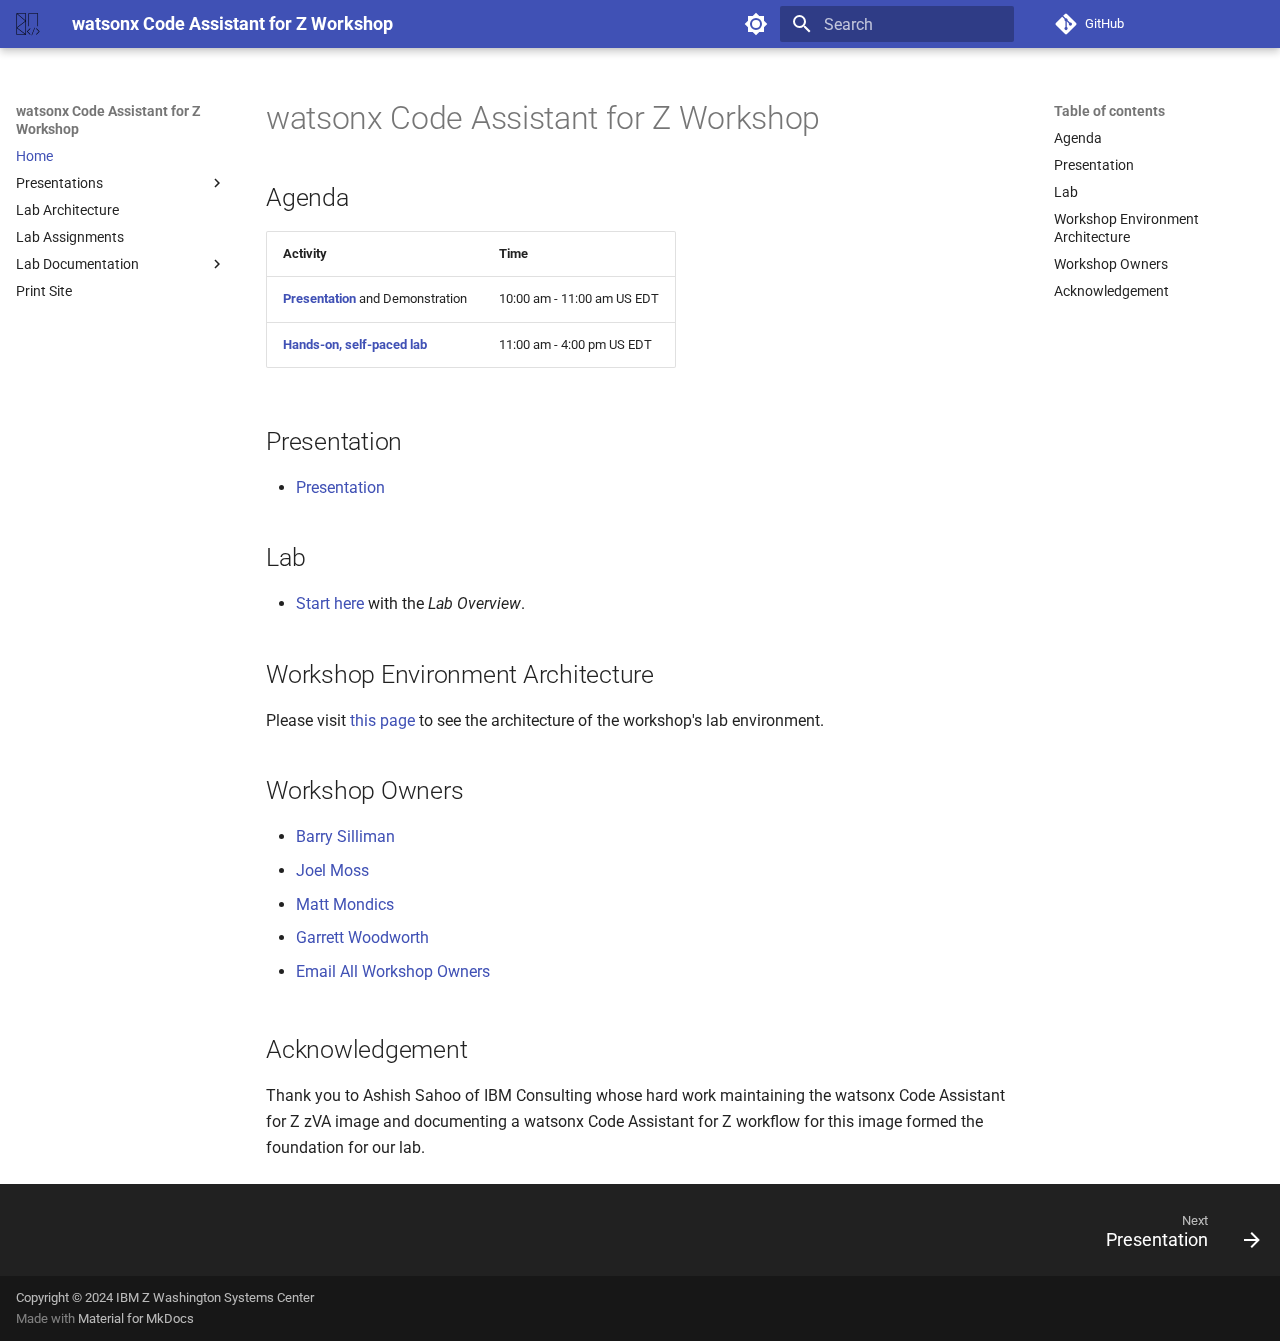
<file: index.html>
<!doctype html>
<html lang="en" class="no-js">
  <head>
    
      <meta charset="utf-8">
      <meta name="viewport" content="width=device-width,initial-scale=1">
      
      
      
        <link rel="canonical" href="https://mmondics.github.io/wsc-wca4z/">
      
      
      
        <link rel="next" href="presentations/watsonx%20Code%20Assistant%20for%20Z%20Overview%20-%20WSC%20Workshop%20July%209%202024.pdf">
      
      
      <link rel="icon" href="images/wca4z-logo.svg">
      <meta name="generator" content="mkdocs-1.5.3, mkdocs-material-9.5.17">
    
    
      
        <title>watsonx Code Assistant for Z Workshop</title>
      
    
    
      <link rel="stylesheet" href="assets/stylesheets/main.bcfcd587.min.css">
      
        
        <link rel="stylesheet" href="assets/stylesheets/palette.06af60db.min.css">
      
      


    
    
      
    
    
      
        
        
        <link rel="preconnect" href="https://fonts.gstatic.com" crossorigin>
        <link rel="stylesheet" href="https://fonts.googleapis.com/css?family=Roboto:300,300i,400,400i,700,700i%7CRoboto+Mono:400,400i,700,700i&display=fallback">
        <style>:root{--md-text-font:"Roboto";--md-code-font:"Roboto Mono"}</style>
      
    
    
      <link rel="stylesheet" href="css/print-site-enum-headings1.css">
    
      <link rel="stylesheet" href="css/print-site-enum-headings2.css">
    
      <link rel="stylesheet" href="css/print-site-enum-headings3.css">
    
      <link rel="stylesheet" href="css/print-site-enum-headings4.css">
    
      <link rel="stylesheet" href="css/print-site-enum-headings5.css">
    
      <link rel="stylesheet" href="css/print-site-enum-headings6.css">
    
      <link rel="stylesheet" href="css/print-site.css">
    
      <link rel="stylesheet" href="css/print-site-material.css">
    
      <link rel="stylesheet" href="stylesheets/extra.css">
    
    <script>__md_scope=new URL(".",location),__md_hash=e=>[...e].reduce((e,_)=>(e<<5)-e+_.charCodeAt(0),0),__md_get=(e,_=localStorage,t=__md_scope)=>JSON.parse(_.getItem(t.pathname+"."+e)),__md_set=(e,_,t=localStorage,a=__md_scope)=>{try{t.setItem(a.pathname+"."+e,JSON.stringify(_))}catch(e){}}</script>
    
      

    
    
    
  </head>
  
  
    
    
      
    
    
    
    
    <body dir="ltr" data-md-color-scheme="default" data-md-color-primary="indigo" data-md-color-accent="indigo">
  
    
    <input class="md-toggle" data-md-toggle="drawer" type="checkbox" id="__drawer" autocomplete="off">
    <input class="md-toggle" data-md-toggle="search" type="checkbox" id="__search" autocomplete="off">
    <label class="md-overlay" for="__drawer"></label>
    <div data-md-component="skip">
      
        
        <a href="#watsonx-code-assistant-for-z-workshop" class="md-skip">
          Skip to content
        </a>
      
    </div>
    <div data-md-component="announce">
      
    </div>
    
    
      

  

<header class="md-header md-header--shadow" data-md-component="header">
  <nav class="md-header__inner md-grid" aria-label="Header">
    <a href="." title="watsonx Code Assistant for Z Workshop" class="md-header__button md-logo" aria-label="watsonx Code Assistant for Z Workshop" data-md-component="logo">
      
  <img src="images/wca4z-logo.svg" alt="logo">

    </a>
    <label class="md-header__button md-icon" for="__drawer">
      
      <svg xmlns="http://www.w3.org/2000/svg" viewBox="0 0 24 24"><path d="M3 6h18v2H3V6m0 5h18v2H3v-2m0 5h18v2H3v-2Z"/></svg>
    </label>
    <div class="md-header__title" data-md-component="header-title">
      <div class="md-header__ellipsis">
        <div class="md-header__topic">
          <span class="md-ellipsis">
            watsonx Code Assistant for Z Workshop
          </span>
        </div>
        <div class="md-header__topic" data-md-component="header-topic">
          <span class="md-ellipsis">
            
              Home
            
          </span>
        </div>
      </div>
    </div>
    
      
        <form class="md-header__option" data-md-component="palette">
  
    
    
    
    <input class="md-option" data-md-color-media="" data-md-color-scheme="default" data-md-color-primary="indigo" data-md-color-accent="indigo"  aria-label="Switch to dark mode"  type="radio" name="__palette" id="__palette_0">
    
      <label class="md-header__button md-icon" title="Switch to dark mode" for="__palette_1" hidden>
        <svg xmlns="http://www.w3.org/2000/svg" viewBox="0 0 24 24"><path d="M12 8a4 4 0 0 0-4 4 4 4 0 0 0 4 4 4 4 0 0 0 4-4 4 4 0 0 0-4-4m0 10a6 6 0 0 1-6-6 6 6 0 0 1 6-6 6 6 0 0 1 6 6 6 6 0 0 1-6 6m8-9.31V4h-4.69L12 .69 8.69 4H4v4.69L.69 12 4 15.31V20h4.69L12 23.31 15.31 20H20v-4.69L23.31 12 20 8.69Z"/></svg>
      </label>
    
  
    
    
    
    <input class="md-option" data-md-color-media="" data-md-color-scheme="slate" data-md-color-primary="indigo" data-md-color-accent="indigo"  aria-label="Switch to light mode"  type="radio" name="__palette" id="__palette_1">
    
      <label class="md-header__button md-icon" title="Switch to light mode" for="__palette_2" hidden>
        <svg xmlns="http://www.w3.org/2000/svg" viewBox="0 0 24 24"><path d="M12 18c-.89 0-1.74-.2-2.5-.55C11.56 16.5 13 14.42 13 12c0-2.42-1.44-4.5-3.5-5.45C10.26 6.2 11.11 6 12 6a6 6 0 0 1 6 6 6 6 0 0 1-6 6m8-9.31V4h-4.69L12 .69 8.69 4H4v4.69L.69 12 4 15.31V20h4.69L12 23.31 15.31 20H20v-4.69L23.31 12 20 8.69Z"/></svg>
      </label>
    
  
    
    
    
    <input class="md-option" data-md-color-media="" data-md-color-scheme="default" data-md-color-primary="indigo" data-md-color-accent="indigo"  aria-hidden="true"  type="radio" name="__palette" id="__palette_2">
    
  
</form>
      
    
    
      <script>var media,input,key,value,palette=__md_get("__palette");if(palette&&palette.color){"(prefers-color-scheme)"===palette.color.media&&(media=matchMedia("(prefers-color-scheme: light)"),input=document.querySelector(media.matches?"[data-md-color-media='(prefers-color-scheme: light)']":"[data-md-color-media='(prefers-color-scheme: dark)']"),palette.color.media=input.getAttribute("data-md-color-media"),palette.color.scheme=input.getAttribute("data-md-color-scheme"),palette.color.primary=input.getAttribute("data-md-color-primary"),palette.color.accent=input.getAttribute("data-md-color-accent"));for([key,value]of Object.entries(palette.color))document.body.setAttribute("data-md-color-"+key,value)}</script>
    
    
    
      <label class="md-header__button md-icon" for="__search">
        
        <svg xmlns="http://www.w3.org/2000/svg" viewBox="0 0 24 24"><path d="M9.5 3A6.5 6.5 0 0 1 16 9.5c0 1.61-.59 3.09-1.56 4.23l.27.27h.79l5 5-1.5 1.5-5-5v-.79l-.27-.27A6.516 6.516 0 0 1 9.5 16 6.5 6.5 0 0 1 3 9.5 6.5 6.5 0 0 1 9.5 3m0 2C7 5 5 7 5 9.5S7 14 9.5 14 14 12 14 9.5 12 5 9.5 5Z"/></svg>
      </label>
      <div class="md-search" data-md-component="search" role="dialog">
  <label class="md-search__overlay" for="__search"></label>
  <div class="md-search__inner" role="search">
    <form class="md-search__form" name="search">
      <input type="text" class="md-search__input" name="query" aria-label="Search" placeholder="Search" autocapitalize="off" autocorrect="off" autocomplete="off" spellcheck="false" data-md-component="search-query" required>
      <label class="md-search__icon md-icon" for="__search">
        
        <svg xmlns="http://www.w3.org/2000/svg" viewBox="0 0 24 24"><path d="M9.5 3A6.5 6.5 0 0 1 16 9.5c0 1.61-.59 3.09-1.56 4.23l.27.27h.79l5 5-1.5 1.5-5-5v-.79l-.27-.27A6.516 6.516 0 0 1 9.5 16 6.5 6.5 0 0 1 3 9.5 6.5 6.5 0 0 1 9.5 3m0 2C7 5 5 7 5 9.5S7 14 9.5 14 14 12 14 9.5 12 5 9.5 5Z"/></svg>
        
        <svg xmlns="http://www.w3.org/2000/svg" viewBox="0 0 24 24"><path d="M20 11v2H8l5.5 5.5-1.42 1.42L4.16 12l7.92-7.92L13.5 5.5 8 11h12Z"/></svg>
      </label>
      <nav class="md-search__options" aria-label="Search">
        
        <button type="reset" class="md-search__icon md-icon" title="Clear" aria-label="Clear" tabindex="-1">
          
          <svg xmlns="http://www.w3.org/2000/svg" viewBox="0 0 24 24"><path d="M19 6.41 17.59 5 12 10.59 6.41 5 5 6.41 10.59 12 5 17.59 6.41 19 12 13.41 17.59 19 19 17.59 13.41 12 19 6.41Z"/></svg>
        </button>
      </nav>
      
        <div class="md-search__suggest" data-md-component="search-suggest"></div>
      
    </form>
    <div class="md-search__output">
      <div class="md-search__scrollwrap" data-md-scrollfix>
        <div class="md-search-result" data-md-component="search-result">
          <div class="md-search-result__meta">
            Initializing search
          </div>
          <ol class="md-search-result__list" role="presentation"></ol>
        </div>
      </div>
    </div>
  </div>
</div>
    
    
      <div class="md-header__source">
        <a href="https://github.com/mmondics/wsc-wca4z/" title="Go to repository" class="md-source" data-md-component="source">
  <div class="md-source__icon md-icon">
    
    <svg xmlns="http://www.w3.org/2000/svg" viewBox="0 0 448 512"><!--! Font Awesome Free 6.5.1 by @fontawesome - https://fontawesome.com License - https://fontawesome.com/license/free (Icons: CC BY 4.0, Fonts: SIL OFL 1.1, Code: MIT License) Copyright 2023 Fonticons, Inc.--><path d="M439.55 236.05 244 40.45a28.87 28.87 0 0 0-40.81 0l-40.66 40.63 51.52 51.52c27.06-9.14 52.68 16.77 43.39 43.68l49.66 49.66c34.23-11.8 61.18 31 35.47 56.69-26.49 26.49-70.21-2.87-56-37.34L240.22 199v121.85c25.3 12.54 22.26 41.85 9.08 55a34.34 34.34 0 0 1-48.55 0c-17.57-17.6-11.07-46.91 11.25-56v-123c-20.8-8.51-24.6-30.74-18.64-45L142.57 101 8.45 235.14a28.86 28.86 0 0 0 0 40.81l195.61 195.6a28.86 28.86 0 0 0 40.8 0l194.69-194.69a28.86 28.86 0 0 0 0-40.81z"/></svg>
  </div>
  <div class="md-source__repository">
    GitHub
  </div>
</a>
      </div>
    
  </nav>
  
</header>
    
    <div class="md-container" data-md-component="container">
      
      
        
          
        
      
      <main class="md-main" data-md-component="main">
        <div class="md-main__inner md-grid">
          
            
              
              <div class="md-sidebar md-sidebar--primary" data-md-component="sidebar" data-md-type="navigation" >
                <div class="md-sidebar__scrollwrap">
                  <div class="md-sidebar__inner">
                    



<nav class="md-nav md-nav--primary" aria-label="Navigation" data-md-level="0">
  <label class="md-nav__title" for="__drawer">
    <a href="." title="watsonx Code Assistant for Z Workshop" class="md-nav__button md-logo" aria-label="watsonx Code Assistant for Z Workshop" data-md-component="logo">
      
  <img src="images/wca4z-logo.svg" alt="logo">

    </a>
    watsonx Code Assistant for Z Workshop
  </label>
  
    <div class="md-nav__source">
      <a href="https://github.com/mmondics/wsc-wca4z/" title="Go to repository" class="md-source" data-md-component="source">
  <div class="md-source__icon md-icon">
    
    <svg xmlns="http://www.w3.org/2000/svg" viewBox="0 0 448 512"><!--! Font Awesome Free 6.5.1 by @fontawesome - https://fontawesome.com License - https://fontawesome.com/license/free (Icons: CC BY 4.0, Fonts: SIL OFL 1.1, Code: MIT License) Copyright 2023 Fonticons, Inc.--><path d="M439.55 236.05 244 40.45a28.87 28.87 0 0 0-40.81 0l-40.66 40.63 51.52 51.52c27.06-9.14 52.68 16.77 43.39 43.68l49.66 49.66c34.23-11.8 61.18 31 35.47 56.69-26.49 26.49-70.21-2.87-56-37.34L240.22 199v121.85c25.3 12.54 22.26 41.85 9.08 55a34.34 34.34 0 0 1-48.55 0c-17.57-17.6-11.07-46.91 11.25-56v-123c-20.8-8.51-24.6-30.74-18.64-45L142.57 101 8.45 235.14a28.86 28.86 0 0 0 0 40.81l195.61 195.6a28.86 28.86 0 0 0 40.8 0l194.69-194.69a28.86 28.86 0 0 0 0-40.81z"/></svg>
  </div>
  <div class="md-source__repository">
    GitHub
  </div>
</a>
    </div>
  
  <ul class="md-nav__list" data-md-scrollfix>
    
      
      
  
  
    
  
  
  
    <li class="md-nav__item md-nav__item--active">
      
      <input class="md-nav__toggle md-toggle" type="checkbox" id="__toc">
      
      
        
      
      
        <label class="md-nav__link md-nav__link--active" for="__toc">
          
  
  <span class="md-ellipsis">
    Home
  </span>
  

          <span class="md-nav__icon md-icon"></span>
        </label>
      
      <a href="." class="md-nav__link md-nav__link--active">
        
  
  <span class="md-ellipsis">
    Home
  </span>
  

      </a>
      
        

<nav class="md-nav md-nav--secondary" aria-label="Table of contents">
  
  
  
    
  
  
    <label class="md-nav__title" for="__toc">
      <span class="md-nav__icon md-icon"></span>
      Table of contents
    </label>
    <ul class="md-nav__list" data-md-component="toc" data-md-scrollfix>
      
        <li class="md-nav__item">
  <a href="#agenda" class="md-nav__link">
    <span class="md-ellipsis">
      Agenda
    </span>
  </a>
  
</li>
      
        <li class="md-nav__item">
  <a href="#presentation" class="md-nav__link">
    <span class="md-ellipsis">
      Presentation
    </span>
  </a>
  
</li>
      
        <li class="md-nav__item">
  <a href="#lab" class="md-nav__link">
    <span class="md-ellipsis">
      Lab
    </span>
  </a>
  
</li>
      
        <li class="md-nav__item">
  <a href="#workshop-environment-architecture" class="md-nav__link">
    <span class="md-ellipsis">
      Workshop Environment Architecture
    </span>
  </a>
  
</li>
      
        <li class="md-nav__item">
  <a href="#workshop-owners" class="md-nav__link">
    <span class="md-ellipsis">
      Workshop Owners
    </span>
  </a>
  
</li>
      
        <li class="md-nav__item">
  <a href="#acknowledgement" class="md-nav__link">
    <span class="md-ellipsis">
      Acknowledgement
    </span>
  </a>
  
</li>
      
    </ul>
  
</nav>
      
    </li>
  

    
      
      
  
  
  
  
    
    
    
    
    <li class="md-nav__item md-nav__item--nested">
      
        
        
        <input class="md-nav__toggle md-toggle " type="checkbox" id="__nav_2" >
        
          
          <label class="md-nav__link" for="__nav_2" id="__nav_2_label" tabindex="0">
            
  
  <span class="md-ellipsis">
    Presentations
  </span>
  

            <span class="md-nav__icon md-icon"></span>
          </label>
        
        <nav class="md-nav" data-md-level="1" aria-labelledby="__nav_2_label" aria-expanded="false">
          <label class="md-nav__title" for="__nav_2">
            <span class="md-nav__icon md-icon"></span>
            Presentations
          </label>
          <ul class="md-nav__list" data-md-scrollfix>
            
              
                
  
  
  
  
    <li class="md-nav__item">
      <a href="presentations/watsonx%20Code%20Assistant%20for%20Z%20Overview%20-%20WSC%20Workshop%20July%209%202024.pdf" class="md-nav__link">
        
  
  <span class="md-ellipsis">
    Presentation
  </span>
  

      </a>
    </li>
  

              
            
          </ul>
        </nav>
      
    </li>
  

    
      
      
  
  
  
  
    <li class="md-nav__item">
      <a href="workshop-architecture/" class="md-nav__link">
        
  
  <span class="md-ellipsis">
    Lab Architecture
  </span>
  

      </a>
    </li>
  

    
      
      
  
  
  
  
    <li class="md-nav__item">
      <a href="lab-assignments/" class="md-nav__link">
        
  
  <span class="md-ellipsis">
    Lab Assignments
  </span>
  

      </a>
    </li>
  

    
      
      
  
  
  
  
    
    
    
    
    <li class="md-nav__item md-nav__item--nested">
      
        
        
        <input class="md-nav__toggle md-toggle " type="checkbox" id="__nav_5" >
        
          
          <label class="md-nav__link" for="__nav_5" id="__nav_5_label" tabindex="0">
            
  
  <span class="md-ellipsis">
    Lab Documentation
  </span>
  

            <span class="md-nav__icon md-icon"></span>
          </label>
        
        <nav class="md-nav" data-md-level="1" aria-labelledby="__nav_5_label" aria-expanded="false">
          <label class="md-nav__title" for="__nav_5">
            <span class="md-nav__icon md-icon"></span>
            Lab Documentation
          </label>
          <ul class="md-nav__list" data-md-scrollfix>
            
              
                
  
  
  
  
    <li class="md-nav__item">
      <a href="labs/overview/" class="md-nav__link">
        
  
  <span class="md-ellipsis">
    Lab Overview
  </span>
  

      </a>
    </li>
  

              
            
              
                
  
  
  
  
    <li class="md-nav__item">
      <a href="labs/understand/" class="md-nav__link">
        
  
  <span class="md-ellipsis">
    Understand Phase
  </span>
  

      </a>
    </li>
  

              
            
              
                
  
  
  
  
    <li class="md-nav__item">
      <a href="labs/refactor/" class="md-nav__link">
        
  
  <span class="md-ellipsis">
    Refactor Phase
  </span>
  

      </a>
    </li>
  

              
            
              
                
  
  
  
  
    <li class="md-nav__item">
      <a href="labs/transform/" class="md-nav__link">
        
  
  <span class="md-ellipsis">
    Transform Phase
  </span>
  

      </a>
    </li>
  

              
            
              
                
  
  
  
  
    <li class="md-nav__item">
      <a href="labs/validate/" class="md-nav__link">
        
  
  <span class="md-ellipsis">
    Validate Phase
  </span>
  

      </a>
    </li>
  

              
            
          </ul>
        </nav>
      
    </li>
  

    
      
      
  
  
  
  
    <li class="md-nav__item">
      <a href="print_page/" class="md-nav__link">
        
  
  <span class="md-ellipsis">
    Print Site
  </span>
  

      </a>
    </li>
  

    
  </ul>
</nav>
                  </div>
                </div>
              </div>
            
            
              
              <div class="md-sidebar md-sidebar--secondary" data-md-component="sidebar" data-md-type="toc" >
                <div class="md-sidebar__scrollwrap">
                  <div class="md-sidebar__inner">
                    

<nav class="md-nav md-nav--secondary" aria-label="Table of contents">
  
  
  
    
  
  
    <label class="md-nav__title" for="__toc">
      <span class="md-nav__icon md-icon"></span>
      Table of contents
    </label>
    <ul class="md-nav__list" data-md-component="toc" data-md-scrollfix>
      
        <li class="md-nav__item">
  <a href="#agenda" class="md-nav__link">
    <span class="md-ellipsis">
      Agenda
    </span>
  </a>
  
</li>
      
        <li class="md-nav__item">
  <a href="#presentation" class="md-nav__link">
    <span class="md-ellipsis">
      Presentation
    </span>
  </a>
  
</li>
      
        <li class="md-nav__item">
  <a href="#lab" class="md-nav__link">
    <span class="md-ellipsis">
      Lab
    </span>
  </a>
  
</li>
      
        <li class="md-nav__item">
  <a href="#workshop-environment-architecture" class="md-nav__link">
    <span class="md-ellipsis">
      Workshop Environment Architecture
    </span>
  </a>
  
</li>
      
        <li class="md-nav__item">
  <a href="#workshop-owners" class="md-nav__link">
    <span class="md-ellipsis">
      Workshop Owners
    </span>
  </a>
  
</li>
      
        <li class="md-nav__item">
  <a href="#acknowledgement" class="md-nav__link">
    <span class="md-ellipsis">
      Acknowledgement
    </span>
  </a>
  
</li>
      
    </ul>
  
</nav>
                  </div>
                </div>
              </div>
            
          
          
            <div class="md-content" data-md-component="content">
              <article class="md-content__inner md-typeset">
                
                  

  
  


<h1 id="watsonx-code-assistant-for-z-workshop">watsonx Code Assistant for Z Workshop<a class="headerlink" href="#watsonx-code-assistant-for-z-workshop" title="Permanent link">&para;</a></h1>
<h2 id="agenda">Agenda<a class="headerlink" href="#agenda" title="Permanent link">&para;</a></h2>
<table>
<thead>
<tr>
<th>Activity</th>
<th>Time</th>
</tr>
</thead>
<tbody>
<tr>
<td><a href="#presentation"><strong>Presentation</strong></a> and Demonstration</td>
<td>10:00 am - 11:00 am US EDT</td>
</tr>
<tr>
<td><a href="#lab"><strong>Hands-on, self-paced lab</strong></a></td>
<td>11:00 am - 4:00 pm US EDT</td>
</tr>
</tbody>
</table>
<h2 id="presentation">Presentation<a class="headerlink" href="#presentation" title="Permanent link">&para;</a></h2>
<ul>
<li><a href="presentations/watsonx%20Code%20Assistant%20for%20Z%20Overview%20-%20WSC%20Workshop%20July%209%202024.pdf">Presentation</a></li>
</ul>
<h2 id="lab">Lab<a class="headerlink" href="#lab" title="Permanent link">&para;</a></h2>
<ul>
<li><a href="labs/overview/">Start here</a> with the <em>Lab Overview</em>.</li>
</ul>
<h2 id="workshop-environment-architecture">Workshop Environment Architecture<a class="headerlink" href="#workshop-environment-architecture" title="Permanent link">&para;</a></h2>
<p>Please visit <a href="workshop-architecture/">this page</a> to see the architecture of the workshop's lab environment.</p>
<h2 id="workshop-owners">Workshop Owners<a class="headerlink" href="#workshop-owners" title="Permanent link">&para;</a></h2>
<ul>
<li><a href="mailto:silliman@us.ibm.com">Barry Silliman</a></li>
<li><a href="mailto:jmoss@us.ibm.com">Joel Moss</a></li>
<li><a href="mailto:matt.mondics@ibm.com">Matt Mondics</a></li>
<li>
<p><a href="mailto:garrett.lee.woodworth@ibm.com">Garrett Woodworth</a></p>
</li>
<li>
<p><a href="mailto:silliman@us.ibm.com,jmoss@us.ibm.com,matt.mondics@ibm.com,garrett.lee.woodworth@ibm.com">Email All Workshop Owners</a></p>
</li>
</ul>
<h2 id="acknowledgement">Acknowledgement<a class="headerlink" href="#acknowledgement" title="Permanent link">&para;</a></h2>
<p>Thank you to Ashish Sahoo of IBM Consulting whose hard work maintaining the watsonx Code Assistant for Z zVA image and documenting a watsonx Code Assistant for Z workflow for this image formed the foundation for our lab.</p>












                
              </article>
            </div>
          
          
<script>var target=document.getElementById(location.hash.slice(1));target&&target.name&&(target.checked=target.name.startsWith("__tabbed_"))</script>
        </div>
        
      </main>
      
        <footer class="md-footer">
  
    
      
      <nav class="md-footer__inner md-grid" aria-label="Footer" >
        
        
          
          <a href="presentations/watsonx%20Code%20Assistant%20for%20Z%20Overview%20-%20WSC%20Workshop%20July%209%202024.pdf" class="md-footer__link md-footer__link--next" aria-label="Next: Presentation">
            <div class="md-footer__title">
              <span class="md-footer__direction">
                Next
              </span>
              <div class="md-ellipsis">
                Presentation
              </div>
            </div>
            <div class="md-footer__button md-icon">
              
              <svg xmlns="http://www.w3.org/2000/svg" viewBox="0 0 24 24"><path d="M4 11v2h12l-5.5 5.5 1.42 1.42L19.84 12l-7.92-7.92L10.5 5.5 16 11H4Z"/></svg>
            </div>
          </a>
        
      </nav>
    
  
  <div class="md-footer-meta md-typeset">
    <div class="md-footer-meta__inner md-grid">
      <div class="md-copyright">
  
    <div class="md-copyright__highlight">
      Copyright © 2024 IBM Z Washington Systems Center
    </div>
  
  
    Made with
    <a href="https://squidfunk.github.io/mkdocs-material/" target="_blank" rel="noopener">
      Material for MkDocs
    </a>
  
</div>
      
    </div>
  </div>
</footer>
      
    </div>
    <div class="md-dialog" data-md-component="dialog">
      <div class="md-dialog__inner md-typeset"></div>
    </div>
    
      <div class="md-progress" data-md-component="progress" role="progressbar"></div>
    
    
    <script id="__config" type="application/json">{"base": ".", "features": ["search.suggest", "search.highlight", "navigation.instant", "navigation.instant.progress", "navigation.footer"], "search": "assets/javascripts/workers/search.b8dbb3d2.min.js", "translations": {"clipboard.copied": "Copied to clipboard", "clipboard.copy": "Copy to clipboard", "search.result.more.one": "1 more on this page", "search.result.more.other": "# more on this page", "search.result.none": "No matching documents", "search.result.one": "1 matching document", "search.result.other": "# matching documents", "search.result.placeholder": "Type to start searching", "search.result.term.missing": "Missing", "select.version": "Select version"}}</script>
    
    
      <script src="assets/javascripts/bundle.1e8ae164.min.js"></script>
      
        <script src="js/print-site.js"></script>
      
    
  </body>
</html>
</file>
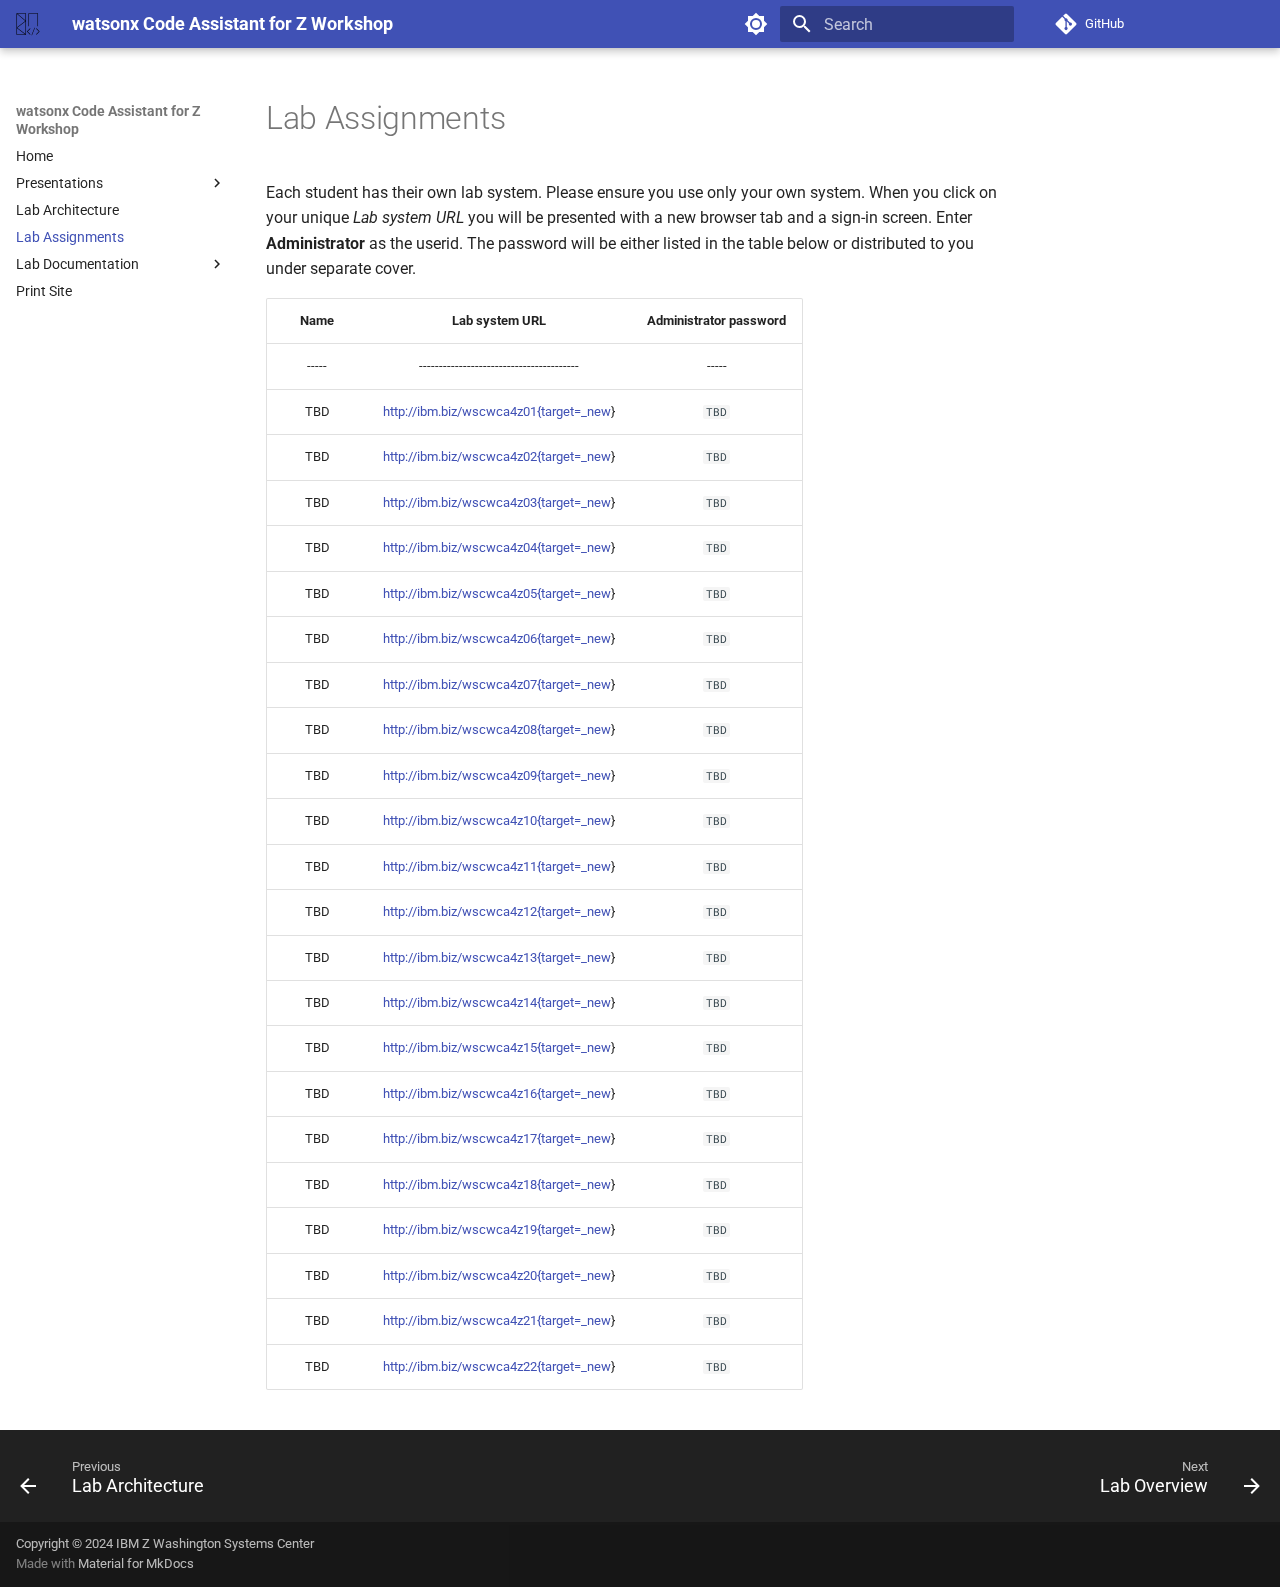
<file: lab-assignments/index.html>
<!doctype html>
<html lang="en" class="no-js">
  <head>
    
      <meta charset="utf-8">
      <meta name="viewport" content="width=device-width,initial-scale=1">
      
      
      
        <link rel="canonical" href="https://mmondics.github.io/wsc-wca4z/lab-assignments/">
      
      
        <link rel="prev" href="../workshop-architecture/">
      
      
        <link rel="next" href="../labs/overview/">
      
      
      <link rel="icon" href="../images/wca4z-logo.svg">
      <meta name="generator" content="mkdocs-1.5.3, mkdocs-material-9.5.17">
    
    
      
        <title>Lab Assignments - watsonx Code Assistant for Z Workshop</title>
      
    
    
      <link rel="stylesheet" href="../assets/stylesheets/main.bcfcd587.min.css">
      
        
        <link rel="stylesheet" href="../assets/stylesheets/palette.06af60db.min.css">
      
      


    
    
      
    
    
      
        
        
        <link rel="preconnect" href="https://fonts.gstatic.com" crossorigin>
        <link rel="stylesheet" href="https://fonts.googleapis.com/css?family=Roboto:300,300i,400,400i,700,700i%7CRoboto+Mono:400,400i,700,700i&display=fallback">
        <style>:root{--md-text-font:"Roboto";--md-code-font:"Roboto Mono"}</style>
      
    
    
      <link rel="stylesheet" href="../css/print-site-enum-headings1.css">
    
      <link rel="stylesheet" href="../css/print-site-enum-headings2.css">
    
      <link rel="stylesheet" href="../css/print-site-enum-headings3.css">
    
      <link rel="stylesheet" href="../css/print-site-enum-headings4.css">
    
      <link rel="stylesheet" href="../css/print-site-enum-headings5.css">
    
      <link rel="stylesheet" href="../css/print-site-enum-headings6.css">
    
      <link rel="stylesheet" href="../css/print-site.css">
    
      <link rel="stylesheet" href="../css/print-site-material.css">
    
      <link rel="stylesheet" href="../stylesheets/extra.css">
    
    <script>__md_scope=new URL("..",location),__md_hash=e=>[...e].reduce((e,_)=>(e<<5)-e+_.charCodeAt(0),0),__md_get=(e,_=localStorage,t=__md_scope)=>JSON.parse(_.getItem(t.pathname+"."+e)),__md_set=(e,_,t=localStorage,a=__md_scope)=>{try{t.setItem(a.pathname+"."+e,JSON.stringify(_))}catch(e){}}</script>
    
      

    
    
    
  </head>
  
  
    
    
      
    
    
    
    
    <body dir="ltr" data-md-color-scheme="default" data-md-color-primary="indigo" data-md-color-accent="indigo">
  
    
    <input class="md-toggle" data-md-toggle="drawer" type="checkbox" id="__drawer" autocomplete="off">
    <input class="md-toggle" data-md-toggle="search" type="checkbox" id="__search" autocomplete="off">
    <label class="md-overlay" for="__drawer"></label>
    <div data-md-component="skip">
      
        
        <a href="#lab-assignments" class="md-skip">
          Skip to content
        </a>
      
    </div>
    <div data-md-component="announce">
      
    </div>
    
    
      

  

<header class="md-header md-header--shadow" data-md-component="header">
  <nav class="md-header__inner md-grid" aria-label="Header">
    <a href=".." title="watsonx Code Assistant for Z Workshop" class="md-header__button md-logo" aria-label="watsonx Code Assistant for Z Workshop" data-md-component="logo">
      
  <img src="../images/wca4z-logo.svg" alt="logo">

    </a>
    <label class="md-header__button md-icon" for="__drawer">
      
      <svg xmlns="http://www.w3.org/2000/svg" viewBox="0 0 24 24"><path d="M3 6h18v2H3V6m0 5h18v2H3v-2m0 5h18v2H3v-2Z"/></svg>
    </label>
    <div class="md-header__title" data-md-component="header-title">
      <div class="md-header__ellipsis">
        <div class="md-header__topic">
          <span class="md-ellipsis">
            watsonx Code Assistant for Z Workshop
          </span>
        </div>
        <div class="md-header__topic" data-md-component="header-topic">
          <span class="md-ellipsis">
            
              Lab Assignments
            
          </span>
        </div>
      </div>
    </div>
    
      
        <form class="md-header__option" data-md-component="palette">
  
    
    
    
    <input class="md-option" data-md-color-media="" data-md-color-scheme="default" data-md-color-primary="indigo" data-md-color-accent="indigo"  aria-label="Switch to dark mode"  type="radio" name="__palette" id="__palette_0">
    
      <label class="md-header__button md-icon" title="Switch to dark mode" for="__palette_1" hidden>
        <svg xmlns="http://www.w3.org/2000/svg" viewBox="0 0 24 24"><path d="M12 8a4 4 0 0 0-4 4 4 4 0 0 0 4 4 4 4 0 0 0 4-4 4 4 0 0 0-4-4m0 10a6 6 0 0 1-6-6 6 6 0 0 1 6-6 6 6 0 0 1 6 6 6 6 0 0 1-6 6m8-9.31V4h-4.69L12 .69 8.69 4H4v4.69L.69 12 4 15.31V20h4.69L12 23.31 15.31 20H20v-4.69L23.31 12 20 8.69Z"/></svg>
      </label>
    
  
    
    
    
    <input class="md-option" data-md-color-media="" data-md-color-scheme="slate" data-md-color-primary="indigo" data-md-color-accent="indigo"  aria-label="Switch to light mode"  type="radio" name="__palette" id="__palette_1">
    
      <label class="md-header__button md-icon" title="Switch to light mode" for="__palette_2" hidden>
        <svg xmlns="http://www.w3.org/2000/svg" viewBox="0 0 24 24"><path d="M12 18c-.89 0-1.74-.2-2.5-.55C11.56 16.5 13 14.42 13 12c0-2.42-1.44-4.5-3.5-5.45C10.26 6.2 11.11 6 12 6a6 6 0 0 1 6 6 6 6 0 0 1-6 6m8-9.31V4h-4.69L12 .69 8.69 4H4v4.69L.69 12 4 15.31V20h4.69L12 23.31 15.31 20H20v-4.69L23.31 12 20 8.69Z"/></svg>
      </label>
    
  
    
    
    
    <input class="md-option" data-md-color-media="" data-md-color-scheme="default" data-md-color-primary="indigo" data-md-color-accent="indigo"  aria-hidden="true"  type="radio" name="__palette" id="__palette_2">
    
  
</form>
      
    
    
      <script>var media,input,key,value,palette=__md_get("__palette");if(palette&&palette.color){"(prefers-color-scheme)"===palette.color.media&&(media=matchMedia("(prefers-color-scheme: light)"),input=document.querySelector(media.matches?"[data-md-color-media='(prefers-color-scheme: light)']":"[data-md-color-media='(prefers-color-scheme: dark)']"),palette.color.media=input.getAttribute("data-md-color-media"),palette.color.scheme=input.getAttribute("data-md-color-scheme"),palette.color.primary=input.getAttribute("data-md-color-primary"),palette.color.accent=input.getAttribute("data-md-color-accent"));for([key,value]of Object.entries(palette.color))document.body.setAttribute("data-md-color-"+key,value)}</script>
    
    
    
      <label class="md-header__button md-icon" for="__search">
        
        <svg xmlns="http://www.w3.org/2000/svg" viewBox="0 0 24 24"><path d="M9.5 3A6.5 6.5 0 0 1 16 9.5c0 1.61-.59 3.09-1.56 4.23l.27.27h.79l5 5-1.5 1.5-5-5v-.79l-.27-.27A6.516 6.516 0 0 1 9.5 16 6.5 6.5 0 0 1 3 9.5 6.5 6.5 0 0 1 9.5 3m0 2C7 5 5 7 5 9.5S7 14 9.5 14 14 12 14 9.5 12 5 9.5 5Z"/></svg>
      </label>
      <div class="md-search" data-md-component="search" role="dialog">
  <label class="md-search__overlay" for="__search"></label>
  <div class="md-search__inner" role="search">
    <form class="md-search__form" name="search">
      <input type="text" class="md-search__input" name="query" aria-label="Search" placeholder="Search" autocapitalize="off" autocorrect="off" autocomplete="off" spellcheck="false" data-md-component="search-query" required>
      <label class="md-search__icon md-icon" for="__search">
        
        <svg xmlns="http://www.w3.org/2000/svg" viewBox="0 0 24 24"><path d="M9.5 3A6.5 6.5 0 0 1 16 9.5c0 1.61-.59 3.09-1.56 4.23l.27.27h.79l5 5-1.5 1.5-5-5v-.79l-.27-.27A6.516 6.516 0 0 1 9.5 16 6.5 6.5 0 0 1 3 9.5 6.5 6.5 0 0 1 9.5 3m0 2C7 5 5 7 5 9.5S7 14 9.5 14 14 12 14 9.5 12 5 9.5 5Z"/></svg>
        
        <svg xmlns="http://www.w3.org/2000/svg" viewBox="0 0 24 24"><path d="M20 11v2H8l5.5 5.5-1.42 1.42L4.16 12l7.92-7.92L13.5 5.5 8 11h12Z"/></svg>
      </label>
      <nav class="md-search__options" aria-label="Search">
        
        <button type="reset" class="md-search__icon md-icon" title="Clear" aria-label="Clear" tabindex="-1">
          
          <svg xmlns="http://www.w3.org/2000/svg" viewBox="0 0 24 24"><path d="M19 6.41 17.59 5 12 10.59 6.41 5 5 6.41 10.59 12 5 17.59 6.41 19 12 13.41 17.59 19 19 17.59 13.41 12 19 6.41Z"/></svg>
        </button>
      </nav>
      
        <div class="md-search__suggest" data-md-component="search-suggest"></div>
      
    </form>
    <div class="md-search__output">
      <div class="md-search__scrollwrap" data-md-scrollfix>
        <div class="md-search-result" data-md-component="search-result">
          <div class="md-search-result__meta">
            Initializing search
          </div>
          <ol class="md-search-result__list" role="presentation"></ol>
        </div>
      </div>
    </div>
  </div>
</div>
    
    
      <div class="md-header__source">
        <a href="https://github.com/mmondics/wsc-wca4z/" title="Go to repository" class="md-source" data-md-component="source">
  <div class="md-source__icon md-icon">
    
    <svg xmlns="http://www.w3.org/2000/svg" viewBox="0 0 448 512"><!--! Font Awesome Free 6.5.1 by @fontawesome - https://fontawesome.com License - https://fontawesome.com/license/free (Icons: CC BY 4.0, Fonts: SIL OFL 1.1, Code: MIT License) Copyright 2023 Fonticons, Inc.--><path d="M439.55 236.05 244 40.45a28.87 28.87 0 0 0-40.81 0l-40.66 40.63 51.52 51.52c27.06-9.14 52.68 16.77 43.39 43.68l49.66 49.66c34.23-11.8 61.18 31 35.47 56.69-26.49 26.49-70.21-2.87-56-37.34L240.22 199v121.85c25.3 12.54 22.26 41.85 9.08 55a34.34 34.34 0 0 1-48.55 0c-17.57-17.6-11.07-46.91 11.25-56v-123c-20.8-8.51-24.6-30.74-18.64-45L142.57 101 8.45 235.14a28.86 28.86 0 0 0 0 40.81l195.61 195.6a28.86 28.86 0 0 0 40.8 0l194.69-194.69a28.86 28.86 0 0 0 0-40.81z"/></svg>
  </div>
  <div class="md-source__repository">
    GitHub
  </div>
</a>
      </div>
    
  </nav>
  
</header>
    
    <div class="md-container" data-md-component="container">
      
      
        
          
        
      
      <main class="md-main" data-md-component="main">
        <div class="md-main__inner md-grid">
          
            
              
              <div class="md-sidebar md-sidebar--primary" data-md-component="sidebar" data-md-type="navigation" >
                <div class="md-sidebar__scrollwrap">
                  <div class="md-sidebar__inner">
                    



<nav class="md-nav md-nav--primary" aria-label="Navigation" data-md-level="0">
  <label class="md-nav__title" for="__drawer">
    <a href=".." title="watsonx Code Assistant for Z Workshop" class="md-nav__button md-logo" aria-label="watsonx Code Assistant for Z Workshop" data-md-component="logo">
      
  <img src="../images/wca4z-logo.svg" alt="logo">

    </a>
    watsonx Code Assistant for Z Workshop
  </label>
  
    <div class="md-nav__source">
      <a href="https://github.com/mmondics/wsc-wca4z/" title="Go to repository" class="md-source" data-md-component="source">
  <div class="md-source__icon md-icon">
    
    <svg xmlns="http://www.w3.org/2000/svg" viewBox="0 0 448 512"><!--! Font Awesome Free 6.5.1 by @fontawesome - https://fontawesome.com License - https://fontawesome.com/license/free (Icons: CC BY 4.0, Fonts: SIL OFL 1.1, Code: MIT License) Copyright 2023 Fonticons, Inc.--><path d="M439.55 236.05 244 40.45a28.87 28.87 0 0 0-40.81 0l-40.66 40.63 51.52 51.52c27.06-9.14 52.68 16.77 43.39 43.68l49.66 49.66c34.23-11.8 61.18 31 35.47 56.69-26.49 26.49-70.21-2.87-56-37.34L240.22 199v121.85c25.3 12.54 22.26 41.85 9.08 55a34.34 34.34 0 0 1-48.55 0c-17.57-17.6-11.07-46.91 11.25-56v-123c-20.8-8.51-24.6-30.74-18.64-45L142.57 101 8.45 235.14a28.86 28.86 0 0 0 0 40.81l195.61 195.6a28.86 28.86 0 0 0 40.8 0l194.69-194.69a28.86 28.86 0 0 0 0-40.81z"/></svg>
  </div>
  <div class="md-source__repository">
    GitHub
  </div>
</a>
    </div>
  
  <ul class="md-nav__list" data-md-scrollfix>
    
      
      
  
  
  
  
    <li class="md-nav__item">
      <a href=".." class="md-nav__link">
        
  
  <span class="md-ellipsis">
    Home
  </span>
  

      </a>
    </li>
  

    
      
      
  
  
  
  
    
    
    
    
    <li class="md-nav__item md-nav__item--nested">
      
        
        
        <input class="md-nav__toggle md-toggle " type="checkbox" id="__nav_2" >
        
          
          <label class="md-nav__link" for="__nav_2" id="__nav_2_label" tabindex="0">
            
  
  <span class="md-ellipsis">
    Presentations
  </span>
  

            <span class="md-nav__icon md-icon"></span>
          </label>
        
        <nav class="md-nav" data-md-level="1" aria-labelledby="__nav_2_label" aria-expanded="false">
          <label class="md-nav__title" for="__nav_2">
            <span class="md-nav__icon md-icon"></span>
            Presentations
          </label>
          <ul class="md-nav__list" data-md-scrollfix>
            
              
                
  
  
  
  
    <li class="md-nav__item">
      <a href="../presentations/watsonx%20Code%20Assistant%20for%20Z%20Overview%20-%20WSC%20Workshop%20July%209%202024.pdf" class="md-nav__link">
        
  
  <span class="md-ellipsis">
    Presentation
  </span>
  

      </a>
    </li>
  

              
            
          </ul>
        </nav>
      
    </li>
  

    
      
      
  
  
  
  
    <li class="md-nav__item">
      <a href="../workshop-architecture/" class="md-nav__link">
        
  
  <span class="md-ellipsis">
    Lab Architecture
  </span>
  

      </a>
    </li>
  

    
      
      
  
  
    
  
  
  
    <li class="md-nav__item md-nav__item--active">
      
      <input class="md-nav__toggle md-toggle" type="checkbox" id="__toc">
      
      
        
      
      
      <a href="./" class="md-nav__link md-nav__link--active">
        
  
  <span class="md-ellipsis">
    Lab Assignments
  </span>
  

      </a>
      
    </li>
  

    
      
      
  
  
  
  
    
    
    
    
    <li class="md-nav__item md-nav__item--nested">
      
        
        
        <input class="md-nav__toggle md-toggle " type="checkbox" id="__nav_5" >
        
          
          <label class="md-nav__link" for="__nav_5" id="__nav_5_label" tabindex="0">
            
  
  <span class="md-ellipsis">
    Lab Documentation
  </span>
  

            <span class="md-nav__icon md-icon"></span>
          </label>
        
        <nav class="md-nav" data-md-level="1" aria-labelledby="__nav_5_label" aria-expanded="false">
          <label class="md-nav__title" for="__nav_5">
            <span class="md-nav__icon md-icon"></span>
            Lab Documentation
          </label>
          <ul class="md-nav__list" data-md-scrollfix>
            
              
                
  
  
  
  
    <li class="md-nav__item">
      <a href="../labs/overview/" class="md-nav__link">
        
  
  <span class="md-ellipsis">
    Lab Overview
  </span>
  

      </a>
    </li>
  

              
            
              
                
  
  
  
  
    <li class="md-nav__item">
      <a href="../labs/understand/" class="md-nav__link">
        
  
  <span class="md-ellipsis">
    Understand Phase
  </span>
  

      </a>
    </li>
  

              
            
              
                
  
  
  
  
    <li class="md-nav__item">
      <a href="../labs/refactor/" class="md-nav__link">
        
  
  <span class="md-ellipsis">
    Refactor Phase
  </span>
  

      </a>
    </li>
  

              
            
              
                
  
  
  
  
    <li class="md-nav__item">
      <a href="../labs/transform/" class="md-nav__link">
        
  
  <span class="md-ellipsis">
    Transform Phase
  </span>
  

      </a>
    </li>
  

              
            
              
                
  
  
  
  
    <li class="md-nav__item">
      <a href="../labs/validate/" class="md-nav__link">
        
  
  <span class="md-ellipsis">
    Validate Phase
  </span>
  

      </a>
    </li>
  

              
            
          </ul>
        </nav>
      
    </li>
  

    
      
      
  
  
  
  
    <li class="md-nav__item">
      <a href="../print_page/" class="md-nav__link">
        
  
  <span class="md-ellipsis">
    Print Site
  </span>
  

      </a>
    </li>
  

    
  </ul>
</nav>
                  </div>
                </div>
              </div>
            
            
              
              <div class="md-sidebar md-sidebar--secondary" data-md-component="sidebar" data-md-type="toc" >
                <div class="md-sidebar__scrollwrap">
                  <div class="md-sidebar__inner">
                    

<nav class="md-nav md-nav--secondary" aria-label="Table of contents">
  
  
  
    
  
  
</nav>
                  </div>
                </div>
              </div>
            
          
          
            <div class="md-content" data-md-component="content">
              <article class="md-content__inner md-typeset">
                
                  

  
  


<h1 id="lab-assignments">Lab Assignments<a class="headerlink" href="#lab-assignments" title="Permanent link">&para;</a></h1>
<p>Each student has their own lab system.   Please ensure you use only your own system.  When you click on your unique <em>Lab system URL</em> you will be presented with a new browser tab and a sign-in screen.   Enter <strong>Administrator</strong> as the userid. The password will be either listed in the table below or distributed to you under separate cover.</p>
<table>
<thead>
<tr>
<th style="text-align: center;">Name</th>
<th style="text-align: center;">Lab system URL</th>
<th style="text-align: center;">Administrator password</th>
</tr>
</thead>
<tbody>
<tr>
<td style="text-align: center;">-----</td>
<td style="text-align: center;">----------------------------------------</td>
<td style="text-align: center;">-----</td>
</tr>
<tr>
<td style="text-align: center;">TBD</td>
<td style="text-align: center;"><a href="http://ibm.biz/wscwca4z01{target=_new">http://ibm.biz/wscwca4z01{target=_new</a>}</td>
<td style="text-align: center;"><code>TBD</code></td>
</tr>
<tr>
<td style="text-align: center;">TBD</td>
<td style="text-align: center;"><a href="http://ibm.biz/wscwca4z02{target=_new">http://ibm.biz/wscwca4z02{target=_new</a>}</td>
<td style="text-align: center;"><code>TBD</code></td>
</tr>
<tr>
<td style="text-align: center;">TBD</td>
<td style="text-align: center;"><a href="http://ibm.biz/wscwca4z03{target=_new">http://ibm.biz/wscwca4z03{target=_new</a>}</td>
<td style="text-align: center;"><code>TBD</code></td>
</tr>
<tr>
<td style="text-align: center;">TBD</td>
<td style="text-align: center;"><a href="http://ibm.biz/wscwca4z04{target=_new">http://ibm.biz/wscwca4z04{target=_new</a>}</td>
<td style="text-align: center;"><code>TBD</code></td>
</tr>
<tr>
<td style="text-align: center;">TBD</td>
<td style="text-align: center;"><a href="http://ibm.biz/wscwca4z05{target=_new">http://ibm.biz/wscwca4z05{target=_new</a>}</td>
<td style="text-align: center;"><code>TBD</code></td>
</tr>
<tr>
<td style="text-align: center;">TBD</td>
<td style="text-align: center;"><a href="http://ibm.biz/wscwca4z06{target=_new">http://ibm.biz/wscwca4z06{target=_new</a>}</td>
<td style="text-align: center;"><code>TBD</code></td>
</tr>
<tr>
<td style="text-align: center;">TBD</td>
<td style="text-align: center;"><a href="http://ibm.biz/wscwca4z07{target=_new">http://ibm.biz/wscwca4z07{target=_new</a>}</td>
<td style="text-align: center;"><code>TBD</code></td>
</tr>
<tr>
<td style="text-align: center;">TBD</td>
<td style="text-align: center;"><a href="http://ibm.biz/wscwca4z08{target=_new">http://ibm.biz/wscwca4z08{target=_new</a>}</td>
<td style="text-align: center;"><code>TBD</code></td>
</tr>
<tr>
<td style="text-align: center;">TBD</td>
<td style="text-align: center;"><a href="http://ibm.biz/wscwca4z09{target=_new">http://ibm.biz/wscwca4z09{target=_new</a>}</td>
<td style="text-align: center;"><code>TBD</code></td>
</tr>
<tr>
<td style="text-align: center;">TBD</td>
<td style="text-align: center;"><a href="http://ibm.biz/wscwca4z10{target=_new">http://ibm.biz/wscwca4z10{target=_new</a>}</td>
<td style="text-align: center;"><code>TBD</code></td>
</tr>
<tr>
<td style="text-align: center;">TBD</td>
<td style="text-align: center;"><a href="http://ibm.biz/wscwca4z11{target=_new">http://ibm.biz/wscwca4z11{target=_new</a>}</td>
<td style="text-align: center;"><code>TBD</code></td>
</tr>
<tr>
<td style="text-align: center;">TBD</td>
<td style="text-align: center;"><a href="http://ibm.biz/wscwca4z12{target=_new">http://ibm.biz/wscwca4z12{target=_new</a>}</td>
<td style="text-align: center;"><code>TBD</code></td>
</tr>
<tr>
<td style="text-align: center;">TBD</td>
<td style="text-align: center;"><a href="http://ibm.biz/wscwca4z13{target=_new">http://ibm.biz/wscwca4z13{target=_new</a>}</td>
<td style="text-align: center;"><code>TBD</code></td>
</tr>
<tr>
<td style="text-align: center;">TBD</td>
<td style="text-align: center;"><a href="http://ibm.biz/wscwca4z14{target=_new">http://ibm.biz/wscwca4z14{target=_new</a>}</td>
<td style="text-align: center;"><code>TBD</code></td>
</tr>
<tr>
<td style="text-align: center;">TBD</td>
<td style="text-align: center;"><a href="http://ibm.biz/wscwca4z15{target=_new">http://ibm.biz/wscwca4z15{target=_new</a>}</td>
<td style="text-align: center;"><code>TBD</code></td>
</tr>
<tr>
<td style="text-align: center;">TBD</td>
<td style="text-align: center;"><a href="http://ibm.biz/wscwca4z16{target=_new">http://ibm.biz/wscwca4z16{target=_new</a>}</td>
<td style="text-align: center;"><code>TBD</code></td>
</tr>
<tr>
<td style="text-align: center;">TBD</td>
<td style="text-align: center;"><a href="http://ibm.biz/wscwca4z17{target=_new">http://ibm.biz/wscwca4z17{target=_new</a>}</td>
<td style="text-align: center;"><code>TBD</code></td>
</tr>
<tr>
<td style="text-align: center;">TBD</td>
<td style="text-align: center;"><a href="http://ibm.biz/wscwca4z18{target=_new">http://ibm.biz/wscwca4z18{target=_new</a>}</td>
<td style="text-align: center;"><code>TBD</code></td>
</tr>
<tr>
<td style="text-align: center;">TBD</td>
<td style="text-align: center;"><a href="http://ibm.biz/wscwca4z19{target=_new">http://ibm.biz/wscwca4z19{target=_new</a>}</td>
<td style="text-align: center;"><code>TBD</code></td>
</tr>
<tr>
<td style="text-align: center;">TBD</td>
<td style="text-align: center;"><a href="http://ibm.biz/wscwca4z20{target=_new">http://ibm.biz/wscwca4z20{target=_new</a>}</td>
<td style="text-align: center;"><code>TBD</code></td>
</tr>
<tr>
<td style="text-align: center;">TBD</td>
<td style="text-align: center;"><a href="http://ibm.biz/wscwca4z21{target=_new">http://ibm.biz/wscwca4z21{target=_new</a>}</td>
<td style="text-align: center;"><code>TBD</code></td>
</tr>
<tr>
<td style="text-align: center;">TBD</td>
<td style="text-align: center;"><a href="http://ibm.biz/wscwca4z22{target=_new">http://ibm.biz/wscwca4z22{target=_new</a>}</td>
<td style="text-align: center;"><code>TBD</code></td>
</tr>
</tbody>
</table>












                
              </article>
            </div>
          
          
<script>var target=document.getElementById(location.hash.slice(1));target&&target.name&&(target.checked=target.name.startsWith("__tabbed_"))</script>
        </div>
        
      </main>
      
        <footer class="md-footer">
  
    
      
      <nav class="md-footer__inner md-grid" aria-label="Footer" >
        
          
          <a href="../workshop-architecture/" class="md-footer__link md-footer__link--prev" aria-label="Previous: Lab Architecture">
            <div class="md-footer__button md-icon">
              
              <svg xmlns="http://www.w3.org/2000/svg" viewBox="0 0 24 24"><path d="M20 11v2H8l5.5 5.5-1.42 1.42L4.16 12l7.92-7.92L13.5 5.5 8 11h12Z"/></svg>
            </div>
            <div class="md-footer__title">
              <span class="md-footer__direction">
                Previous
              </span>
              <div class="md-ellipsis">
                Lab Architecture
              </div>
            </div>
          </a>
        
        
          
          <a href="../labs/overview/" class="md-footer__link md-footer__link--next" aria-label="Next: Lab Overview">
            <div class="md-footer__title">
              <span class="md-footer__direction">
                Next
              </span>
              <div class="md-ellipsis">
                Lab Overview
              </div>
            </div>
            <div class="md-footer__button md-icon">
              
              <svg xmlns="http://www.w3.org/2000/svg" viewBox="0 0 24 24"><path d="M4 11v2h12l-5.5 5.5 1.42 1.42L19.84 12l-7.92-7.92L10.5 5.5 16 11H4Z"/></svg>
            </div>
          </a>
        
      </nav>
    
  
  <div class="md-footer-meta md-typeset">
    <div class="md-footer-meta__inner md-grid">
      <div class="md-copyright">
  
    <div class="md-copyright__highlight">
      Copyright © 2024 IBM Z Washington Systems Center
    </div>
  
  
    Made with
    <a href="https://squidfunk.github.io/mkdocs-material/" target="_blank" rel="noopener">
      Material for MkDocs
    </a>
  
</div>
      
    </div>
  </div>
</footer>
      
    </div>
    <div class="md-dialog" data-md-component="dialog">
      <div class="md-dialog__inner md-typeset"></div>
    </div>
    
      <div class="md-progress" data-md-component="progress" role="progressbar"></div>
    
    
    <script id="__config" type="application/json">{"base": "..", "features": ["search.suggest", "search.highlight", "navigation.instant", "navigation.instant.progress", "navigation.footer"], "search": "../assets/javascripts/workers/search.b8dbb3d2.min.js", "translations": {"clipboard.copied": "Copied to clipboard", "clipboard.copy": "Copy to clipboard", "search.result.more.one": "1 more on this page", "search.result.more.other": "# more on this page", "search.result.none": "No matching documents", "search.result.one": "1 matching document", "search.result.other": "# matching documents", "search.result.placeholder": "Type to start searching", "search.result.term.missing": "Missing", "select.version": "Select version"}}</script>
    
    
      <script src="../assets/javascripts/bundle.1e8ae164.min.js"></script>
      
        <script src="../js/print-site.js"></script>
      
    
  </body>
</html>
</file>
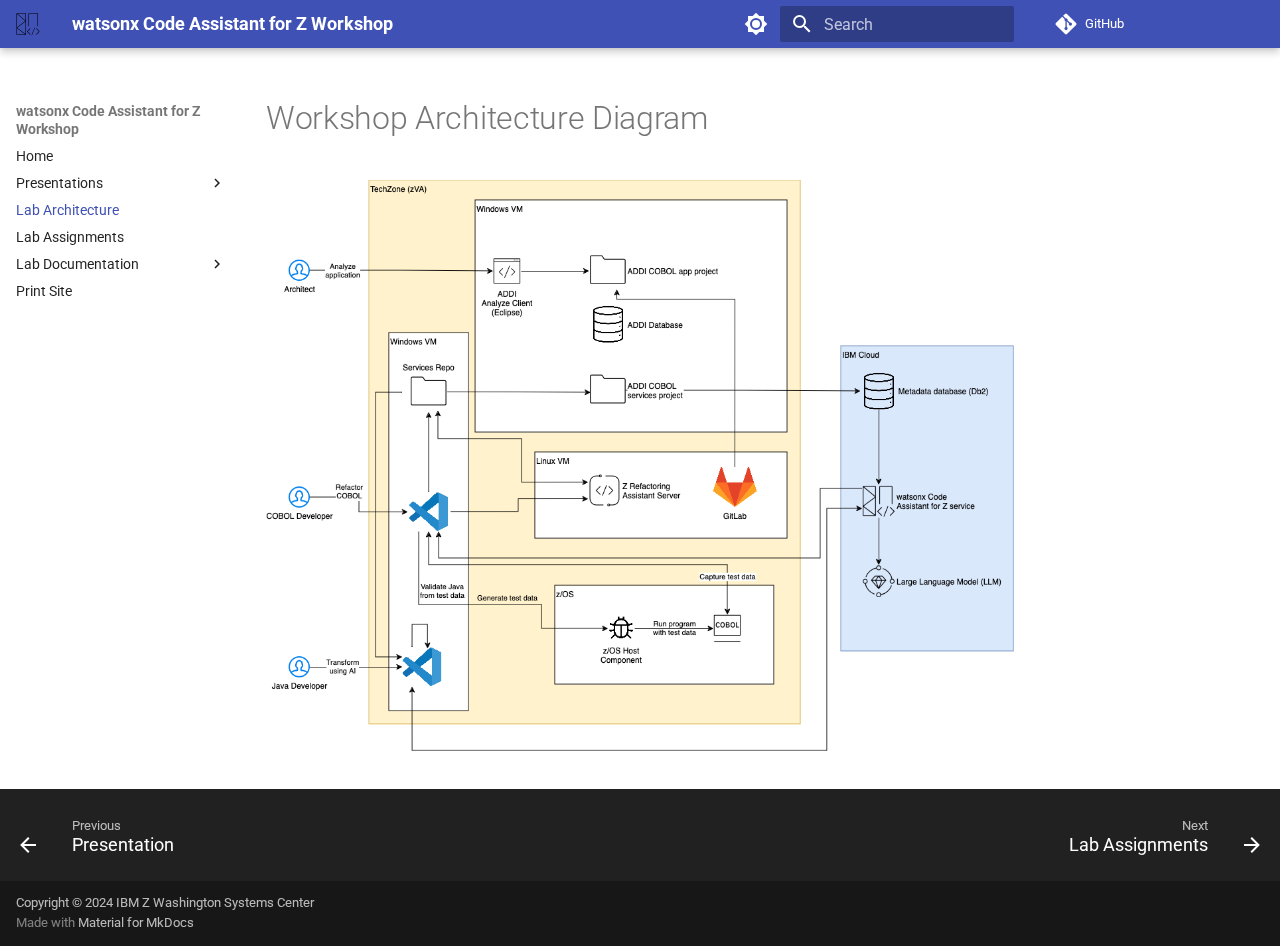
<file: workshop-architecture/index.html>
<!doctype html>
<html lang="en" class="no-js">
  <head>
    
      <meta charset="utf-8">
      <meta name="viewport" content="width=device-width,initial-scale=1">
      
      
      
        <link rel="canonical" href="https://mmondics.github.io/wsc-wca4z/workshop-architecture/">
      
      
        <link rel="prev" href="../presentations/watsonx%20Code%20Assistant%20for%20Z%20Overview%20-%20WSC%20Workshop%20July%209%202024.pdf">
      
      
        <link rel="next" href="../lab-assignments/">
      
      
      <link rel="icon" href="../images/wca4z-logo.svg">
      <meta name="generator" content="mkdocs-1.5.3, mkdocs-material-9.5.17">
    
    
      
        <title>Lab Architecture - watsonx Code Assistant for Z Workshop</title>
      
    
    
      <link rel="stylesheet" href="../assets/stylesheets/main.bcfcd587.min.css">
      
        
        <link rel="stylesheet" href="../assets/stylesheets/palette.06af60db.min.css">
      
      


    
    
      
    
    
      
        
        
        <link rel="preconnect" href="https://fonts.gstatic.com" crossorigin>
        <link rel="stylesheet" href="https://fonts.googleapis.com/css?family=Roboto:300,300i,400,400i,700,700i%7CRoboto+Mono:400,400i,700,700i&display=fallback">
        <style>:root{--md-text-font:"Roboto";--md-code-font:"Roboto Mono"}</style>
      
    
    
      <link rel="stylesheet" href="../css/print-site-enum-headings1.css">
    
      <link rel="stylesheet" href="../css/print-site-enum-headings2.css">
    
      <link rel="stylesheet" href="../css/print-site-enum-headings3.css">
    
      <link rel="stylesheet" href="../css/print-site-enum-headings4.css">
    
      <link rel="stylesheet" href="../css/print-site-enum-headings5.css">
    
      <link rel="stylesheet" href="../css/print-site-enum-headings6.css">
    
      <link rel="stylesheet" href="../css/print-site.css">
    
      <link rel="stylesheet" href="../css/print-site-material.css">
    
      <link rel="stylesheet" href="../stylesheets/extra.css">
    
    <script>__md_scope=new URL("..",location),__md_hash=e=>[...e].reduce((e,_)=>(e<<5)-e+_.charCodeAt(0),0),__md_get=(e,_=localStorage,t=__md_scope)=>JSON.parse(_.getItem(t.pathname+"."+e)),__md_set=(e,_,t=localStorage,a=__md_scope)=>{try{t.setItem(a.pathname+"."+e,JSON.stringify(_))}catch(e){}}</script>
    
      

    
    
    
  </head>
  
  
    
    
      
    
    
    
    
    <body dir="ltr" data-md-color-scheme="default" data-md-color-primary="indigo" data-md-color-accent="indigo">
  
    
    <input class="md-toggle" data-md-toggle="drawer" type="checkbox" id="__drawer" autocomplete="off">
    <input class="md-toggle" data-md-toggle="search" type="checkbox" id="__search" autocomplete="off">
    <label class="md-overlay" for="__drawer"></label>
    <div data-md-component="skip">
      
        
        <a href="#workshop-architecture-diagram" class="md-skip">
          Skip to content
        </a>
      
    </div>
    <div data-md-component="announce">
      
    </div>
    
    
      

  

<header class="md-header md-header--shadow" data-md-component="header">
  <nav class="md-header__inner md-grid" aria-label="Header">
    <a href=".." title="watsonx Code Assistant for Z Workshop" class="md-header__button md-logo" aria-label="watsonx Code Assistant for Z Workshop" data-md-component="logo">
      
  <img src="../images/wca4z-logo.svg" alt="logo">

    </a>
    <label class="md-header__button md-icon" for="__drawer">
      
      <svg xmlns="http://www.w3.org/2000/svg" viewBox="0 0 24 24"><path d="M3 6h18v2H3V6m0 5h18v2H3v-2m0 5h18v2H3v-2Z"/></svg>
    </label>
    <div class="md-header__title" data-md-component="header-title">
      <div class="md-header__ellipsis">
        <div class="md-header__topic">
          <span class="md-ellipsis">
            watsonx Code Assistant for Z Workshop
          </span>
        </div>
        <div class="md-header__topic" data-md-component="header-topic">
          <span class="md-ellipsis">
            
              Lab Architecture
            
          </span>
        </div>
      </div>
    </div>
    
      
        <form class="md-header__option" data-md-component="palette">
  
    
    
    
    <input class="md-option" data-md-color-media="" data-md-color-scheme="default" data-md-color-primary="indigo" data-md-color-accent="indigo"  aria-label="Switch to dark mode"  type="radio" name="__palette" id="__palette_0">
    
      <label class="md-header__button md-icon" title="Switch to dark mode" for="__palette_1" hidden>
        <svg xmlns="http://www.w3.org/2000/svg" viewBox="0 0 24 24"><path d="M12 8a4 4 0 0 0-4 4 4 4 0 0 0 4 4 4 4 0 0 0 4-4 4 4 0 0 0-4-4m0 10a6 6 0 0 1-6-6 6 6 0 0 1 6-6 6 6 0 0 1 6 6 6 6 0 0 1-6 6m8-9.31V4h-4.69L12 .69 8.69 4H4v4.69L.69 12 4 15.31V20h4.69L12 23.31 15.31 20H20v-4.69L23.31 12 20 8.69Z"/></svg>
      </label>
    
  
    
    
    
    <input class="md-option" data-md-color-media="" data-md-color-scheme="slate" data-md-color-primary="indigo" data-md-color-accent="indigo"  aria-label="Switch to light mode"  type="radio" name="__palette" id="__palette_1">
    
      <label class="md-header__button md-icon" title="Switch to light mode" for="__palette_2" hidden>
        <svg xmlns="http://www.w3.org/2000/svg" viewBox="0 0 24 24"><path d="M12 18c-.89 0-1.74-.2-2.5-.55C11.56 16.5 13 14.42 13 12c0-2.42-1.44-4.5-3.5-5.45C10.26 6.2 11.11 6 12 6a6 6 0 0 1 6 6 6 6 0 0 1-6 6m8-9.31V4h-4.69L12 .69 8.69 4H4v4.69L.69 12 4 15.31V20h4.69L12 23.31 15.31 20H20v-4.69L23.31 12 20 8.69Z"/></svg>
      </label>
    
  
    
    
    
    <input class="md-option" data-md-color-media="" data-md-color-scheme="default" data-md-color-primary="indigo" data-md-color-accent="indigo"  aria-hidden="true"  type="radio" name="__palette" id="__palette_2">
    
  
</form>
      
    
    
      <script>var media,input,key,value,palette=__md_get("__palette");if(palette&&palette.color){"(prefers-color-scheme)"===palette.color.media&&(media=matchMedia("(prefers-color-scheme: light)"),input=document.querySelector(media.matches?"[data-md-color-media='(prefers-color-scheme: light)']":"[data-md-color-media='(prefers-color-scheme: dark)']"),palette.color.media=input.getAttribute("data-md-color-media"),palette.color.scheme=input.getAttribute("data-md-color-scheme"),palette.color.primary=input.getAttribute("data-md-color-primary"),palette.color.accent=input.getAttribute("data-md-color-accent"));for([key,value]of Object.entries(palette.color))document.body.setAttribute("data-md-color-"+key,value)}</script>
    
    
    
      <label class="md-header__button md-icon" for="__search">
        
        <svg xmlns="http://www.w3.org/2000/svg" viewBox="0 0 24 24"><path d="M9.5 3A6.5 6.5 0 0 1 16 9.5c0 1.61-.59 3.09-1.56 4.23l.27.27h.79l5 5-1.5 1.5-5-5v-.79l-.27-.27A6.516 6.516 0 0 1 9.5 16 6.5 6.5 0 0 1 3 9.5 6.5 6.5 0 0 1 9.5 3m0 2C7 5 5 7 5 9.5S7 14 9.5 14 14 12 14 9.5 12 5 9.5 5Z"/></svg>
      </label>
      <div class="md-search" data-md-component="search" role="dialog">
  <label class="md-search__overlay" for="__search"></label>
  <div class="md-search__inner" role="search">
    <form class="md-search__form" name="search">
      <input type="text" class="md-search__input" name="query" aria-label="Search" placeholder="Search" autocapitalize="off" autocorrect="off" autocomplete="off" spellcheck="false" data-md-component="search-query" required>
      <label class="md-search__icon md-icon" for="__search">
        
        <svg xmlns="http://www.w3.org/2000/svg" viewBox="0 0 24 24"><path d="M9.5 3A6.5 6.5 0 0 1 16 9.5c0 1.61-.59 3.09-1.56 4.23l.27.27h.79l5 5-1.5 1.5-5-5v-.79l-.27-.27A6.516 6.516 0 0 1 9.5 16 6.5 6.5 0 0 1 3 9.5 6.5 6.5 0 0 1 9.5 3m0 2C7 5 5 7 5 9.5S7 14 9.5 14 14 12 14 9.5 12 5 9.5 5Z"/></svg>
        
        <svg xmlns="http://www.w3.org/2000/svg" viewBox="0 0 24 24"><path d="M20 11v2H8l5.5 5.5-1.42 1.42L4.16 12l7.92-7.92L13.5 5.5 8 11h12Z"/></svg>
      </label>
      <nav class="md-search__options" aria-label="Search">
        
        <button type="reset" class="md-search__icon md-icon" title="Clear" aria-label="Clear" tabindex="-1">
          
          <svg xmlns="http://www.w3.org/2000/svg" viewBox="0 0 24 24"><path d="M19 6.41 17.59 5 12 10.59 6.41 5 5 6.41 10.59 12 5 17.59 6.41 19 12 13.41 17.59 19 19 17.59 13.41 12 19 6.41Z"/></svg>
        </button>
      </nav>
      
        <div class="md-search__suggest" data-md-component="search-suggest"></div>
      
    </form>
    <div class="md-search__output">
      <div class="md-search__scrollwrap" data-md-scrollfix>
        <div class="md-search-result" data-md-component="search-result">
          <div class="md-search-result__meta">
            Initializing search
          </div>
          <ol class="md-search-result__list" role="presentation"></ol>
        </div>
      </div>
    </div>
  </div>
</div>
    
    
      <div class="md-header__source">
        <a href="https://github.com/mmondics/wsc-wca4z/" title="Go to repository" class="md-source" data-md-component="source">
  <div class="md-source__icon md-icon">
    
    <svg xmlns="http://www.w3.org/2000/svg" viewBox="0 0 448 512"><!--! Font Awesome Free 6.5.1 by @fontawesome - https://fontawesome.com License - https://fontawesome.com/license/free (Icons: CC BY 4.0, Fonts: SIL OFL 1.1, Code: MIT License) Copyright 2023 Fonticons, Inc.--><path d="M439.55 236.05 244 40.45a28.87 28.87 0 0 0-40.81 0l-40.66 40.63 51.52 51.52c27.06-9.14 52.68 16.77 43.39 43.68l49.66 49.66c34.23-11.8 61.18 31 35.47 56.69-26.49 26.49-70.21-2.87-56-37.34L240.22 199v121.85c25.3 12.54 22.26 41.85 9.08 55a34.34 34.34 0 0 1-48.55 0c-17.57-17.6-11.07-46.91 11.25-56v-123c-20.8-8.51-24.6-30.74-18.64-45L142.57 101 8.45 235.14a28.86 28.86 0 0 0 0 40.81l195.61 195.6a28.86 28.86 0 0 0 40.8 0l194.69-194.69a28.86 28.86 0 0 0 0-40.81z"/></svg>
  </div>
  <div class="md-source__repository">
    GitHub
  </div>
</a>
      </div>
    
  </nav>
  
</header>
    
    <div class="md-container" data-md-component="container">
      
      
        
          
        
      
      <main class="md-main" data-md-component="main">
        <div class="md-main__inner md-grid">
          
            
              
              <div class="md-sidebar md-sidebar--primary" data-md-component="sidebar" data-md-type="navigation" >
                <div class="md-sidebar__scrollwrap">
                  <div class="md-sidebar__inner">
                    



<nav class="md-nav md-nav--primary" aria-label="Navigation" data-md-level="0">
  <label class="md-nav__title" for="__drawer">
    <a href=".." title="watsonx Code Assistant for Z Workshop" class="md-nav__button md-logo" aria-label="watsonx Code Assistant for Z Workshop" data-md-component="logo">
      
  <img src="../images/wca4z-logo.svg" alt="logo">

    </a>
    watsonx Code Assistant for Z Workshop
  </label>
  
    <div class="md-nav__source">
      <a href="https://github.com/mmondics/wsc-wca4z/" title="Go to repository" class="md-source" data-md-component="source">
  <div class="md-source__icon md-icon">
    
    <svg xmlns="http://www.w3.org/2000/svg" viewBox="0 0 448 512"><!--! Font Awesome Free 6.5.1 by @fontawesome - https://fontawesome.com License - https://fontawesome.com/license/free (Icons: CC BY 4.0, Fonts: SIL OFL 1.1, Code: MIT License) Copyright 2023 Fonticons, Inc.--><path d="M439.55 236.05 244 40.45a28.87 28.87 0 0 0-40.81 0l-40.66 40.63 51.52 51.52c27.06-9.14 52.68 16.77 43.39 43.68l49.66 49.66c34.23-11.8 61.18 31 35.47 56.69-26.49 26.49-70.21-2.87-56-37.34L240.22 199v121.85c25.3 12.54 22.26 41.85 9.08 55a34.34 34.34 0 0 1-48.55 0c-17.57-17.6-11.07-46.91 11.25-56v-123c-20.8-8.51-24.6-30.74-18.64-45L142.57 101 8.45 235.14a28.86 28.86 0 0 0 0 40.81l195.61 195.6a28.86 28.86 0 0 0 40.8 0l194.69-194.69a28.86 28.86 0 0 0 0-40.81z"/></svg>
  </div>
  <div class="md-source__repository">
    GitHub
  </div>
</a>
    </div>
  
  <ul class="md-nav__list" data-md-scrollfix>
    
      
      
  
  
  
  
    <li class="md-nav__item">
      <a href=".." class="md-nav__link">
        
  
  <span class="md-ellipsis">
    Home
  </span>
  

      </a>
    </li>
  

    
      
      
  
  
  
  
    
    
    
    
    <li class="md-nav__item md-nav__item--nested">
      
        
        
        <input class="md-nav__toggle md-toggle " type="checkbox" id="__nav_2" >
        
          
          <label class="md-nav__link" for="__nav_2" id="__nav_2_label" tabindex="0">
            
  
  <span class="md-ellipsis">
    Presentations
  </span>
  

            <span class="md-nav__icon md-icon"></span>
          </label>
        
        <nav class="md-nav" data-md-level="1" aria-labelledby="__nav_2_label" aria-expanded="false">
          <label class="md-nav__title" for="__nav_2">
            <span class="md-nav__icon md-icon"></span>
            Presentations
          </label>
          <ul class="md-nav__list" data-md-scrollfix>
            
              
                
  
  
  
  
    <li class="md-nav__item">
      <a href="../presentations/watsonx%20Code%20Assistant%20for%20Z%20Overview%20-%20WSC%20Workshop%20July%209%202024.pdf" class="md-nav__link">
        
  
  <span class="md-ellipsis">
    Presentation
  </span>
  

      </a>
    </li>
  

              
            
          </ul>
        </nav>
      
    </li>
  

    
      
      
  
  
    
  
  
  
    <li class="md-nav__item md-nav__item--active">
      
      <input class="md-nav__toggle md-toggle" type="checkbox" id="__toc">
      
      
        
      
      
      <a href="./" class="md-nav__link md-nav__link--active">
        
  
  <span class="md-ellipsis">
    Lab Architecture
  </span>
  

      </a>
      
    </li>
  

    
      
      
  
  
  
  
    <li class="md-nav__item">
      <a href="../lab-assignments/" class="md-nav__link">
        
  
  <span class="md-ellipsis">
    Lab Assignments
  </span>
  

      </a>
    </li>
  

    
      
      
  
  
  
  
    
    
    
    
    <li class="md-nav__item md-nav__item--nested">
      
        
        
        <input class="md-nav__toggle md-toggle " type="checkbox" id="__nav_5" >
        
          
          <label class="md-nav__link" for="__nav_5" id="__nav_5_label" tabindex="0">
            
  
  <span class="md-ellipsis">
    Lab Documentation
  </span>
  

            <span class="md-nav__icon md-icon"></span>
          </label>
        
        <nav class="md-nav" data-md-level="1" aria-labelledby="__nav_5_label" aria-expanded="false">
          <label class="md-nav__title" for="__nav_5">
            <span class="md-nav__icon md-icon"></span>
            Lab Documentation
          </label>
          <ul class="md-nav__list" data-md-scrollfix>
            
              
                
  
  
  
  
    <li class="md-nav__item">
      <a href="../labs/overview/" class="md-nav__link">
        
  
  <span class="md-ellipsis">
    Lab Overview
  </span>
  

      </a>
    </li>
  

              
            
              
                
  
  
  
  
    <li class="md-nav__item">
      <a href="../labs/understand/" class="md-nav__link">
        
  
  <span class="md-ellipsis">
    Understand Phase
  </span>
  

      </a>
    </li>
  

              
            
              
                
  
  
  
  
    <li class="md-nav__item">
      <a href="../labs/refactor/" class="md-nav__link">
        
  
  <span class="md-ellipsis">
    Refactor Phase
  </span>
  

      </a>
    </li>
  

              
            
              
                
  
  
  
  
    <li class="md-nav__item">
      <a href="../labs/transform/" class="md-nav__link">
        
  
  <span class="md-ellipsis">
    Transform Phase
  </span>
  

      </a>
    </li>
  

              
            
              
                
  
  
  
  
    <li class="md-nav__item">
      <a href="../labs/validate/" class="md-nav__link">
        
  
  <span class="md-ellipsis">
    Validate Phase
  </span>
  

      </a>
    </li>
  

              
            
          </ul>
        </nav>
      
    </li>
  

    
      
      
  
  
  
  
    <li class="md-nav__item">
      <a href="../print_page/" class="md-nav__link">
        
  
  <span class="md-ellipsis">
    Print Site
  </span>
  

      </a>
    </li>
  

    
  </ul>
</nav>
                  </div>
                </div>
              </div>
            
            
              
              <div class="md-sidebar md-sidebar--secondary" data-md-component="sidebar" data-md-type="toc" >
                <div class="md-sidebar__scrollwrap">
                  <div class="md-sidebar__inner">
                    

<nav class="md-nav md-nav--secondary" aria-label="Table of contents">
  
  
  
    
  
  
</nav>
                  </div>
                </div>
              </div>
            
          
          
            <div class="md-content" data-md-component="content">
              <article class="md-content__inner md-typeset">
                
                  

  
  


<h1 id="workshop-architecture-diagram">Workshop Architecture Diagram<a class="headerlink" href="#workshop-architecture-diagram" title="Permanent link">&para;</a></h1>
<p><img alt="workshop-arch" src="../images/wca4z.drawio.png" /></p>












                
              </article>
            </div>
          
          
<script>var target=document.getElementById(location.hash.slice(1));target&&target.name&&(target.checked=target.name.startsWith("__tabbed_"))</script>
        </div>
        
      </main>
      
        <footer class="md-footer">
  
    
      
      <nav class="md-footer__inner md-grid" aria-label="Footer" >
        
          
          <a href="../presentations/watsonx%20Code%20Assistant%20for%20Z%20Overview%20-%20WSC%20Workshop%20July%209%202024.pdf" class="md-footer__link md-footer__link--prev" aria-label="Previous: Presentation">
            <div class="md-footer__button md-icon">
              
              <svg xmlns="http://www.w3.org/2000/svg" viewBox="0 0 24 24"><path d="M20 11v2H8l5.5 5.5-1.42 1.42L4.16 12l7.92-7.92L13.5 5.5 8 11h12Z"/></svg>
            </div>
            <div class="md-footer__title">
              <span class="md-footer__direction">
                Previous
              </span>
              <div class="md-ellipsis">
                Presentation
              </div>
            </div>
          </a>
        
        
          
          <a href="../lab-assignments/" class="md-footer__link md-footer__link--next" aria-label="Next: Lab Assignments">
            <div class="md-footer__title">
              <span class="md-footer__direction">
                Next
              </span>
              <div class="md-ellipsis">
                Lab Assignments
              </div>
            </div>
            <div class="md-footer__button md-icon">
              
              <svg xmlns="http://www.w3.org/2000/svg" viewBox="0 0 24 24"><path d="M4 11v2h12l-5.5 5.5 1.42 1.42L19.84 12l-7.92-7.92L10.5 5.5 16 11H4Z"/></svg>
            </div>
          </a>
        
      </nav>
    
  
  <div class="md-footer-meta md-typeset">
    <div class="md-footer-meta__inner md-grid">
      <div class="md-copyright">
  
    <div class="md-copyright__highlight">
      Copyright © 2024 IBM Z Washington Systems Center
    </div>
  
  
    Made with
    <a href="https://squidfunk.github.io/mkdocs-material/" target="_blank" rel="noopener">
      Material for MkDocs
    </a>
  
</div>
      
    </div>
  </div>
</footer>
      
    </div>
    <div class="md-dialog" data-md-component="dialog">
      <div class="md-dialog__inner md-typeset"></div>
    </div>
    
      <div class="md-progress" data-md-component="progress" role="progressbar"></div>
    
    
    <script id="__config" type="application/json">{"base": "..", "features": ["search.suggest", "search.highlight", "navigation.instant", "navigation.instant.progress", "navigation.footer"], "search": "../assets/javascripts/workers/search.b8dbb3d2.min.js", "translations": {"clipboard.copied": "Copied to clipboard", "clipboard.copy": "Copy to clipboard", "search.result.more.one": "1 more on this page", "search.result.more.other": "# more on this page", "search.result.none": "No matching documents", "search.result.one": "1 matching document", "search.result.other": "# matching documents", "search.result.placeholder": "Type to start searching", "search.result.term.missing": "Missing", "select.version": "Select version"}}</script>
    
    
      <script src="../assets/javascripts/bundle.1e8ae164.min.js"></script>
      
        <script src="../js/print-site.js"></script>
      
    
  </body>
</html>
</file>
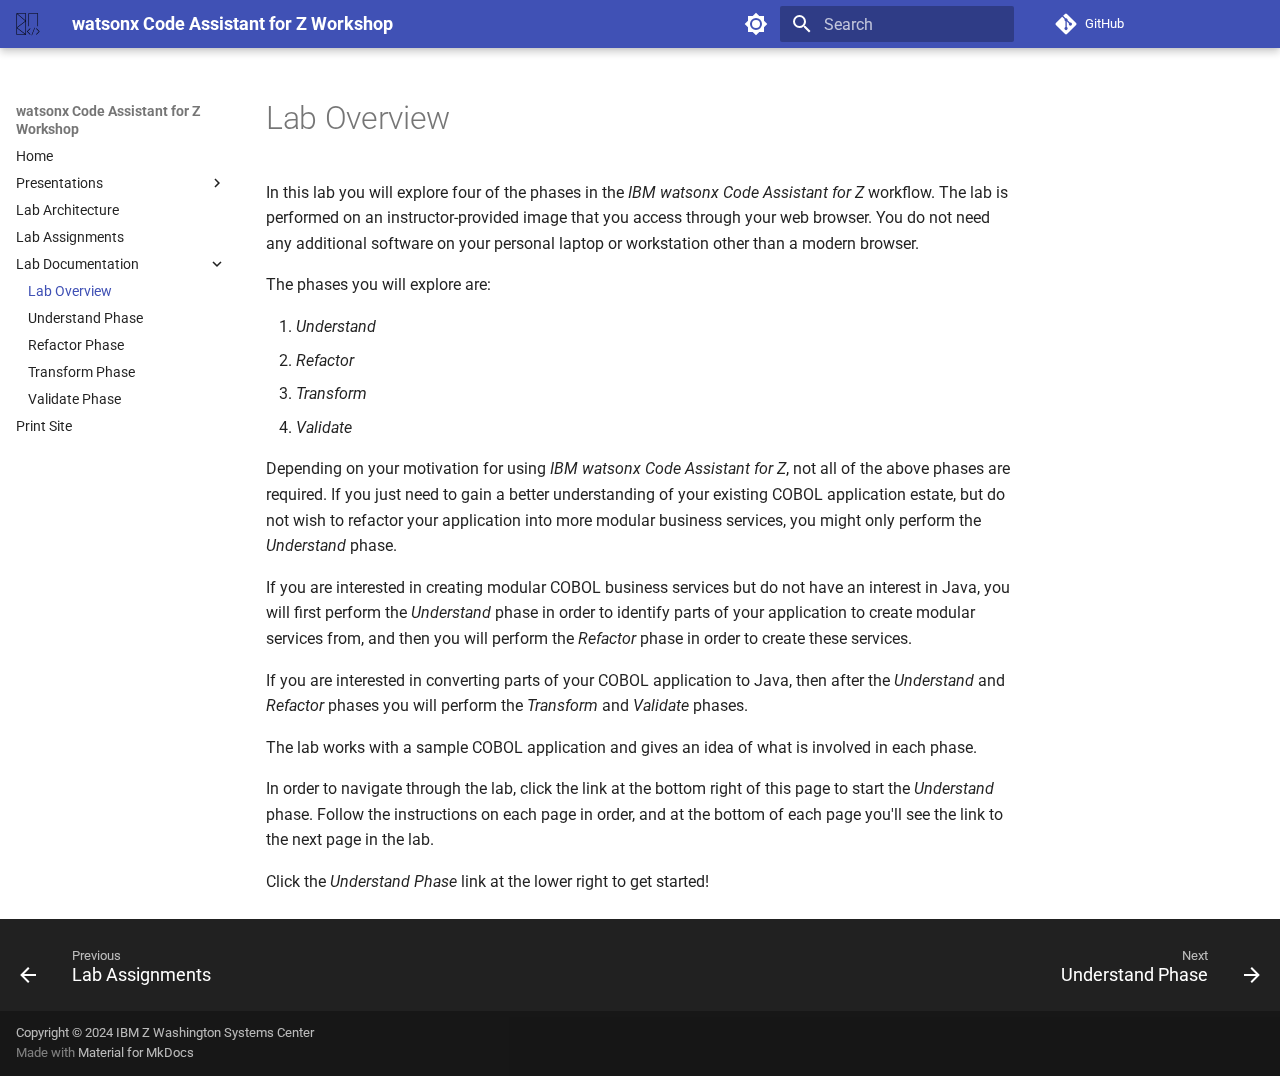
<file: labs/overview/index.html>
<!doctype html>
<html lang="en" class="no-js">
  <head>
    
      <meta charset="utf-8">
      <meta name="viewport" content="width=device-width,initial-scale=1">
      
      
      
        <link rel="canonical" href="https://mmondics.github.io/wsc-wca4z/labs/overview/">
      
      
        <link rel="prev" href="../../lab-assignments/">
      
      
        <link rel="next" href="../understand/">
      
      
      <link rel="icon" href="../../images/wca4z-logo.svg">
      <meta name="generator" content="mkdocs-1.5.3, mkdocs-material-9.5.17">
    
    
      
        <title>Lab Overview - watsonx Code Assistant for Z Workshop</title>
      
    
    
      <link rel="stylesheet" href="../../assets/stylesheets/main.bcfcd587.min.css">
      
        
        <link rel="stylesheet" href="../../assets/stylesheets/palette.06af60db.min.css">
      
      


    
    
      
    
    
      
        
        
        <link rel="preconnect" href="https://fonts.gstatic.com" crossorigin>
        <link rel="stylesheet" href="https://fonts.googleapis.com/css?family=Roboto:300,300i,400,400i,700,700i%7CRoboto+Mono:400,400i,700,700i&display=fallback">
        <style>:root{--md-text-font:"Roboto";--md-code-font:"Roboto Mono"}</style>
      
    
    
      <link rel="stylesheet" href="../../css/print-site-enum-headings1.css">
    
      <link rel="stylesheet" href="../../css/print-site-enum-headings2.css">
    
      <link rel="stylesheet" href="../../css/print-site-enum-headings3.css">
    
      <link rel="stylesheet" href="../../css/print-site-enum-headings4.css">
    
      <link rel="stylesheet" href="../../css/print-site-enum-headings5.css">
    
      <link rel="stylesheet" href="../../css/print-site-enum-headings6.css">
    
      <link rel="stylesheet" href="../../css/print-site.css">
    
      <link rel="stylesheet" href="../../css/print-site-material.css">
    
      <link rel="stylesheet" href="../../stylesheets/extra.css">
    
    <script>__md_scope=new URL("../..",location),__md_hash=e=>[...e].reduce((e,_)=>(e<<5)-e+_.charCodeAt(0),0),__md_get=(e,_=localStorage,t=__md_scope)=>JSON.parse(_.getItem(t.pathname+"."+e)),__md_set=(e,_,t=localStorage,a=__md_scope)=>{try{t.setItem(a.pathname+"."+e,JSON.stringify(_))}catch(e){}}</script>
    
      

    
    
    
  </head>
  
  
    
    
      
    
    
    
    
    <body dir="ltr" data-md-color-scheme="default" data-md-color-primary="indigo" data-md-color-accent="indigo">
  
    
    <input class="md-toggle" data-md-toggle="drawer" type="checkbox" id="__drawer" autocomplete="off">
    <input class="md-toggle" data-md-toggle="search" type="checkbox" id="__search" autocomplete="off">
    <label class="md-overlay" for="__drawer"></label>
    <div data-md-component="skip">
      
        
        <a href="#lab-overview" class="md-skip">
          Skip to content
        </a>
      
    </div>
    <div data-md-component="announce">
      
    </div>
    
    
      

  

<header class="md-header md-header--shadow" data-md-component="header">
  <nav class="md-header__inner md-grid" aria-label="Header">
    <a href="../.." title="watsonx Code Assistant for Z Workshop" class="md-header__button md-logo" aria-label="watsonx Code Assistant for Z Workshop" data-md-component="logo">
      
  <img src="../../images/wca4z-logo.svg" alt="logo">

    </a>
    <label class="md-header__button md-icon" for="__drawer">
      
      <svg xmlns="http://www.w3.org/2000/svg" viewBox="0 0 24 24"><path d="M3 6h18v2H3V6m0 5h18v2H3v-2m0 5h18v2H3v-2Z"/></svg>
    </label>
    <div class="md-header__title" data-md-component="header-title">
      <div class="md-header__ellipsis">
        <div class="md-header__topic">
          <span class="md-ellipsis">
            watsonx Code Assistant for Z Workshop
          </span>
        </div>
        <div class="md-header__topic" data-md-component="header-topic">
          <span class="md-ellipsis">
            
              Lab Overview
            
          </span>
        </div>
      </div>
    </div>
    
      
        <form class="md-header__option" data-md-component="palette">
  
    
    
    
    <input class="md-option" data-md-color-media="" data-md-color-scheme="default" data-md-color-primary="indigo" data-md-color-accent="indigo"  aria-label="Switch to dark mode"  type="radio" name="__palette" id="__palette_0">
    
      <label class="md-header__button md-icon" title="Switch to dark mode" for="__palette_1" hidden>
        <svg xmlns="http://www.w3.org/2000/svg" viewBox="0 0 24 24"><path d="M12 8a4 4 0 0 0-4 4 4 4 0 0 0 4 4 4 4 0 0 0 4-4 4 4 0 0 0-4-4m0 10a6 6 0 0 1-6-6 6 6 0 0 1 6-6 6 6 0 0 1 6 6 6 6 0 0 1-6 6m8-9.31V4h-4.69L12 .69 8.69 4H4v4.69L.69 12 4 15.31V20h4.69L12 23.31 15.31 20H20v-4.69L23.31 12 20 8.69Z"/></svg>
      </label>
    
  
    
    
    
    <input class="md-option" data-md-color-media="" data-md-color-scheme="slate" data-md-color-primary="indigo" data-md-color-accent="indigo"  aria-label="Switch to light mode"  type="radio" name="__palette" id="__palette_1">
    
      <label class="md-header__button md-icon" title="Switch to light mode" for="__palette_2" hidden>
        <svg xmlns="http://www.w3.org/2000/svg" viewBox="0 0 24 24"><path d="M12 18c-.89 0-1.74-.2-2.5-.55C11.56 16.5 13 14.42 13 12c0-2.42-1.44-4.5-3.5-5.45C10.26 6.2 11.11 6 12 6a6 6 0 0 1 6 6 6 6 0 0 1-6 6m8-9.31V4h-4.69L12 .69 8.69 4H4v4.69L.69 12 4 15.31V20h4.69L12 23.31 15.31 20H20v-4.69L23.31 12 20 8.69Z"/></svg>
      </label>
    
  
    
    
    
    <input class="md-option" data-md-color-media="" data-md-color-scheme="default" data-md-color-primary="indigo" data-md-color-accent="indigo"  aria-hidden="true"  type="radio" name="__palette" id="__palette_2">
    
  
</form>
      
    
    
      <script>var media,input,key,value,palette=__md_get("__palette");if(palette&&palette.color){"(prefers-color-scheme)"===palette.color.media&&(media=matchMedia("(prefers-color-scheme: light)"),input=document.querySelector(media.matches?"[data-md-color-media='(prefers-color-scheme: light)']":"[data-md-color-media='(prefers-color-scheme: dark)']"),palette.color.media=input.getAttribute("data-md-color-media"),palette.color.scheme=input.getAttribute("data-md-color-scheme"),palette.color.primary=input.getAttribute("data-md-color-primary"),palette.color.accent=input.getAttribute("data-md-color-accent"));for([key,value]of Object.entries(palette.color))document.body.setAttribute("data-md-color-"+key,value)}</script>
    
    
    
      <label class="md-header__button md-icon" for="__search">
        
        <svg xmlns="http://www.w3.org/2000/svg" viewBox="0 0 24 24"><path d="M9.5 3A6.5 6.5 0 0 1 16 9.5c0 1.61-.59 3.09-1.56 4.23l.27.27h.79l5 5-1.5 1.5-5-5v-.79l-.27-.27A6.516 6.516 0 0 1 9.5 16 6.5 6.5 0 0 1 3 9.5 6.5 6.5 0 0 1 9.5 3m0 2C7 5 5 7 5 9.5S7 14 9.5 14 14 12 14 9.5 12 5 9.5 5Z"/></svg>
      </label>
      <div class="md-search" data-md-component="search" role="dialog">
  <label class="md-search__overlay" for="__search"></label>
  <div class="md-search__inner" role="search">
    <form class="md-search__form" name="search">
      <input type="text" class="md-search__input" name="query" aria-label="Search" placeholder="Search" autocapitalize="off" autocorrect="off" autocomplete="off" spellcheck="false" data-md-component="search-query" required>
      <label class="md-search__icon md-icon" for="__search">
        
        <svg xmlns="http://www.w3.org/2000/svg" viewBox="0 0 24 24"><path d="M9.5 3A6.5 6.5 0 0 1 16 9.5c0 1.61-.59 3.09-1.56 4.23l.27.27h.79l5 5-1.5 1.5-5-5v-.79l-.27-.27A6.516 6.516 0 0 1 9.5 16 6.5 6.5 0 0 1 3 9.5 6.5 6.5 0 0 1 9.5 3m0 2C7 5 5 7 5 9.5S7 14 9.5 14 14 12 14 9.5 12 5 9.5 5Z"/></svg>
        
        <svg xmlns="http://www.w3.org/2000/svg" viewBox="0 0 24 24"><path d="M20 11v2H8l5.5 5.5-1.42 1.42L4.16 12l7.92-7.92L13.5 5.5 8 11h12Z"/></svg>
      </label>
      <nav class="md-search__options" aria-label="Search">
        
        <button type="reset" class="md-search__icon md-icon" title="Clear" aria-label="Clear" tabindex="-1">
          
          <svg xmlns="http://www.w3.org/2000/svg" viewBox="0 0 24 24"><path d="M19 6.41 17.59 5 12 10.59 6.41 5 5 6.41 10.59 12 5 17.59 6.41 19 12 13.41 17.59 19 19 17.59 13.41 12 19 6.41Z"/></svg>
        </button>
      </nav>
      
        <div class="md-search__suggest" data-md-component="search-suggest"></div>
      
    </form>
    <div class="md-search__output">
      <div class="md-search__scrollwrap" data-md-scrollfix>
        <div class="md-search-result" data-md-component="search-result">
          <div class="md-search-result__meta">
            Initializing search
          </div>
          <ol class="md-search-result__list" role="presentation"></ol>
        </div>
      </div>
    </div>
  </div>
</div>
    
    
      <div class="md-header__source">
        <a href="https://github.com/mmondics/wsc-wca4z/" title="Go to repository" class="md-source" data-md-component="source">
  <div class="md-source__icon md-icon">
    
    <svg xmlns="http://www.w3.org/2000/svg" viewBox="0 0 448 512"><!--! Font Awesome Free 6.5.1 by @fontawesome - https://fontawesome.com License - https://fontawesome.com/license/free (Icons: CC BY 4.0, Fonts: SIL OFL 1.1, Code: MIT License) Copyright 2023 Fonticons, Inc.--><path d="M439.55 236.05 244 40.45a28.87 28.87 0 0 0-40.81 0l-40.66 40.63 51.52 51.52c27.06-9.14 52.68 16.77 43.39 43.68l49.66 49.66c34.23-11.8 61.18 31 35.47 56.69-26.49 26.49-70.21-2.87-56-37.34L240.22 199v121.85c25.3 12.54 22.26 41.85 9.08 55a34.34 34.34 0 0 1-48.55 0c-17.57-17.6-11.07-46.91 11.25-56v-123c-20.8-8.51-24.6-30.74-18.64-45L142.57 101 8.45 235.14a28.86 28.86 0 0 0 0 40.81l195.61 195.6a28.86 28.86 0 0 0 40.8 0l194.69-194.69a28.86 28.86 0 0 0 0-40.81z"/></svg>
  </div>
  <div class="md-source__repository">
    GitHub
  </div>
</a>
      </div>
    
  </nav>
  
</header>
    
    <div class="md-container" data-md-component="container">
      
      
        
          
        
      
      <main class="md-main" data-md-component="main">
        <div class="md-main__inner md-grid">
          
            
              
              <div class="md-sidebar md-sidebar--primary" data-md-component="sidebar" data-md-type="navigation" >
                <div class="md-sidebar__scrollwrap">
                  <div class="md-sidebar__inner">
                    



<nav class="md-nav md-nav--primary" aria-label="Navigation" data-md-level="0">
  <label class="md-nav__title" for="__drawer">
    <a href="../.." title="watsonx Code Assistant for Z Workshop" class="md-nav__button md-logo" aria-label="watsonx Code Assistant for Z Workshop" data-md-component="logo">
      
  <img src="../../images/wca4z-logo.svg" alt="logo">

    </a>
    watsonx Code Assistant for Z Workshop
  </label>
  
    <div class="md-nav__source">
      <a href="https://github.com/mmondics/wsc-wca4z/" title="Go to repository" class="md-source" data-md-component="source">
  <div class="md-source__icon md-icon">
    
    <svg xmlns="http://www.w3.org/2000/svg" viewBox="0 0 448 512"><!--! Font Awesome Free 6.5.1 by @fontawesome - https://fontawesome.com License - https://fontawesome.com/license/free (Icons: CC BY 4.0, Fonts: SIL OFL 1.1, Code: MIT License) Copyright 2023 Fonticons, Inc.--><path d="M439.55 236.05 244 40.45a28.87 28.87 0 0 0-40.81 0l-40.66 40.63 51.52 51.52c27.06-9.14 52.68 16.77 43.39 43.68l49.66 49.66c34.23-11.8 61.18 31 35.47 56.69-26.49 26.49-70.21-2.87-56-37.34L240.22 199v121.85c25.3 12.54 22.26 41.85 9.08 55a34.34 34.34 0 0 1-48.55 0c-17.57-17.6-11.07-46.91 11.25-56v-123c-20.8-8.51-24.6-30.74-18.64-45L142.57 101 8.45 235.14a28.86 28.86 0 0 0 0 40.81l195.61 195.6a28.86 28.86 0 0 0 40.8 0l194.69-194.69a28.86 28.86 0 0 0 0-40.81z"/></svg>
  </div>
  <div class="md-source__repository">
    GitHub
  </div>
</a>
    </div>
  
  <ul class="md-nav__list" data-md-scrollfix>
    
      
      
  
  
  
  
    <li class="md-nav__item">
      <a href="../.." class="md-nav__link">
        
  
  <span class="md-ellipsis">
    Home
  </span>
  

      </a>
    </li>
  

    
      
      
  
  
  
  
    
    
    
    
    <li class="md-nav__item md-nav__item--nested">
      
        
        
        <input class="md-nav__toggle md-toggle " type="checkbox" id="__nav_2" >
        
          
          <label class="md-nav__link" for="__nav_2" id="__nav_2_label" tabindex="0">
            
  
  <span class="md-ellipsis">
    Presentations
  </span>
  

            <span class="md-nav__icon md-icon"></span>
          </label>
        
        <nav class="md-nav" data-md-level="1" aria-labelledby="__nav_2_label" aria-expanded="false">
          <label class="md-nav__title" for="__nav_2">
            <span class="md-nav__icon md-icon"></span>
            Presentations
          </label>
          <ul class="md-nav__list" data-md-scrollfix>
            
              
                
  
  
  
  
    <li class="md-nav__item">
      <a href="../../presentations/watsonx%20Code%20Assistant%20for%20Z%20Overview%20-%20WSC%20Workshop%20July%209%202024.pdf" class="md-nav__link">
        
  
  <span class="md-ellipsis">
    Presentation
  </span>
  

      </a>
    </li>
  

              
            
          </ul>
        </nav>
      
    </li>
  

    
      
      
  
  
  
  
    <li class="md-nav__item">
      <a href="../../workshop-architecture/" class="md-nav__link">
        
  
  <span class="md-ellipsis">
    Lab Architecture
  </span>
  

      </a>
    </li>
  

    
      
      
  
  
  
  
    <li class="md-nav__item">
      <a href="../../lab-assignments/" class="md-nav__link">
        
  
  <span class="md-ellipsis">
    Lab Assignments
  </span>
  

      </a>
    </li>
  

    
      
      
  
  
    
  
  
  
    
    
    
    
    <li class="md-nav__item md-nav__item--active md-nav__item--nested">
      
        
        
        <input class="md-nav__toggle md-toggle " type="checkbox" id="__nav_5" checked>
        
          
          <label class="md-nav__link" for="__nav_5" id="__nav_5_label" tabindex="0">
            
  
  <span class="md-ellipsis">
    Lab Documentation
  </span>
  

            <span class="md-nav__icon md-icon"></span>
          </label>
        
        <nav class="md-nav" data-md-level="1" aria-labelledby="__nav_5_label" aria-expanded="true">
          <label class="md-nav__title" for="__nav_5">
            <span class="md-nav__icon md-icon"></span>
            Lab Documentation
          </label>
          <ul class="md-nav__list" data-md-scrollfix>
            
              
                
  
  
    
  
  
  
    <li class="md-nav__item md-nav__item--active">
      
      <input class="md-nav__toggle md-toggle" type="checkbox" id="__toc">
      
      
        
      
      
      <a href="./" class="md-nav__link md-nav__link--active">
        
  
  <span class="md-ellipsis">
    Lab Overview
  </span>
  

      </a>
      
    </li>
  

              
            
              
                
  
  
  
  
    <li class="md-nav__item">
      <a href="../understand/" class="md-nav__link">
        
  
  <span class="md-ellipsis">
    Understand Phase
  </span>
  

      </a>
    </li>
  

              
            
              
                
  
  
  
  
    <li class="md-nav__item">
      <a href="../refactor/" class="md-nav__link">
        
  
  <span class="md-ellipsis">
    Refactor Phase
  </span>
  

      </a>
    </li>
  

              
            
              
                
  
  
  
  
    <li class="md-nav__item">
      <a href="../transform/" class="md-nav__link">
        
  
  <span class="md-ellipsis">
    Transform Phase
  </span>
  

      </a>
    </li>
  

              
            
              
                
  
  
  
  
    <li class="md-nav__item">
      <a href="../validate/" class="md-nav__link">
        
  
  <span class="md-ellipsis">
    Validate Phase
  </span>
  

      </a>
    </li>
  

              
            
          </ul>
        </nav>
      
    </li>
  

    
      
      
  
  
  
  
    <li class="md-nav__item">
      <a href="../../print_page/" class="md-nav__link">
        
  
  <span class="md-ellipsis">
    Print Site
  </span>
  

      </a>
    </li>
  

    
  </ul>
</nav>
                  </div>
                </div>
              </div>
            
            
              
              <div class="md-sidebar md-sidebar--secondary" data-md-component="sidebar" data-md-type="toc" >
                <div class="md-sidebar__scrollwrap">
                  <div class="md-sidebar__inner">
                    

<nav class="md-nav md-nav--secondary" aria-label="Table of contents">
  
  
  
    
  
  
</nav>
                  </div>
                </div>
              </div>
            
          
          
            <div class="md-content" data-md-component="content">
              <article class="md-content__inner md-typeset">
                
                  

  
  


<h1 id="lab-overview">Lab Overview<a class="headerlink" href="#lab-overview" title="Permanent link">&para;</a></h1>
<p>In this lab you will explore four of the phases in the <em>IBM watsonx Code Assistant for Z</em> workflow.  The lab is performed on an instructor-provided image that you access through your web browser.  You do not need any additional software on your personal laptop or workstation other than a modern browser.</p>
<p>The phases you will explore are:</p>
<ol>
<li><em>Understand</em></li>
<li><em>Refactor</em></li>
<li><em>Transform</em></li>
<li><em>Validate</em></li>
</ol>
<p>Depending on your motivation for using <em>IBM watsonx Code Assistant for Z</em>, not all of the above phases are required. If you just need to gain a better understanding of your existing COBOL application estate, but do not wish to refactor your application into more modular business services, you might only perform the <em>Understand</em> phase.</p>
<p>If you are interested in creating modular COBOL business services but do not have an interest in Java, you will first perform the <em>Understand</em> phase in order to identify parts of your application to create modular services from, and then you will perform the <em>Refactor</em> phase in order to create these services.</p>
<p>If you are interested in converting parts of your COBOL application to Java, then after the <em>Understand</em> and <em>Refactor</em> phases you will perform the <em>Transform</em> and <em>Validate</em> phases.</p>
<p>The lab works with a sample COBOL application and gives an idea of what is involved in each phase.  </p>
<p>In order to navigate through the lab, click the link at the bottom right of this page to start the <em>Understand</em> phase.  Follow the instructions on each page in order, and at the bottom of each page you'll see the link to the next page in the lab.</p>
<p>Click the <em>Understand Phase</em> link at the lower right to get started!</p>












                
              </article>
            </div>
          
          
<script>var target=document.getElementById(location.hash.slice(1));target&&target.name&&(target.checked=target.name.startsWith("__tabbed_"))</script>
        </div>
        
      </main>
      
        <footer class="md-footer">
  
    
      
      <nav class="md-footer__inner md-grid" aria-label="Footer" >
        
          
          <a href="../../lab-assignments/" class="md-footer__link md-footer__link--prev" aria-label="Previous: Lab Assignments">
            <div class="md-footer__button md-icon">
              
              <svg xmlns="http://www.w3.org/2000/svg" viewBox="0 0 24 24"><path d="M20 11v2H8l5.5 5.5-1.42 1.42L4.16 12l7.92-7.92L13.5 5.5 8 11h12Z"/></svg>
            </div>
            <div class="md-footer__title">
              <span class="md-footer__direction">
                Previous
              </span>
              <div class="md-ellipsis">
                Lab Assignments
              </div>
            </div>
          </a>
        
        
          
          <a href="../understand/" class="md-footer__link md-footer__link--next" aria-label="Next: Understand Phase">
            <div class="md-footer__title">
              <span class="md-footer__direction">
                Next
              </span>
              <div class="md-ellipsis">
                Understand Phase
              </div>
            </div>
            <div class="md-footer__button md-icon">
              
              <svg xmlns="http://www.w3.org/2000/svg" viewBox="0 0 24 24"><path d="M4 11v2h12l-5.5 5.5 1.42 1.42L19.84 12l-7.92-7.92L10.5 5.5 16 11H4Z"/></svg>
            </div>
          </a>
        
      </nav>
    
  
  <div class="md-footer-meta md-typeset">
    <div class="md-footer-meta__inner md-grid">
      <div class="md-copyright">
  
    <div class="md-copyright__highlight">
      Copyright © 2024 IBM Z Washington Systems Center
    </div>
  
  
    Made with
    <a href="https://squidfunk.github.io/mkdocs-material/" target="_blank" rel="noopener">
      Material for MkDocs
    </a>
  
</div>
      
    </div>
  </div>
</footer>
      
    </div>
    <div class="md-dialog" data-md-component="dialog">
      <div class="md-dialog__inner md-typeset"></div>
    </div>
    
      <div class="md-progress" data-md-component="progress" role="progressbar"></div>
    
    
    <script id="__config" type="application/json">{"base": "../..", "features": ["search.suggest", "search.highlight", "navigation.instant", "navigation.instant.progress", "navigation.footer"], "search": "../../assets/javascripts/workers/search.b8dbb3d2.min.js", "translations": {"clipboard.copied": "Copied to clipboard", "clipboard.copy": "Copy to clipboard", "search.result.more.one": "1 more on this page", "search.result.more.other": "# more on this page", "search.result.none": "No matching documents", "search.result.one": "1 matching document", "search.result.other": "# matching documents", "search.result.placeholder": "Type to start searching", "search.result.term.missing": "Missing", "select.version": "Select version"}}</script>
    
    
      <script src="../../assets/javascripts/bundle.1e8ae164.min.js"></script>
      
        <script src="../../js/print-site.js"></script>
      
    
  </body>
</html>
</file>
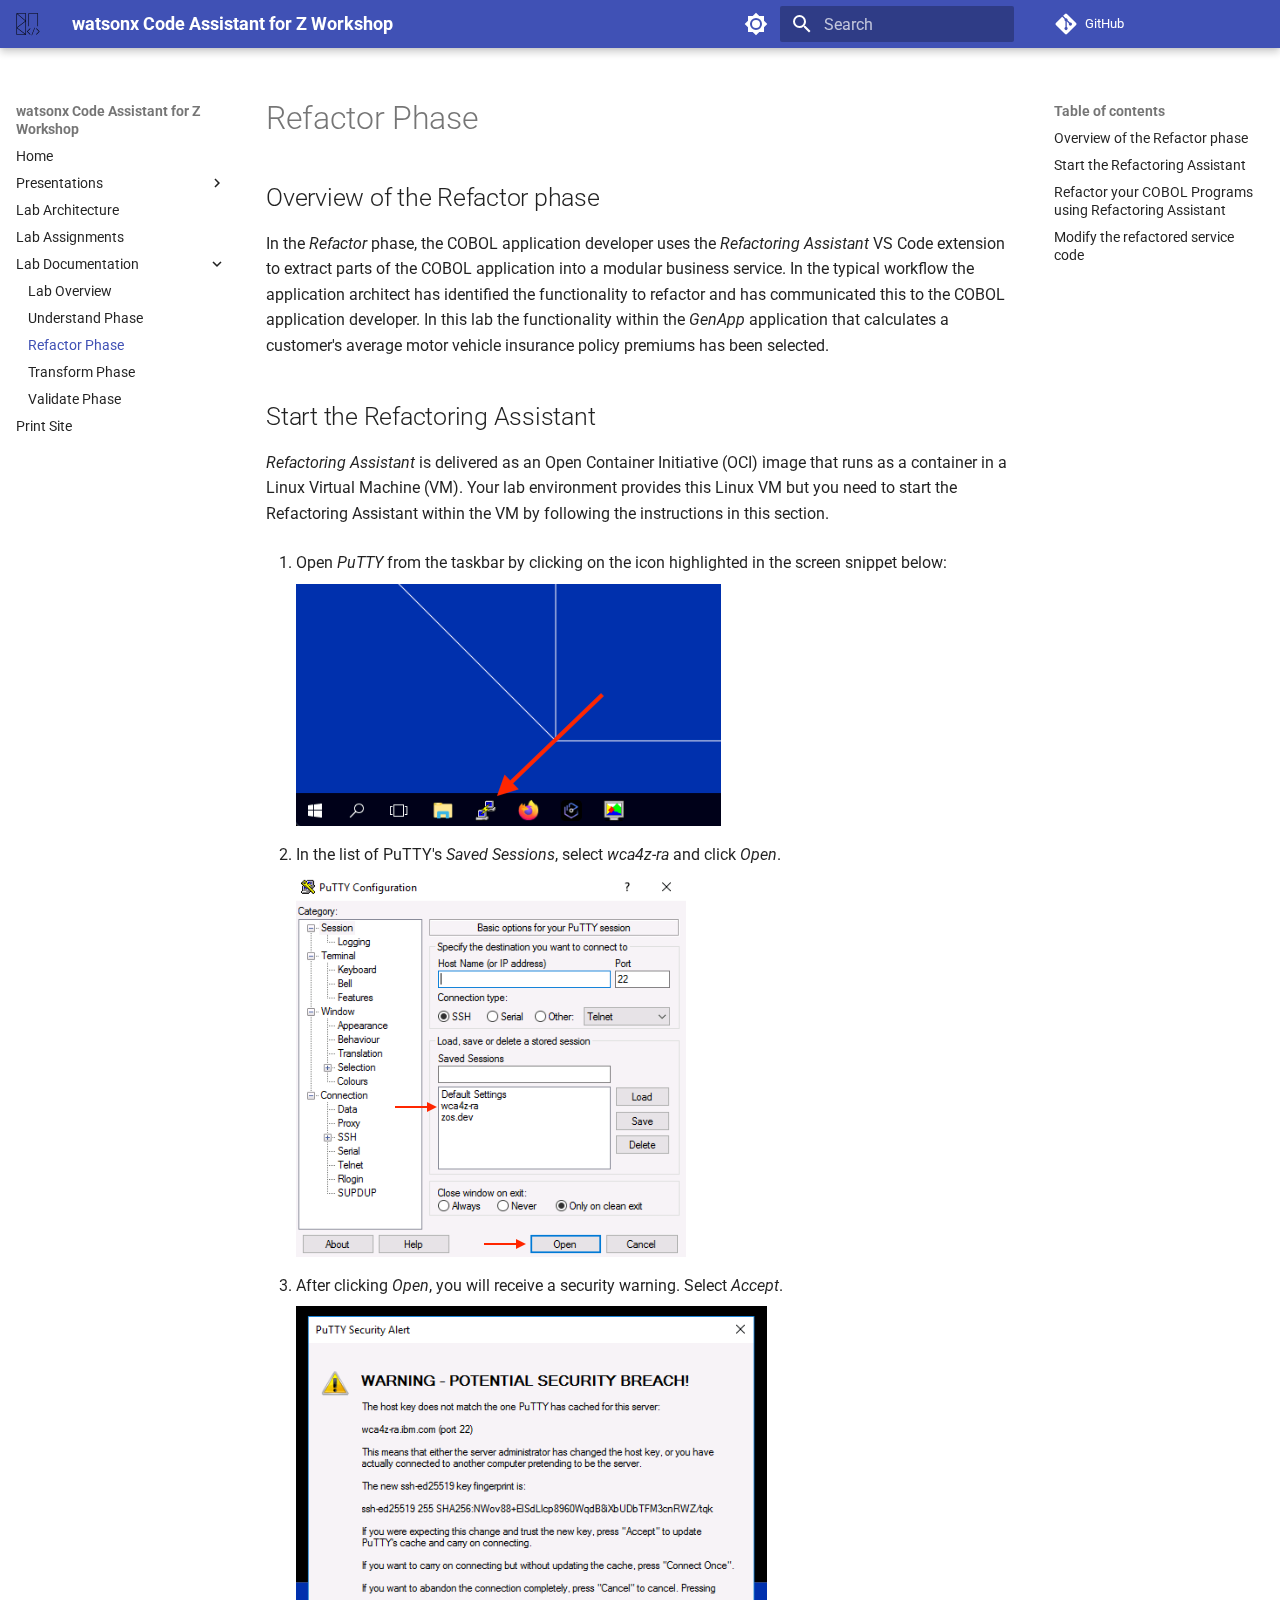
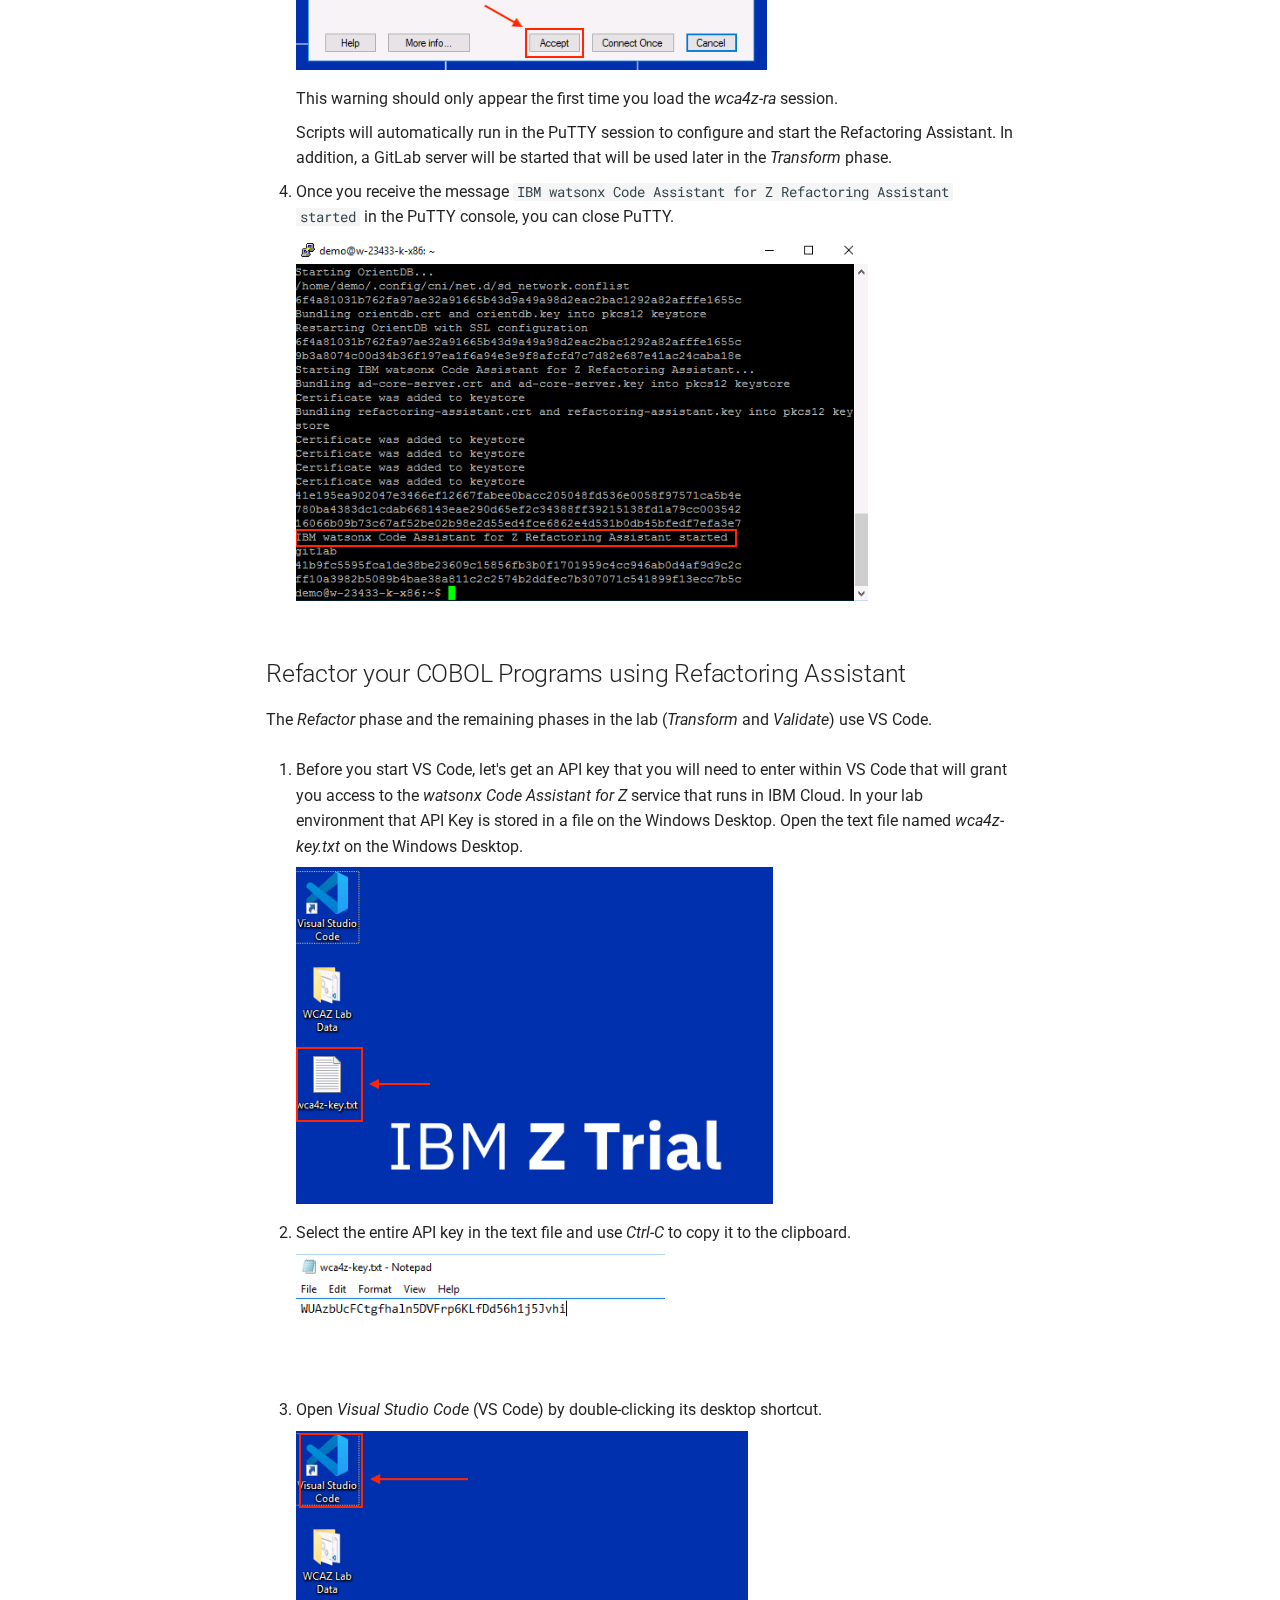
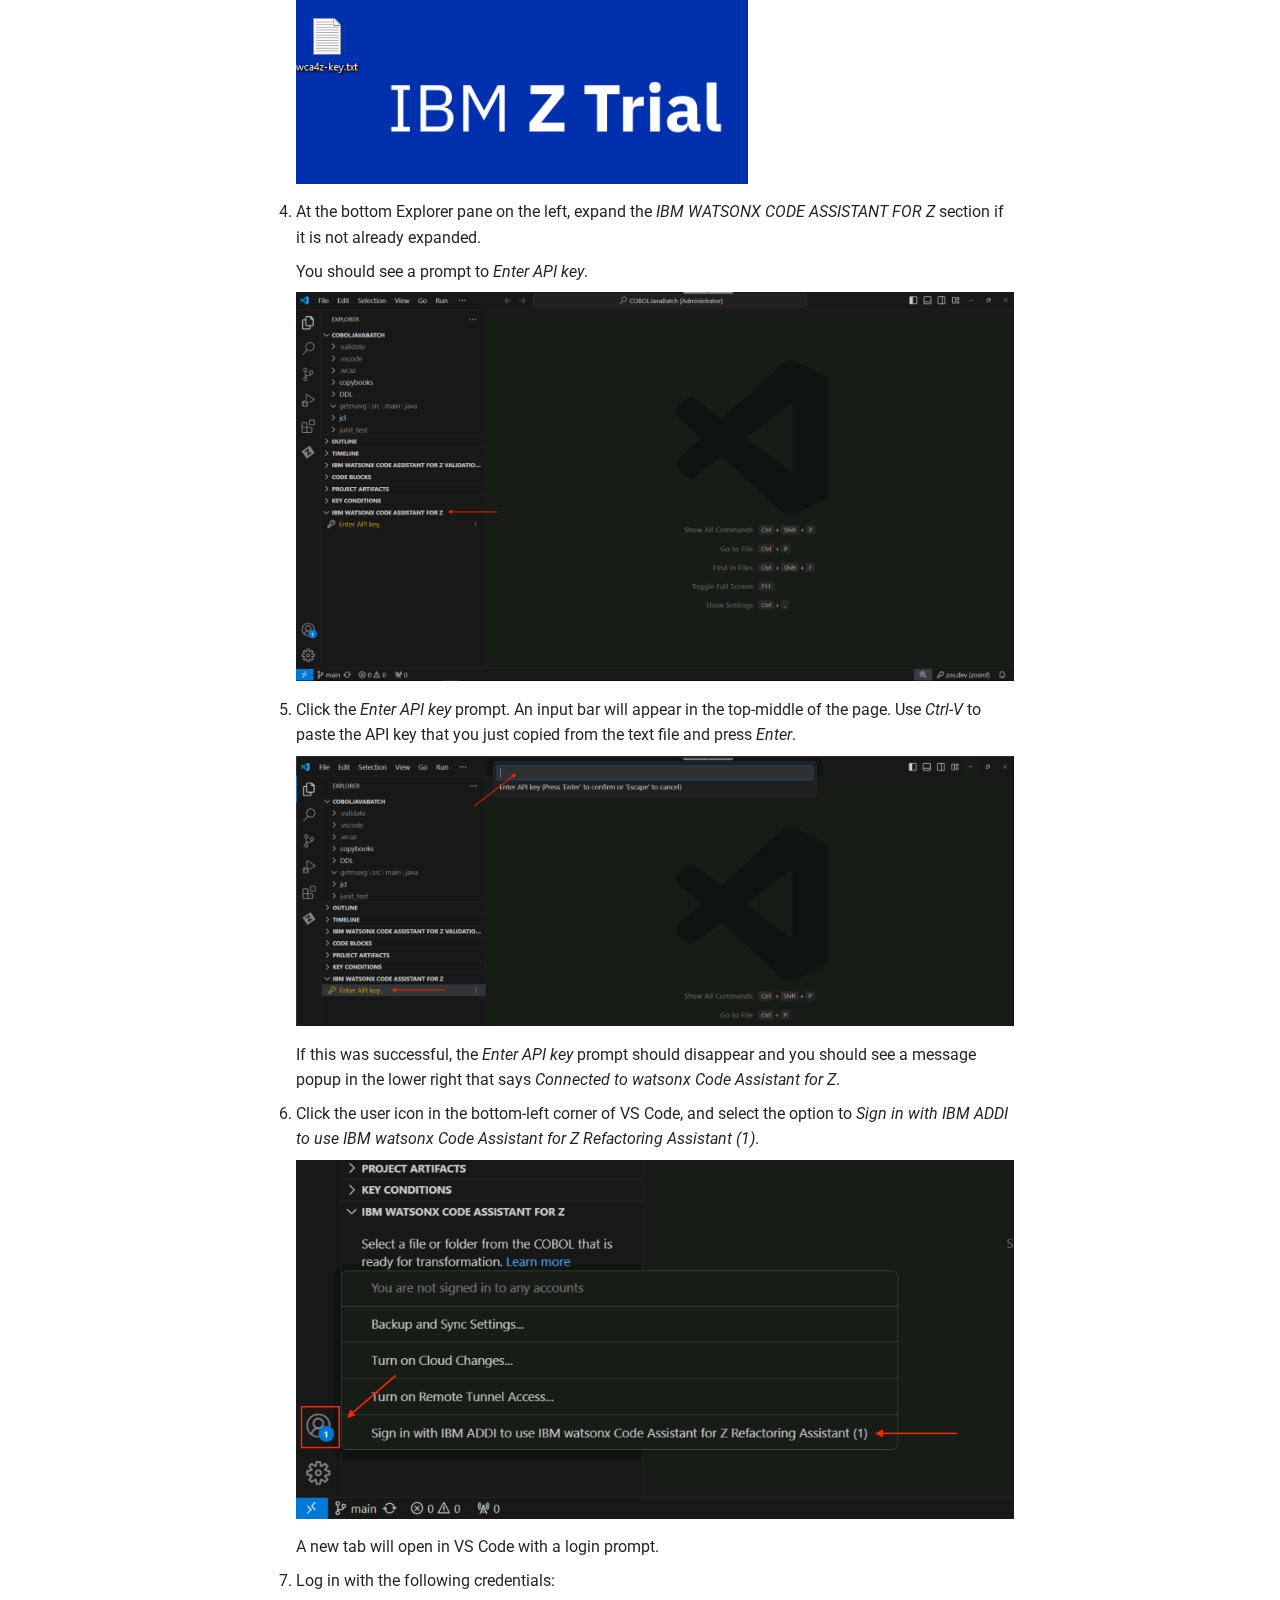
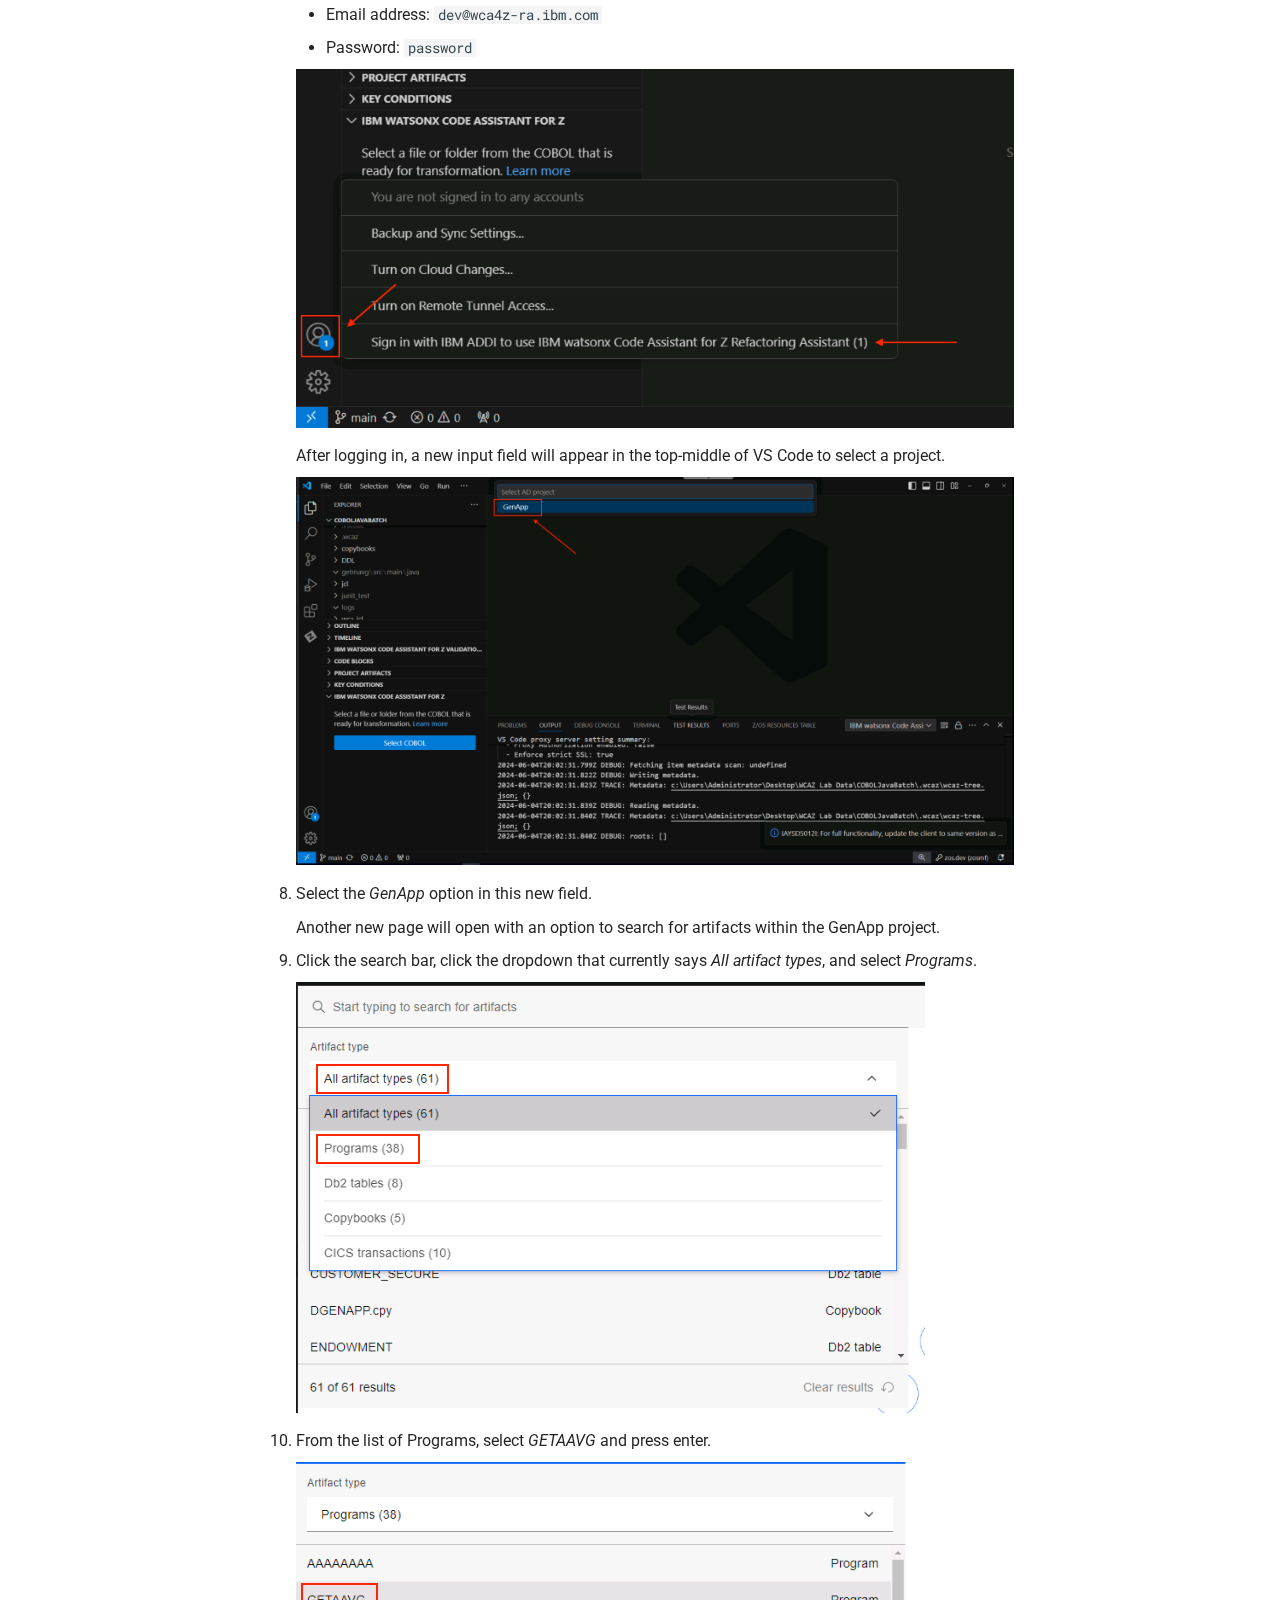
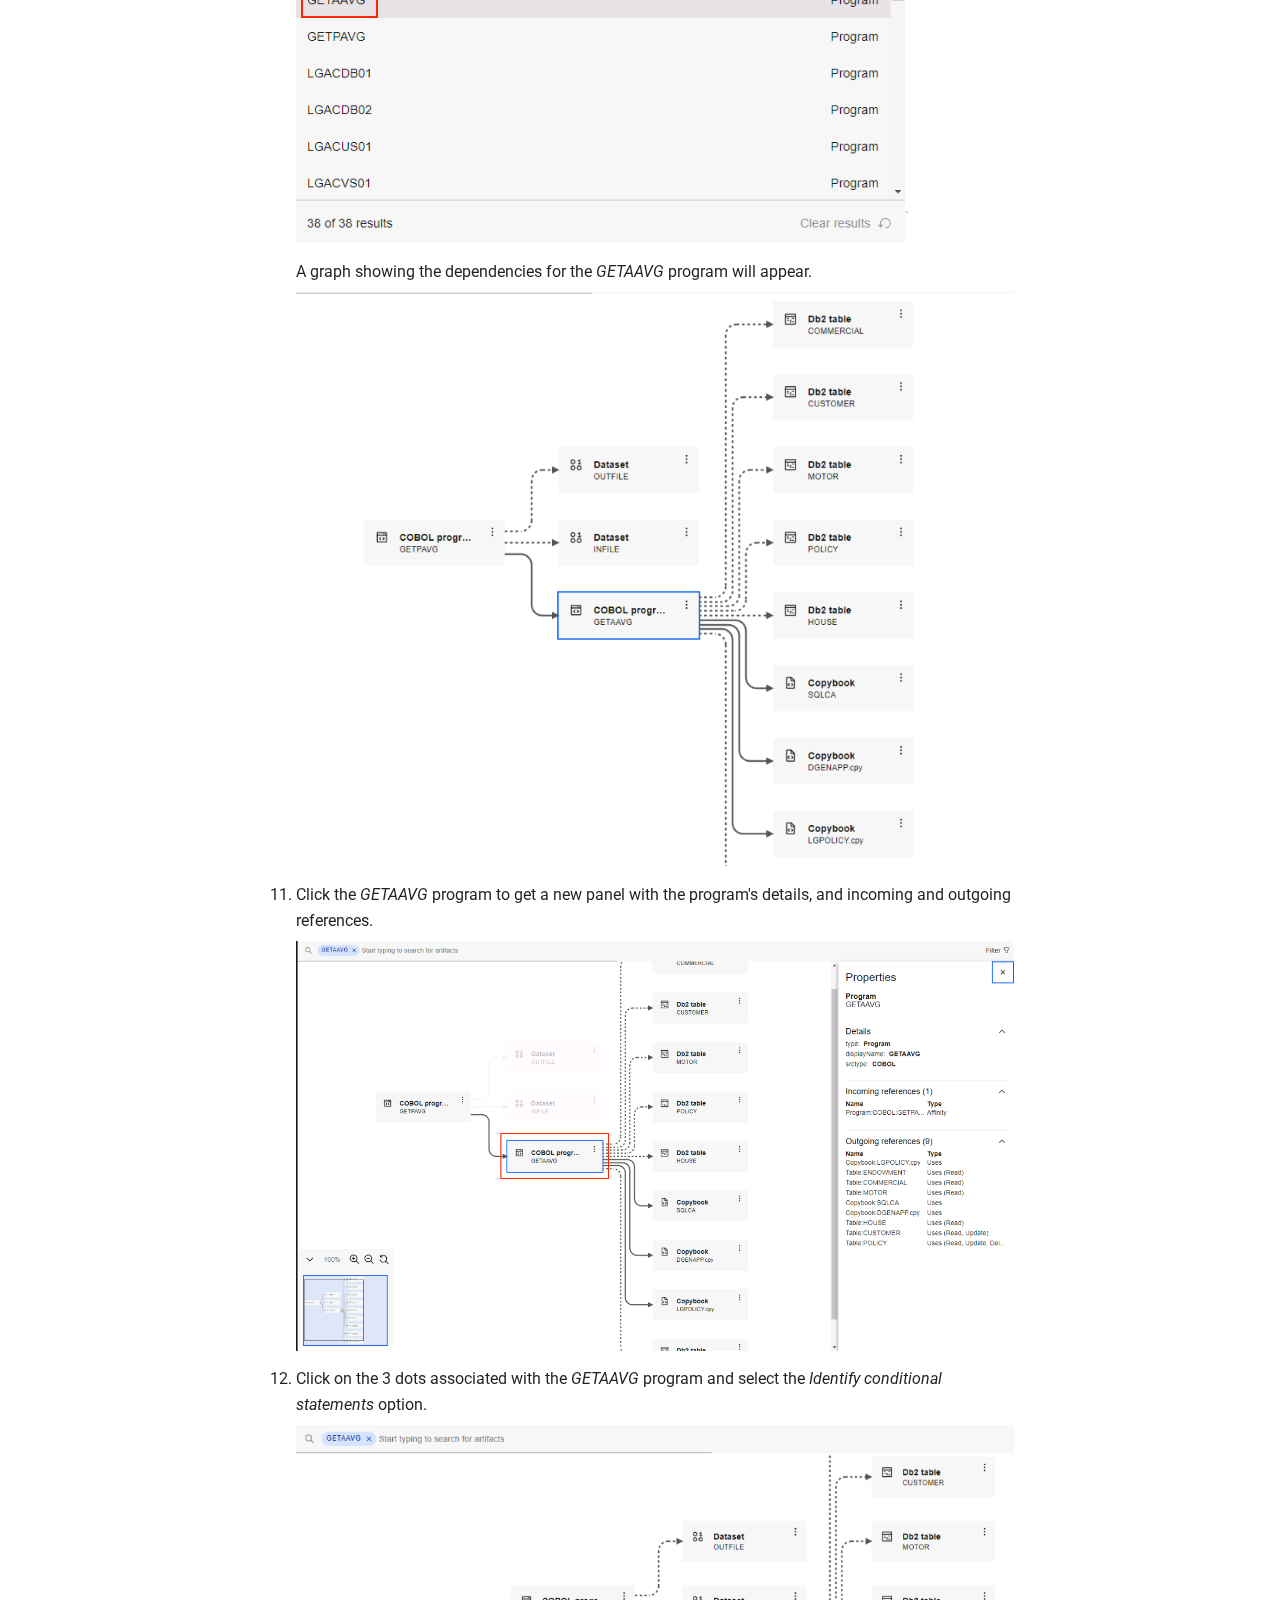
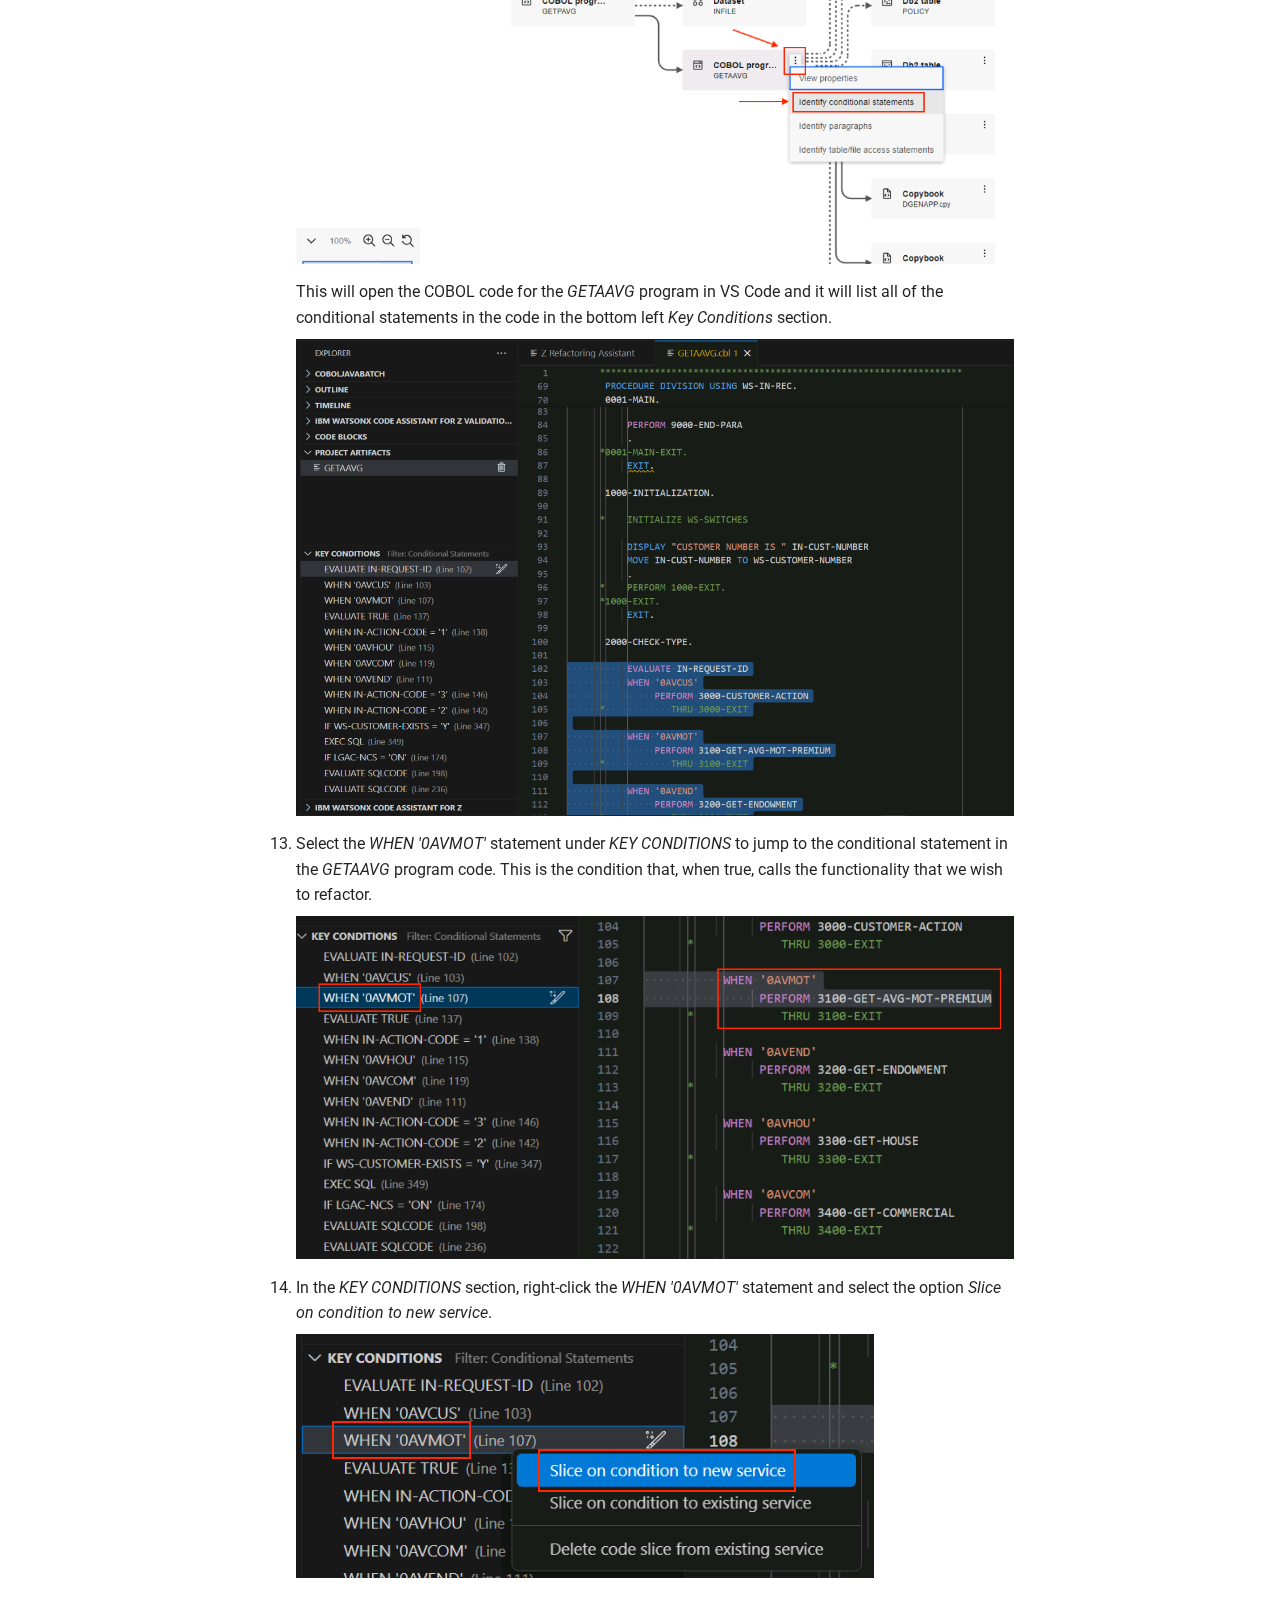
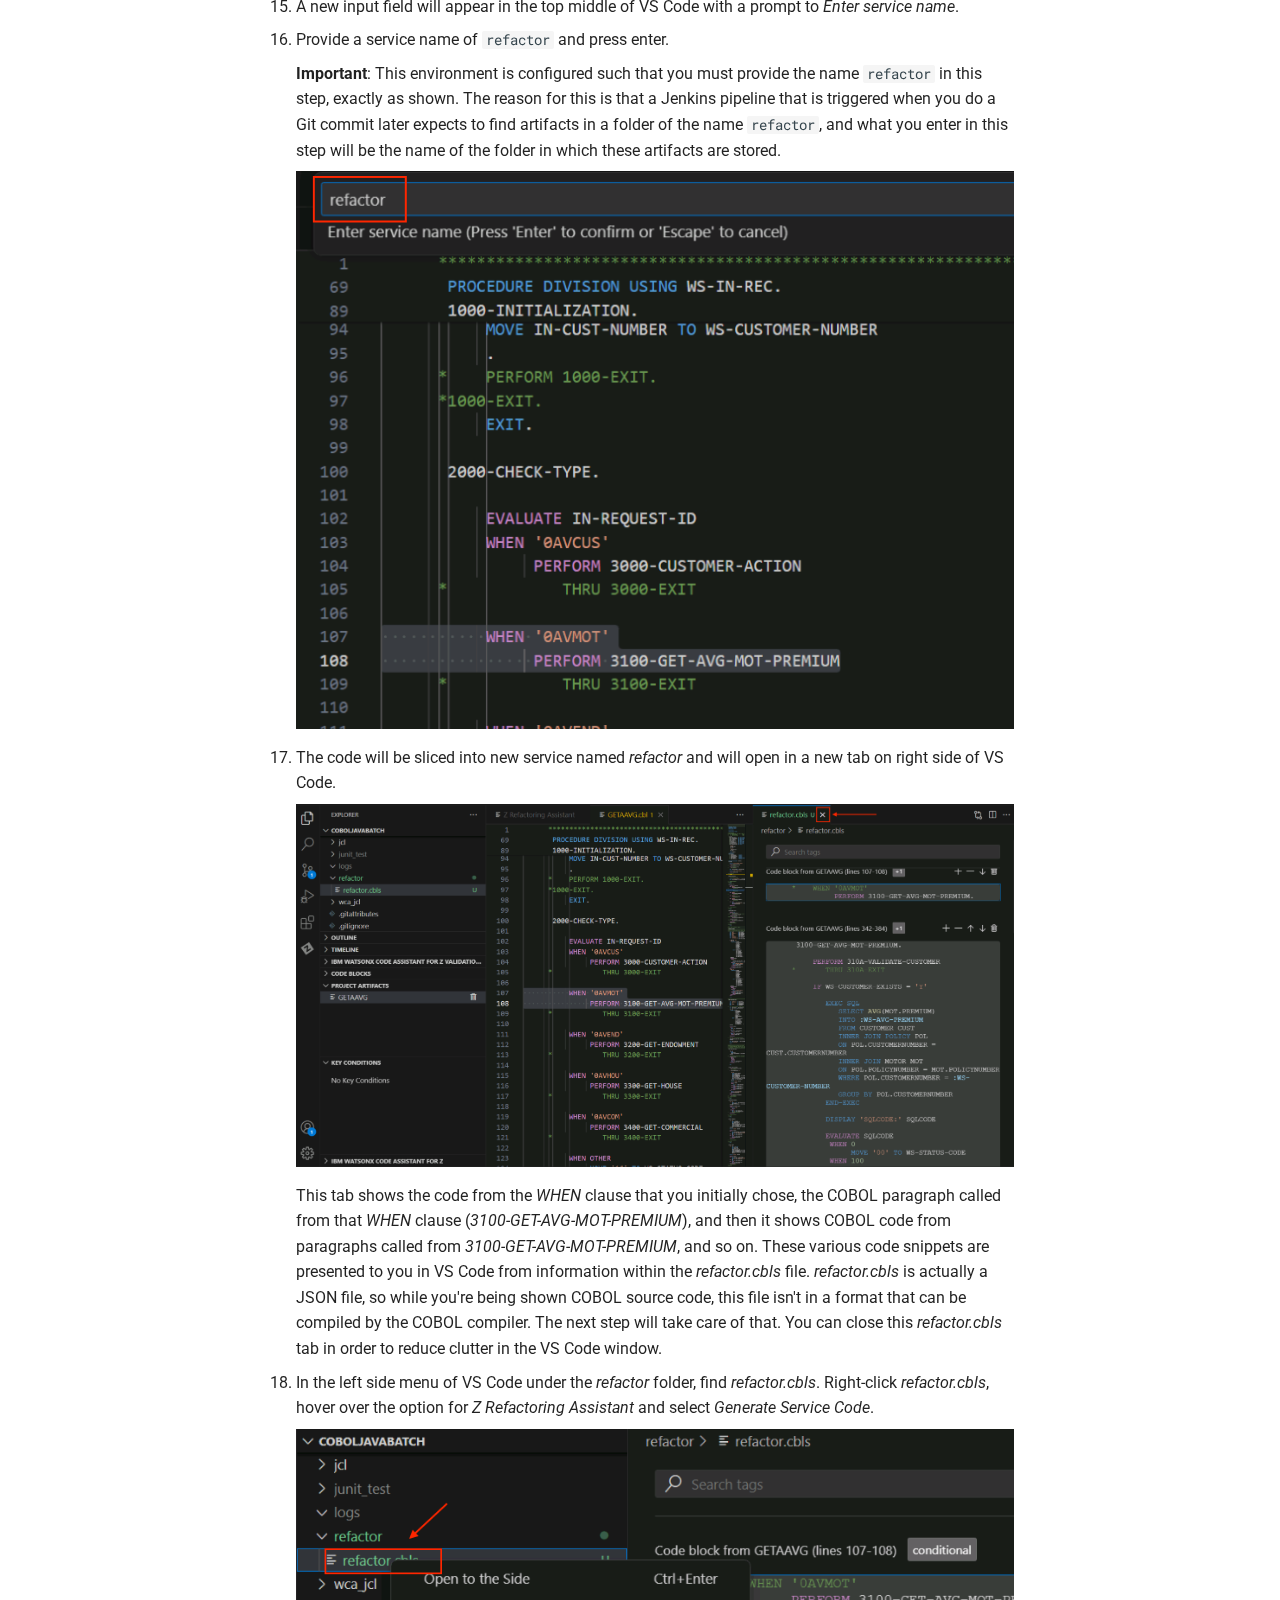
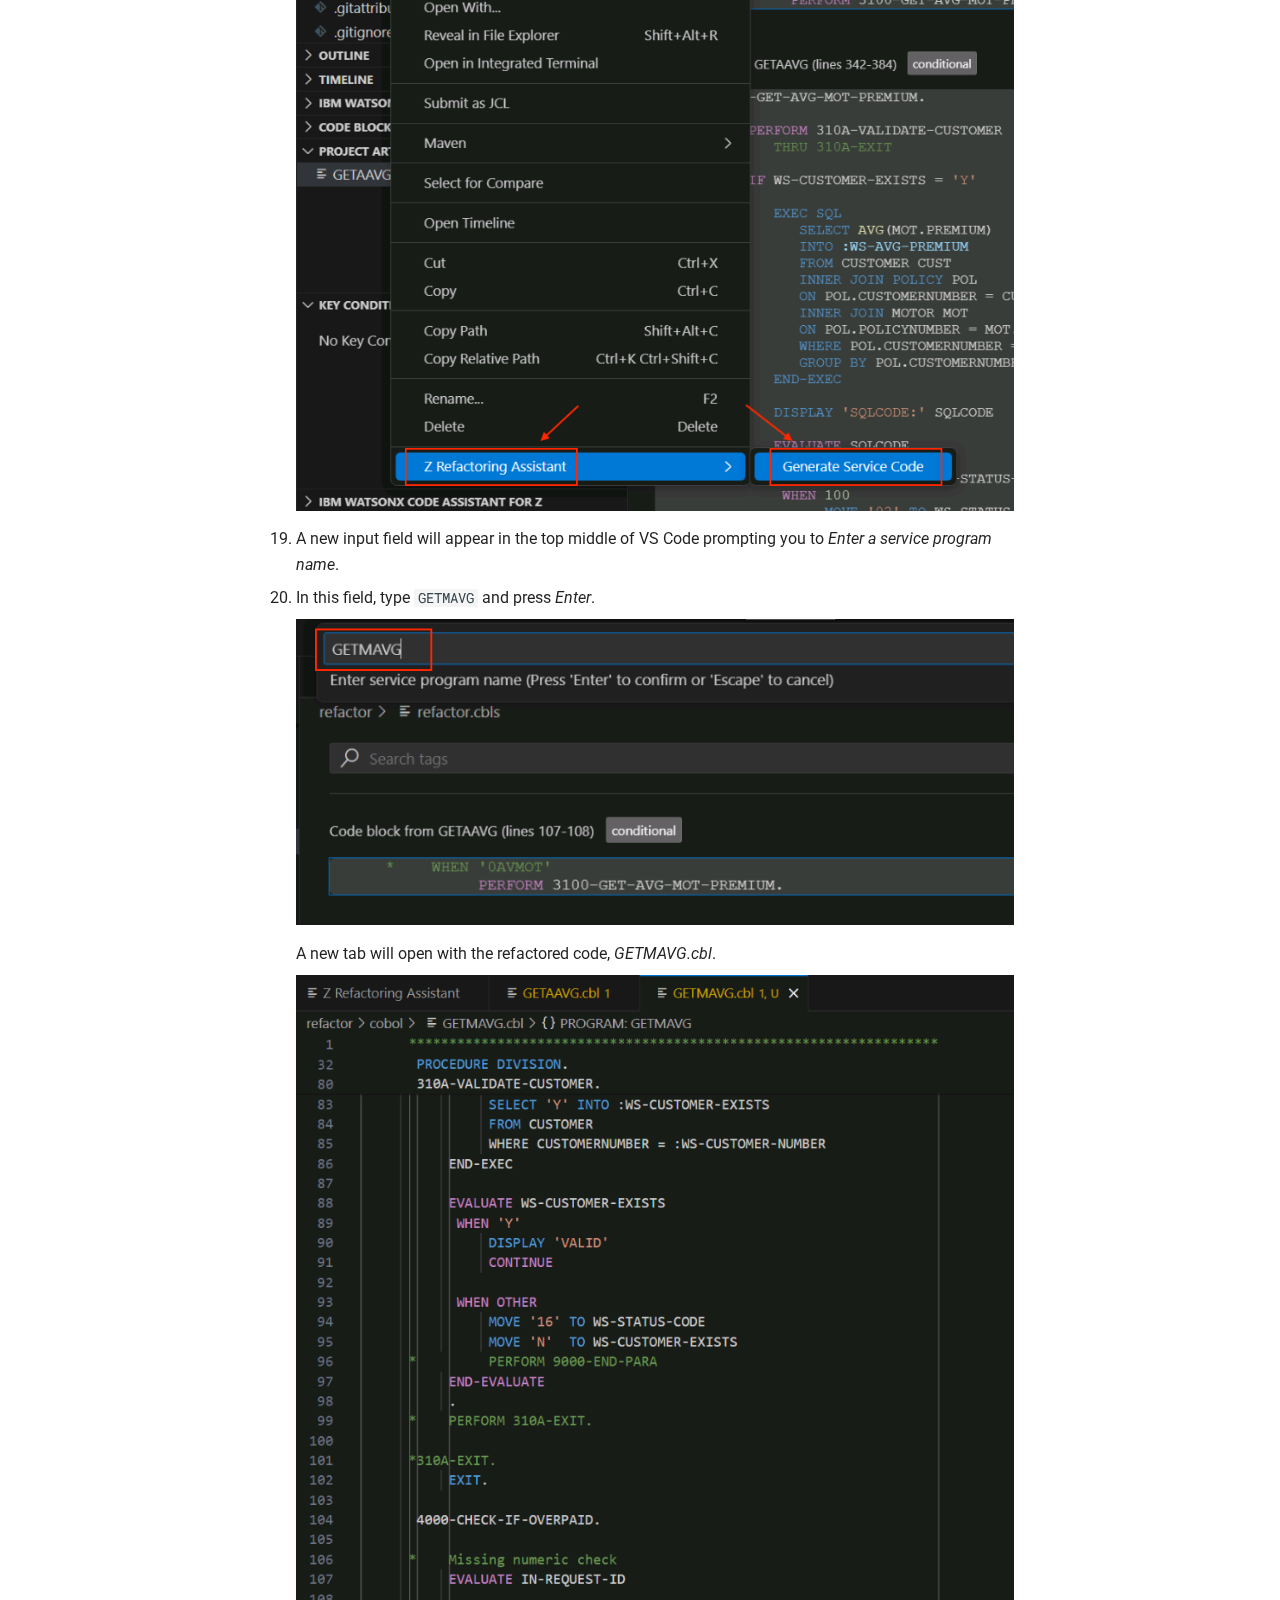
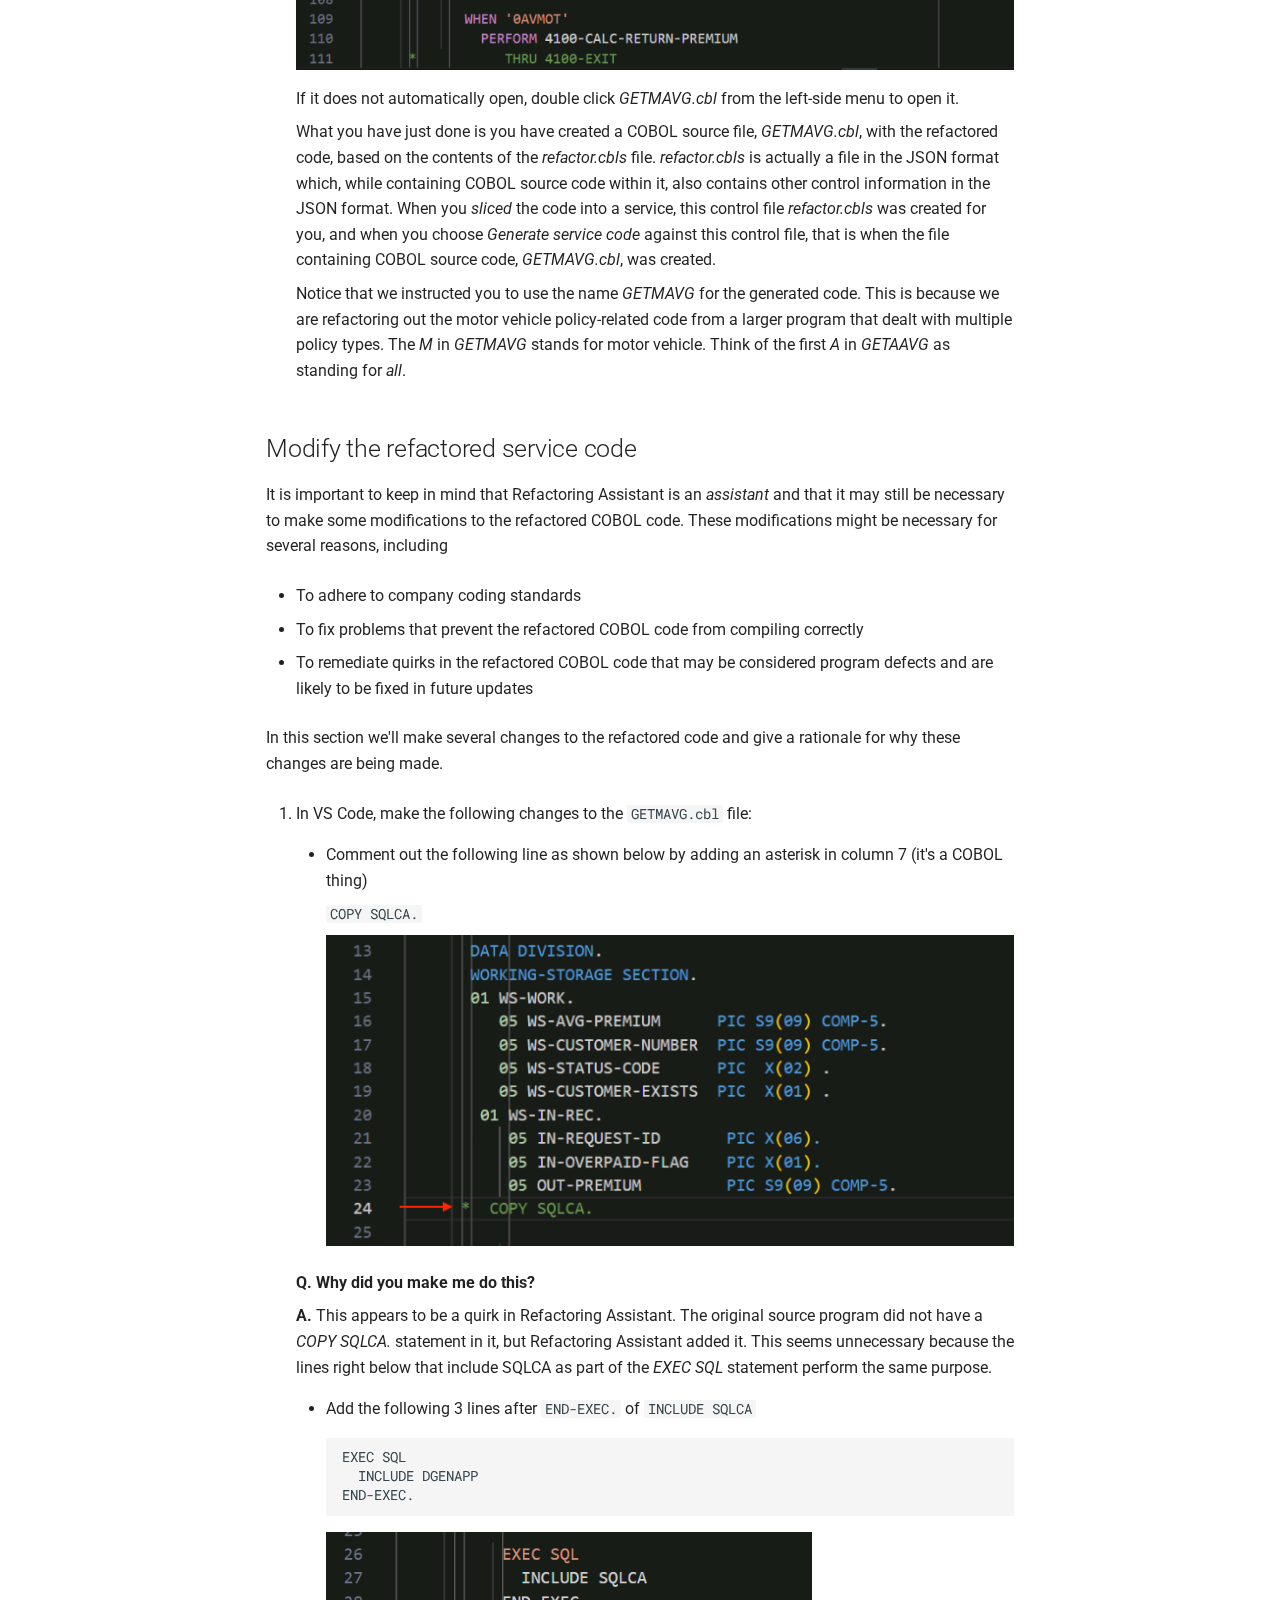
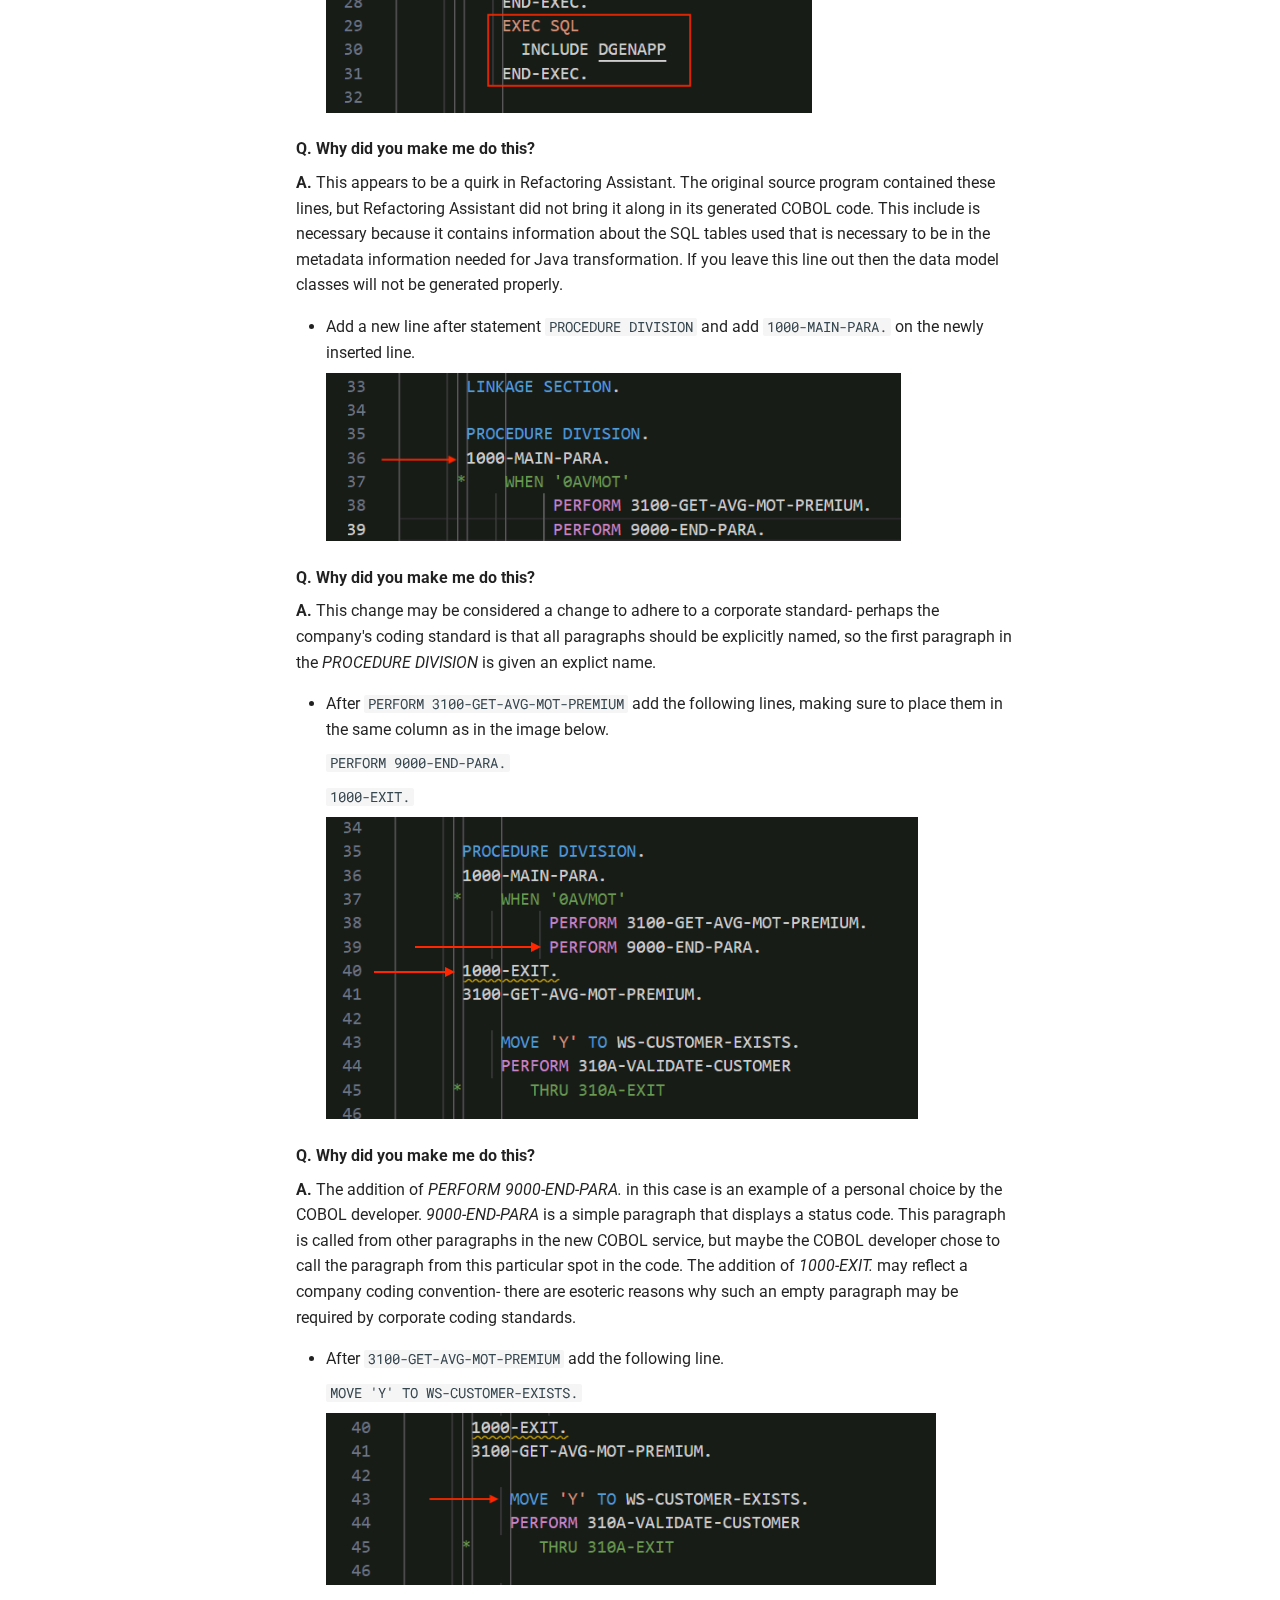
<file: labs/refactor/index.html>
<!doctype html>
<html lang="en" class="no-js">
  <head>
    
      <meta charset="utf-8">
      <meta name="viewport" content="width=device-width,initial-scale=1">
      
      
      
        <link rel="canonical" href="https://mmondics.github.io/wsc-wca4z/labs/refactor/">
      
      
        <link rel="prev" href="../understand/">
      
      
        <link rel="next" href="../transform/">
      
      
      <link rel="icon" href="../../images/wca4z-logo.svg">
      <meta name="generator" content="mkdocs-1.5.3, mkdocs-material-9.5.17">
    
    
      
        <title>Refactor Phase - watsonx Code Assistant for Z Workshop</title>
      
    
    
      <link rel="stylesheet" href="../../assets/stylesheets/main.bcfcd587.min.css">
      
        
        <link rel="stylesheet" href="../../assets/stylesheets/palette.06af60db.min.css">
      
      


    
    
      
    
    
      
        
        
        <link rel="preconnect" href="https://fonts.gstatic.com" crossorigin>
        <link rel="stylesheet" href="https://fonts.googleapis.com/css?family=Roboto:300,300i,400,400i,700,700i%7CRoboto+Mono:400,400i,700,700i&display=fallback">
        <style>:root{--md-text-font:"Roboto";--md-code-font:"Roboto Mono"}</style>
      
    
    
      <link rel="stylesheet" href="../../css/print-site-enum-headings1.css">
    
      <link rel="stylesheet" href="../../css/print-site-enum-headings2.css">
    
      <link rel="stylesheet" href="../../css/print-site-enum-headings3.css">
    
      <link rel="stylesheet" href="../../css/print-site-enum-headings4.css">
    
      <link rel="stylesheet" href="../../css/print-site-enum-headings5.css">
    
      <link rel="stylesheet" href="../../css/print-site-enum-headings6.css">
    
      <link rel="stylesheet" href="../../css/print-site.css">
    
      <link rel="stylesheet" href="../../css/print-site-material.css">
    
      <link rel="stylesheet" href="../../stylesheets/extra.css">
    
    <script>__md_scope=new URL("../..",location),__md_hash=e=>[...e].reduce((e,_)=>(e<<5)-e+_.charCodeAt(0),0),__md_get=(e,_=localStorage,t=__md_scope)=>JSON.parse(_.getItem(t.pathname+"."+e)),__md_set=(e,_,t=localStorage,a=__md_scope)=>{try{t.setItem(a.pathname+"."+e,JSON.stringify(_))}catch(e){}}</script>
    
      

    
    
    
  </head>
  
  
    
    
      
    
    
    
    
    <body dir="ltr" data-md-color-scheme="default" data-md-color-primary="indigo" data-md-color-accent="indigo">
  
    
    <input class="md-toggle" data-md-toggle="drawer" type="checkbox" id="__drawer" autocomplete="off">
    <input class="md-toggle" data-md-toggle="search" type="checkbox" id="__search" autocomplete="off">
    <label class="md-overlay" for="__drawer"></label>
    <div data-md-component="skip">
      
        
        <a href="#refactor-phase" class="md-skip">
          Skip to content
        </a>
      
    </div>
    <div data-md-component="announce">
      
    </div>
    
    
      

  

<header class="md-header md-header--shadow" data-md-component="header">
  <nav class="md-header__inner md-grid" aria-label="Header">
    <a href="../.." title="watsonx Code Assistant for Z Workshop" class="md-header__button md-logo" aria-label="watsonx Code Assistant for Z Workshop" data-md-component="logo">
      
  <img src="../../images/wca4z-logo.svg" alt="logo">

    </a>
    <label class="md-header__button md-icon" for="__drawer">
      
      <svg xmlns="http://www.w3.org/2000/svg" viewBox="0 0 24 24"><path d="M3 6h18v2H3V6m0 5h18v2H3v-2m0 5h18v2H3v-2Z"/></svg>
    </label>
    <div class="md-header__title" data-md-component="header-title">
      <div class="md-header__ellipsis">
        <div class="md-header__topic">
          <span class="md-ellipsis">
            watsonx Code Assistant for Z Workshop
          </span>
        </div>
        <div class="md-header__topic" data-md-component="header-topic">
          <span class="md-ellipsis">
            
              Refactor Phase
            
          </span>
        </div>
      </div>
    </div>
    
      
        <form class="md-header__option" data-md-component="palette">
  
    
    
    
    <input class="md-option" data-md-color-media="" data-md-color-scheme="default" data-md-color-primary="indigo" data-md-color-accent="indigo"  aria-label="Switch to dark mode"  type="radio" name="__palette" id="__palette_0">
    
      <label class="md-header__button md-icon" title="Switch to dark mode" for="__palette_1" hidden>
        <svg xmlns="http://www.w3.org/2000/svg" viewBox="0 0 24 24"><path d="M12 8a4 4 0 0 0-4 4 4 4 0 0 0 4 4 4 4 0 0 0 4-4 4 4 0 0 0-4-4m0 10a6 6 0 0 1-6-6 6 6 0 0 1 6-6 6 6 0 0 1 6 6 6 6 0 0 1-6 6m8-9.31V4h-4.69L12 .69 8.69 4H4v4.69L.69 12 4 15.31V20h4.69L12 23.31 15.31 20H20v-4.69L23.31 12 20 8.69Z"/></svg>
      </label>
    
  
    
    
    
    <input class="md-option" data-md-color-media="" data-md-color-scheme="slate" data-md-color-primary="indigo" data-md-color-accent="indigo"  aria-label="Switch to light mode"  type="radio" name="__palette" id="__palette_1">
    
      <label class="md-header__button md-icon" title="Switch to light mode" for="__palette_2" hidden>
        <svg xmlns="http://www.w3.org/2000/svg" viewBox="0 0 24 24"><path d="M12 18c-.89 0-1.74-.2-2.5-.55C11.56 16.5 13 14.42 13 12c0-2.42-1.44-4.5-3.5-5.45C10.26 6.2 11.11 6 12 6a6 6 0 0 1 6 6 6 6 0 0 1-6 6m8-9.31V4h-4.69L12 .69 8.69 4H4v4.69L.69 12 4 15.31V20h4.69L12 23.31 15.31 20H20v-4.69L23.31 12 20 8.69Z"/></svg>
      </label>
    
  
    
    
    
    <input class="md-option" data-md-color-media="" data-md-color-scheme="default" data-md-color-primary="indigo" data-md-color-accent="indigo"  aria-hidden="true"  type="radio" name="__palette" id="__palette_2">
    
  
</form>
      
    
    
      <script>var media,input,key,value,palette=__md_get("__palette");if(palette&&palette.color){"(prefers-color-scheme)"===palette.color.media&&(media=matchMedia("(prefers-color-scheme: light)"),input=document.querySelector(media.matches?"[data-md-color-media='(prefers-color-scheme: light)']":"[data-md-color-media='(prefers-color-scheme: dark)']"),palette.color.media=input.getAttribute("data-md-color-media"),palette.color.scheme=input.getAttribute("data-md-color-scheme"),palette.color.primary=input.getAttribute("data-md-color-primary"),palette.color.accent=input.getAttribute("data-md-color-accent"));for([key,value]of Object.entries(palette.color))document.body.setAttribute("data-md-color-"+key,value)}</script>
    
    
    
      <label class="md-header__button md-icon" for="__search">
        
        <svg xmlns="http://www.w3.org/2000/svg" viewBox="0 0 24 24"><path d="M9.5 3A6.5 6.5 0 0 1 16 9.5c0 1.61-.59 3.09-1.56 4.23l.27.27h.79l5 5-1.5 1.5-5-5v-.79l-.27-.27A6.516 6.516 0 0 1 9.5 16 6.5 6.5 0 0 1 3 9.5 6.5 6.5 0 0 1 9.5 3m0 2C7 5 5 7 5 9.5S7 14 9.5 14 14 12 14 9.5 12 5 9.5 5Z"/></svg>
      </label>
      <div class="md-search" data-md-component="search" role="dialog">
  <label class="md-search__overlay" for="__search"></label>
  <div class="md-search__inner" role="search">
    <form class="md-search__form" name="search">
      <input type="text" class="md-search__input" name="query" aria-label="Search" placeholder="Search" autocapitalize="off" autocorrect="off" autocomplete="off" spellcheck="false" data-md-component="search-query" required>
      <label class="md-search__icon md-icon" for="__search">
        
        <svg xmlns="http://www.w3.org/2000/svg" viewBox="0 0 24 24"><path d="M9.5 3A6.5 6.5 0 0 1 16 9.5c0 1.61-.59 3.09-1.56 4.23l.27.27h.79l5 5-1.5 1.5-5-5v-.79l-.27-.27A6.516 6.516 0 0 1 9.5 16 6.5 6.5 0 0 1 3 9.5 6.5 6.5 0 0 1 9.5 3m0 2C7 5 5 7 5 9.5S7 14 9.5 14 14 12 14 9.5 12 5 9.5 5Z"/></svg>
        
        <svg xmlns="http://www.w3.org/2000/svg" viewBox="0 0 24 24"><path d="M20 11v2H8l5.5 5.5-1.42 1.42L4.16 12l7.92-7.92L13.5 5.5 8 11h12Z"/></svg>
      </label>
      <nav class="md-search__options" aria-label="Search">
        
        <button type="reset" class="md-search__icon md-icon" title="Clear" aria-label="Clear" tabindex="-1">
          
          <svg xmlns="http://www.w3.org/2000/svg" viewBox="0 0 24 24"><path d="M19 6.41 17.59 5 12 10.59 6.41 5 5 6.41 10.59 12 5 17.59 6.41 19 12 13.41 17.59 19 19 17.59 13.41 12 19 6.41Z"/></svg>
        </button>
      </nav>
      
        <div class="md-search__suggest" data-md-component="search-suggest"></div>
      
    </form>
    <div class="md-search__output">
      <div class="md-search__scrollwrap" data-md-scrollfix>
        <div class="md-search-result" data-md-component="search-result">
          <div class="md-search-result__meta">
            Initializing search
          </div>
          <ol class="md-search-result__list" role="presentation"></ol>
        </div>
      </div>
    </div>
  </div>
</div>
    
    
      <div class="md-header__source">
        <a href="https://github.com/mmondics/wsc-wca4z/" title="Go to repository" class="md-source" data-md-component="source">
  <div class="md-source__icon md-icon">
    
    <svg xmlns="http://www.w3.org/2000/svg" viewBox="0 0 448 512"><!--! Font Awesome Free 6.5.1 by @fontawesome - https://fontawesome.com License - https://fontawesome.com/license/free (Icons: CC BY 4.0, Fonts: SIL OFL 1.1, Code: MIT License) Copyright 2023 Fonticons, Inc.--><path d="M439.55 236.05 244 40.45a28.87 28.87 0 0 0-40.81 0l-40.66 40.63 51.52 51.52c27.06-9.14 52.68 16.77 43.39 43.68l49.66 49.66c34.23-11.8 61.18 31 35.47 56.69-26.49 26.49-70.21-2.87-56-37.34L240.22 199v121.85c25.3 12.54 22.26 41.85 9.08 55a34.34 34.34 0 0 1-48.55 0c-17.57-17.6-11.07-46.91 11.25-56v-123c-20.8-8.51-24.6-30.74-18.64-45L142.57 101 8.45 235.14a28.86 28.86 0 0 0 0 40.81l195.61 195.6a28.86 28.86 0 0 0 40.8 0l194.69-194.69a28.86 28.86 0 0 0 0-40.81z"/></svg>
  </div>
  <div class="md-source__repository">
    GitHub
  </div>
</a>
      </div>
    
  </nav>
  
</header>
    
    <div class="md-container" data-md-component="container">
      
      
        
          
        
      
      <main class="md-main" data-md-component="main">
        <div class="md-main__inner md-grid">
          
            
              
              <div class="md-sidebar md-sidebar--primary" data-md-component="sidebar" data-md-type="navigation" >
                <div class="md-sidebar__scrollwrap">
                  <div class="md-sidebar__inner">
                    



<nav class="md-nav md-nav--primary" aria-label="Navigation" data-md-level="0">
  <label class="md-nav__title" for="__drawer">
    <a href="../.." title="watsonx Code Assistant for Z Workshop" class="md-nav__button md-logo" aria-label="watsonx Code Assistant for Z Workshop" data-md-component="logo">
      
  <img src="../../images/wca4z-logo.svg" alt="logo">

    </a>
    watsonx Code Assistant for Z Workshop
  </label>
  
    <div class="md-nav__source">
      <a href="https://github.com/mmondics/wsc-wca4z/" title="Go to repository" class="md-source" data-md-component="source">
  <div class="md-source__icon md-icon">
    
    <svg xmlns="http://www.w3.org/2000/svg" viewBox="0 0 448 512"><!--! Font Awesome Free 6.5.1 by @fontawesome - https://fontawesome.com License - https://fontawesome.com/license/free (Icons: CC BY 4.0, Fonts: SIL OFL 1.1, Code: MIT License) Copyright 2023 Fonticons, Inc.--><path d="M439.55 236.05 244 40.45a28.87 28.87 0 0 0-40.81 0l-40.66 40.63 51.52 51.52c27.06-9.14 52.68 16.77 43.39 43.68l49.66 49.66c34.23-11.8 61.18 31 35.47 56.69-26.49 26.49-70.21-2.87-56-37.34L240.22 199v121.85c25.3 12.54 22.26 41.85 9.08 55a34.34 34.34 0 0 1-48.55 0c-17.57-17.6-11.07-46.91 11.25-56v-123c-20.8-8.51-24.6-30.74-18.64-45L142.57 101 8.45 235.14a28.86 28.86 0 0 0 0 40.81l195.61 195.6a28.86 28.86 0 0 0 40.8 0l194.69-194.69a28.86 28.86 0 0 0 0-40.81z"/></svg>
  </div>
  <div class="md-source__repository">
    GitHub
  </div>
</a>
    </div>
  
  <ul class="md-nav__list" data-md-scrollfix>
    
      
      
  
  
  
  
    <li class="md-nav__item">
      <a href="../.." class="md-nav__link">
        
  
  <span class="md-ellipsis">
    Home
  </span>
  

      </a>
    </li>
  

    
      
      
  
  
  
  
    
    
    
    
    <li class="md-nav__item md-nav__item--nested">
      
        
        
        <input class="md-nav__toggle md-toggle " type="checkbox" id="__nav_2" >
        
          
          <label class="md-nav__link" for="__nav_2" id="__nav_2_label" tabindex="0">
            
  
  <span class="md-ellipsis">
    Presentations
  </span>
  

            <span class="md-nav__icon md-icon"></span>
          </label>
        
        <nav class="md-nav" data-md-level="1" aria-labelledby="__nav_2_label" aria-expanded="false">
          <label class="md-nav__title" for="__nav_2">
            <span class="md-nav__icon md-icon"></span>
            Presentations
          </label>
          <ul class="md-nav__list" data-md-scrollfix>
            
              
                
  
  
  
  
    <li class="md-nav__item">
      <a href="../../presentations/watsonx%20Code%20Assistant%20for%20Z%20Overview%20-%20WSC%20Workshop%20July%209%202024.pdf" class="md-nav__link">
        
  
  <span class="md-ellipsis">
    Presentation
  </span>
  

      </a>
    </li>
  

              
            
          </ul>
        </nav>
      
    </li>
  

    
      
      
  
  
  
  
    <li class="md-nav__item">
      <a href="../../workshop-architecture/" class="md-nav__link">
        
  
  <span class="md-ellipsis">
    Lab Architecture
  </span>
  

      </a>
    </li>
  

    
      
      
  
  
  
  
    <li class="md-nav__item">
      <a href="../../lab-assignments/" class="md-nav__link">
        
  
  <span class="md-ellipsis">
    Lab Assignments
  </span>
  

      </a>
    </li>
  

    
      
      
  
  
    
  
  
  
    
    
    
    
    <li class="md-nav__item md-nav__item--active md-nav__item--nested">
      
        
        
        <input class="md-nav__toggle md-toggle " type="checkbox" id="__nav_5" checked>
        
          
          <label class="md-nav__link" for="__nav_5" id="__nav_5_label" tabindex="0">
            
  
  <span class="md-ellipsis">
    Lab Documentation
  </span>
  

            <span class="md-nav__icon md-icon"></span>
          </label>
        
        <nav class="md-nav" data-md-level="1" aria-labelledby="__nav_5_label" aria-expanded="true">
          <label class="md-nav__title" for="__nav_5">
            <span class="md-nav__icon md-icon"></span>
            Lab Documentation
          </label>
          <ul class="md-nav__list" data-md-scrollfix>
            
              
                
  
  
  
  
    <li class="md-nav__item">
      <a href="../overview/" class="md-nav__link">
        
  
  <span class="md-ellipsis">
    Lab Overview
  </span>
  

      </a>
    </li>
  

              
            
              
                
  
  
  
  
    <li class="md-nav__item">
      <a href="../understand/" class="md-nav__link">
        
  
  <span class="md-ellipsis">
    Understand Phase
  </span>
  

      </a>
    </li>
  

              
            
              
                
  
  
    
  
  
  
    <li class="md-nav__item md-nav__item--active">
      
      <input class="md-nav__toggle md-toggle" type="checkbox" id="__toc">
      
      
        
      
      
        <label class="md-nav__link md-nav__link--active" for="__toc">
          
  
  <span class="md-ellipsis">
    Refactor Phase
  </span>
  

          <span class="md-nav__icon md-icon"></span>
        </label>
      
      <a href="./" class="md-nav__link md-nav__link--active">
        
  
  <span class="md-ellipsis">
    Refactor Phase
  </span>
  

      </a>
      
        

<nav class="md-nav md-nav--secondary" aria-label="Table of contents">
  
  
  
    
  
  
    <label class="md-nav__title" for="__toc">
      <span class="md-nav__icon md-icon"></span>
      Table of contents
    </label>
    <ul class="md-nav__list" data-md-component="toc" data-md-scrollfix>
      
        <li class="md-nav__item">
  <a href="#overview-of-the-refactor-phase" class="md-nav__link">
    <span class="md-ellipsis">
      Overview of the Refactor phase
    </span>
  </a>
  
</li>
      
        <li class="md-nav__item">
  <a href="#start-the-refactoring-assistant" class="md-nav__link">
    <span class="md-ellipsis">
      Start the Refactoring Assistant
    </span>
  </a>
  
</li>
      
        <li class="md-nav__item">
  <a href="#refactor-your-cobol-programs-using-refactoring-assistant" class="md-nav__link">
    <span class="md-ellipsis">
      Refactor your COBOL Programs using Refactoring Assistant
    </span>
  </a>
  
</li>
      
        <li class="md-nav__item">
  <a href="#modify-the-refactored-service-code" class="md-nav__link">
    <span class="md-ellipsis">
      Modify the refactored service code
    </span>
  </a>
  
</li>
      
    </ul>
  
</nav>
      
    </li>
  

              
            
              
                
  
  
  
  
    <li class="md-nav__item">
      <a href="../transform/" class="md-nav__link">
        
  
  <span class="md-ellipsis">
    Transform Phase
  </span>
  

      </a>
    </li>
  

              
            
              
                
  
  
  
  
    <li class="md-nav__item">
      <a href="../validate/" class="md-nav__link">
        
  
  <span class="md-ellipsis">
    Validate Phase
  </span>
  

      </a>
    </li>
  

              
            
          </ul>
        </nav>
      
    </li>
  

    
      
      
  
  
  
  
    <li class="md-nav__item">
      <a href="../../print_page/" class="md-nav__link">
        
  
  <span class="md-ellipsis">
    Print Site
  </span>
  

      </a>
    </li>
  

    
  </ul>
</nav>
                  </div>
                </div>
              </div>
            
            
              
              <div class="md-sidebar md-sidebar--secondary" data-md-component="sidebar" data-md-type="toc" >
                <div class="md-sidebar__scrollwrap">
                  <div class="md-sidebar__inner">
                    

<nav class="md-nav md-nav--secondary" aria-label="Table of contents">
  
  
  
    
  
  
    <label class="md-nav__title" for="__toc">
      <span class="md-nav__icon md-icon"></span>
      Table of contents
    </label>
    <ul class="md-nav__list" data-md-component="toc" data-md-scrollfix>
      
        <li class="md-nav__item">
  <a href="#overview-of-the-refactor-phase" class="md-nav__link">
    <span class="md-ellipsis">
      Overview of the Refactor phase
    </span>
  </a>
  
</li>
      
        <li class="md-nav__item">
  <a href="#start-the-refactoring-assistant" class="md-nav__link">
    <span class="md-ellipsis">
      Start the Refactoring Assistant
    </span>
  </a>
  
</li>
      
        <li class="md-nav__item">
  <a href="#refactor-your-cobol-programs-using-refactoring-assistant" class="md-nav__link">
    <span class="md-ellipsis">
      Refactor your COBOL Programs using Refactoring Assistant
    </span>
  </a>
  
</li>
      
        <li class="md-nav__item">
  <a href="#modify-the-refactored-service-code" class="md-nav__link">
    <span class="md-ellipsis">
      Modify the refactored service code
    </span>
  </a>
  
</li>
      
    </ul>
  
</nav>
                  </div>
                </div>
              </div>
            
          
          
            <div class="md-content" data-md-component="content">
              <article class="md-content__inner md-typeset">
                
                  

  
  


<h1 id="refactor-phase">Refactor Phase<a class="headerlink" href="#refactor-phase" title="Permanent link">&para;</a></h1>
<h2 id="overview-of-the-refactor-phase">Overview of the Refactor phase<a class="headerlink" href="#overview-of-the-refactor-phase" title="Permanent link">&para;</a></h2>
<p>In the <em>Refactor</em> phase, the COBOL application developer uses the <em>Refactoring Assistant</em> VS Code extension to extract parts of the COBOL application into a modular business service.  In the typical workflow the application architect has identified the functionality to refactor and has communicated this to the COBOL application developer.   In this lab the functionality within the <em>GenApp</em> application that calculates a customer's average motor vehicle insurance policy premiums has been selected.</p>
<h2 id="start-the-refactoring-assistant">Start the Refactoring Assistant<a class="headerlink" href="#start-the-refactoring-assistant" title="Permanent link">&para;</a></h2>
<p><em>Refactoring Assistant</em> is delivered as an Open Container Initiative (OCI) image that runs as a container in a Linux Virtual Machine (VM).  Your lab environment provides this Linux VM but you need to start the Refactoring Assistant within the VM by following the instructions in this section.</p>
<ol>
<li>
<p>Open <em>PuTTY</em> from the taskbar by clicking on the icon highlighted in the screen snippet below:</p>
<p><img alt="zva-desktop-putty" src="../../images/zva-desktop-putty.png" /></p>
</li>
<li>
<p>In the list of PuTTY's <em>Saved Sessions</em>, select <em>wca4z-ra</em> and click <em>Open</em>.</p>
<p><img alt="putty-open" src="../../images/putty-open.png" /></p>
</li>
<li>
<p>After clicking <em>Open</em>, you will receive a security warning. Select <em>Accept</em>.</p>
<p><img alt="putty-security" src="../../images/putty-security.png" /></p>
<p>This warning should only appear the first time you load the <em>wca4z-ra</em> session.</p>
<p>Scripts will automatically run in the PuTTY session to configure and start the Refactoring Assistant.  In addition, a GitLab server will be started that will be used later in the <em>Transform</em> phase.  </p>
</li>
<li>
<p>Once you receive the message <code>IBM watsonx Code Assistant for Z Refactoring Assistant started</code> in the PuTTY console, you can close PuTTY.</p>
<p><img alt="putty-ra-started" src="../../images/putty-ra-started.png" /></p>
</li>
</ol>
<h2 id="refactor-your-cobol-programs-using-refactoring-assistant">Refactor your COBOL Programs using Refactoring Assistant<a class="headerlink" href="#refactor-your-cobol-programs-using-refactoring-assistant" title="Permanent link">&para;</a></h2>
<p>The <em>Refactor</em> phase and the remaining phases in the lab (<em>Transform</em> and <em>Validate</em>) use VS Code.</p>
<ol>
<li>
<p>Before you start VS Code, let's get an API key that you will need to enter within VS Code that will grant you access to the <em>watsonx Code Assistant for Z</em> service that runs in IBM Cloud. In your lab environment that API Key is stored in a file on the Windows Desktop.  Open the text file named <em>wca4z-key.txt</em> on the Windows Desktop. </p>
<p><img alt="zva-desktop-apikey" src="../../images/zva-desktop-apikey.png" /></p>
</li>
<li>
<p>Select the entire API key in the text file and use <em>Ctrl-C</em> to copy it to the clipboard.</p>
<p><img alt="notepad-apikey" src="../../images/notepad-apikey.png" /></p>
</li>
<li>
<p>Open <em>Visual Studio Code</em> (VS Code) by double-clicking its desktop shortcut.</p>
<p><img alt="zva-desktop-vscode" src="../../images/zva-desktop-vscode.png" /></p>
</li>
<li>
<p>At the bottom Explorer pane on the left, expand the <em>IBM WATSONX CODE ASSISTANT FOR Z</em> section if it is not already expanded.</p>
<p>You should see a prompt to <em>Enter API key</em>.</p>
<p><img alt="vscode-apikey" src="../../images/vscode-apikey.png" /></p>
</li>
<li>
<p>Click the <em>Enter API key</em> prompt. An input bar will appear in the top-middle of the page. Use <em>Ctrl-V</em> to paste the API key that you just copied from the text file and press <em>Enter</em>.</p>
<p><img alt="vscode-apikey-prompt" src="../../images/vscode-apikey-prompt.png" /></p>
<p>If this was successful, the <em>Enter API key</em> prompt should disappear and you should see a message popup in the lower right that says <em>Connected to watsonx Code Assistant for Z</em>.</p>
</li>
<li>
<p>Click the user icon in the bottom-left corner of VS Code, and select the option to <em>Sign in with IBM ADDI to use IBM watsonx Code Assistant for Z Refactoring Assistant (1)</em>.</p>
<p><img alt="vscode-addi-login" src="../../images/vscode-addi-login.png" /></p>
<p>A new tab will open in VS Code with a login prompt.</p>
</li>
<li>
<p>Log in with the following credentials:</p>
<ul>
<li>Email address: <code>dev@wca4z-ra.ibm.com</code></li>
<li>Password: <code>password</code></li>
</ul>
<p><img alt="vscode-addi-login" src="../../images/vscode-addi-login.png" /></p>
<p>After logging in, a new input field will appear in the top-middle of VS Code to select a project.</p>
<p><img alt="vscode-genapp-project" src="../../images/vscode-genapp-project.png" /></p>
</li>
<li>
<p>Select the <em>GenApp</em> option in this new field.</p>
<p>Another new page will open with an option to search for artifacts within the GenApp project. </p>
</li>
<li>
<p>Click the search bar, click the dropdown that currently says <em>All artifact types</em>, and select <em>Programs</em>.</p>
<p><img alt="vscode-ra-artifact-types" src="../../images/vscode-ra-artifact-types.png" /></p>
</li>
<li>
<p>From the list of Programs, select <em>GETAAVG</em> and press enter.</p>
<p><img alt="vscode-ra-getaavg" src="../../images/vscode-ra-getaavg.png" /></p>
<p>A graph showing the dependencies for the <em>GETAAVG</em> program will appear.</p>
<p><img alt="vscode-ra-getaavg-graph" src="../../images/vscode-ra-getaavg-graph.png" /></p>
</li>
<li>
<p>Click the <em>GETAAVG</em> program to get a new panel with the program's details, and incoming and outgoing references.</p>
<p><img alt="vscode-ra-graph-getaavg" src="../../images/vscode-ra-graph-getaavg.png" /></p>
</li>
<li>
<p>Click on the 3 dots associated with the <em>GETAAVG</em> program and select the <em>Identify conditional statements</em> option.</p>
<p><img alt="vscode-ra-identify-conditional-statements" src="../../images/vscode-ra-identify-conditional-statements.png" /></p>
<p>This will open the COBOL code for the <em>GETAAVG</em> program in VS Code and it will list all of the conditional statements in the code in the bottom left <em>Key Conditions</em> section.</p>
<p><img alt="vscode-getaavg" src="../../images/vscode-getaavg.png" /></p>
</li>
<li>
<p>Select the <em>WHEN '0AVMOT'</em> statement under <em>KEY CONDITIONS</em> to jump to the conditional statement in the <em>GETAAVG</em> program code. This is the condition that, when true, calls the functionality that we wish to refactor.</p>
<p><img alt="vscode-getaavg-0AVMOT" src="../../images/vscode-getaavg-0AVMOT.png" /></p>
</li>
<li>
<p>In the <em>KEY CONDITIONS</em> section, right-click the <em>WHEN '0AVMOT'</em> statement and select the option <em>Slice on condition to new service</em>.</p>
<p><img alt="vscode-getaavg-0AVMOT-slice" src="../../images/vscode-getaavg-0AVMOT-slice.png" /></p>
</li>
<li>
<p>A new input field will appear in the top middle of VS Code with a prompt to <em>Enter service name</em>.</p>
</li>
<li>
<p>Provide a service name of <code>refactor</code> and press enter.</p>
<p><strong>Important</strong>: This environment is configured such that you must provide the name <code>refactor</code> in this step, exactly as shown.  The reason for this is that a Jenkins pipeline that is triggered when you do a Git commit later expects to find artifacts in a folder of the name <code>refactor</code>, and what you enter in this step will be the name of the folder in which these artifacts are stored.</p>
<p><img alt="vscode-getaavg-0AVMOT-slice-refactor" src="../../images/vscode-getaavg-0AVMOT-slice-refactor.png" /></p>
</li>
<li>
<p>The code will be sliced into new service named <em>refactor</em> and will open in a new tab on right side of VS Code.</p>
<p><img alt="vscode-getaavg-0AVMOT-slice-refactor-tab" src="../../images/vscode-getaavg-0AVMOT-slice-refactor-tab.png" /></p>
<p>This tab shows the code from the <em>WHEN</em> clause that you initially chose, the COBOL paragraph called from that <em>WHEN</em> clause (<em>3100-GET-AVG-MOT-PREMIUM</em>),  and then it shows COBOL code from paragraphs called from <em>3100-GET-AVG-MOT-PREMIUM</em>, and so on.  These various code snippets are presented to you in VS Code from information within the <em>refactor.cbls</em> file.  <em>refactor.cbls</em> is actually a JSON file, so while you're being shown COBOL source code, this file isn't in a format that can be compiled by the COBOL compiler.  The next step will take care of that.   You can close this <em>refactor.cbls</em> tab in order to reduce clutter in the VS Code window.</p>
</li>
<li>
<p>In the left side menu of VS Code under the <em>refactor</em> folder, find <em>refactor.cbls</em>. Right-click <em>refactor.cbls</em>, hover over the option for <em>Z Refactoring Assistant</em> and select <em>Generate Service Code</em>.</p>
<p><img alt="vscode-refactorcbl-generate" src="../../images/vscode-refactorcbl-generate.png" /></p>
</li>
<li>
<p>A new input field will appear in the top middle of VS Code prompting you to <em>Enter a service program name</em>. </p>
</li>
<li>
<p>In this field, type <code>GETMAVG</code> and press <em>Enter</em>. </p>
<p><img alt="vscode-getmavg" src="../../images/vscode-getmavg.png" /></p>
<p>A new tab will open with the refactored code, <em>GETMAVG.cbl</em>.</p>
<p><img alt="vscode-GETMAVG-2" src="../../images/vscode-GETMAVG-2.png" /></p>
<p>If it does not automatically open, double click <em>GETMAVG.cbl</em> from the left-side menu to open it.</p>
<p>What you have just done is you have created a COBOL source file, <em>GETMAVG.cbl</em>, with the refactored code, based on the contents of the <em>refactor.cbls</em> file.  <em>refactor.cbls</em> is actually a file in the JSON format which, while containing COBOL source code within it, also contains other control information in the JSON format.  When you <em>sliced</em> the code into a service, this control file <em>refactor.cbls</em> was created for you, and when you choose <em>Generate service code</em> against this control file, that is when the file containing COBOL source code, <em>GETMAVG.cbl</em>, was created.</p>
<p>Notice that we instructed you to use the name <em>GETMAVG</em> for the generated code.  This is because we are refactoring out the motor vehicle policy-related code from a larger program that dealt with multiple policy types.   The <em>M</em> in <em>GETMAVG</em> stands for motor vehicle.  Think of the first <em>A</em> in <em>GETAAVG</em> as standing for <em>all</em>.  </p>
</li>
</ol>
<h2 id="modify-the-refactored-service-code">Modify the refactored service code<a class="headerlink" href="#modify-the-refactored-service-code" title="Permanent link">&para;</a></h2>
<p>It is important to keep in mind that Refactoring Assistant is an <em>assistant</em> and that it may still be necessary to make some modifications to the refactored COBOL code.  These modifications might be necessary for several reasons, including</p>
<ul>
<li>
<p>To adhere to company coding standards</p>
</li>
<li>
<p>To fix problems that prevent the refactored COBOL code from compiling correctly</p>
</li>
<li>
<p>To remediate quirks in the refactored COBOL code that may be considered program defects and are likely to be fixed in future updates</p>
</li>
</ul>
<p>In this section we'll make several changes to the refactored code and give a rationale for why these changes are being made.</p>
<ol>
<li>
<p>In VS Code, make the following changes to the <code>GETMAVG.cbl</code> file:</p>
<ul>
<li>
<p>Comment out the following line as shown below by adding an asterisk in column 7 (it's a COBOL thing)</p>
<p><code>COPY SQLCA.</code></p>
<p><img alt="vscode-GETMAVG-edits-1" src="../../images/vscode-GETMAVG-edits-1.png" /></p>
</li>
</ul>
<p><strong>Q. Why did you make me do this?</strong> </p>
<p><strong>A.</strong> This appears to be a quirk in Refactoring Assistant.  The original source program did not have a <em>COPY SQLCA.</em> statement in it, but Refactoring Assistant added it.   This seems unnecessary because the lines right below that include SQLCA as part of the <em>EXEC SQL</em> statement perform the same purpose.</p>
<ul>
<li>
<p>Add the following 3 lines after <code>END-EXEC.</code> of <code>INCLUDE SQLCA</code></p>
<div class="highlight"><pre><span></span><code>EXEC SQL
  INCLUDE DGENAPP
END-EXEC.
</code></pre></div>
<p><img alt="vscode-GETMAVG-edits-2" src="../../images/vscode-GETMAVG-edits-2.png" /></p>
</li>
</ul>
<p><strong>Q. Why did you make me do this?</strong> </p>
<p><strong>A.</strong> This appears to be a quirk in Refactoring Assistant.  The original source program contained these lines, but Refactoring Assistant did not bring it along in its generated COBOL code. This include is necessary because it contains information about the SQL tables used that is necessary to be in the metadata information needed for Java transformation.  If you leave this line out then the data model classes will not be generated properly.</p>
<ul>
<li>
<p>Add a new line after statement <code>PROCEDURE DIVISION</code> and add <code>1000-MAIN-PARA.</code> on the newly inserted line.</p>
<p><img alt="vscode-GETMAVG-edits-3" src="../../images/vscode-GETMAVG-edits-3.png" /></p>
</li>
</ul>
<p><strong>Q. Why did you make me do this?</strong> </p>
<p><strong>A.</strong> This change may be considered a change to adhere to a corporate standard- perhaps the company's coding standard is that all paragraphs should be explicitly named, so the first paragraph in the <em>PROCEDURE DIVISION</em> is given an explict name.</p>
<ul>
<li>
<p>After <code>PERFORM 3100-GET-AVG-MOT-PREMIUM</code> add the following lines, making sure to place them in the same column as in the image below.</p>
<p><code>PERFORM 9000-END-PARA.</code></p>
<p><code>1000-EXIT.</code></p>
<p><img alt="vscode-GETMAVG-edits-4" src="../../images/vscode-GETMAVG-edits-4.png" /></p>
</li>
</ul>
<p><strong>Q. Why did you make me do this?</strong> </p>
<p><strong>A.</strong> The addition of <em>PERFORM 9000-END-PARA.</em> in this case is an example of a personal choice by the COBOL developer.   <em>9000-END-PARA</em> is a simple paragraph that displays a status code. This paragraph is called from other paragraphs in the new COBOL service, but maybe the COBOL developer chose to call the paragraph from this particular spot in the code.  The addition of <em>1000-EXIT.</em> may reflect a company coding convention- there are esoteric reasons why such an empty paragraph may be required by corporate coding standards. </p>
<ul>
<li>
<p>After <code>3100-GET-AVG-MOT-PREMIUM</code> add the following line.</p>
<p><code>MOVE 'Y' TO WS-CUSTOMER-EXISTS.</code></p>
<p><img alt="vscode-GETMAVG-edits-5" src="../../images/vscode-GETMAVG-edits-5.png" /></p>
</li>
</ul>
<p><strong>Q. Why did you make me do this?</strong> </p>
<p><strong>A.</strong> The developer may have preferred to initialize this variable prior to calling the subroutine.</p>
<ul>
<li>Comment out the <code>GOBACK.</code> statement at the end of the code.</li>
</ul>
<p><img alt="vscode-GETMAVG-edits-6" src="../../images/vscode-GETMAVG-edits-6.png" /></p>
<p><strong>Q. Why did you make me do this?</strong> </p>
<p><strong>A.</strong> Refactoring Assistant added an <em>EXIT PROGRAM</em> statement to the end of the generated service code, so the <em>GOBACK</em> statement is no longer necessary and can be removed.</p>
</li>
</ol>
<p>In the <em>Refactor</em> phase, </p>
<ol>
<li>We used knowledge about our sample application, GenApp, from the <em>Understand</em> phase to select the <em>GETAAVG</em> COBOL program.</li>
<li>We used IBM watsonx Code Assistant for Z Refactoring Assistant to refactor the <em>0AVMOT</em> conditional statement by slicing the conditional statement into service code.</li>
<li>We made some minor modifications to the COBOL service code that was generated to help make the point that the Refactoring Assistant is just that, an <em>assistant</em>, and that it is expected that the COBOL developer may have the need or desire to make modifications.</li>
<li>This service code will be used in the following <em>Transform</em> phase.</li>
</ol>












                
              </article>
            </div>
          
          
<script>var target=document.getElementById(location.hash.slice(1));target&&target.name&&(target.checked=target.name.startsWith("__tabbed_"))</script>
        </div>
        
      </main>
      
        <footer class="md-footer">
  
    
      
      <nav class="md-footer__inner md-grid" aria-label="Footer" >
        
          
          <a href="../understand/" class="md-footer__link md-footer__link--prev" aria-label="Previous: Understand Phase">
            <div class="md-footer__button md-icon">
              
              <svg xmlns="http://www.w3.org/2000/svg" viewBox="0 0 24 24"><path d="M20 11v2H8l5.5 5.5-1.42 1.42L4.16 12l7.92-7.92L13.5 5.5 8 11h12Z"/></svg>
            </div>
            <div class="md-footer__title">
              <span class="md-footer__direction">
                Previous
              </span>
              <div class="md-ellipsis">
                Understand Phase
              </div>
            </div>
          </a>
        
        
          
          <a href="../transform/" class="md-footer__link md-footer__link--next" aria-label="Next: Transform Phase">
            <div class="md-footer__title">
              <span class="md-footer__direction">
                Next
              </span>
              <div class="md-ellipsis">
                Transform Phase
              </div>
            </div>
            <div class="md-footer__button md-icon">
              
              <svg xmlns="http://www.w3.org/2000/svg" viewBox="0 0 24 24"><path d="M4 11v2h12l-5.5 5.5 1.42 1.42L19.84 12l-7.92-7.92L10.5 5.5 16 11H4Z"/></svg>
            </div>
          </a>
        
      </nav>
    
  
  <div class="md-footer-meta md-typeset">
    <div class="md-footer-meta__inner md-grid">
      <div class="md-copyright">
  
    <div class="md-copyright__highlight">
      Copyright © 2024 IBM Z Washington Systems Center
    </div>
  
  
    Made with
    <a href="https://squidfunk.github.io/mkdocs-material/" target="_blank" rel="noopener">
      Material for MkDocs
    </a>
  
</div>
      
    </div>
  </div>
</footer>
      
    </div>
    <div class="md-dialog" data-md-component="dialog">
      <div class="md-dialog__inner md-typeset"></div>
    </div>
    
      <div class="md-progress" data-md-component="progress" role="progressbar"></div>
    
    
    <script id="__config" type="application/json">{"base": "../..", "features": ["search.suggest", "search.highlight", "navigation.instant", "navigation.instant.progress", "navigation.footer"], "search": "../../assets/javascripts/workers/search.b8dbb3d2.min.js", "translations": {"clipboard.copied": "Copied to clipboard", "clipboard.copy": "Copy to clipboard", "search.result.more.one": "1 more on this page", "search.result.more.other": "# more on this page", "search.result.none": "No matching documents", "search.result.one": "1 matching document", "search.result.other": "# matching documents", "search.result.placeholder": "Type to start searching", "search.result.term.missing": "Missing", "select.version": "Select version"}}</script>
    
    
      <script src="../../assets/javascripts/bundle.1e8ae164.min.js"></script>
      
        <script src="../../js/print-site.js"></script>
      
    
  </body>
</html>
</file>
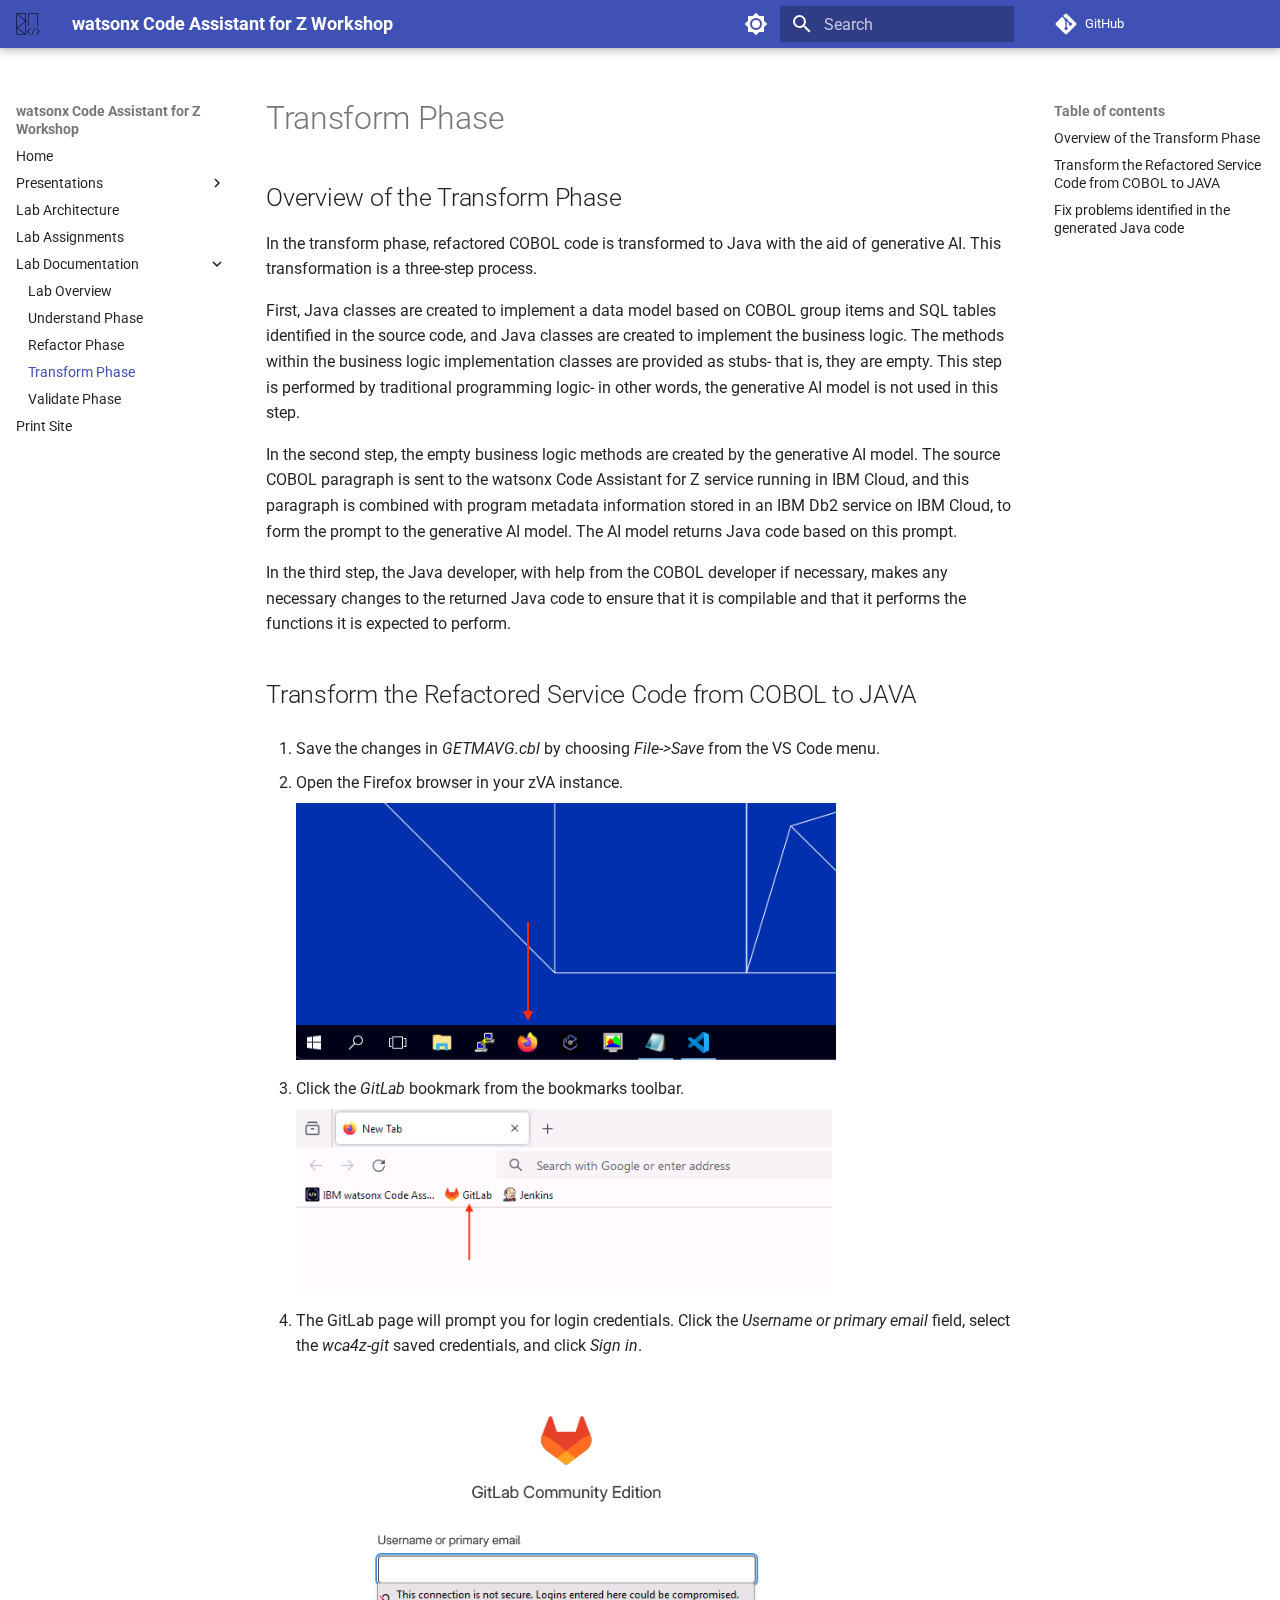
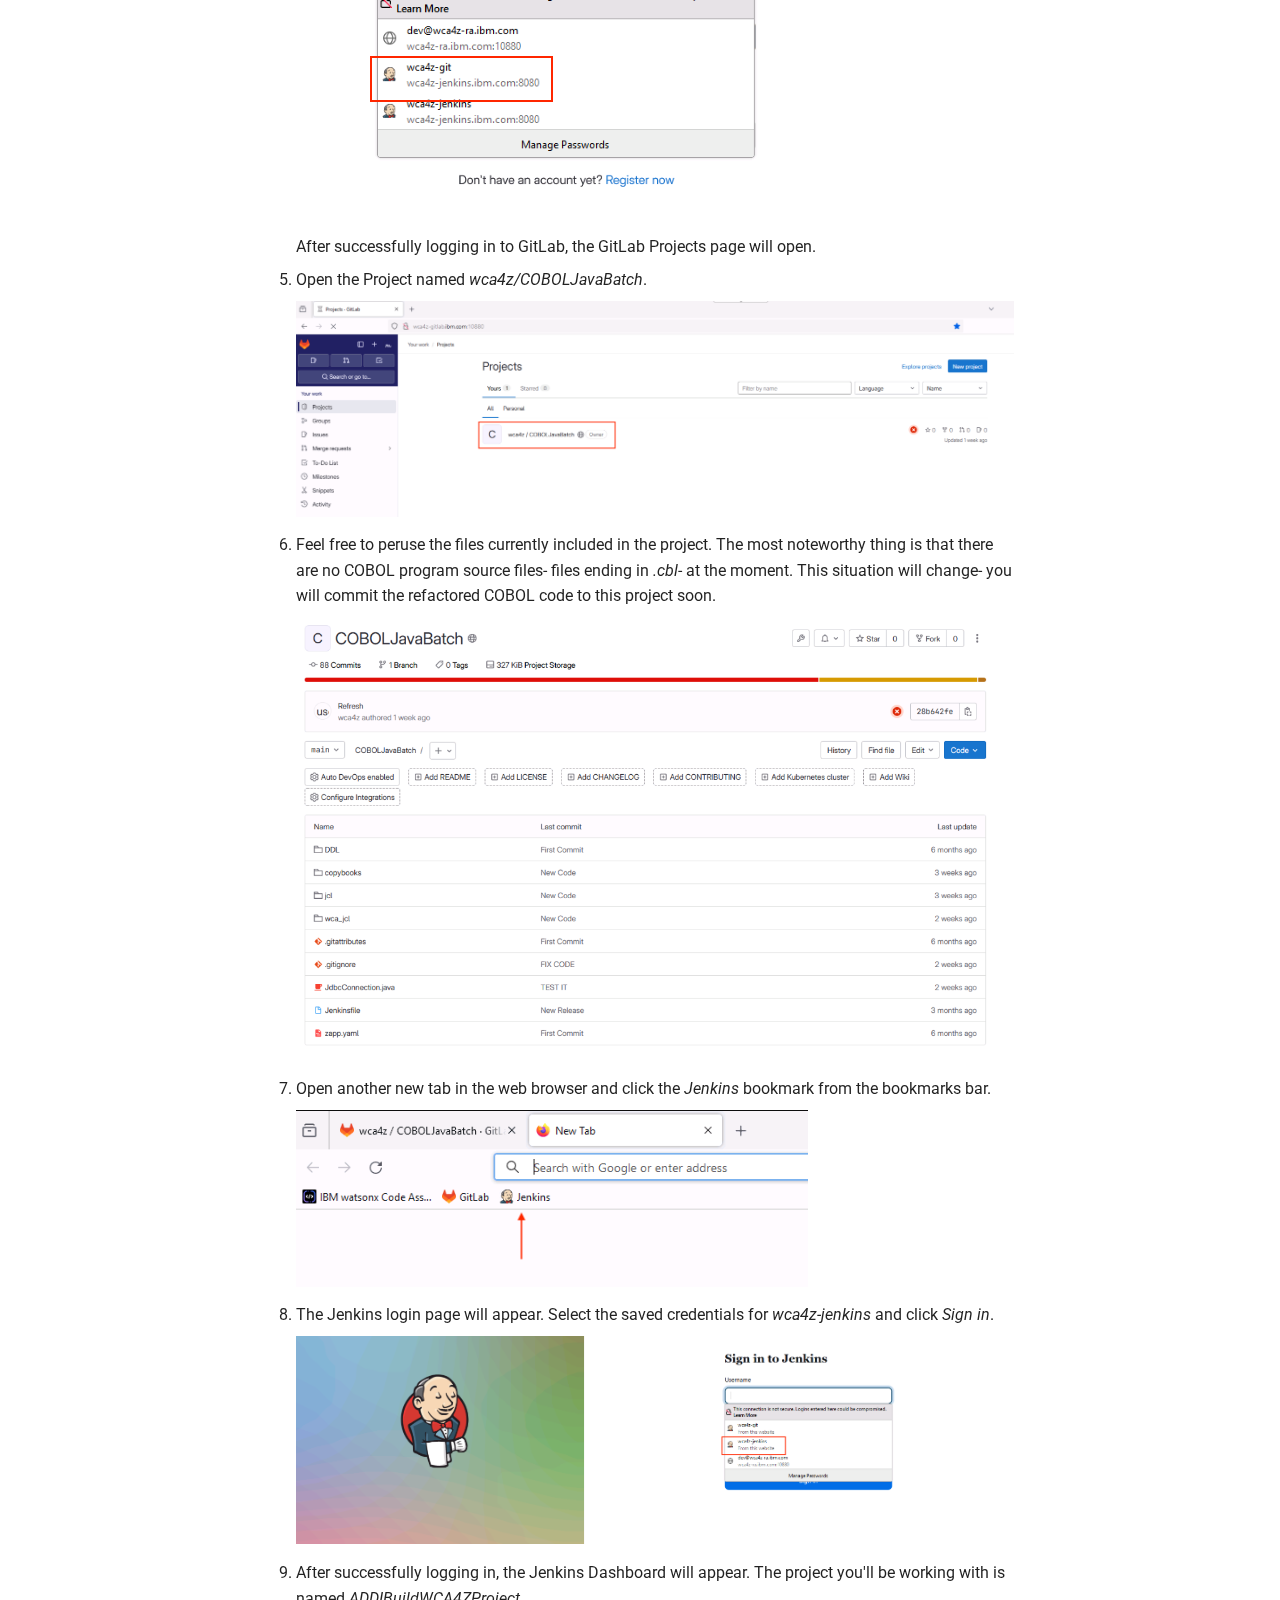
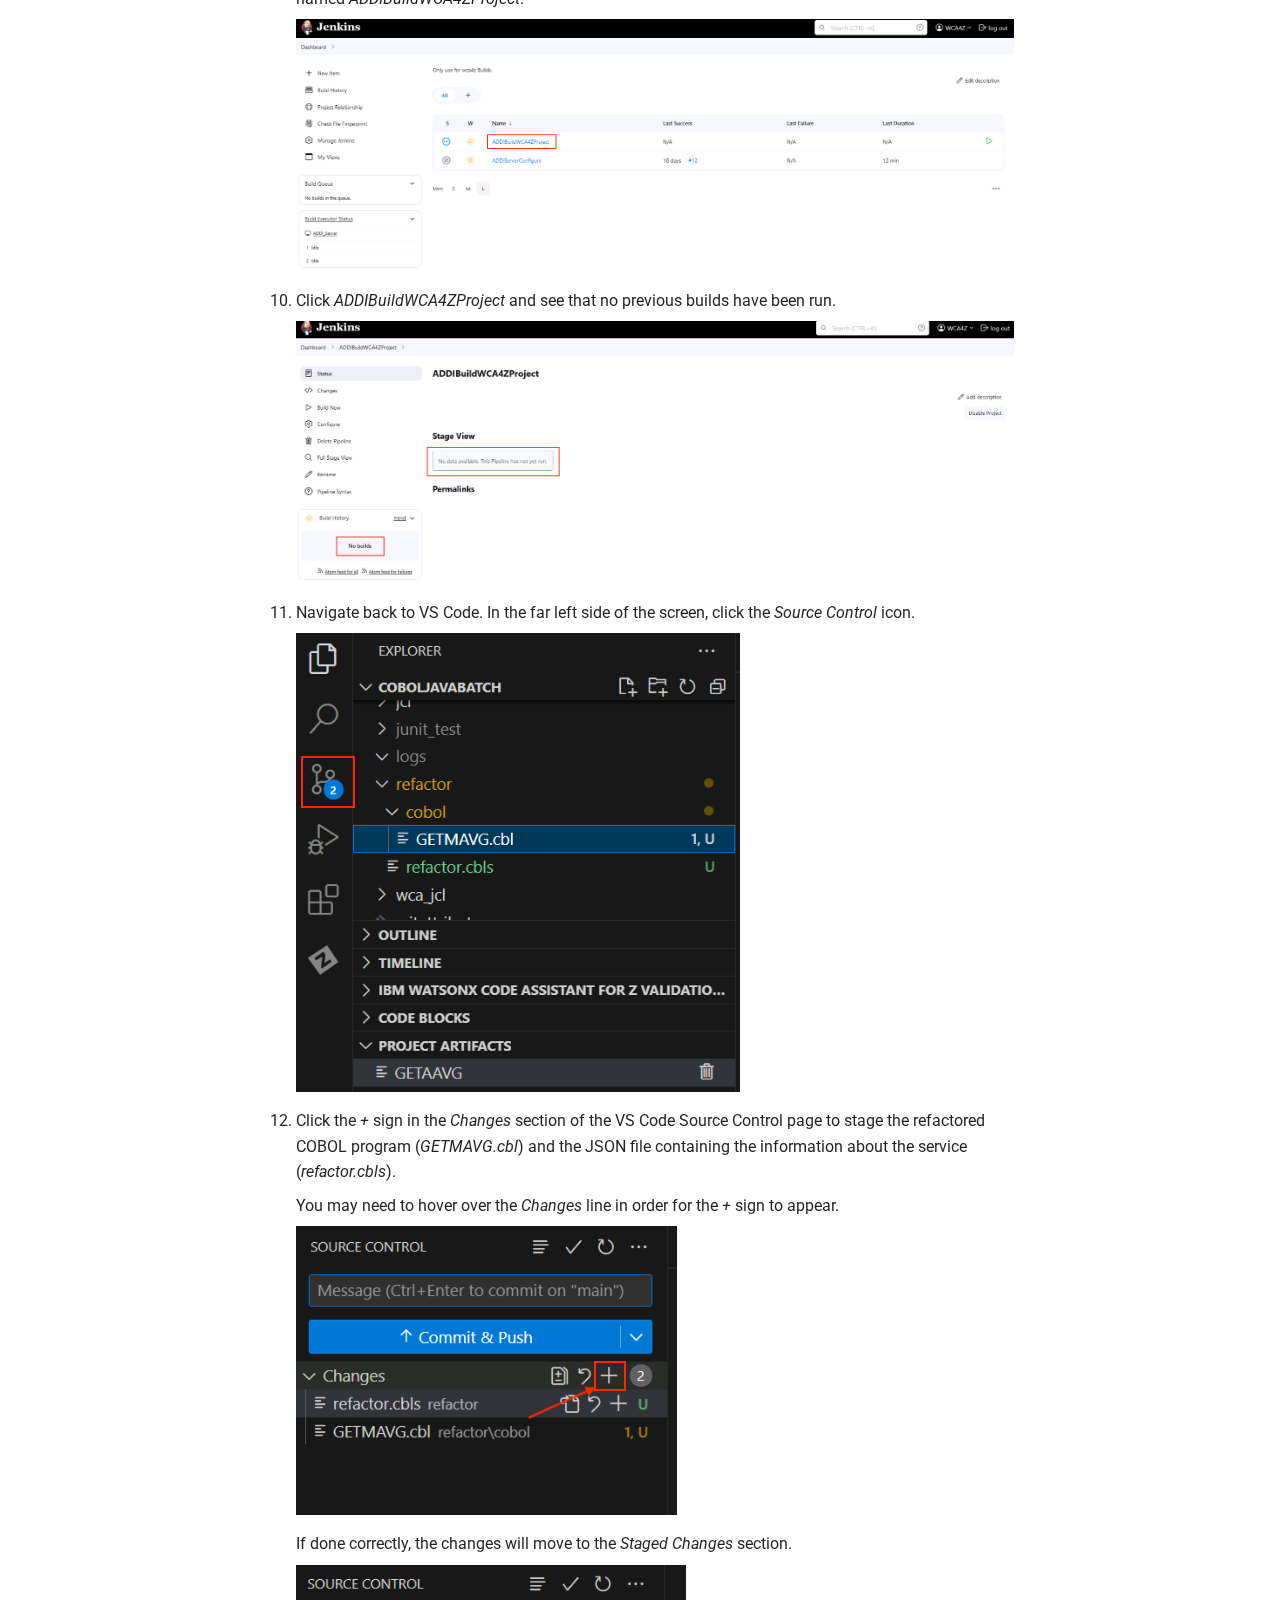
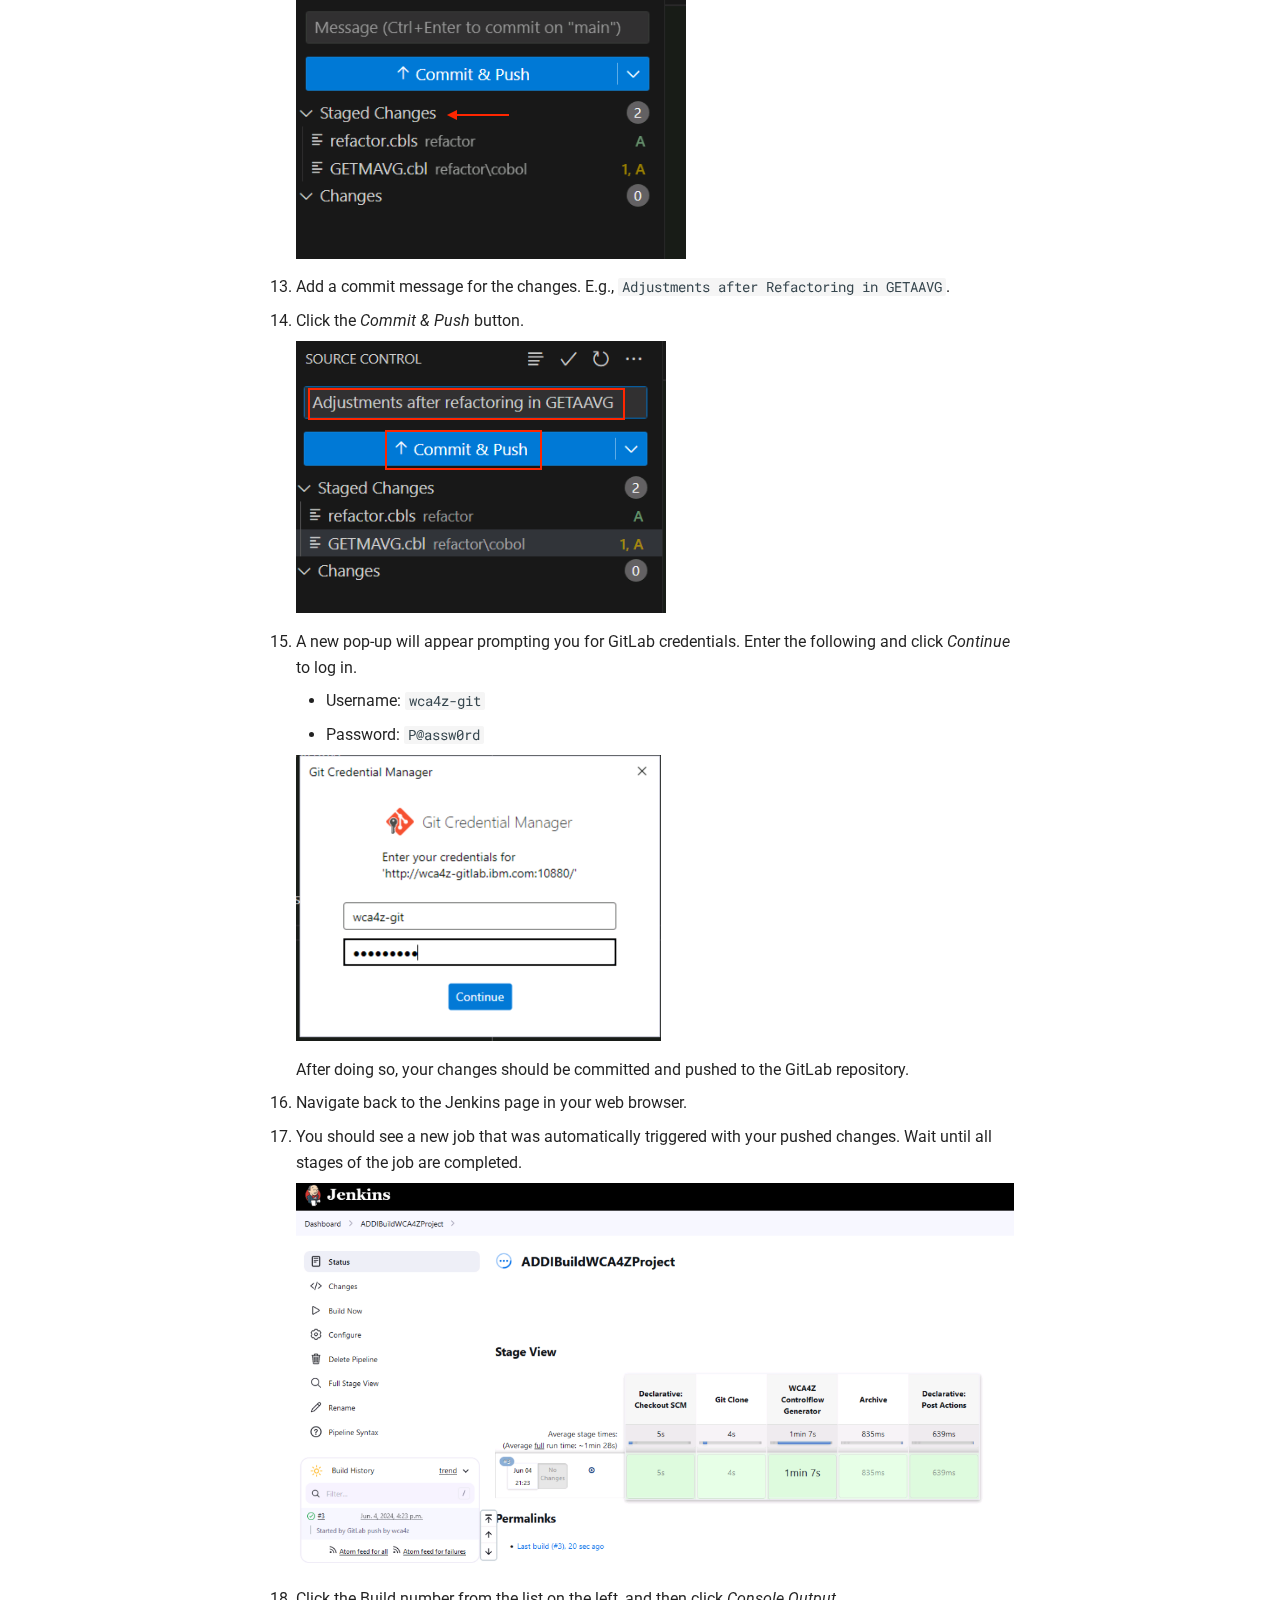
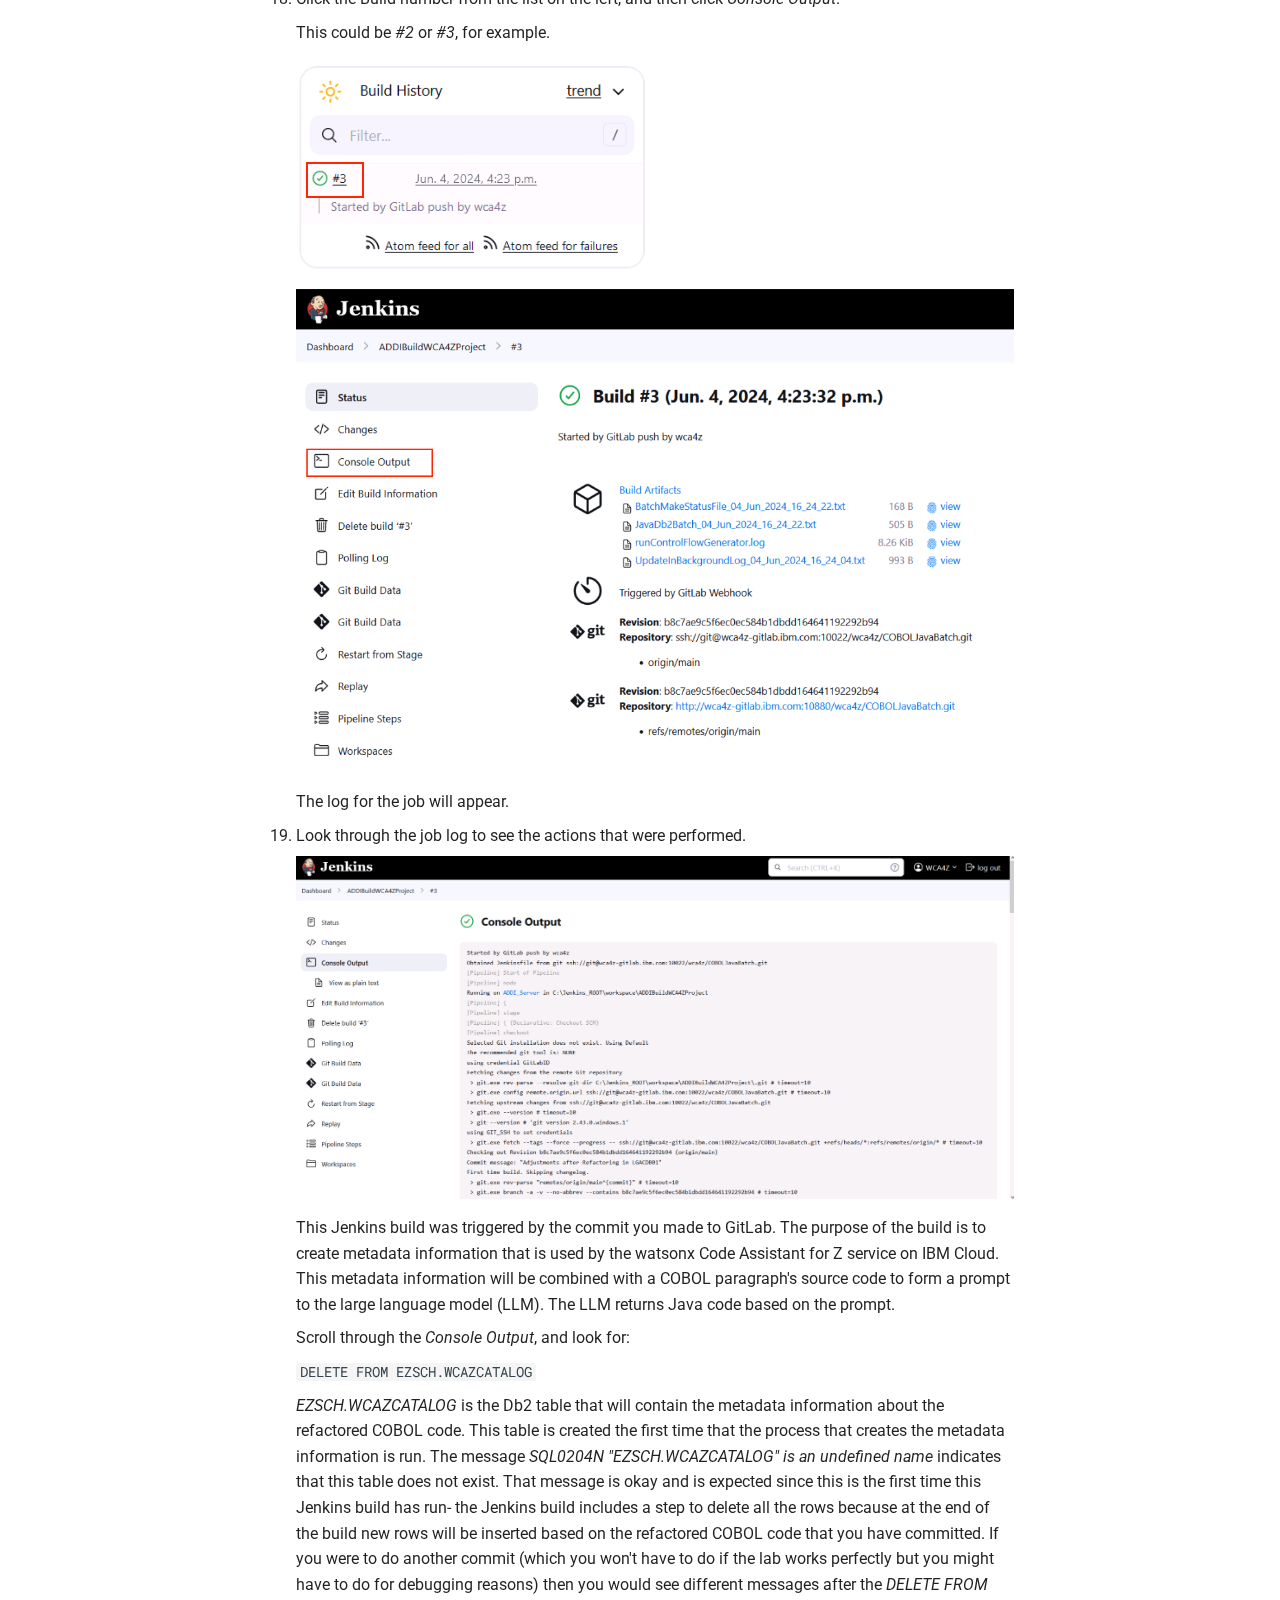
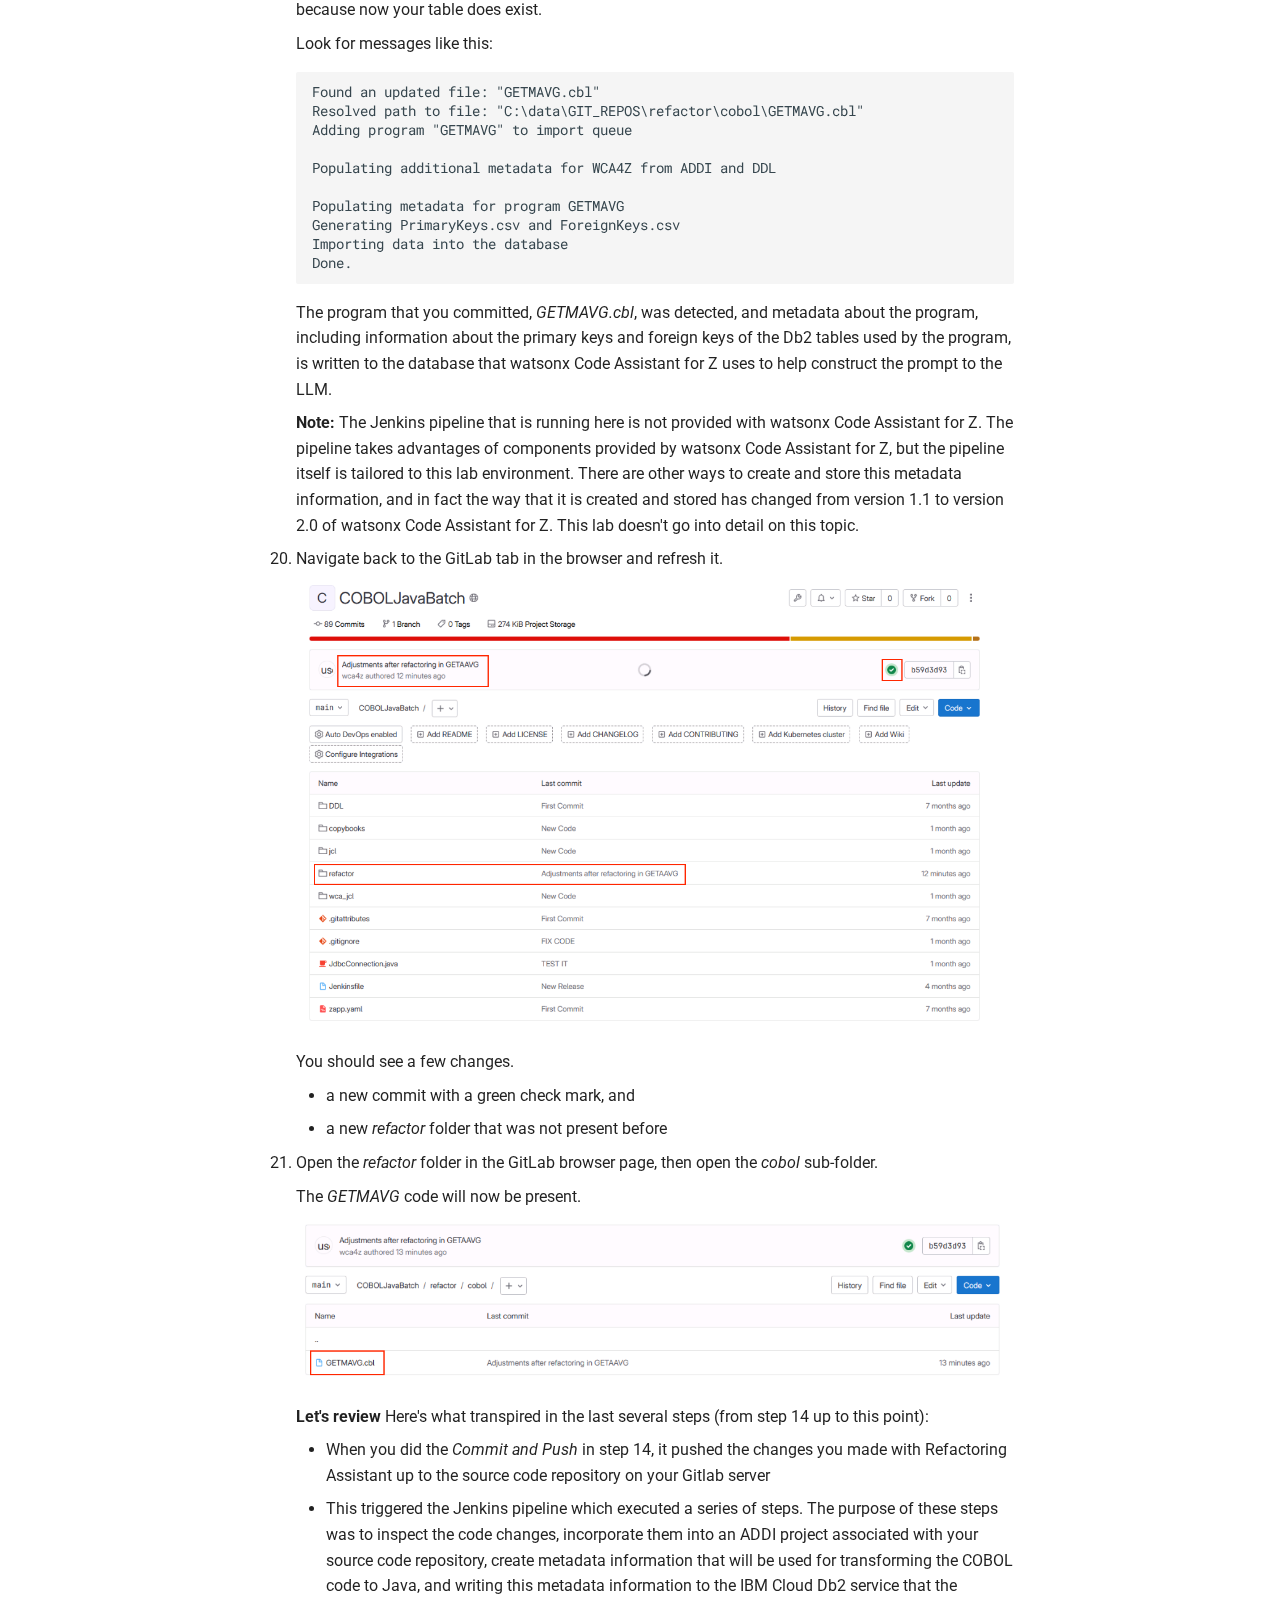
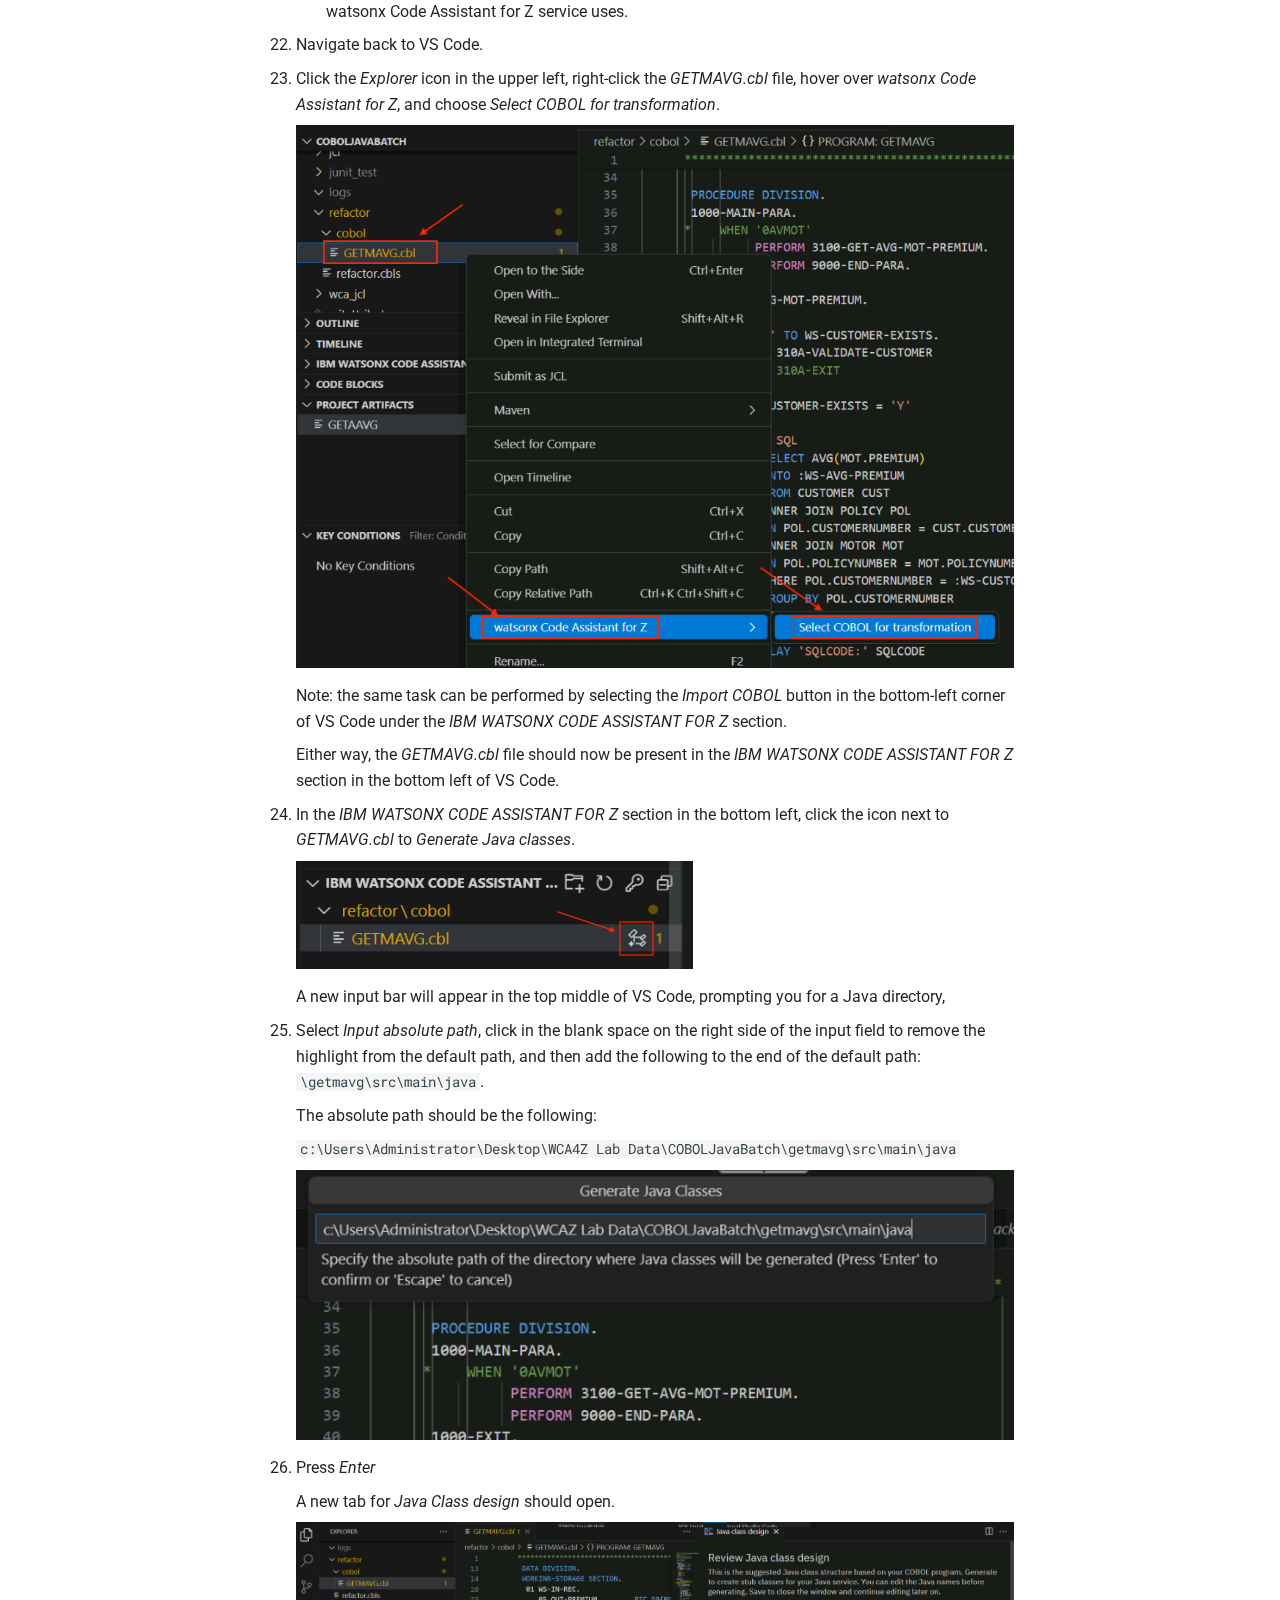
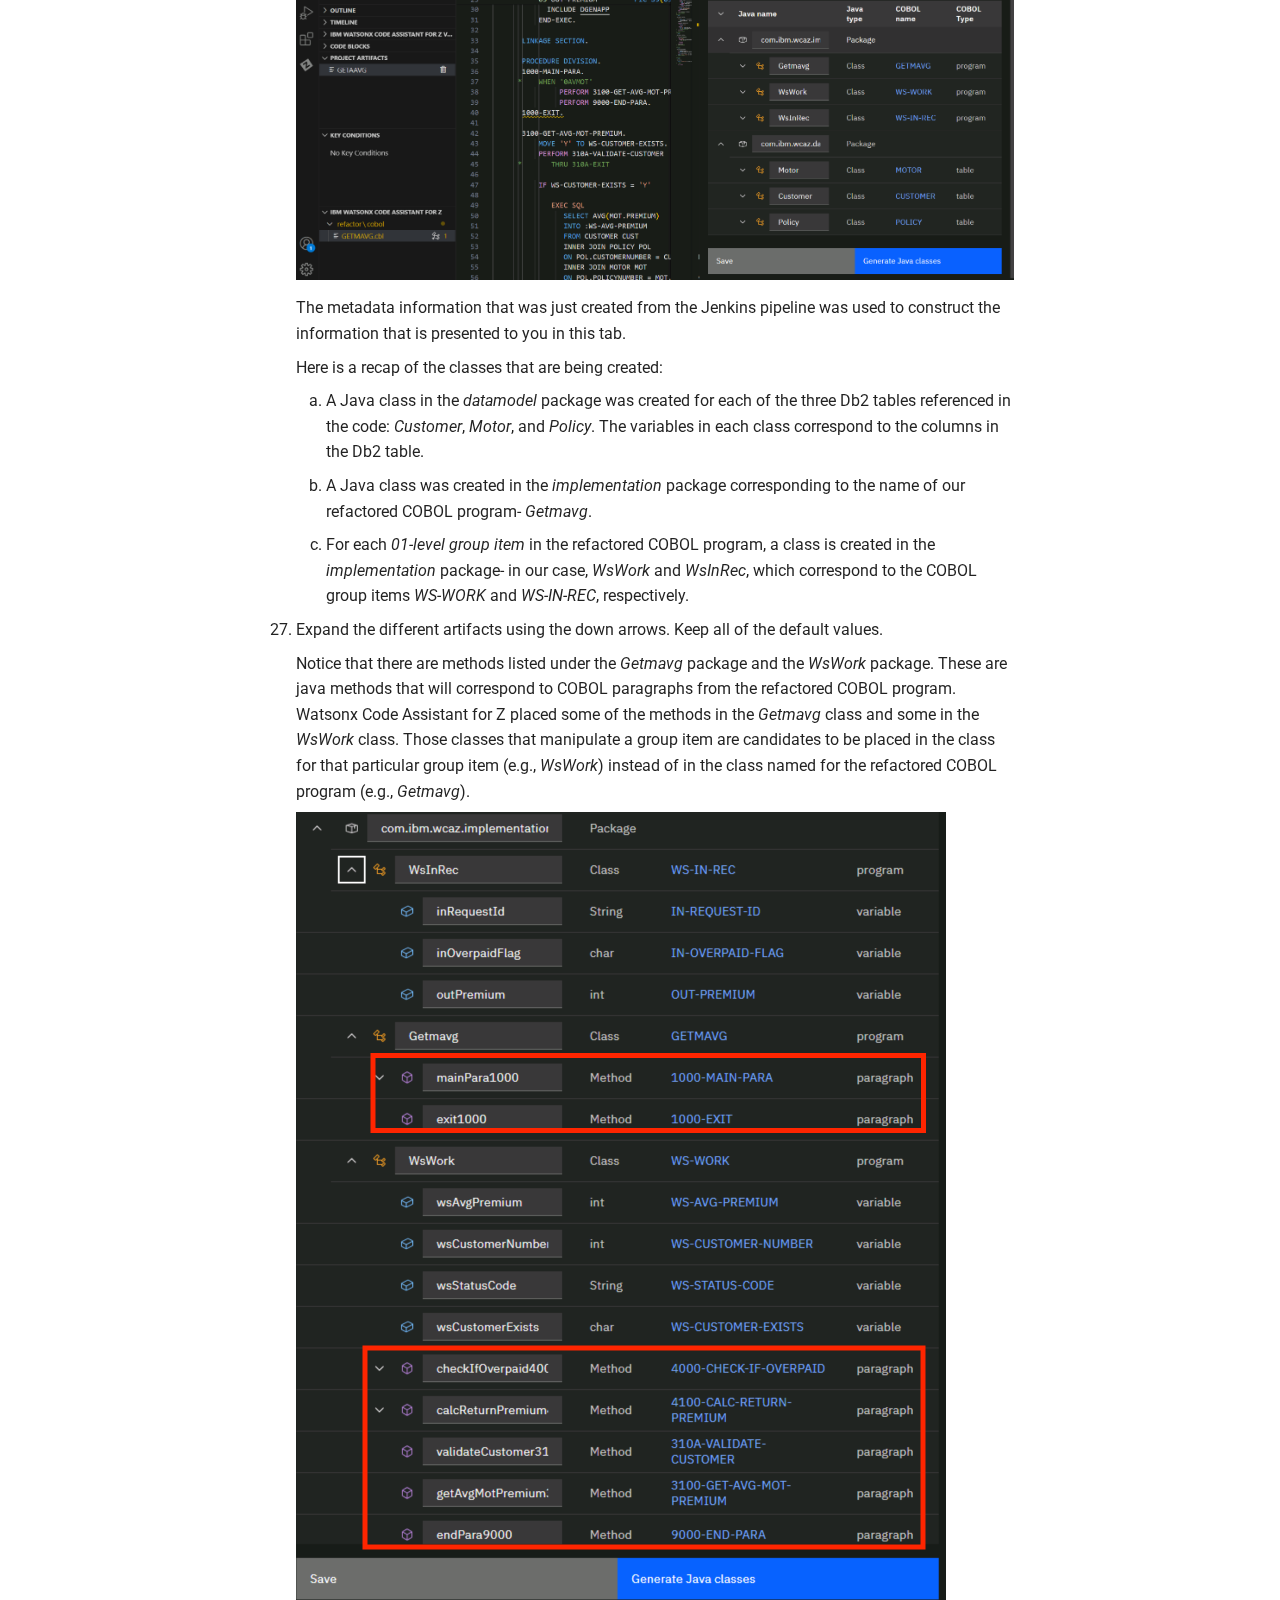
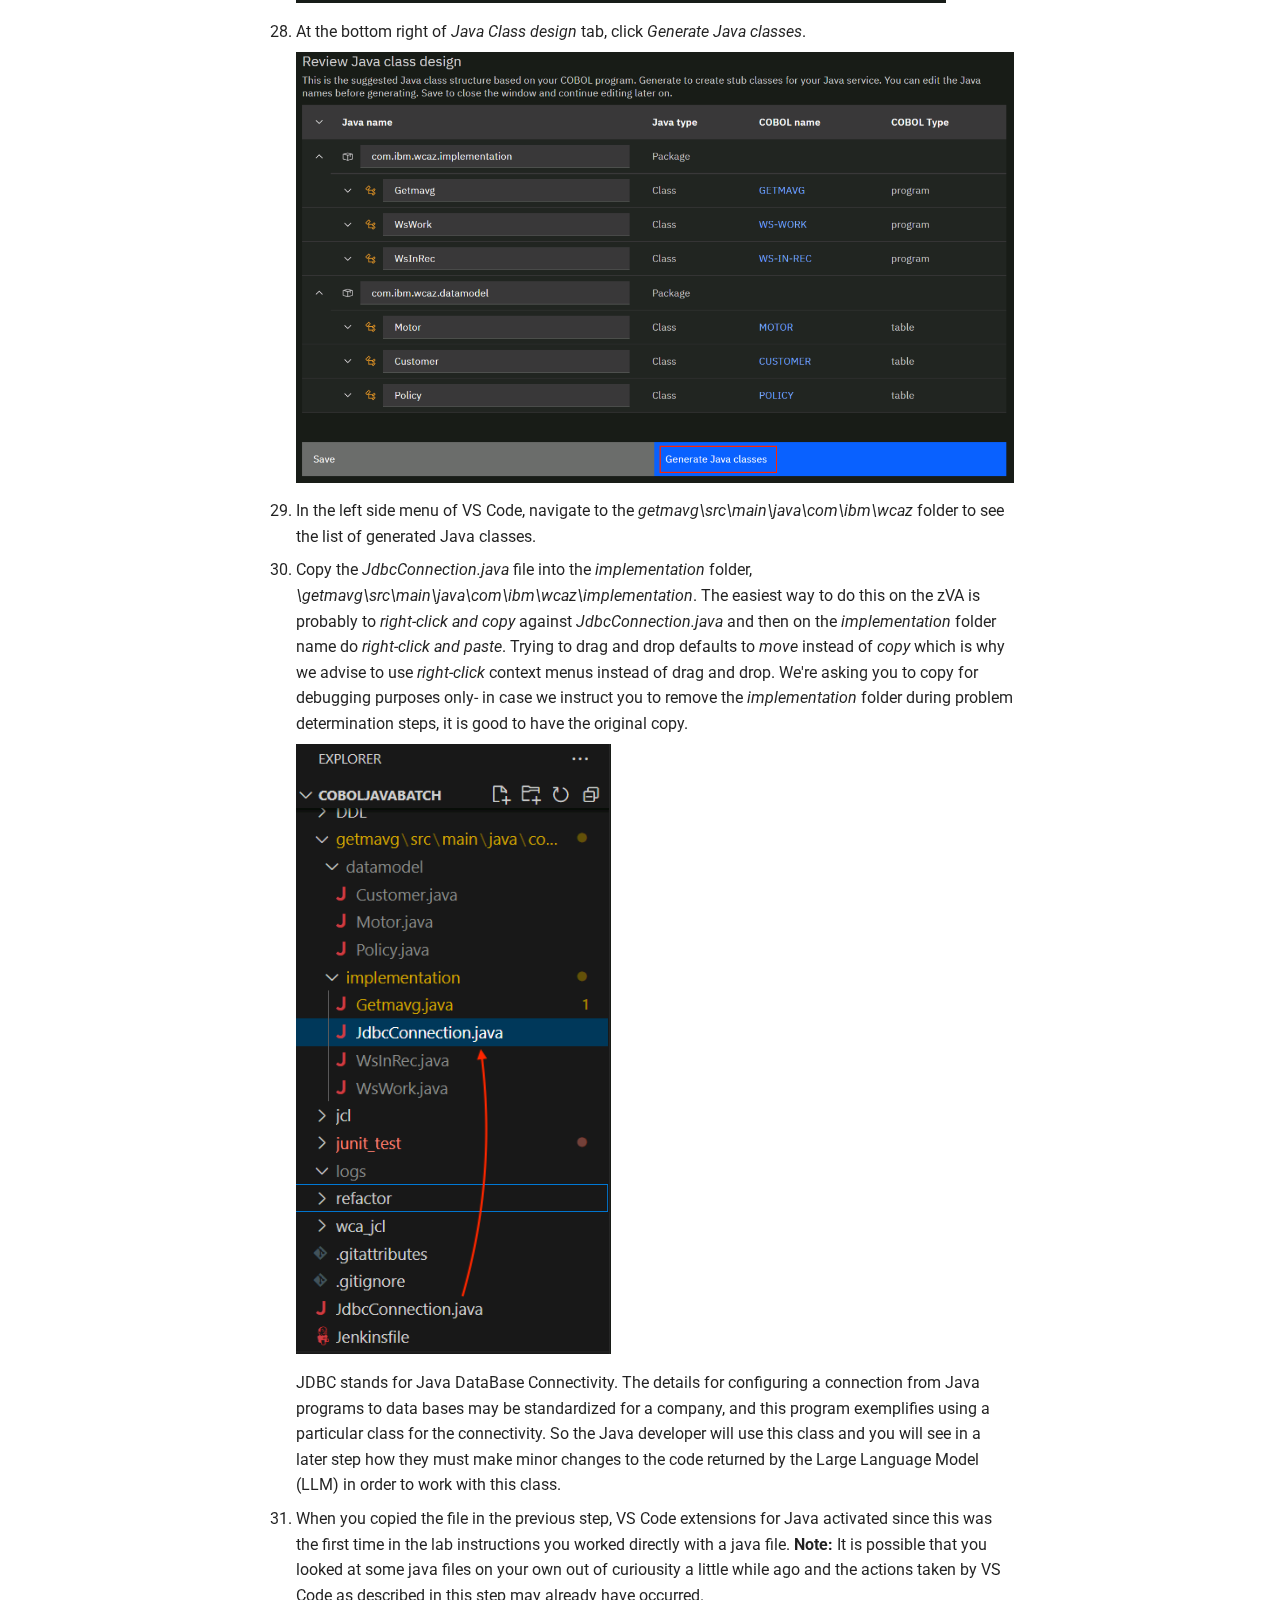
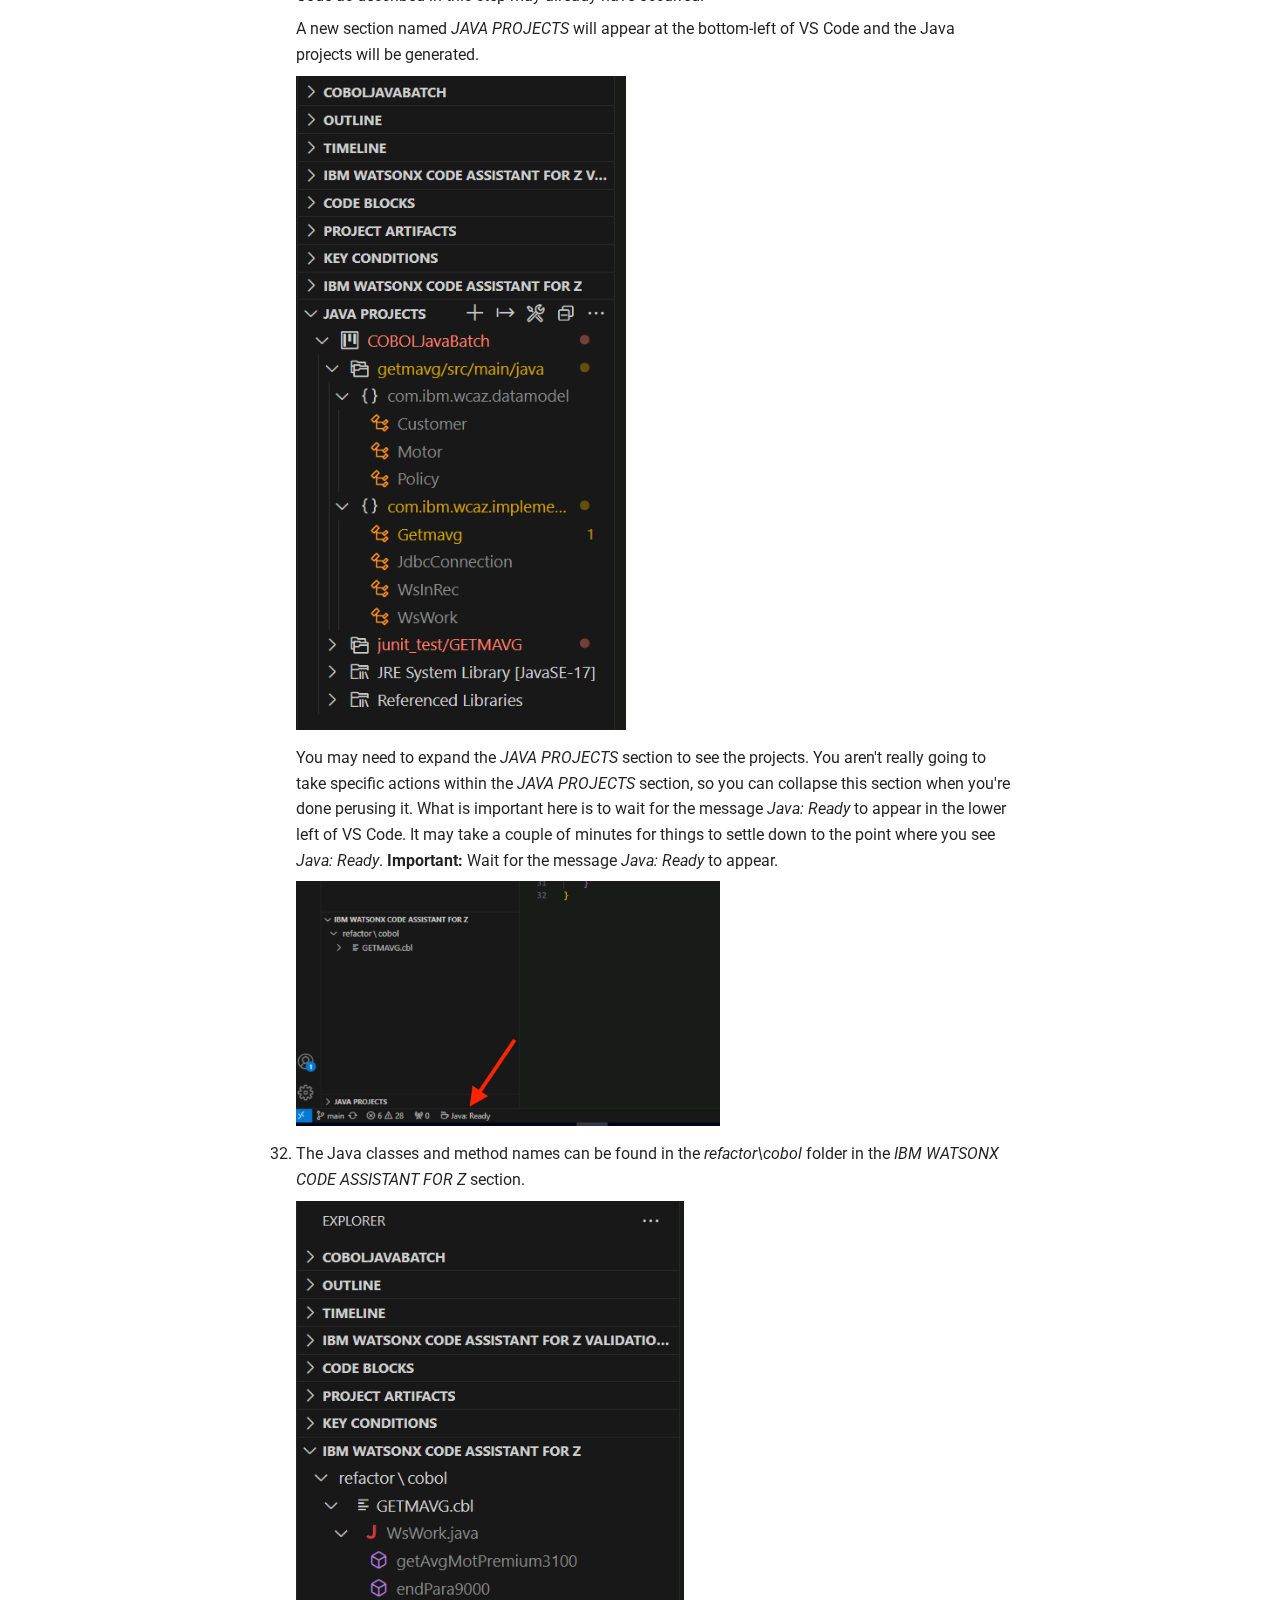
<file: labs/transform/index.html>
<!doctype html>
<html lang="en" class="no-js">
  <head>
    
      <meta charset="utf-8">
      <meta name="viewport" content="width=device-width,initial-scale=1">
      
      
      
        <link rel="canonical" href="https://mmondics.github.io/wsc-wca4z/labs/transform/">
      
      
        <link rel="prev" href="../refactor/">
      
      
        <link rel="next" href="../validate/">
      
      
      <link rel="icon" href="../../images/wca4z-logo.svg">
      <meta name="generator" content="mkdocs-1.5.3, mkdocs-material-9.5.17">
    
    
      
        <title>Transform Phase - watsonx Code Assistant for Z Workshop</title>
      
    
    
      <link rel="stylesheet" href="../../assets/stylesheets/main.bcfcd587.min.css">
      
        
        <link rel="stylesheet" href="../../assets/stylesheets/palette.06af60db.min.css">
      
      


    
    
      
    
    
      
        
        
        <link rel="preconnect" href="https://fonts.gstatic.com" crossorigin>
        <link rel="stylesheet" href="https://fonts.googleapis.com/css?family=Roboto:300,300i,400,400i,700,700i%7CRoboto+Mono:400,400i,700,700i&display=fallback">
        <style>:root{--md-text-font:"Roboto";--md-code-font:"Roboto Mono"}</style>
      
    
    
      <link rel="stylesheet" href="../../css/print-site-enum-headings1.css">
    
      <link rel="stylesheet" href="../../css/print-site-enum-headings2.css">
    
      <link rel="stylesheet" href="../../css/print-site-enum-headings3.css">
    
      <link rel="stylesheet" href="../../css/print-site-enum-headings4.css">
    
      <link rel="stylesheet" href="../../css/print-site-enum-headings5.css">
    
      <link rel="stylesheet" href="../../css/print-site-enum-headings6.css">
    
      <link rel="stylesheet" href="../../css/print-site.css">
    
      <link rel="stylesheet" href="../../css/print-site-material.css">
    
      <link rel="stylesheet" href="../../stylesheets/extra.css">
    
    <script>__md_scope=new URL("../..",location),__md_hash=e=>[...e].reduce((e,_)=>(e<<5)-e+_.charCodeAt(0),0),__md_get=(e,_=localStorage,t=__md_scope)=>JSON.parse(_.getItem(t.pathname+"."+e)),__md_set=(e,_,t=localStorage,a=__md_scope)=>{try{t.setItem(a.pathname+"."+e,JSON.stringify(_))}catch(e){}}</script>
    
      

    
    
    
  </head>
  
  
    
    
      
    
    
    
    
    <body dir="ltr" data-md-color-scheme="default" data-md-color-primary="indigo" data-md-color-accent="indigo">
  
    
    <input class="md-toggle" data-md-toggle="drawer" type="checkbox" id="__drawer" autocomplete="off">
    <input class="md-toggle" data-md-toggle="search" type="checkbox" id="__search" autocomplete="off">
    <label class="md-overlay" for="__drawer"></label>
    <div data-md-component="skip">
      
        
        <a href="#transform-phase" class="md-skip">
          Skip to content
        </a>
      
    </div>
    <div data-md-component="announce">
      
    </div>
    
    
      

  

<header class="md-header md-header--shadow" data-md-component="header">
  <nav class="md-header__inner md-grid" aria-label="Header">
    <a href="../.." title="watsonx Code Assistant for Z Workshop" class="md-header__button md-logo" aria-label="watsonx Code Assistant for Z Workshop" data-md-component="logo">
      
  <img src="../../images/wca4z-logo.svg" alt="logo">

    </a>
    <label class="md-header__button md-icon" for="__drawer">
      
      <svg xmlns="http://www.w3.org/2000/svg" viewBox="0 0 24 24"><path d="M3 6h18v2H3V6m0 5h18v2H3v-2m0 5h18v2H3v-2Z"/></svg>
    </label>
    <div class="md-header__title" data-md-component="header-title">
      <div class="md-header__ellipsis">
        <div class="md-header__topic">
          <span class="md-ellipsis">
            watsonx Code Assistant for Z Workshop
          </span>
        </div>
        <div class="md-header__topic" data-md-component="header-topic">
          <span class="md-ellipsis">
            
              Transform Phase
            
          </span>
        </div>
      </div>
    </div>
    
      
        <form class="md-header__option" data-md-component="palette">
  
    
    
    
    <input class="md-option" data-md-color-media="" data-md-color-scheme="default" data-md-color-primary="indigo" data-md-color-accent="indigo"  aria-label="Switch to dark mode"  type="radio" name="__palette" id="__palette_0">
    
      <label class="md-header__button md-icon" title="Switch to dark mode" for="__palette_1" hidden>
        <svg xmlns="http://www.w3.org/2000/svg" viewBox="0 0 24 24"><path d="M12 8a4 4 0 0 0-4 4 4 4 0 0 0 4 4 4 4 0 0 0 4-4 4 4 0 0 0-4-4m0 10a6 6 0 0 1-6-6 6 6 0 0 1 6-6 6 6 0 0 1 6 6 6 6 0 0 1-6 6m8-9.31V4h-4.69L12 .69 8.69 4H4v4.69L.69 12 4 15.31V20h4.69L12 23.31 15.31 20H20v-4.69L23.31 12 20 8.69Z"/></svg>
      </label>
    
  
    
    
    
    <input class="md-option" data-md-color-media="" data-md-color-scheme="slate" data-md-color-primary="indigo" data-md-color-accent="indigo"  aria-label="Switch to light mode"  type="radio" name="__palette" id="__palette_1">
    
      <label class="md-header__button md-icon" title="Switch to light mode" for="__palette_2" hidden>
        <svg xmlns="http://www.w3.org/2000/svg" viewBox="0 0 24 24"><path d="M12 18c-.89 0-1.74-.2-2.5-.55C11.56 16.5 13 14.42 13 12c0-2.42-1.44-4.5-3.5-5.45C10.26 6.2 11.11 6 12 6a6 6 0 0 1 6 6 6 6 0 0 1-6 6m8-9.31V4h-4.69L12 .69 8.69 4H4v4.69L.69 12 4 15.31V20h4.69L12 23.31 15.31 20H20v-4.69L23.31 12 20 8.69Z"/></svg>
      </label>
    
  
    
    
    
    <input class="md-option" data-md-color-media="" data-md-color-scheme="default" data-md-color-primary="indigo" data-md-color-accent="indigo"  aria-hidden="true"  type="radio" name="__palette" id="__palette_2">
    
  
</form>
      
    
    
      <script>var media,input,key,value,palette=__md_get("__palette");if(palette&&palette.color){"(prefers-color-scheme)"===palette.color.media&&(media=matchMedia("(prefers-color-scheme: light)"),input=document.querySelector(media.matches?"[data-md-color-media='(prefers-color-scheme: light)']":"[data-md-color-media='(prefers-color-scheme: dark)']"),palette.color.media=input.getAttribute("data-md-color-media"),palette.color.scheme=input.getAttribute("data-md-color-scheme"),palette.color.primary=input.getAttribute("data-md-color-primary"),palette.color.accent=input.getAttribute("data-md-color-accent"));for([key,value]of Object.entries(palette.color))document.body.setAttribute("data-md-color-"+key,value)}</script>
    
    
    
      <label class="md-header__button md-icon" for="__search">
        
        <svg xmlns="http://www.w3.org/2000/svg" viewBox="0 0 24 24"><path d="M9.5 3A6.5 6.5 0 0 1 16 9.5c0 1.61-.59 3.09-1.56 4.23l.27.27h.79l5 5-1.5 1.5-5-5v-.79l-.27-.27A6.516 6.516 0 0 1 9.5 16 6.5 6.5 0 0 1 3 9.5 6.5 6.5 0 0 1 9.5 3m0 2C7 5 5 7 5 9.5S7 14 9.5 14 14 12 14 9.5 12 5 9.5 5Z"/></svg>
      </label>
      <div class="md-search" data-md-component="search" role="dialog">
  <label class="md-search__overlay" for="__search"></label>
  <div class="md-search__inner" role="search">
    <form class="md-search__form" name="search">
      <input type="text" class="md-search__input" name="query" aria-label="Search" placeholder="Search" autocapitalize="off" autocorrect="off" autocomplete="off" spellcheck="false" data-md-component="search-query" required>
      <label class="md-search__icon md-icon" for="__search">
        
        <svg xmlns="http://www.w3.org/2000/svg" viewBox="0 0 24 24"><path d="M9.5 3A6.5 6.5 0 0 1 16 9.5c0 1.61-.59 3.09-1.56 4.23l.27.27h.79l5 5-1.5 1.5-5-5v-.79l-.27-.27A6.516 6.516 0 0 1 9.5 16 6.5 6.5 0 0 1 3 9.5 6.5 6.5 0 0 1 9.5 3m0 2C7 5 5 7 5 9.5S7 14 9.5 14 14 12 14 9.5 12 5 9.5 5Z"/></svg>
        
        <svg xmlns="http://www.w3.org/2000/svg" viewBox="0 0 24 24"><path d="M20 11v2H8l5.5 5.5-1.42 1.42L4.16 12l7.92-7.92L13.5 5.5 8 11h12Z"/></svg>
      </label>
      <nav class="md-search__options" aria-label="Search">
        
        <button type="reset" class="md-search__icon md-icon" title="Clear" aria-label="Clear" tabindex="-1">
          
          <svg xmlns="http://www.w3.org/2000/svg" viewBox="0 0 24 24"><path d="M19 6.41 17.59 5 12 10.59 6.41 5 5 6.41 10.59 12 5 17.59 6.41 19 12 13.41 17.59 19 19 17.59 13.41 12 19 6.41Z"/></svg>
        </button>
      </nav>
      
        <div class="md-search__suggest" data-md-component="search-suggest"></div>
      
    </form>
    <div class="md-search__output">
      <div class="md-search__scrollwrap" data-md-scrollfix>
        <div class="md-search-result" data-md-component="search-result">
          <div class="md-search-result__meta">
            Initializing search
          </div>
          <ol class="md-search-result__list" role="presentation"></ol>
        </div>
      </div>
    </div>
  </div>
</div>
    
    
      <div class="md-header__source">
        <a href="https://github.com/mmondics/wsc-wca4z/" title="Go to repository" class="md-source" data-md-component="source">
  <div class="md-source__icon md-icon">
    
    <svg xmlns="http://www.w3.org/2000/svg" viewBox="0 0 448 512"><!--! Font Awesome Free 6.5.1 by @fontawesome - https://fontawesome.com License - https://fontawesome.com/license/free (Icons: CC BY 4.0, Fonts: SIL OFL 1.1, Code: MIT License) Copyright 2023 Fonticons, Inc.--><path d="M439.55 236.05 244 40.45a28.87 28.87 0 0 0-40.81 0l-40.66 40.63 51.52 51.52c27.06-9.14 52.68 16.77 43.39 43.68l49.66 49.66c34.23-11.8 61.18 31 35.47 56.69-26.49 26.49-70.21-2.87-56-37.34L240.22 199v121.85c25.3 12.54 22.26 41.85 9.08 55a34.34 34.34 0 0 1-48.55 0c-17.57-17.6-11.07-46.91 11.25-56v-123c-20.8-8.51-24.6-30.74-18.64-45L142.57 101 8.45 235.14a28.86 28.86 0 0 0 0 40.81l195.61 195.6a28.86 28.86 0 0 0 40.8 0l194.69-194.69a28.86 28.86 0 0 0 0-40.81z"/></svg>
  </div>
  <div class="md-source__repository">
    GitHub
  </div>
</a>
      </div>
    
  </nav>
  
</header>
    
    <div class="md-container" data-md-component="container">
      
      
        
          
        
      
      <main class="md-main" data-md-component="main">
        <div class="md-main__inner md-grid">
          
            
              
              <div class="md-sidebar md-sidebar--primary" data-md-component="sidebar" data-md-type="navigation" >
                <div class="md-sidebar__scrollwrap">
                  <div class="md-sidebar__inner">
                    



<nav class="md-nav md-nav--primary" aria-label="Navigation" data-md-level="0">
  <label class="md-nav__title" for="__drawer">
    <a href="../.." title="watsonx Code Assistant for Z Workshop" class="md-nav__button md-logo" aria-label="watsonx Code Assistant for Z Workshop" data-md-component="logo">
      
  <img src="../../images/wca4z-logo.svg" alt="logo">

    </a>
    watsonx Code Assistant for Z Workshop
  </label>
  
    <div class="md-nav__source">
      <a href="https://github.com/mmondics/wsc-wca4z/" title="Go to repository" class="md-source" data-md-component="source">
  <div class="md-source__icon md-icon">
    
    <svg xmlns="http://www.w3.org/2000/svg" viewBox="0 0 448 512"><!--! Font Awesome Free 6.5.1 by @fontawesome - https://fontawesome.com License - https://fontawesome.com/license/free (Icons: CC BY 4.0, Fonts: SIL OFL 1.1, Code: MIT License) Copyright 2023 Fonticons, Inc.--><path d="M439.55 236.05 244 40.45a28.87 28.87 0 0 0-40.81 0l-40.66 40.63 51.52 51.52c27.06-9.14 52.68 16.77 43.39 43.68l49.66 49.66c34.23-11.8 61.18 31 35.47 56.69-26.49 26.49-70.21-2.87-56-37.34L240.22 199v121.85c25.3 12.54 22.26 41.85 9.08 55a34.34 34.34 0 0 1-48.55 0c-17.57-17.6-11.07-46.91 11.25-56v-123c-20.8-8.51-24.6-30.74-18.64-45L142.57 101 8.45 235.14a28.86 28.86 0 0 0 0 40.81l195.61 195.6a28.86 28.86 0 0 0 40.8 0l194.69-194.69a28.86 28.86 0 0 0 0-40.81z"/></svg>
  </div>
  <div class="md-source__repository">
    GitHub
  </div>
</a>
    </div>
  
  <ul class="md-nav__list" data-md-scrollfix>
    
      
      
  
  
  
  
    <li class="md-nav__item">
      <a href="../.." class="md-nav__link">
        
  
  <span class="md-ellipsis">
    Home
  </span>
  

      </a>
    </li>
  

    
      
      
  
  
  
  
    
    
    
    
    <li class="md-nav__item md-nav__item--nested">
      
        
        
        <input class="md-nav__toggle md-toggle " type="checkbox" id="__nav_2" >
        
          
          <label class="md-nav__link" for="__nav_2" id="__nav_2_label" tabindex="0">
            
  
  <span class="md-ellipsis">
    Presentations
  </span>
  

            <span class="md-nav__icon md-icon"></span>
          </label>
        
        <nav class="md-nav" data-md-level="1" aria-labelledby="__nav_2_label" aria-expanded="false">
          <label class="md-nav__title" for="__nav_2">
            <span class="md-nav__icon md-icon"></span>
            Presentations
          </label>
          <ul class="md-nav__list" data-md-scrollfix>
            
              
                
  
  
  
  
    <li class="md-nav__item">
      <a href="../../presentations/watsonx%20Code%20Assistant%20for%20Z%20Overview%20-%20WSC%20Workshop%20July%209%202024.pdf" class="md-nav__link">
        
  
  <span class="md-ellipsis">
    Presentation
  </span>
  

      </a>
    </li>
  

              
            
          </ul>
        </nav>
      
    </li>
  

    
      
      
  
  
  
  
    <li class="md-nav__item">
      <a href="../../workshop-architecture/" class="md-nav__link">
        
  
  <span class="md-ellipsis">
    Lab Architecture
  </span>
  

      </a>
    </li>
  

    
      
      
  
  
  
  
    <li class="md-nav__item">
      <a href="../../lab-assignments/" class="md-nav__link">
        
  
  <span class="md-ellipsis">
    Lab Assignments
  </span>
  

      </a>
    </li>
  

    
      
      
  
  
    
  
  
  
    
    
    
    
    <li class="md-nav__item md-nav__item--active md-nav__item--nested">
      
        
        
        <input class="md-nav__toggle md-toggle " type="checkbox" id="__nav_5" checked>
        
          
          <label class="md-nav__link" for="__nav_5" id="__nav_5_label" tabindex="0">
            
  
  <span class="md-ellipsis">
    Lab Documentation
  </span>
  

            <span class="md-nav__icon md-icon"></span>
          </label>
        
        <nav class="md-nav" data-md-level="1" aria-labelledby="__nav_5_label" aria-expanded="true">
          <label class="md-nav__title" for="__nav_5">
            <span class="md-nav__icon md-icon"></span>
            Lab Documentation
          </label>
          <ul class="md-nav__list" data-md-scrollfix>
            
              
                
  
  
  
  
    <li class="md-nav__item">
      <a href="../overview/" class="md-nav__link">
        
  
  <span class="md-ellipsis">
    Lab Overview
  </span>
  

      </a>
    </li>
  

              
            
              
                
  
  
  
  
    <li class="md-nav__item">
      <a href="../understand/" class="md-nav__link">
        
  
  <span class="md-ellipsis">
    Understand Phase
  </span>
  

      </a>
    </li>
  

              
            
              
                
  
  
  
  
    <li class="md-nav__item">
      <a href="../refactor/" class="md-nav__link">
        
  
  <span class="md-ellipsis">
    Refactor Phase
  </span>
  

      </a>
    </li>
  

              
            
              
                
  
  
    
  
  
  
    <li class="md-nav__item md-nav__item--active">
      
      <input class="md-nav__toggle md-toggle" type="checkbox" id="__toc">
      
      
        
      
      
        <label class="md-nav__link md-nav__link--active" for="__toc">
          
  
  <span class="md-ellipsis">
    Transform Phase
  </span>
  

          <span class="md-nav__icon md-icon"></span>
        </label>
      
      <a href="./" class="md-nav__link md-nav__link--active">
        
  
  <span class="md-ellipsis">
    Transform Phase
  </span>
  

      </a>
      
        

<nav class="md-nav md-nav--secondary" aria-label="Table of contents">
  
  
  
    
  
  
    <label class="md-nav__title" for="__toc">
      <span class="md-nav__icon md-icon"></span>
      Table of contents
    </label>
    <ul class="md-nav__list" data-md-component="toc" data-md-scrollfix>
      
        <li class="md-nav__item">
  <a href="#overview-of-the-transform-phase" class="md-nav__link">
    <span class="md-ellipsis">
      Overview of the Transform Phase
    </span>
  </a>
  
</li>
      
        <li class="md-nav__item">
  <a href="#transform-the-refactored-service-code-from-cobol-to-java" class="md-nav__link">
    <span class="md-ellipsis">
      Transform the Refactored Service Code from COBOL to JAVA
    </span>
  </a>
  
</li>
      
        <li class="md-nav__item">
  <a href="#fix-problems-identified-in-the-generated-java-code" class="md-nav__link">
    <span class="md-ellipsis">
      Fix problems identified in the generated Java code
    </span>
  </a>
  
</li>
      
    </ul>
  
</nav>
      
    </li>
  

              
            
              
                
  
  
  
  
    <li class="md-nav__item">
      <a href="../validate/" class="md-nav__link">
        
  
  <span class="md-ellipsis">
    Validate Phase
  </span>
  

      </a>
    </li>
  

              
            
          </ul>
        </nav>
      
    </li>
  

    
      
      
  
  
  
  
    <li class="md-nav__item">
      <a href="../../print_page/" class="md-nav__link">
        
  
  <span class="md-ellipsis">
    Print Site
  </span>
  

      </a>
    </li>
  

    
  </ul>
</nav>
                  </div>
                </div>
              </div>
            
            
              
              <div class="md-sidebar md-sidebar--secondary" data-md-component="sidebar" data-md-type="toc" >
                <div class="md-sidebar__scrollwrap">
                  <div class="md-sidebar__inner">
                    

<nav class="md-nav md-nav--secondary" aria-label="Table of contents">
  
  
  
    
  
  
    <label class="md-nav__title" for="__toc">
      <span class="md-nav__icon md-icon"></span>
      Table of contents
    </label>
    <ul class="md-nav__list" data-md-component="toc" data-md-scrollfix>
      
        <li class="md-nav__item">
  <a href="#overview-of-the-transform-phase" class="md-nav__link">
    <span class="md-ellipsis">
      Overview of the Transform Phase
    </span>
  </a>
  
</li>
      
        <li class="md-nav__item">
  <a href="#transform-the-refactored-service-code-from-cobol-to-java" class="md-nav__link">
    <span class="md-ellipsis">
      Transform the Refactored Service Code from COBOL to JAVA
    </span>
  </a>
  
</li>
      
        <li class="md-nav__item">
  <a href="#fix-problems-identified-in-the-generated-java-code" class="md-nav__link">
    <span class="md-ellipsis">
      Fix problems identified in the generated Java code
    </span>
  </a>
  
</li>
      
    </ul>
  
</nav>
                  </div>
                </div>
              </div>
            
          
          
            <div class="md-content" data-md-component="content">
              <article class="md-content__inner md-typeset">
                
                  

  
  


<h1 id="transform-phase">Transform Phase<a class="headerlink" href="#transform-phase" title="Permanent link">&para;</a></h1>
<h2 id="overview-of-the-transform-phase">Overview of the Transform Phase<a class="headerlink" href="#overview-of-the-transform-phase" title="Permanent link">&para;</a></h2>
<p>In the transform phase, refactored COBOL code is transformed to Java with the aid of generative AI.
This transformation is a three-step process.</p>
<p>First, Java classes are created to implement a data model based on COBOL group items and SQL tables identified in the source code, and Java classes are created to implement the business logic.  The methods within the business logic implementation classes are provided as stubs- that is, they are empty. This step is performed by traditional programming logic- in other words, the generative AI model is not used in this step.</p>
<p>In the second step, the empty business logic methods are created by the generative AI model.  The source COBOL paragraph is sent to the watsonx Code Assistant for Z service running in IBM Cloud, and this paragraph is combined with program metadata information stored in an IBM Db2 service on IBM Cloud, to form the prompt to the generative AI model.   The AI model returns Java code based on this prompt.</p>
<p>In the third step, the Java developer, with help from the COBOL developer if necessary, makes any necessary changes to the returned Java code to ensure that it is compilable and that it performs the functions it is expected to perform. </p>
<h2 id="transform-the-refactored-service-code-from-cobol-to-java">Transform the Refactored Service Code from COBOL to JAVA<a class="headerlink" href="#transform-the-refactored-service-code-from-cobol-to-java" title="Permanent link">&para;</a></h2>
<ol>
<li>
<p>Save the changes in <em>GETMAVG.cbl</em> by choosing <em>File-&gt;Save</em> from the VS Code menu.</p>
</li>
<li>
<p>Open the Firefox browser in your zVA instance.</p>
<p><img alt="zva-desktop-firefox" src="../../images/zva-desktop-firefox.png" /></p>
</li>
<li>
<p>Click the <em>GitLab</em> bookmark from the bookmarks toolbar.</p>
<p><img alt="gitlab-bookmark" src="../../images/gitlab-bookmark.png" /></p>
</li>
<li>
<p>The GitLab page will prompt you for login credentials. Click the <em>Username or primary email</em> field, select the <em>wca4z-git</em> saved credentials, and click <em>Sign in</em>.</p>
<p><img alt="gitlab-login" src="../../images/gitlab-login.png" /></p>
<p>After successfully logging in to GitLab, the GitLab Projects page will open. </p>
</li>
<li>
<p>Open the Project named <em>wca4z/COBOLJavaBatch</em>.</p>
<p><img alt="gitlab-projects" src="../../images/gitlab-projects.png" /></p>
</li>
<li>
<p>Feel free to peruse the files currently included in the project.  The most noteworthy thing is that there are no COBOL program source files- files ending in <em>.cbl</em>- at the moment.  This situation will change- you will commit the refactored COBOL code to this project soon.</p>
<p><img alt="gitlab-contents" src="../../images/gitlab-contents.png" /></p>
</li>
<li>
<p>Open another new tab in the web browser and click the <em>Jenkins</em> bookmark from the bookmarks bar.</p>
<p><img alt="jenkins-bookmark" src="../../images/jenkins-bookmark.png" /></p>
</li>
<li>
<p>The Jenkins login page will appear. Select the saved credentials for <em>wca4z-jenkins</em> and click <em>Sign in</em>.</p>
<p><img alt="jenkins-login" src="../../images/jenkins-login.png" /></p>
</li>
<li>
<p>After successfully logging in, the Jenkins Dashboard will appear. The project you'll be working with is named <em>ADDIBuildWCA4ZProject</em>. </p>
<p><img alt="jenkins-ADDIBuildWCA4ZProject" src="../../images/jenkins-ADDIBuildWCA4ZProject.png" /></p>
</li>
<li>
<p>Click <em>ADDIBuildWCA4ZProject</em> and see that no previous builds have been run.</p>
<p><img alt="jenkins-ADDIBuildWCA4ZProject-2" src="../../images/jenkins-ADDIBuildWCA4ZProject-2.png" /></p>
</li>
<li>
<p>Navigate back to VS Code. In the far left side of the screen, click the <em>Source Control</em> icon.</p>
<p><img alt="vscode-source-control" src="../../images/vscode-source-control.png" /></p>
</li>
<li>
<p>Click the <em>+</em> sign in the <em>Changes</em> section of the VS Code Source Control page to stage the refactored COBOL program (<em>GETMAVG.cbl</em>) and the JSON file containing the information about the service (<em>refactor.cbls</em>).</p>
<p>You may need to hover over the <em>Changes</em> line in order for the <em>+</em> sign to appear.</p>
<p><img alt="vscode-stage-changes" src="../../images/vscode-stage-changes.png" /></p>
<p>If done correctly, the changes will move to the <em>Staged Changes</em> section.</p>
<p><img alt="vscode-stage-changes-2" src="../../images/vscode-stage-changes-2.png" /></p>
</li>
<li>
<p>Add a commit message for the changes. E.g., <code>Adjustments after Refactoring in GETAAVG</code>. </p>
</li>
<li>
<p>Click the <em>Commit &amp; Push</em> button.</p>
<p><img alt="vscode-commit-push" src="../../images/vscode-commit-push.png" /></p>
</li>
<li>
<p>A new pop-up will appear prompting you for GitLab credentials. Enter the following and click <em>Continue</em> to log in.</p>
<ul>
<li>Username: <code>wca4z-git</code></li>
<li>Password: <code>P@assw0rd</code></li>
</ul>
<p><img alt="vscode-gitlab-login" height="286" src="../../images/vscode-gitlab-login.png" width="365" /></p>
<p>After doing so, your changes should be committed and pushed to the GitLab repository.</p>
</li>
<li>
<p>Navigate back to the Jenkins page in your web browser.</p>
</li>
<li>
<p>You should see a new job that was automatically triggered with your pushed changes. Wait until all stages of the job are completed.</p>
<p><img alt="jenkins-completed" src="../../images/jenkins-completed.png" /></p>
</li>
<li>
<p>Click the Build number from the list on the left, and then click <em>Console Output</em>.</p>
<p>This could be <em>#2</em> or <em>#3</em>, for example. </p>
<p><img alt="jenkins-job" src="../../images/jenkins-job.png" />
<img alt="jenkins-console-output" src="../../images/jenkins-console-output.png" /></p>
<p>The log for the job will appear.</p>
</li>
<li>
<p>Look through the job log to see the actions that were performed.</p>
<p><img alt="jenkins-console-output-2" src="../../images/jenkins-console-output-2.png" /> </p>
<p>This Jenkins build was triggered by the commit you made to GitLab.  The purpose of the build is to create metadata information that is used by the watsonx Code Assistant for Z service on IBM Cloud.  This metadata information will be combined with a COBOL paragraph's source code to form a prompt to the large language model (LLM). The LLM returns Java code based on the prompt.  </p>
<p>Scroll through the <em>Console Output</em>, and look for: </p>
<p><code>DELETE FROM EZSCH.WCAZCATALOG</code></p>
<p><em>EZSCH.WCAZCATALOG</em> is the Db2 table that will contain the metadata information about the refactored COBOL code.  This table is created the first time that the process that creates the metadata information is run.   The message <em>SQL0204N  "EZSCH.WCAZCATALOG" is an undefined name</em> indicates that this table does not exist.  That message is okay and is expected since this is the first time this Jenkins build has run- the Jenkins build includes a step to delete all the rows because at the end of the build new rows will be inserted based on the refactored COBOL code that you have committed.  If you were to do another commit (which you won't have to do if the lab works perfectly but you might have to do for debugging reasons) then you would see different messages after the <em>DELETE FROM</em> because now your table does exist.</p>
<p>Look for messages like this:</p>
<div class="highlight"><pre><span></span><code>Found an updated file: &quot;GETMAVG.cbl&quot;
Resolved path to file: &quot;C:\data\GIT_REPOS\refactor\cobol\GETMAVG.cbl&quot;
Adding program &quot;GETMAVG&quot; to import queue

Populating additional metadata for WCA4Z from ADDI and DDL

Populating metadata for program GETMAVG
Generating PrimaryKeys.csv and ForeignKeys.csv
Importing data into the database
Done.
</code></pre></div>
<p>The program that you committed, <em>GETMAVG.cbl</em>, was detected, and metadata about the program, including information about the primary keys and foreign keys of the Db2 tables used by the program, is written to the database that watsonx Code Assistant for Z uses to help construct the prompt to the LLM.</p>
<p><strong>Note:</strong> The Jenkins pipeline that is running here is not provided with watsonx Code Assistant for Z.  The pipeline takes advantages of components provided by watsonx Code Assistant for Z, but the pipeline itself is tailored to this lab environment.  There are other ways to create and store this metadata information, and in fact the way that it is created and stored has changed from version 1.1 to version 2.0 of watsonx Code Assistant for Z. This lab doesn't go into detail on this topic.</p>
</li>
<li>
<p>Navigate back to the GitLab tab in the browser and refresh it.</p>
<p><img alt="gitlab-contents-2" src="../../images/gitlab-contents-2.png" /> </p>
<p>You should see a few changes.</p>
<ul>
<li>a new commit with a green check mark, and</li>
<li>a new <em>refactor</em> folder that was not present before</li>
</ul>
</li>
<li>
<p>Open the <em>refactor</em> folder in the GitLab browser page, then open the <em>cobol</em> sub-folder.</p>
<p>The <em>GETMAVG</em> code will now be present.</p>
<p><img alt="gitlab-getmavg" src="../../images/gitlab-getmavg.png" /> </p>
<p><strong>Let's review</strong> Here's what transpired in the last several steps (from step 14 up to this point):</p>
<ul>
<li>When you did the <em>Commit and Push</em> in step 14, it pushed the changes you made with Refactoring Assistant up to the source code repository on your Gitlab server</li>
<li>This triggered the Jenkins pipeline which executed a series of steps.  The purpose of these steps was to inspect the code changes, incorporate them into an ADDI project associated with your source code repository, create metadata information that will be used for transforming the COBOL code to Java, and writing this metadata information to the IBM Cloud Db2 service that the watsonx Code Assistant for Z service uses.</li>
</ul>
</li>
<li>
<p>Navigate back to VS Code.</p>
</li>
<li>
<p>Click the <em>Explorer</em> icon in the upper left, right-click the <em>GETMAVG.cbl</em> file, hover over <em>watsonx Code Assistant for Z</em>, and choose <em>Select COBOL for transformation</em>. </p>
<p><img alt="vscode-getmavg-refactor" src="../../images/vscode-getmavg-refactor.png" /> </p>
<p>Note: the same task can be performed by selecting the <em>Import COBOL</em> button in the bottom-left corner of VS Code under the <em>IBM WATSONX CODE ASSISTANT FOR Z</em> section.</p>
<p>Either way, the <em>GETMAVG.cbl</em> file should now be present in the <em>IBM WATSONX CODE ASSISTANT FOR Z</em> section in the bottom left of VS Code.</p>
</li>
<li>
<p>In the <em>IBM WATSONX CODE ASSISTANT FOR Z</em> section in the bottom left, click the icon next to <em>GETMAVG.cbl</em> to <em>Generate Java classes</em>.</p>
<p><img alt="vscode-generate-java-classes" src="../../images/vscode-generate-java-classes.png" /> </p>
<p>A new input bar will appear in the top middle of VS Code, prompting you for a Java directory,</p>
</li>
<li>
<p>Select <em>Input absolute path</em>, click in the blank space on the right side of the input field to remove the highlight from the default path, and then add the following to the end of the default path: <code>\getmavg\src\main\java</code>.</p>
<p>The absolute path should be the following:</p>
<p><code>c:\Users\Administrator\Desktop\WCA4Z Lab Data\COBOLJavaBatch\getmavg\src\main\java</code></p>
<p><img alt="vscode-generate-java-classes-2" src="../../images/vscode-generate-java-classes-2.png" /> </p>
</li>
<li>
<p>Press <em>Enter</em></p>
<p>A new tab for <em>Java Class design</em> should open.</p>
<p><img alt="vscode-java-class-design" src="../../images/vscode-java-class-design.png" /> </p>
<p>The metadata information that was just created from the Jenkins pipeline was used to construct the information that is presented to you in this tab.</p>
<p>Here is a recap of the classes that are being created:</p>
<ol>
<li>A Java class in the <em>datamodel</em> package was created for each of the three Db2 tables referenced in the code: <em>Customer</em>, <em>Motor</em>, and <em>Policy</em>. The variables in each class correspond to the columns in the Db2 table.</li>
<li>A Java class was created in the <em>implementation</em> package corresponding to the name of our refactored COBOL program- <em>Getmavg</em>.</li>
<li>For each <em>01-level group item</em> in the refactored COBOL program, a class is created in the <em>implementation</em> package- in our case, <em>WsWork</em> and <em>WsInRec</em>, which correspond to the COBOL group items <em>WS-WORK</em> and <em>WS-IN-REC</em>, respectively.</li>
</ol>
</li>
<li>
<p>Expand the different artifacts using the down arrows. Keep all of the default values.</p>
<p>Notice that there are methods listed under the <em>Getmavg</em> package and the <em>WsWork</em> package. These are java methods that will correspond to COBOL paragraphs from the refactored COBOL program.  Watsonx Code Assistant for Z placed some of the methods in the <em>Getmavg</em> class and some in the <em>WsWork</em> class. Those classes that manipulate a group item are candidates to be placed in the class for that particular group item (e.g., <em>WsWork</em>) instead of in the class named for the refactored COBOL program (e.g., <em>Getmavg</em>).</p>
<p><img alt="vscode-methods-inside-classes" height="791" src="../../images/vscode-methods-inside-classes.png" width="650" /></p>
</li>
<li>
<p>At the bottom right of <em>Java Class design</em> tab, click <em>Generate Java classes</em>.</p>
<p><img alt="vscode-java-class-design-2" src="../../images/vscode-java-class-design-2.png" /> </p>
</li>
<li>
<p>In the left side menu of VS Code, navigate to the <em>getmavg\src\main\java\com\ibm\wcaz</em> folder to see the list of generated Java classes.</p>
</li>
<li>
<p>Copy the <em>JdbcConnection.java</em> file into the <em>implementation</em> folder, <em>\getmavg\src\main\java\com\ibm\wcaz\implementation</em>.  The easiest way to do this on the zVA is probably to <em>right-click and copy</em> against <em>JdbcConnection.java</em> and then on the <em>implementation</em> folder name do <em>right-click and paste</em>.  Trying to drag and drop defaults to <em>move</em> instead of <em>copy</em> which is why we advise to use <em>right-click</em> context menus instead of drag and drop. We're asking you to copy for debugging purposes only- in case we instruct you to remove the <em>implementation</em> folder during problem determination steps, it is good to have the original copy.</p>
<p><img alt="vscode-jdbcconnection" src="../../images/vscode-jdbcconnection.png" /></p>
<p>JDBC stands for Java DataBase Connectivity.  The details for configuring a connection from Java programs to data bases may be standardized for a company, and this program exemplifies using a particular class for the connectivity.  So the Java developer will use this class and you will see in a later step how they must make minor changes to the code returned by the Large Language Model (LLM) in order to work with this class.</p>
</li>
<li>
<p>When you copied the file in the previous step, VS Code extensions for Java activated since this was the first time in the lab instructions you worked directly with a java file.  <strong>Note:</strong> It is possible that you looked at some java files on your own out of curiousity a little while ago and the actions taken by VS Code as described in this step may already have occurred.</p>
<!--- <img alt="vscode-customer-java" src="../images/vscode-customer-java.png" /> --->
<p>A new section named <em>JAVA PROJECTS</em> will appear at the bottom-left of VS Code and the Java projects will be generated.</p>
<p><img alt="vscode-java-projects" src="../../images/vscode-java-projects.png" /> </p>
<p>You may need to expand the <em>JAVA PROJECTS</em> section to see the projects. You aren't really going to take specific actions within the <em>JAVA PROJECTS</em> section, so you can collapse this section when you're done perusing it. What is important here is to wait for the message <em>Java: Ready</em> to appear in the lower left of VS Code.  It may take a couple of minutes for things to settle down to the point where you see <em>Java: Ready</em>. 
<strong>Important:</strong> Wait for the message <em>Java: Ready</em> to appear. </p>
<p><img alt="vscode-java-ready" height="244" src="../../images/vscode-java-ready.png" width="424" /></p>
</li>
<li>
<p>The Java classes and method names can be found in the <em>refactor\cobol</em> folder in the <em>IBM WATSONX CODE ASSISTANT FOR Z</em> section. </p>
<p><img alt="vscode-class-method" src="../../images/vscode-class-method.png" /> </p>
<p>You may need to expand the <em>IBM WATSONX CODE ASSISTANT FOR Z</em> section to see the classes and methods. </p>
</li>
<li>
<p>In the <em>refactor\cobol</em> folder, click on the method named <em>getAvgMotPremium3100</em>.</p>
<p><img alt="vscode-getAvgMotPremium3100" src="../../images/vscode-getAvgMotPremium3100.png" /> </p>
<p>The source code for <em>WsWork.java</em> is displayed and the <em>getAvgMotPremium3100</em> method is highlighted.  Notice that the body of this method is empty- there is nothing betwen the curly brackets <em>{}</em>.  This empty method was set up during the <em>Generate Java classes</em> action you took moments ago with the expectation that the contents of the method will be generated by the LLM.  This is what happens during the <em>Generate Java method</em> action that you will be performing on each empty method.</p>
</li>
<li>
<p>In the <em>refactor\cobol</em> folder, click the icon next to the <em>getAvgMotPremium3100</em> filename to generate the Java method.</p>
<p><img alt="vscode-getAvgMotPremium3100-generate-method" src="../../images/vscode-getAvgMotPremium3100-generate-method.png" /> </p>
<!--- Note: if this returns an error, try to close out of the java files in the editor. --->
<p>The large language model (LLM) will begin to generate Java code for the <em>getAvgMotPremium</em> Java method which matches the functionality of the <em>3100-GET-AVG-MOT-PREMIUM</em> COBOL paragraph.</p>
</li>
<li>
<p>After the Java method gets generated in the right-side panel, click the <em>Insert</em> button. </p>
<p><img alt="vscode-getAvgMotPremium3100-method" src="../../images/vscode-getAvgMotPremium3100-method.png" /> </p>
<p>The generated Java code <em>getAvgMotPremium3100</em> will be inserted into the body of the method.</p>
<p><img alt="vscode-getAvgMotPremium3100-method-2" src="../../images/vscode-getAvgMotPremium3100-method-2.png" /> </p>
<p>In the left side menu, you can see that <em>getAvgMotPremium3100</em> now has a check mark next to its icon. This indicates that the method has been generated.
Now that you've inserted the Java code into the method, you can close the <em>Java method generation</em> tab to reduce clutter in the VS Code window.</p>
<p><img alt="vscode-checked" src="../../images/vscode-checked.png" /> </p>
</li>
<li>
<p>Repeat this process (steps 33-35) for the remaining methods, one method at a time, until they are all checked off.</p>
<p><img alt="vscode-checked-2" src="../../images/vscode-checked-2.png" /> </p>
</li>
</ol>
<h2 id="fix-problems-identified-in-the-generated-java-code">Fix problems identified in the generated Java code<a class="headerlink" href="#fix-problems-identified-in-the-generated-java-code" title="Permanent link">&para;</a></h2>
<p>It is anticipated that the code returned from the LLM will not be perfect and ready to be run without change.  There will very likely be problems in the Java code that will be identified in VS Code.  The problems will typically fall into one of these categories:</p>
<ul>
<li>problems that are trivial to fix, and often can be fixed by a <em>Quick fix</em> offered by VS Code, such as missing imports</li>
<li>problems that require a little bit of investigation by the Java developer but are within the knowledge domain of the Java developer</li>
<li>problems that may require some knowledge of the original application and thus may require some collaboration with the COBOL application developer</li>
</ul>
<p><strong>Note:</strong> The LLM used by watsonx Code Assistant for Z is constantly improved and is updated frequently.  It is expected that the number of problems to resolve will decrease over time as the LLM improves- in fact, <strong>there is always the chance that recent model updates might cause the results that are returned during the lab to differ from what is documented here, in which case the instructions as shown here may not work correctly!  If this occurs, the instructors will tell the students during the lab what alterations to the lab instructions are necessary in order to resolve the problems. (Or they'll tell you to go home early if they can't figure it out.)</strong>.  The remainder of this section lists the problems that we expect you to have to contend with, subject to the previous disclaimer.</p>
<ol>
<li>
<p>Select <em>View-&gt;Problems</em> from the VS Code menu to see a list of problems in the bottom portion of VS Code.    </p>
<p><img alt="vscode-view-problems" src="../../images/vscode-view-problems.png" /></p>
<p>You do not need to worry about every problem identified, just the ones in <em>WsWork.java</em> and <em>Getmavg.java</em> which are the two Java classes that contain methods that were generated by the LLM.</p>
</li>
<li>
<p>Fix any errors in <em>WsWork.java</em>. To get rid of many trivial errors, hover over red-underlined text such as <em>PreparedStatement</em> in the screenshot below, click <em>Quick Fix</em>, and select <em>Add all missing imports</em>. </p>
<p><img alt="vscode-missing-imports" src="../../images/vscode-missing-imports.png" /></p>
<p>Select the option that starts with <em>java.sql</em> for each import when they appear in the top bar.</p>
</li>
<li>
<p>In the <em>WsWork.java</em> file, in the <em>getAvgMotPremium3100</em> method, change <code>connection</code> to <code>connection()</code>.  This is needed because the <em>JDBCConnection.java</em> class we are using does not provide a <em>connection</em> object, but rather a <em>connection</em> method.  This is an example of how a company-specific detail (e.g., using a company-mandated JDBC Connection class) might require a modification to the generated code.</p>
<p><img alt="vscode-connection" src="../../images/vscode-connection.png" /></p>
<p>The red underline indicating an error should disappear.</p>
</li>
<li>
<p>You may see a problem stating <em>The method validateCustomer310a() in the type WsWork is not applicable for the arguments (char)</em> in the list of problems for <em>WsWork.java</em>.  The instructors have received this problem sometimes but not always.  If you don't have this problem proceed to the next step, step 5.</p>
<p><img alt="vscode-validatecustomer" src="../../images/vscode-validateCustomer310a-problem.png" /></p>
<p>The problem here is that when the LLM generated a method for <em>validateCustomer310a</em>, it gave it no arguments, but when it generated the method for <em>getAvgMotPremium3100</em>, it put an argument in the call to <em>validateCustomer310a</em>.   This is an example of a situation where the Java developer would have to decide what the proper course of action is to remediate this. Depending on the nature of the problem, the Java developer may be able to resolve the issue on their own without requiring knowledge of the original COBOL source from which the Java method is derived; on the other hand, they may need some help from the COBOL developer with application knowledge.</p>
<p>For the purposes of this lab, choose the simplest action and remove the argument from the method call.  That is, change <em>validateCustomer310a(wsCustomerExists)</em> to <em>validateCustomer310a()</em> by choosing the "quick fix" <em>Remove argument to match 'validateCustomer310a()'</em>.</p>
<p><img alt="vscode-fix-validatecustomer" src="../../images/vscode-remove-arg-to-validateCustomer310a.png" /></p>
</li>
<li>
<p>After you fix the previous problem, a new problem may appear in the <em>getAvgMotPremium3100</em> method- to fix this, hover the cursor to <em>JdbcConnection.connection()</em> underlined with red. Select <em>Quick fix</em> and then select <em>Add exception to existing catch clause</em>. </p>
<p><img alt="vscode-connection-2" src="../../images/vscode-connection-2.png" /></p>
</li>
<li>
<p>The problems identified in <em>Getmavg.java</em> should be trivial- you may see one for an import that is never used.  You may delete the unused import using a quick fix.  Our empty COBOL paragraph <em>1000-EXIT</em> was turned into an empty method except for a <em>TODO comment</em>, so you can remove the <em>TODO comment</em> from the code as well to remove this from the problem list.</p>
</li>
</ol>
<p>You should no longer have problems in the <em>WsWork.java</em> or <em>Getmavg.java</em> files indicated by red numbers next to the filenames. You may have some <em>issues</em> or <em>warnings</em>, but these can be ignored. All problems with the transformed Java code should be fixed, and it should be compilable now, which is a preqrequisite for the next phase, which is the <em>Validate</em> phase.</p>
<p>In this <em>Transform</em> phase,</p>
<ol>
<li>We used the refactored service code <em>GETMAVG</em> from the <em>Refactor</em> phase.</li>
<li>We generated Java classes and Java methods for the <em>GETMAVG</em> service.</li>
<li>We made necessary fixes to the LLM-generated Java code.</li>
</ol>
<!--- TODO: improve this summary --->

<p>In the next phase, you will use <strong>IBM watsonx Code Assistant for Z Validation Assistant</strong> to validate that the original COBOL and transformed Java produce the same results.</p>












                
              </article>
            </div>
          
          
<script>var target=document.getElementById(location.hash.slice(1));target&&target.name&&(target.checked=target.name.startsWith("__tabbed_"))</script>
        </div>
        
      </main>
      
        <footer class="md-footer">
  
    
      
      <nav class="md-footer__inner md-grid" aria-label="Footer" >
        
          
          <a href="../refactor/" class="md-footer__link md-footer__link--prev" aria-label="Previous: Refactor Phase">
            <div class="md-footer__button md-icon">
              
              <svg xmlns="http://www.w3.org/2000/svg" viewBox="0 0 24 24"><path d="M20 11v2H8l5.5 5.5-1.42 1.42L4.16 12l7.92-7.92L13.5 5.5 8 11h12Z"/></svg>
            </div>
            <div class="md-footer__title">
              <span class="md-footer__direction">
                Previous
              </span>
              <div class="md-ellipsis">
                Refactor Phase
              </div>
            </div>
          </a>
        
        
          
          <a href="../validate/" class="md-footer__link md-footer__link--next" aria-label="Next: Validate Phase">
            <div class="md-footer__title">
              <span class="md-footer__direction">
                Next
              </span>
              <div class="md-ellipsis">
                Validate Phase
              </div>
            </div>
            <div class="md-footer__button md-icon">
              
              <svg xmlns="http://www.w3.org/2000/svg" viewBox="0 0 24 24"><path d="M4 11v2h12l-5.5 5.5 1.42 1.42L19.84 12l-7.92-7.92L10.5 5.5 16 11H4Z"/></svg>
            </div>
          </a>
        
      </nav>
    
  
  <div class="md-footer-meta md-typeset">
    <div class="md-footer-meta__inner md-grid">
      <div class="md-copyright">
  
    <div class="md-copyright__highlight">
      Copyright © 2024 IBM Z Washington Systems Center
    </div>
  
  
    Made with
    <a href="https://squidfunk.github.io/mkdocs-material/" target="_blank" rel="noopener">
      Material for MkDocs
    </a>
  
</div>
      
    </div>
  </div>
</footer>
      
    </div>
    <div class="md-dialog" data-md-component="dialog">
      <div class="md-dialog__inner md-typeset"></div>
    </div>
    
      <div class="md-progress" data-md-component="progress" role="progressbar"></div>
    
    
    <script id="__config" type="application/json">{"base": "../..", "features": ["search.suggest", "search.highlight", "navigation.instant", "navigation.instant.progress", "navigation.footer"], "search": "../../assets/javascripts/workers/search.b8dbb3d2.min.js", "translations": {"clipboard.copied": "Copied to clipboard", "clipboard.copy": "Copy to clipboard", "search.result.more.one": "1 more on this page", "search.result.more.other": "# more on this page", "search.result.none": "No matching documents", "search.result.one": "1 matching document", "search.result.other": "# matching documents", "search.result.placeholder": "Type to start searching", "search.result.term.missing": "Missing", "select.version": "Select version"}}</script>
    
    
      <script src="../../assets/javascripts/bundle.1e8ae164.min.js"></script>
      
        <script src="../../js/print-site.js"></script>
      
    
  </body>
</html>
</file>
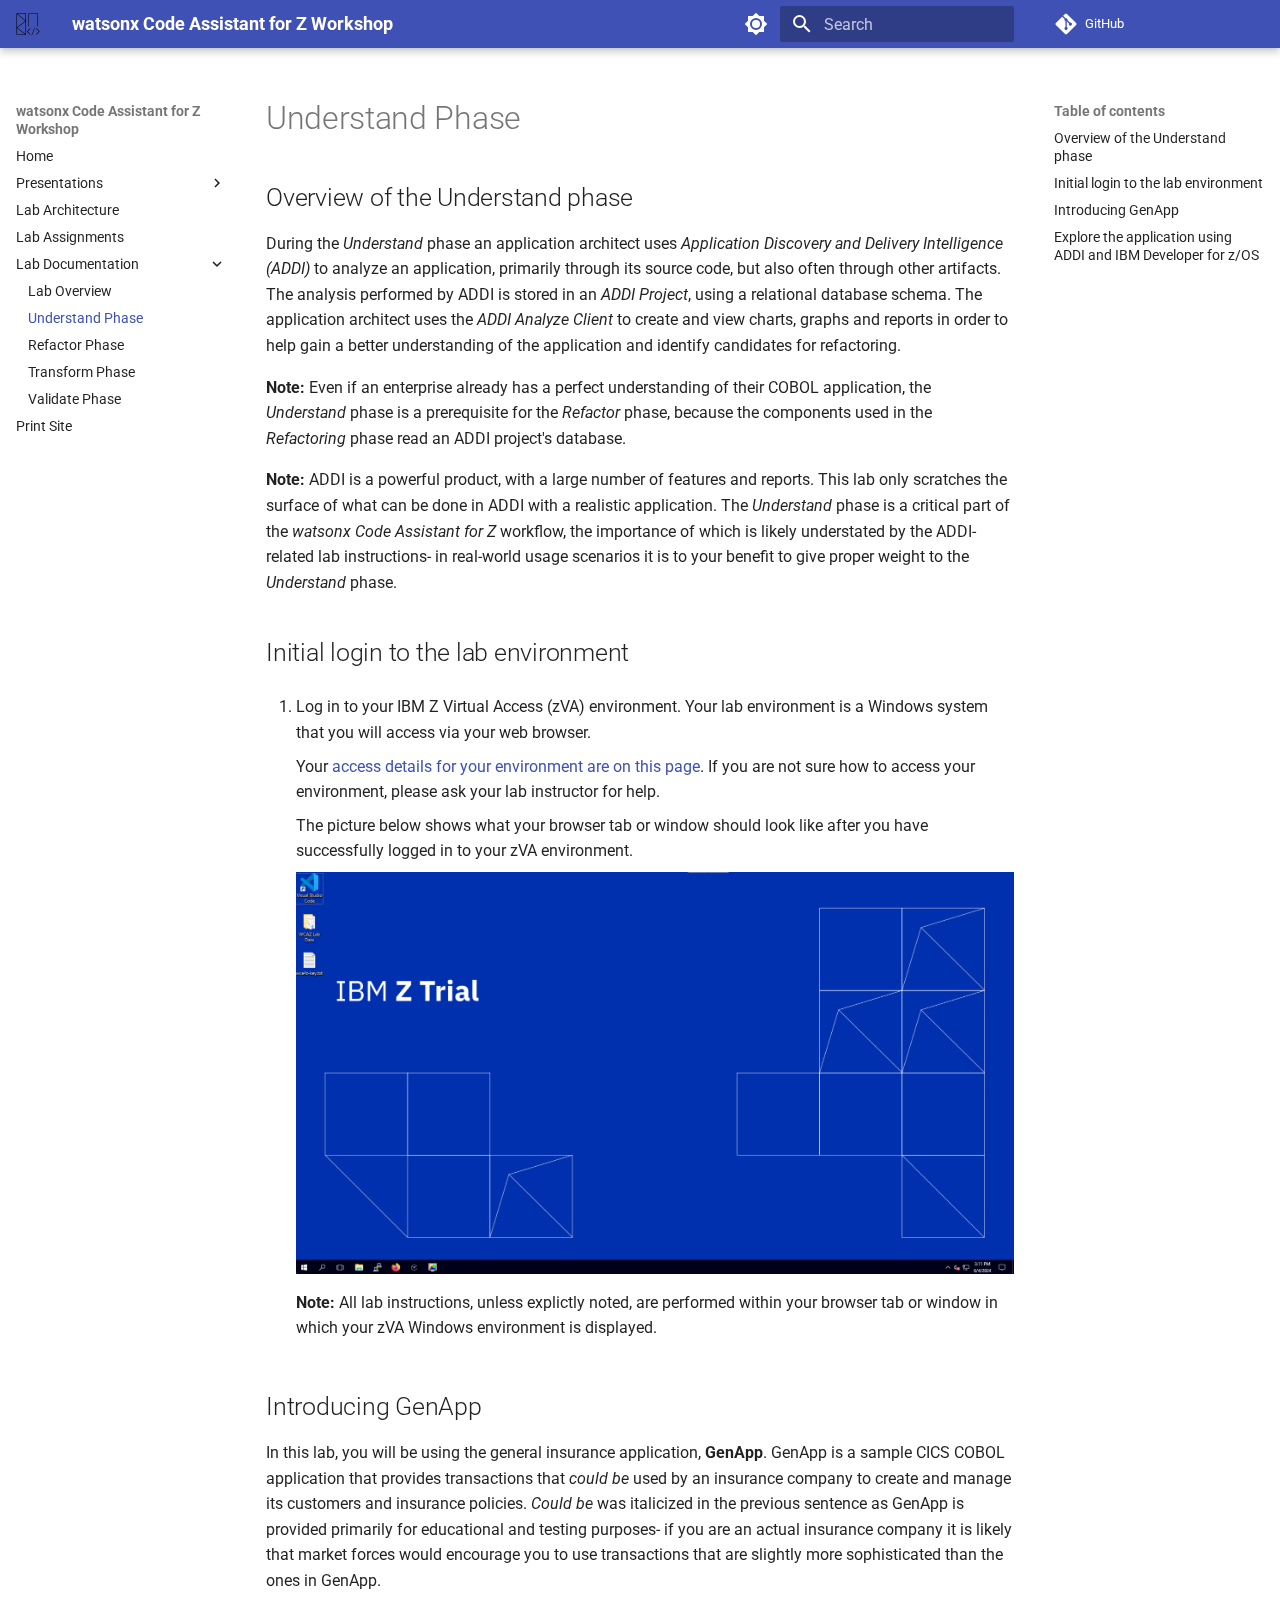
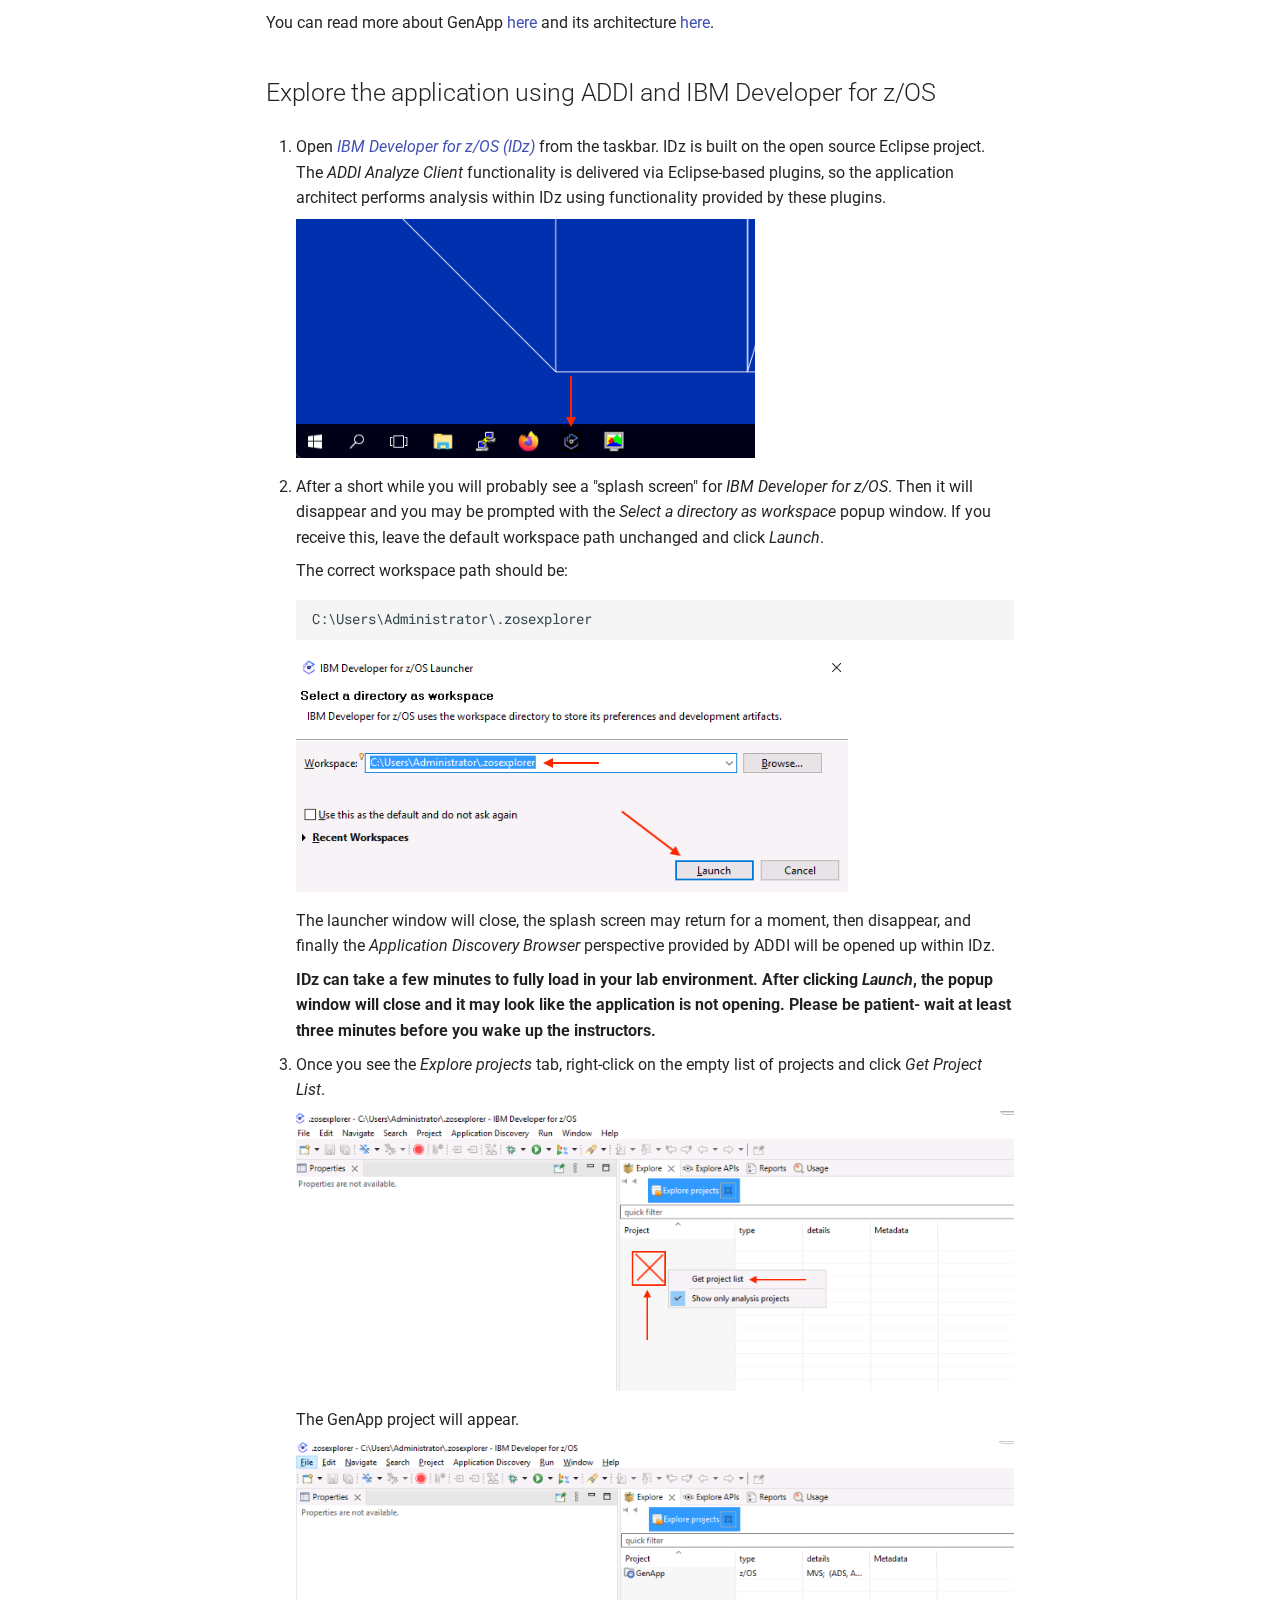
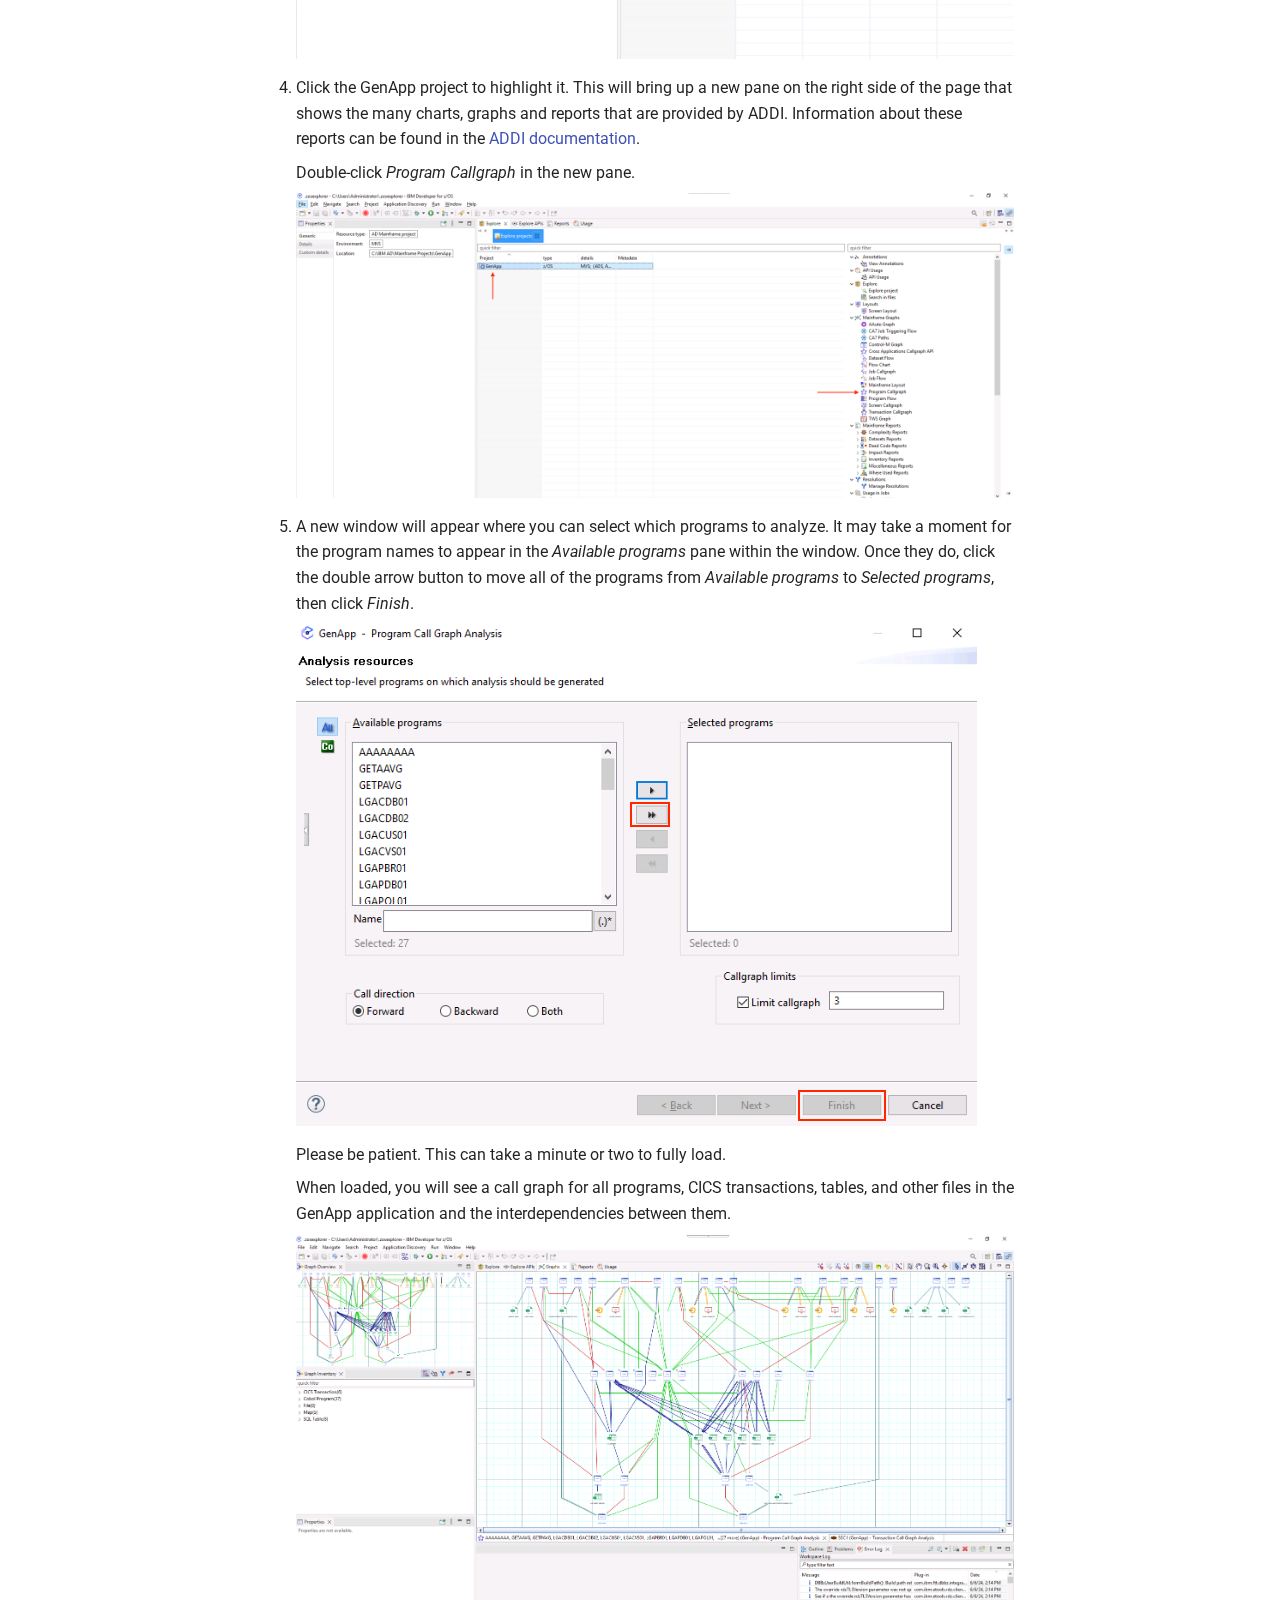
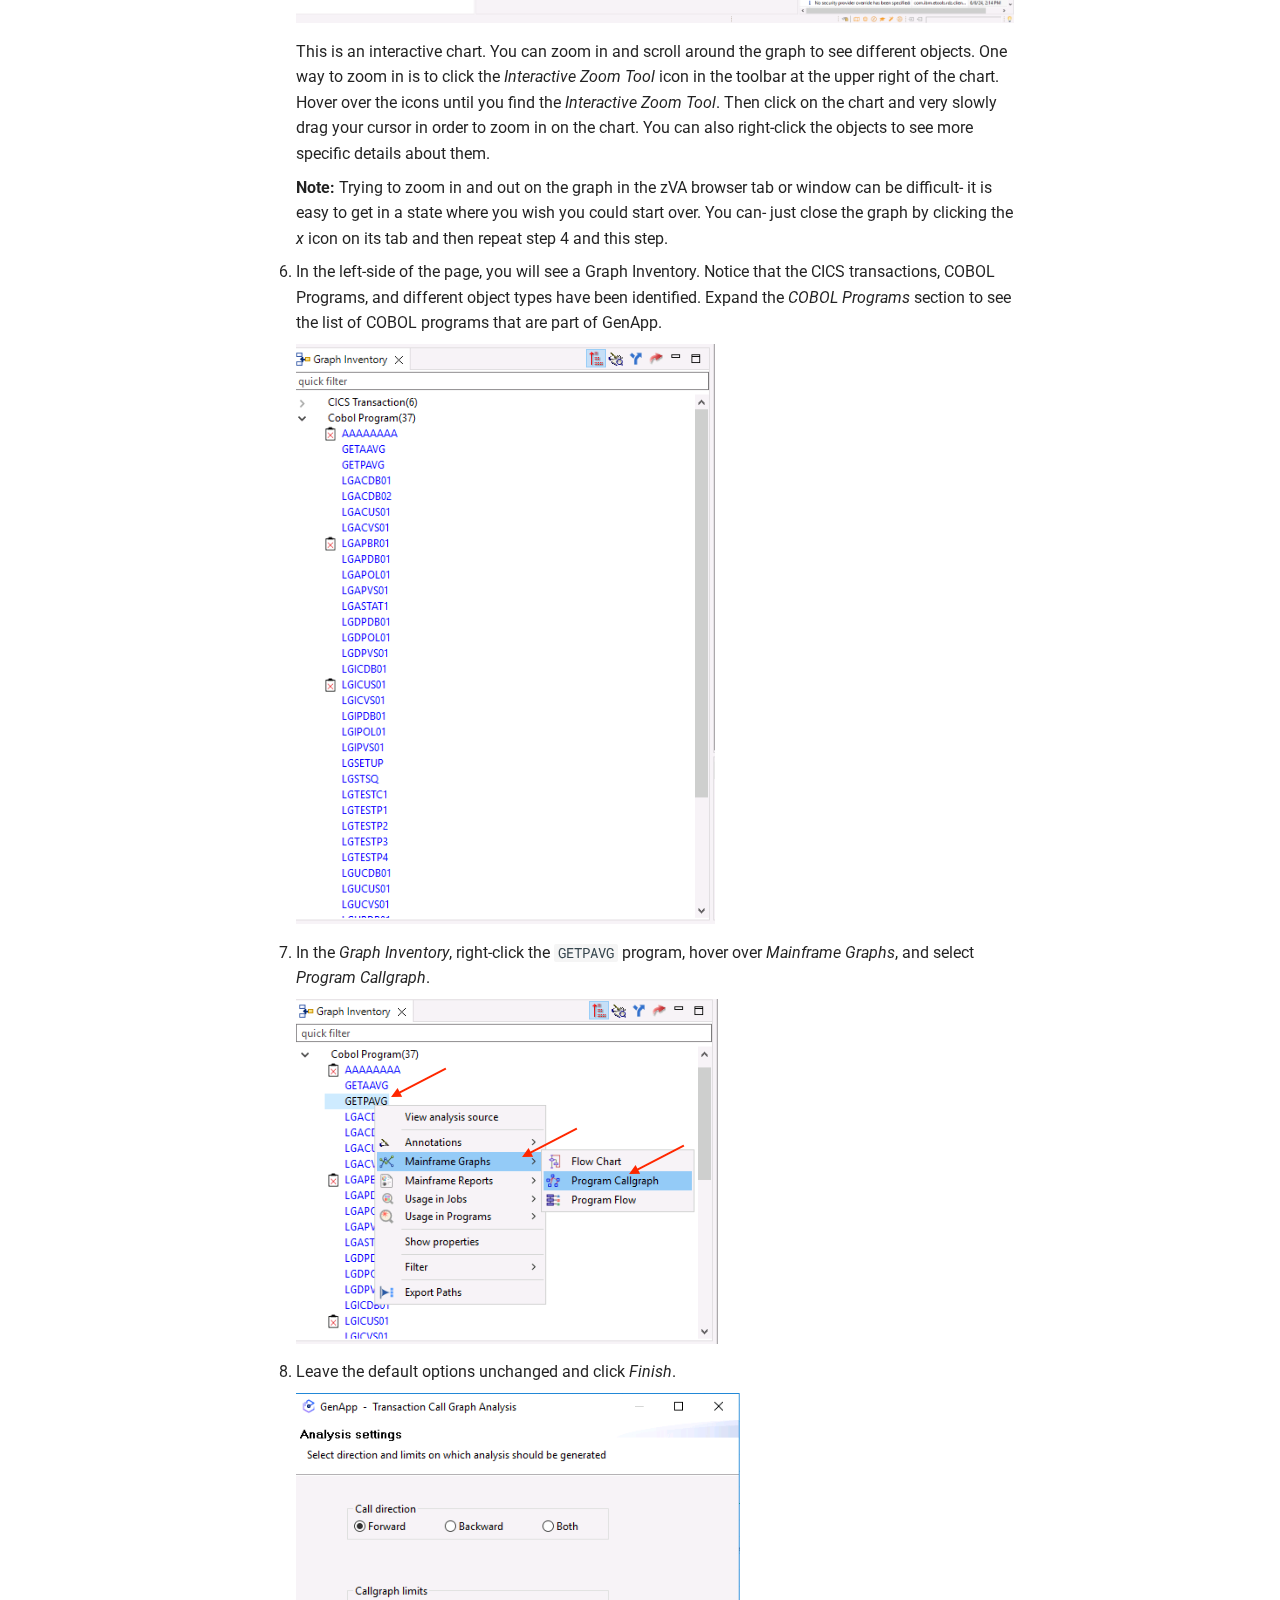
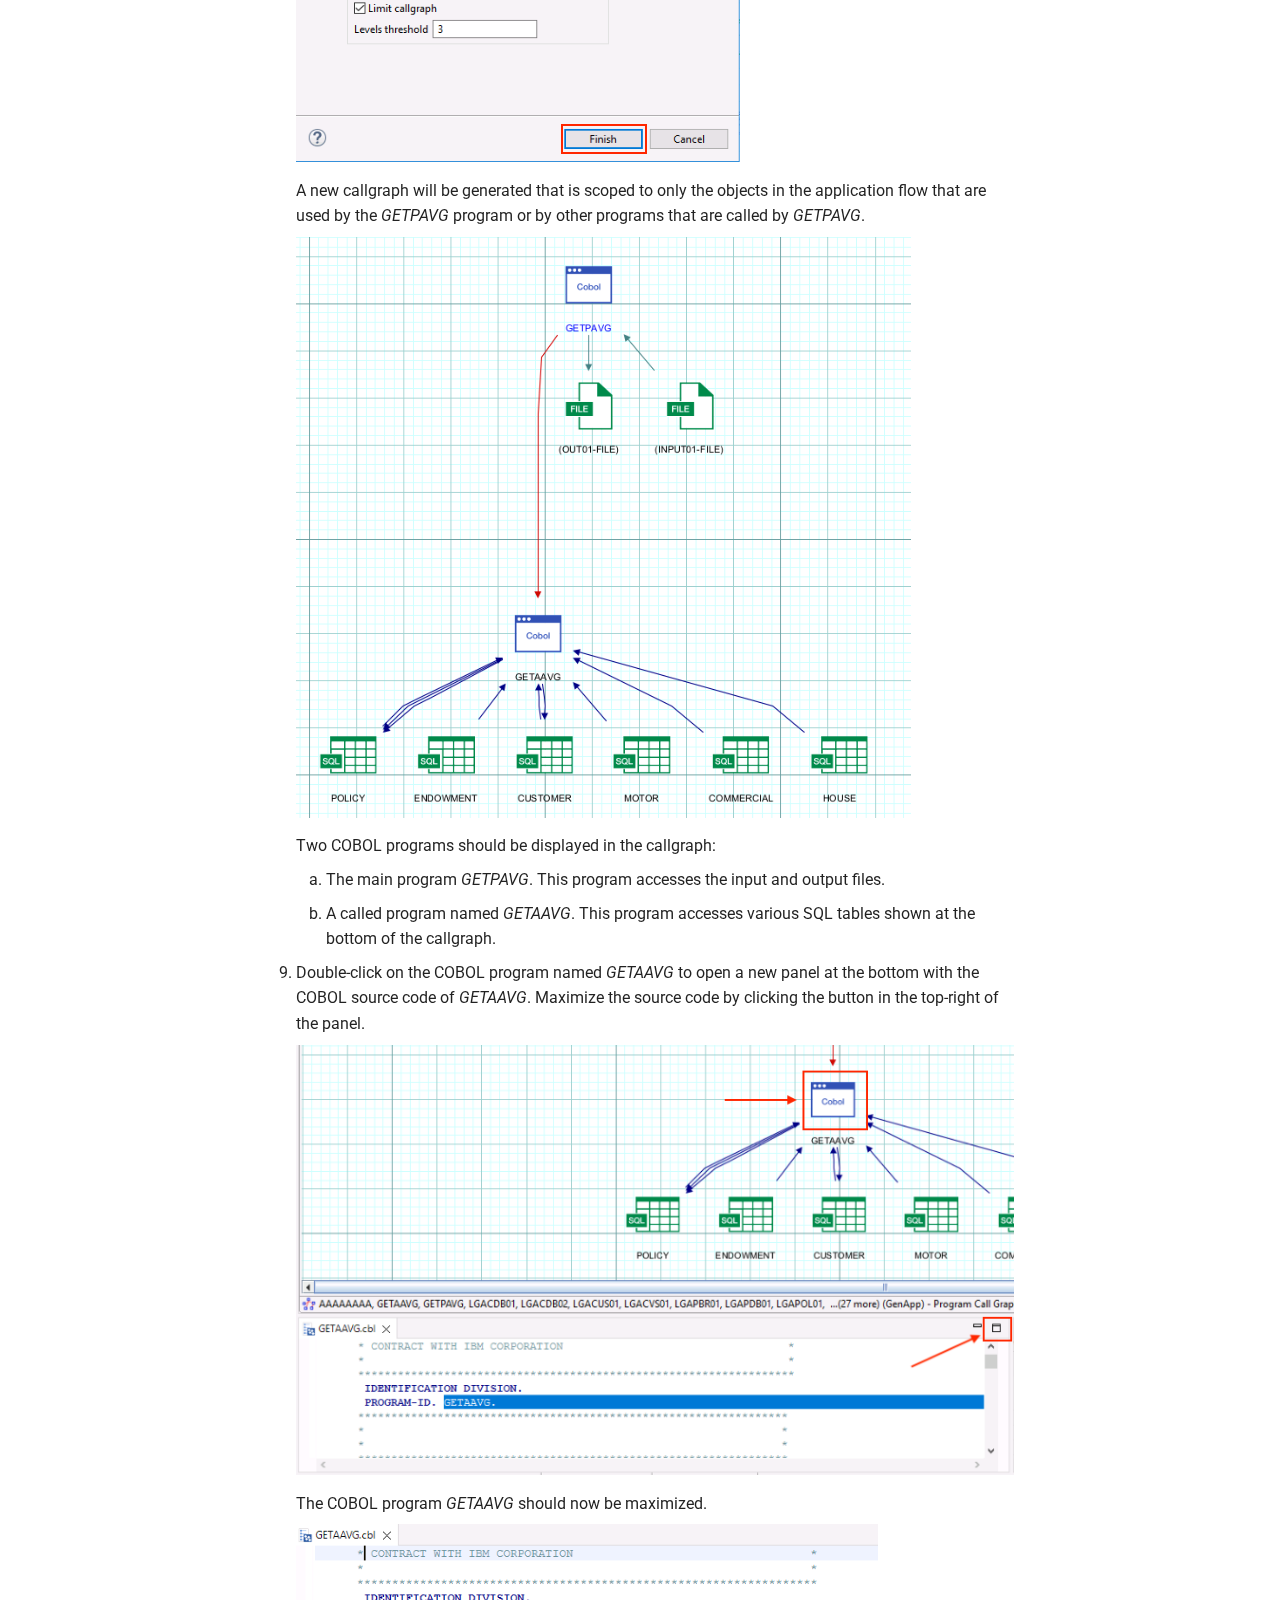
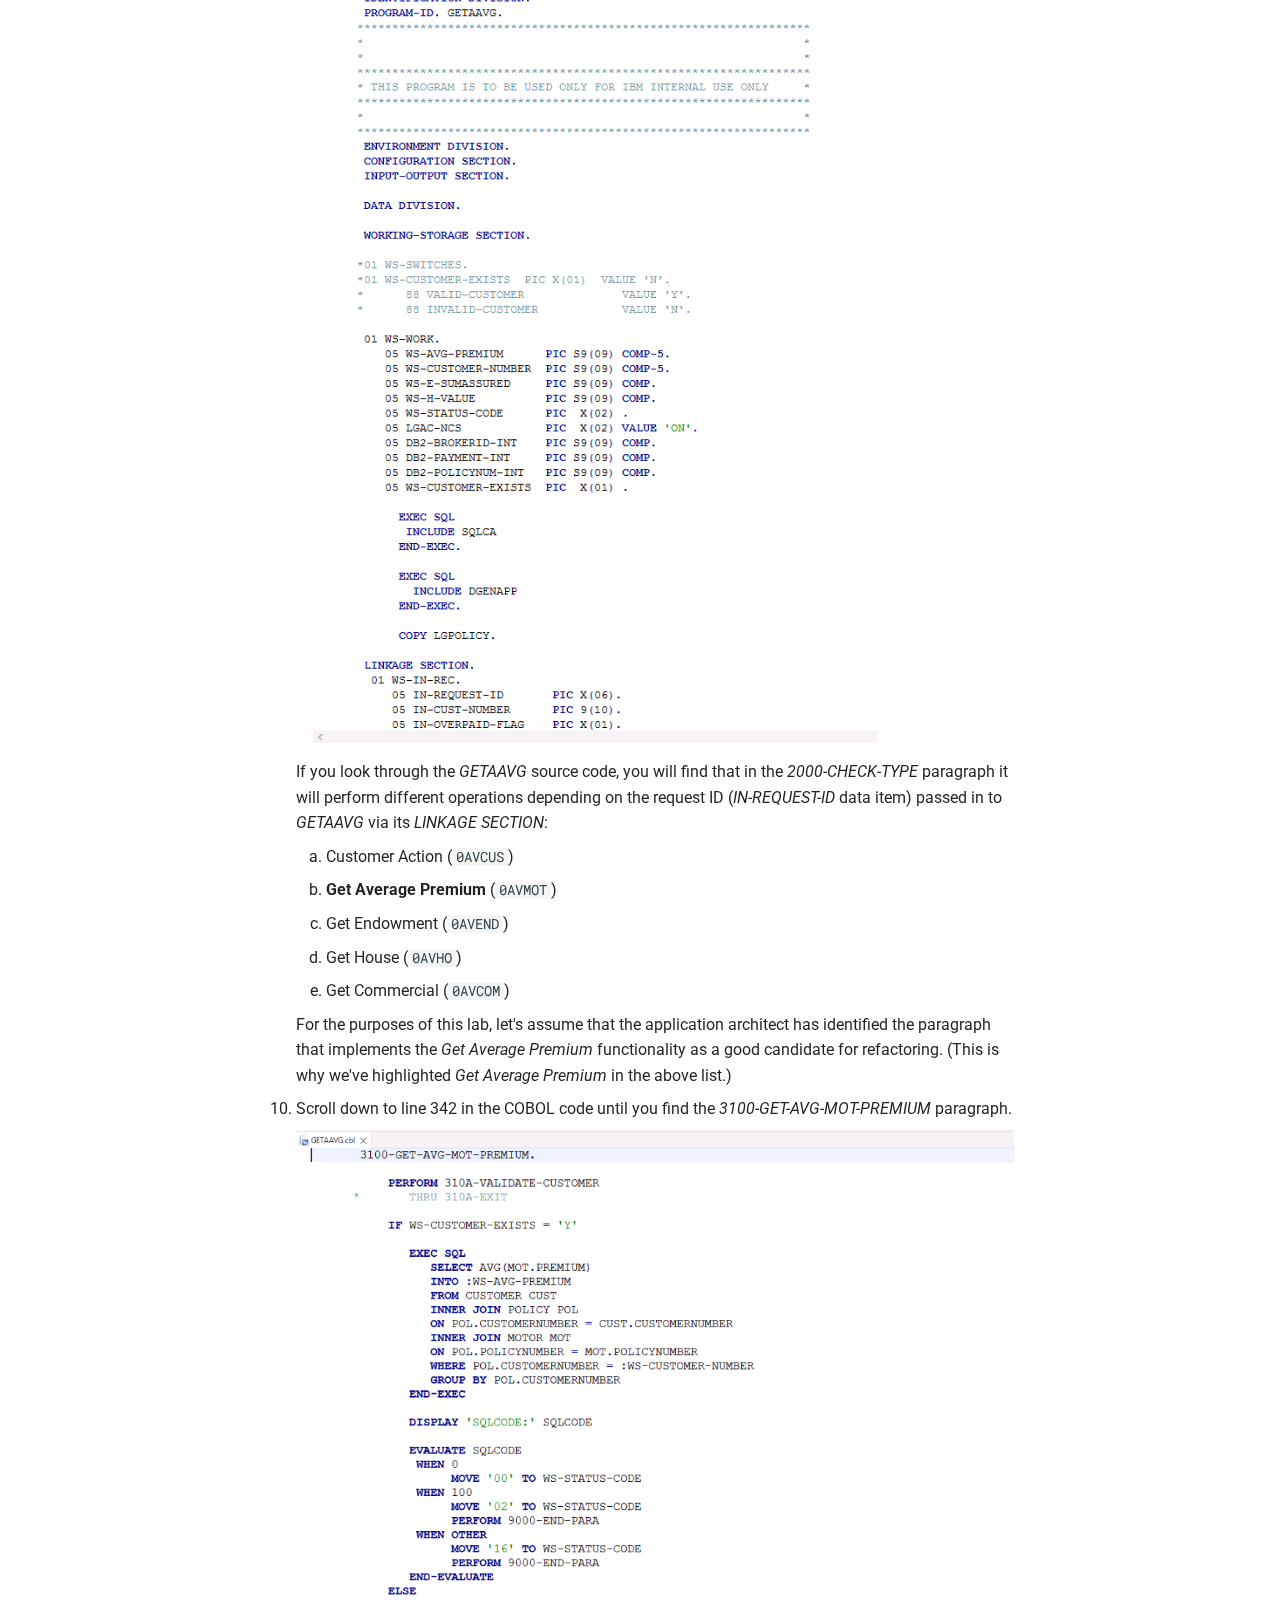
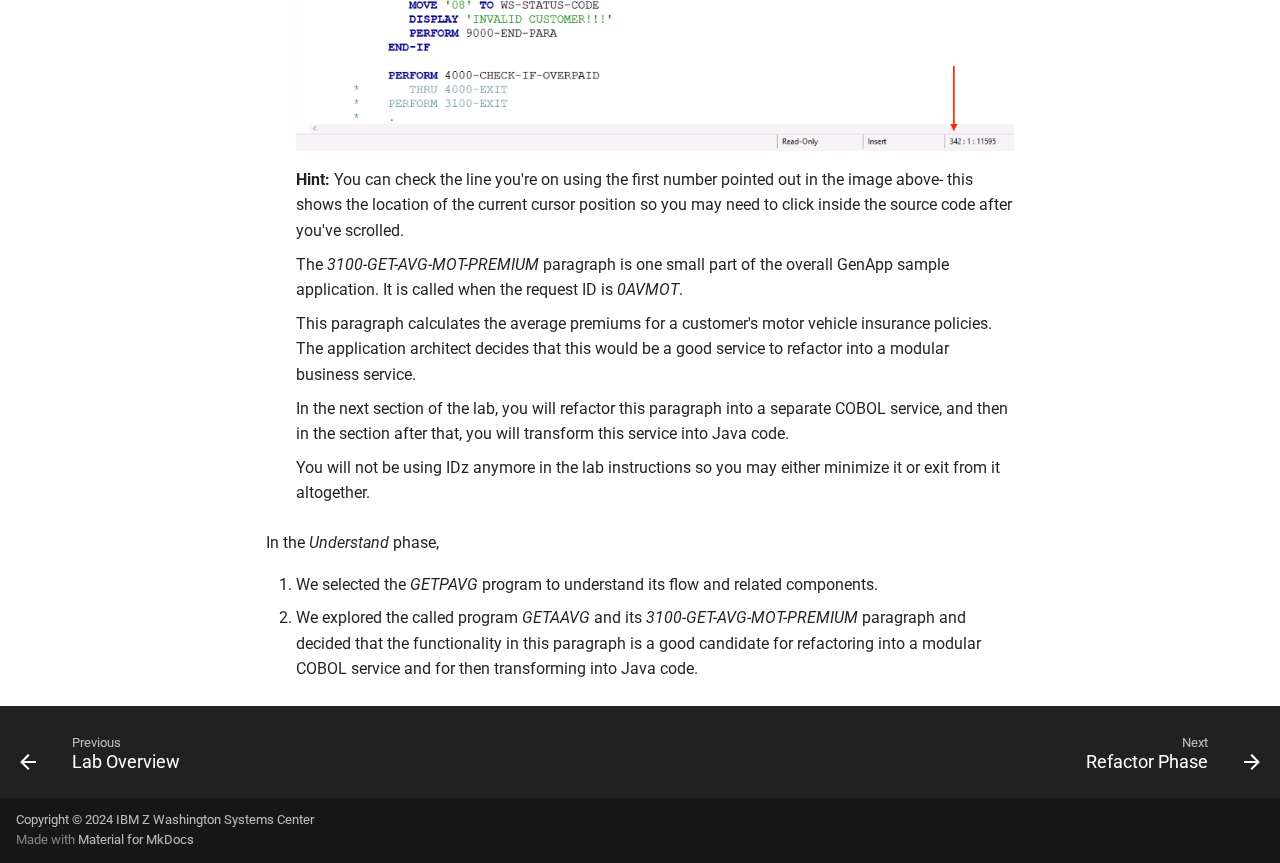
<file: labs/understand/index.html>
<!doctype html>
<html lang="en" class="no-js">
  <head>
    
      <meta charset="utf-8">
      <meta name="viewport" content="width=device-width,initial-scale=1">
      
      
      
        <link rel="canonical" href="https://mmondics.github.io/wsc-wca4z/labs/understand/">
      
      
        <link rel="prev" href="../overview/">
      
      
        <link rel="next" href="../refactor/">
      
      
      <link rel="icon" href="../../images/wca4z-logo.svg">
      <meta name="generator" content="mkdocs-1.5.3, mkdocs-material-9.5.17">
    
    
      
        <title>Understand Phase - watsonx Code Assistant for Z Workshop</title>
      
    
    
      <link rel="stylesheet" href="../../assets/stylesheets/main.bcfcd587.min.css">
      
        
        <link rel="stylesheet" href="../../assets/stylesheets/palette.06af60db.min.css">
      
      


    
    
      
    
    
      
        
        
        <link rel="preconnect" href="https://fonts.gstatic.com" crossorigin>
        <link rel="stylesheet" href="https://fonts.googleapis.com/css?family=Roboto:300,300i,400,400i,700,700i%7CRoboto+Mono:400,400i,700,700i&display=fallback">
        <style>:root{--md-text-font:"Roboto";--md-code-font:"Roboto Mono"}</style>
      
    
    
      <link rel="stylesheet" href="../../css/print-site-enum-headings1.css">
    
      <link rel="stylesheet" href="../../css/print-site-enum-headings2.css">
    
      <link rel="stylesheet" href="../../css/print-site-enum-headings3.css">
    
      <link rel="stylesheet" href="../../css/print-site-enum-headings4.css">
    
      <link rel="stylesheet" href="../../css/print-site-enum-headings5.css">
    
      <link rel="stylesheet" href="../../css/print-site-enum-headings6.css">
    
      <link rel="stylesheet" href="../../css/print-site.css">
    
      <link rel="stylesheet" href="../../css/print-site-material.css">
    
      <link rel="stylesheet" href="../../stylesheets/extra.css">
    
    <script>__md_scope=new URL("../..",location),__md_hash=e=>[...e].reduce((e,_)=>(e<<5)-e+_.charCodeAt(0),0),__md_get=(e,_=localStorage,t=__md_scope)=>JSON.parse(_.getItem(t.pathname+"."+e)),__md_set=(e,_,t=localStorage,a=__md_scope)=>{try{t.setItem(a.pathname+"."+e,JSON.stringify(_))}catch(e){}}</script>
    
      

    
    
    
  </head>
  
  
    
    
      
    
    
    
    
    <body dir="ltr" data-md-color-scheme="default" data-md-color-primary="indigo" data-md-color-accent="indigo">
  
    
    <input class="md-toggle" data-md-toggle="drawer" type="checkbox" id="__drawer" autocomplete="off">
    <input class="md-toggle" data-md-toggle="search" type="checkbox" id="__search" autocomplete="off">
    <label class="md-overlay" for="__drawer"></label>
    <div data-md-component="skip">
      
        
        <a href="#understand-phase" class="md-skip">
          Skip to content
        </a>
      
    </div>
    <div data-md-component="announce">
      
    </div>
    
    
      

  

<header class="md-header md-header--shadow" data-md-component="header">
  <nav class="md-header__inner md-grid" aria-label="Header">
    <a href="../.." title="watsonx Code Assistant for Z Workshop" class="md-header__button md-logo" aria-label="watsonx Code Assistant for Z Workshop" data-md-component="logo">
      
  <img src="../../images/wca4z-logo.svg" alt="logo">

    </a>
    <label class="md-header__button md-icon" for="__drawer">
      
      <svg xmlns="http://www.w3.org/2000/svg" viewBox="0 0 24 24"><path d="M3 6h18v2H3V6m0 5h18v2H3v-2m0 5h18v2H3v-2Z"/></svg>
    </label>
    <div class="md-header__title" data-md-component="header-title">
      <div class="md-header__ellipsis">
        <div class="md-header__topic">
          <span class="md-ellipsis">
            watsonx Code Assistant for Z Workshop
          </span>
        </div>
        <div class="md-header__topic" data-md-component="header-topic">
          <span class="md-ellipsis">
            
              Understand Phase
            
          </span>
        </div>
      </div>
    </div>
    
      
        <form class="md-header__option" data-md-component="palette">
  
    
    
    
    <input class="md-option" data-md-color-media="" data-md-color-scheme="default" data-md-color-primary="indigo" data-md-color-accent="indigo"  aria-label="Switch to dark mode"  type="radio" name="__palette" id="__palette_0">
    
      <label class="md-header__button md-icon" title="Switch to dark mode" for="__palette_1" hidden>
        <svg xmlns="http://www.w3.org/2000/svg" viewBox="0 0 24 24"><path d="M12 8a4 4 0 0 0-4 4 4 4 0 0 0 4 4 4 4 0 0 0 4-4 4 4 0 0 0-4-4m0 10a6 6 0 0 1-6-6 6 6 0 0 1 6-6 6 6 0 0 1 6 6 6 6 0 0 1-6 6m8-9.31V4h-4.69L12 .69 8.69 4H4v4.69L.69 12 4 15.31V20h4.69L12 23.31 15.31 20H20v-4.69L23.31 12 20 8.69Z"/></svg>
      </label>
    
  
    
    
    
    <input class="md-option" data-md-color-media="" data-md-color-scheme="slate" data-md-color-primary="indigo" data-md-color-accent="indigo"  aria-label="Switch to light mode"  type="radio" name="__palette" id="__palette_1">
    
      <label class="md-header__button md-icon" title="Switch to light mode" for="__palette_2" hidden>
        <svg xmlns="http://www.w3.org/2000/svg" viewBox="0 0 24 24"><path d="M12 18c-.89 0-1.74-.2-2.5-.55C11.56 16.5 13 14.42 13 12c0-2.42-1.44-4.5-3.5-5.45C10.26 6.2 11.11 6 12 6a6 6 0 0 1 6 6 6 6 0 0 1-6 6m8-9.31V4h-4.69L12 .69 8.69 4H4v4.69L.69 12 4 15.31V20h4.69L12 23.31 15.31 20H20v-4.69L23.31 12 20 8.69Z"/></svg>
      </label>
    
  
    
    
    
    <input class="md-option" data-md-color-media="" data-md-color-scheme="default" data-md-color-primary="indigo" data-md-color-accent="indigo"  aria-hidden="true"  type="radio" name="__palette" id="__palette_2">
    
  
</form>
      
    
    
      <script>var media,input,key,value,palette=__md_get("__palette");if(palette&&palette.color){"(prefers-color-scheme)"===palette.color.media&&(media=matchMedia("(prefers-color-scheme: light)"),input=document.querySelector(media.matches?"[data-md-color-media='(prefers-color-scheme: light)']":"[data-md-color-media='(prefers-color-scheme: dark)']"),palette.color.media=input.getAttribute("data-md-color-media"),palette.color.scheme=input.getAttribute("data-md-color-scheme"),palette.color.primary=input.getAttribute("data-md-color-primary"),palette.color.accent=input.getAttribute("data-md-color-accent"));for([key,value]of Object.entries(palette.color))document.body.setAttribute("data-md-color-"+key,value)}</script>
    
    
    
      <label class="md-header__button md-icon" for="__search">
        
        <svg xmlns="http://www.w3.org/2000/svg" viewBox="0 0 24 24"><path d="M9.5 3A6.5 6.5 0 0 1 16 9.5c0 1.61-.59 3.09-1.56 4.23l.27.27h.79l5 5-1.5 1.5-5-5v-.79l-.27-.27A6.516 6.516 0 0 1 9.5 16 6.5 6.5 0 0 1 3 9.5 6.5 6.5 0 0 1 9.5 3m0 2C7 5 5 7 5 9.5S7 14 9.5 14 14 12 14 9.5 12 5 9.5 5Z"/></svg>
      </label>
      <div class="md-search" data-md-component="search" role="dialog">
  <label class="md-search__overlay" for="__search"></label>
  <div class="md-search__inner" role="search">
    <form class="md-search__form" name="search">
      <input type="text" class="md-search__input" name="query" aria-label="Search" placeholder="Search" autocapitalize="off" autocorrect="off" autocomplete="off" spellcheck="false" data-md-component="search-query" required>
      <label class="md-search__icon md-icon" for="__search">
        
        <svg xmlns="http://www.w3.org/2000/svg" viewBox="0 0 24 24"><path d="M9.5 3A6.5 6.5 0 0 1 16 9.5c0 1.61-.59 3.09-1.56 4.23l.27.27h.79l5 5-1.5 1.5-5-5v-.79l-.27-.27A6.516 6.516 0 0 1 9.5 16 6.5 6.5 0 0 1 3 9.5 6.5 6.5 0 0 1 9.5 3m0 2C7 5 5 7 5 9.5S7 14 9.5 14 14 12 14 9.5 12 5 9.5 5Z"/></svg>
        
        <svg xmlns="http://www.w3.org/2000/svg" viewBox="0 0 24 24"><path d="M20 11v2H8l5.5 5.5-1.42 1.42L4.16 12l7.92-7.92L13.5 5.5 8 11h12Z"/></svg>
      </label>
      <nav class="md-search__options" aria-label="Search">
        
        <button type="reset" class="md-search__icon md-icon" title="Clear" aria-label="Clear" tabindex="-1">
          
          <svg xmlns="http://www.w3.org/2000/svg" viewBox="0 0 24 24"><path d="M19 6.41 17.59 5 12 10.59 6.41 5 5 6.41 10.59 12 5 17.59 6.41 19 12 13.41 17.59 19 19 17.59 13.41 12 19 6.41Z"/></svg>
        </button>
      </nav>
      
        <div class="md-search__suggest" data-md-component="search-suggest"></div>
      
    </form>
    <div class="md-search__output">
      <div class="md-search__scrollwrap" data-md-scrollfix>
        <div class="md-search-result" data-md-component="search-result">
          <div class="md-search-result__meta">
            Initializing search
          </div>
          <ol class="md-search-result__list" role="presentation"></ol>
        </div>
      </div>
    </div>
  </div>
</div>
    
    
      <div class="md-header__source">
        <a href="https://github.com/mmondics/wsc-wca4z/" title="Go to repository" class="md-source" data-md-component="source">
  <div class="md-source__icon md-icon">
    
    <svg xmlns="http://www.w3.org/2000/svg" viewBox="0 0 448 512"><!--! Font Awesome Free 6.5.1 by @fontawesome - https://fontawesome.com License - https://fontawesome.com/license/free (Icons: CC BY 4.0, Fonts: SIL OFL 1.1, Code: MIT License) Copyright 2023 Fonticons, Inc.--><path d="M439.55 236.05 244 40.45a28.87 28.87 0 0 0-40.81 0l-40.66 40.63 51.52 51.52c27.06-9.14 52.68 16.77 43.39 43.68l49.66 49.66c34.23-11.8 61.18 31 35.47 56.69-26.49 26.49-70.21-2.87-56-37.34L240.22 199v121.85c25.3 12.54 22.26 41.85 9.08 55a34.34 34.34 0 0 1-48.55 0c-17.57-17.6-11.07-46.91 11.25-56v-123c-20.8-8.51-24.6-30.74-18.64-45L142.57 101 8.45 235.14a28.86 28.86 0 0 0 0 40.81l195.61 195.6a28.86 28.86 0 0 0 40.8 0l194.69-194.69a28.86 28.86 0 0 0 0-40.81z"/></svg>
  </div>
  <div class="md-source__repository">
    GitHub
  </div>
</a>
      </div>
    
  </nav>
  
</header>
    
    <div class="md-container" data-md-component="container">
      
      
        
          
        
      
      <main class="md-main" data-md-component="main">
        <div class="md-main__inner md-grid">
          
            
              
              <div class="md-sidebar md-sidebar--primary" data-md-component="sidebar" data-md-type="navigation" >
                <div class="md-sidebar__scrollwrap">
                  <div class="md-sidebar__inner">
                    



<nav class="md-nav md-nav--primary" aria-label="Navigation" data-md-level="0">
  <label class="md-nav__title" for="__drawer">
    <a href="../.." title="watsonx Code Assistant for Z Workshop" class="md-nav__button md-logo" aria-label="watsonx Code Assistant for Z Workshop" data-md-component="logo">
      
  <img src="../../images/wca4z-logo.svg" alt="logo">

    </a>
    watsonx Code Assistant for Z Workshop
  </label>
  
    <div class="md-nav__source">
      <a href="https://github.com/mmondics/wsc-wca4z/" title="Go to repository" class="md-source" data-md-component="source">
  <div class="md-source__icon md-icon">
    
    <svg xmlns="http://www.w3.org/2000/svg" viewBox="0 0 448 512"><!--! Font Awesome Free 6.5.1 by @fontawesome - https://fontawesome.com License - https://fontawesome.com/license/free (Icons: CC BY 4.0, Fonts: SIL OFL 1.1, Code: MIT License) Copyright 2023 Fonticons, Inc.--><path d="M439.55 236.05 244 40.45a28.87 28.87 0 0 0-40.81 0l-40.66 40.63 51.52 51.52c27.06-9.14 52.68 16.77 43.39 43.68l49.66 49.66c34.23-11.8 61.18 31 35.47 56.69-26.49 26.49-70.21-2.87-56-37.34L240.22 199v121.85c25.3 12.54 22.26 41.85 9.08 55a34.34 34.34 0 0 1-48.55 0c-17.57-17.6-11.07-46.91 11.25-56v-123c-20.8-8.51-24.6-30.74-18.64-45L142.57 101 8.45 235.14a28.86 28.86 0 0 0 0 40.81l195.61 195.6a28.86 28.86 0 0 0 40.8 0l194.69-194.69a28.86 28.86 0 0 0 0-40.81z"/></svg>
  </div>
  <div class="md-source__repository">
    GitHub
  </div>
</a>
    </div>
  
  <ul class="md-nav__list" data-md-scrollfix>
    
      
      
  
  
  
  
    <li class="md-nav__item">
      <a href="../.." class="md-nav__link">
        
  
  <span class="md-ellipsis">
    Home
  </span>
  

      </a>
    </li>
  

    
      
      
  
  
  
  
    
    
    
    
    <li class="md-nav__item md-nav__item--nested">
      
        
        
        <input class="md-nav__toggle md-toggle " type="checkbox" id="__nav_2" >
        
          
          <label class="md-nav__link" for="__nav_2" id="__nav_2_label" tabindex="0">
            
  
  <span class="md-ellipsis">
    Presentations
  </span>
  

            <span class="md-nav__icon md-icon"></span>
          </label>
        
        <nav class="md-nav" data-md-level="1" aria-labelledby="__nav_2_label" aria-expanded="false">
          <label class="md-nav__title" for="__nav_2">
            <span class="md-nav__icon md-icon"></span>
            Presentations
          </label>
          <ul class="md-nav__list" data-md-scrollfix>
            
              
                
  
  
  
  
    <li class="md-nav__item">
      <a href="../../presentations/watsonx%20Code%20Assistant%20for%20Z%20Overview%20-%20WSC%20Workshop%20July%209%202024.pdf" class="md-nav__link">
        
  
  <span class="md-ellipsis">
    Presentation
  </span>
  

      </a>
    </li>
  

              
            
          </ul>
        </nav>
      
    </li>
  

    
      
      
  
  
  
  
    <li class="md-nav__item">
      <a href="../../workshop-architecture/" class="md-nav__link">
        
  
  <span class="md-ellipsis">
    Lab Architecture
  </span>
  

      </a>
    </li>
  

    
      
      
  
  
  
  
    <li class="md-nav__item">
      <a href="../../lab-assignments/" class="md-nav__link">
        
  
  <span class="md-ellipsis">
    Lab Assignments
  </span>
  

      </a>
    </li>
  

    
      
      
  
  
    
  
  
  
    
    
    
    
    <li class="md-nav__item md-nav__item--active md-nav__item--nested">
      
        
        
        <input class="md-nav__toggle md-toggle " type="checkbox" id="__nav_5" checked>
        
          
          <label class="md-nav__link" for="__nav_5" id="__nav_5_label" tabindex="0">
            
  
  <span class="md-ellipsis">
    Lab Documentation
  </span>
  

            <span class="md-nav__icon md-icon"></span>
          </label>
        
        <nav class="md-nav" data-md-level="1" aria-labelledby="__nav_5_label" aria-expanded="true">
          <label class="md-nav__title" for="__nav_5">
            <span class="md-nav__icon md-icon"></span>
            Lab Documentation
          </label>
          <ul class="md-nav__list" data-md-scrollfix>
            
              
                
  
  
  
  
    <li class="md-nav__item">
      <a href="../overview/" class="md-nav__link">
        
  
  <span class="md-ellipsis">
    Lab Overview
  </span>
  

      </a>
    </li>
  

              
            
              
                
  
  
    
  
  
  
    <li class="md-nav__item md-nav__item--active">
      
      <input class="md-nav__toggle md-toggle" type="checkbox" id="__toc">
      
      
        
      
      
        <label class="md-nav__link md-nav__link--active" for="__toc">
          
  
  <span class="md-ellipsis">
    Understand Phase
  </span>
  

          <span class="md-nav__icon md-icon"></span>
        </label>
      
      <a href="./" class="md-nav__link md-nav__link--active">
        
  
  <span class="md-ellipsis">
    Understand Phase
  </span>
  

      </a>
      
        

<nav class="md-nav md-nav--secondary" aria-label="Table of contents">
  
  
  
    
  
  
    <label class="md-nav__title" for="__toc">
      <span class="md-nav__icon md-icon"></span>
      Table of contents
    </label>
    <ul class="md-nav__list" data-md-component="toc" data-md-scrollfix>
      
        <li class="md-nav__item">
  <a href="#overview-of-the-understand-phase" class="md-nav__link">
    <span class="md-ellipsis">
      Overview of the Understand phase
    </span>
  </a>
  
</li>
      
        <li class="md-nav__item">
  <a href="#initial-login-to-the-lab-environment" class="md-nav__link">
    <span class="md-ellipsis">
      Initial login to the lab environment
    </span>
  </a>
  
</li>
      
        <li class="md-nav__item">
  <a href="#introducing-genapp" class="md-nav__link">
    <span class="md-ellipsis">
      Introducing GenApp
    </span>
  </a>
  
</li>
      
        <li class="md-nav__item">
  <a href="#explore-the-application-using-addi-and-ibm-developer-for-zos" class="md-nav__link">
    <span class="md-ellipsis">
      Explore the application using ADDI and IBM Developer for z/OS
    </span>
  </a>
  
</li>
      
    </ul>
  
</nav>
      
    </li>
  

              
            
              
                
  
  
  
  
    <li class="md-nav__item">
      <a href="../refactor/" class="md-nav__link">
        
  
  <span class="md-ellipsis">
    Refactor Phase
  </span>
  

      </a>
    </li>
  

              
            
              
                
  
  
  
  
    <li class="md-nav__item">
      <a href="../transform/" class="md-nav__link">
        
  
  <span class="md-ellipsis">
    Transform Phase
  </span>
  

      </a>
    </li>
  

              
            
              
                
  
  
  
  
    <li class="md-nav__item">
      <a href="../validate/" class="md-nav__link">
        
  
  <span class="md-ellipsis">
    Validate Phase
  </span>
  

      </a>
    </li>
  

              
            
          </ul>
        </nav>
      
    </li>
  

    
      
      
  
  
  
  
    <li class="md-nav__item">
      <a href="../../print_page/" class="md-nav__link">
        
  
  <span class="md-ellipsis">
    Print Site
  </span>
  

      </a>
    </li>
  

    
  </ul>
</nav>
                  </div>
                </div>
              </div>
            
            
              
              <div class="md-sidebar md-sidebar--secondary" data-md-component="sidebar" data-md-type="toc" >
                <div class="md-sidebar__scrollwrap">
                  <div class="md-sidebar__inner">
                    

<nav class="md-nav md-nav--secondary" aria-label="Table of contents">
  
  
  
    
  
  
    <label class="md-nav__title" for="__toc">
      <span class="md-nav__icon md-icon"></span>
      Table of contents
    </label>
    <ul class="md-nav__list" data-md-component="toc" data-md-scrollfix>
      
        <li class="md-nav__item">
  <a href="#overview-of-the-understand-phase" class="md-nav__link">
    <span class="md-ellipsis">
      Overview of the Understand phase
    </span>
  </a>
  
</li>
      
        <li class="md-nav__item">
  <a href="#initial-login-to-the-lab-environment" class="md-nav__link">
    <span class="md-ellipsis">
      Initial login to the lab environment
    </span>
  </a>
  
</li>
      
        <li class="md-nav__item">
  <a href="#introducing-genapp" class="md-nav__link">
    <span class="md-ellipsis">
      Introducing GenApp
    </span>
  </a>
  
</li>
      
        <li class="md-nav__item">
  <a href="#explore-the-application-using-addi-and-ibm-developer-for-zos" class="md-nav__link">
    <span class="md-ellipsis">
      Explore the application using ADDI and IBM Developer for z/OS
    </span>
  </a>
  
</li>
      
    </ul>
  
</nav>
                  </div>
                </div>
              </div>
            
          
          
            <div class="md-content" data-md-component="content">
              <article class="md-content__inner md-typeset">
                
                  

  
  


<h1 id="understand-phase">Understand Phase<a class="headerlink" href="#understand-phase" title="Permanent link">&para;</a></h1>
<h2 id="overview-of-the-understand-phase">Overview of the Understand phase<a class="headerlink" href="#overview-of-the-understand-phase" title="Permanent link">&para;</a></h2>
<p>During the <em>Understand</em> phase an application architect uses <em>Application Discovery and Delivery Intelligence (ADDI)</em> to analyze an application, primarily through its source code, but also often through other artifacts.  The analysis performed by ADDI is stored in an <em>ADDI Project</em>, using a relational database schema.  The application architect uses the <em>ADDI Analyze Client</em> to create and view charts, graphs and reports in order to help gain a better understanding of the application and identify candidates for refactoring.</p>
<p><strong>Note:</strong> Even if an enterprise already has a perfect understanding of their COBOL application, the <em>Understand</em> phase is a prerequisite for the <em>Refactor</em> phase, because the components used in the <em>Refactoring</em> phase read an ADDI project's database.</p>
<p><strong>Note:</strong> ADDI is a powerful product, with a large number of features and reports.  This lab only scratches the surface of what can be done in ADDI with a realistic application. The <em>Understand</em> phase is a critical part of the <em>watsonx Code Assistant for Z</em> workflow, the importance of which is likely understated by the ADDI-related lab instructions- in real-world usage scenarios it is to your benefit to give proper weight to the <em>Understand</em> phase.</p>
<h2 id="initial-login-to-the-lab-environment">Initial login to the lab environment<a class="headerlink" href="#initial-login-to-the-lab-environment" title="Permanent link">&para;</a></h2>
<ol>
<li>
<p>Log in to your IBM Z Virtual Access (zVA) environment.  Your lab environment is a Windows system that you will access via your web browser.</p>
<p>Your <a href="../../lab-assignments/" rel="noopener" target="_blank">access details for your environment are on this page</a>. If you are not sure how to access your environment, please ask your lab instructor for help.</p>
<p>The picture below shows what your browser tab or window should look like after you have successfully logged in to your zVA environment.</p>
<p><img alt="zva-desktop" src="../../images/zva-desktop.png" /></p>
<p><strong>Note:</strong> All lab instructions, unless explictly noted, are performed within your browser tab or window in which your zVA Windows environment is displayed. </p>
</li>
</ol>
<h2 id="introducing-genapp">Introducing GenApp<a class="headerlink" href="#introducing-genapp" title="Permanent link">&para;</a></h2>
<p>In this lab, you will be using the general insurance application, <strong>GenApp</strong>. GenApp is a sample CICS COBOL application that provides transactions that <em>could be</em> used by an insurance company to create and manage its customers and insurance policies.  <em>Could be</em> was italicized in the previous sentence as GenApp is provided primarily for educational and testing purposes- if you are an actual insurance company it is likely that market forces would encourage you to use transactions that are slightly more sophisticated than the ones in GenApp.</p>
<p>You can read more about GenApp <a href="https://www.ibm.com/docs/en/cics-ts/6.1?topic=samples-general-insurance-application" rel="noopener" target="_blank">here</a> and its architecture <a href="https://www.ibm.com/docs/en/cics-ts/6.1?topic=application-architecture" rel="noopener" target="_blank">here</a>.</p>
<h2 id="explore-the-application-using-addi-and-ibm-developer-for-zos">Explore the application using ADDI and IBM Developer for z/OS<a class="headerlink" href="#explore-the-application-using-addi-and-ibm-developer-for-zos" title="Permanent link">&para;</a></h2>
<ol>
<li>
<p>Open <a href="https://www.ibm.com/products/developer-for-zos" rel="noopener" target="_blank"><em>IBM Developer for z/OS (IDz)</em></a> from the taskbar. IDz is built on the open source Eclipse project.  The <em>ADDI Analyze Client</em> functionality is delivered via Eclipse-based plugins, so the application architect performs analysis within IDz using functionality provided by these plugins. </p>
<p><img alt="zva-desktop-idz" src="../../images/zva-desktop-idz.png" /></p>
</li>
<li>
<p>After a short while you will probably see a "splash screen" for <em>IBM Developer for z/OS</em>. Then it will disappear and you may be prompted with the <em>Select a directory as workspace</em> popup window. If you receive this, leave the default workspace path unchanged and click <em>Launch</em>.</p>
<p>The correct workspace path should be: </p>
<div class="highlight"><pre><span></span><code>C:\Users\Administrator\.zosexplorer
</code></pre></div>
<p><img alt="idz-launch" src="../../images/idz-launch.png" /></p>
<p>The launcher window will close, the splash screen may return for a moment, then disappear, and finally the <em>Application Discovery Browser</em> perspective provided by ADDI will be opened up within IDz.</p>
<p><strong>IDz can take a few minutes to fully load in your lab environment. After clicking <em>Launch</em>, the popup window will close and it may look like the application is not opening. Please be patient- wait at least three minutes before you wake up the instructors.</strong></p>
</li>
<li>
<p>Once you see the <em>Explore projects</em> tab, right-click on the empty list of projects and click <em>Get Project List</em>.</p>
<p><img alt="idz-get-projects" src="../../images/idz-get-projects.png" /></p>
<p>The GenApp project will appear.</p>
<p><img alt="idz-genapp-project" src="../../images/idz-genapp-project.png" /></p>
</li>
<li>
<p>Click the GenApp project to highlight it. This will bring up a new pane on the right side of the page that shows the many charts, graphs and reports that are provided by ADDI.  Information about these reports can be found in the <a href="https://www.ibm.com/docs/en/addi/6.1.2?topic=guide-analyzing-applications-ad-analyze" rel="noopener" target="_blank">ADDI documentation</a>.  </p>
<p>Double-click <em>Program Callgraph</em> in the new pane.</p>
<p><img alt="idz-program-callgraph" src="../../images/idz-program-callgraph.png" /></p>
</li>
<li>
<p>A new window will appear where you can select which programs to analyze. It may take a moment for the program names to appear in the <em>Available programs</em> pane within the window. Once they do, click the double arrow button to move all of the programs from <em>Available programs</em> to <em>Selected programs</em>, then click <em>Finish</em>.  </p>
<p><img alt="idz-select-programs-all" src="../../images/idz-select-programs-all.png" /></p>
<p>Please be patient. This can take a minute or two to fully load.</p>
<p>When loaded, you will see a call graph for all programs, CICS transactions, tables, and other files in the GenApp application and the interdependencies between them.</p>
<p><img alt="idz-callgraph-all" src="../../images/idz-callgraph-all.png" /></p>
<p>This is an interactive chart. You can zoom in and scroll around the graph to see different objects. One way to zoom in is to click the <em>Interactive Zoom Tool</em> icon in the toolbar at the upper right of the chart.  Hover over the icons until you find the <em>Interactive Zoom Tool</em>.  Then click on the chart and very slowly drag your cursor in order to zoom in on the chart.  You can also right-click the objects to see more specific details about them.</p>
<p><strong>Note:</strong> Trying to zoom in and out on the graph in the zVA browser tab or window can be difficult- it is easy to get in a state where you wish you could start over.  You can- just close the graph by clicking the <em>x</em> icon on its tab and then repeat step 4 and this step.</p>
</li>
<li>
<p>In the left-side of the page, you will see a Graph Inventory. Notice that the CICS transactions, COBOL Programs, and different object types have been identified. Expand the <em>COBOL Programs</em> section to see the list of COBOL programs that are part of GenApp.</p>
<p><img alt="idz-inventory-cobol" src="../../images/idz-inventory-cobol.png" /></p>
</li>
<li>
<p>In the <em>Graph Inventory</em>, right-click the <code>GETPAVG</code> program, hover over <em>Mainframe Graphs</em>, and select <em>Program Callgraph</em>.</p>
<p><img alt="idz-getpavg-callgraph" src="../../images/idz-getpavg-callgraph.png" /></p>
</li>
<li>
<p>Leave the default options unchanged and click <em>Finish</em>.</p>
<p><img alt="idz-getpavg-callgraph-2" src="../../images/idz-getpavg-callgraph-2.png" /></p>
<p>A new callgraph will be generated that is scoped to only the objects in the application flow that are used by the <em>GETPAVG</em> program or by other programs that are called by <em>GETPAVG</em>.</p>
<p><img alt="idz-getpavg-callgraph-3" src="../../images/idz-getpavg-callgraph-3.png" /></p>
<p>Two COBOL programs should be displayed in the callgraph: </p>
<ol>
<li>The main program <em>GETPAVG</em>. This program accesses the input and output files.</li>
<li>A called program named <em>GETAAVG</em>. This program accesses various SQL tables shown at the bottom of the callgraph.</li>
</ol>
</li>
<li>
<p>Double-click on the COBOL program named <em>GETAAVG</em> to open a new panel at the bottom with the COBOL source code of <em>GETAAVG</em>. Maximize the source code by clicking the button in the top-right of the panel.</p>
<p><img alt="idz-getaavg" src="../../images/idz-getaavg.png" /></p>
<p>The COBOL program <em>GETAAVG</em> should now be maximized.</p>
<p><img alt="idz-getaavg-2" src="../../images/idz-getaavg-2.png" /></p>
<p>If you look through the <em>GETAAVG</em> source code, you will find that in the <em>2000-CHECK-TYPE</em> paragraph it will perform different operations depending on the request ID (<em>IN-REQUEST-ID</em> data item) passed in to <em>GETAAVG</em> via its <em>LINKAGE SECTION</em>:</p>
<ol>
<li>Customer Action (<code>0AVCUS</code>)</li>
<li><strong>Get Average Premium</strong> (<code>0AVMOT</code>)</li>
<li>Get Endowment (<code>0AVEND</code>)</li>
<li>Get House (<code>0AVHO</code>)</li>
<li>Get Commercial (<code>0AVCOM</code>)</li>
</ol>
<p>For the purposes of this lab, let's assume that the application architect has identified the paragraph that implements the <em>Get Average Premium</em> functionality as a good candidate for refactoring.  (This is why we've highlighted <em>Get Average Premium</em> in the above list.)</p>
</li>
<li>
<p>Scroll down to line 342 in the COBOL code until you find the <em>3100-GET-AVG-MOT-PREMIUM</em> paragraph. </p>
<p><img alt="idz-3100" src="../../images/idz-3100.png" /></p>
<p><strong>Hint:</strong> You can check the line you're on using the first number pointed out in the image above- this shows the location of the current cursor position so you may need to click inside the source code after you've scrolled.</p>
<p>The <em>3100-GET-AVG-MOT-PREMIUM</em> paragraph is one small part of the overall GenApp sample application. It is called when the request ID is <em>0AVMOT</em>.</p>
<p>This paragraph calculates the average premiums for a customer's motor vehicle insurance policies.  The application architect decides that this would be a good service to refactor into a modular business service.</p>
<p>In the next section of the lab, you will refactor this paragraph into a separate COBOL service, and then in the section after that, you will transform this service into Java code.</p>
<p>You will not be using IDz anymore in the lab instructions so you may either minimize it or exit from it altogether.</p>
</li>
</ol>
<p>In the <em>Understand</em> phase,</p>
<ol>
<li>We selected the <em>GETPAVG</em> program to understand its flow and related components.</li>
<li>We explored the called program <em>GETAAVG</em> and its <em>3100-GET-AVG-MOT-PREMIUM</em> paragraph and decided that the functionality in this paragraph is a good candidate for refactoring into a modular COBOL service and for then transforming into Java code.</li>
</ol>












                
              </article>
            </div>
          
          
<script>var target=document.getElementById(location.hash.slice(1));target&&target.name&&(target.checked=target.name.startsWith("__tabbed_"))</script>
        </div>
        
      </main>
      
        <footer class="md-footer">
  
    
      
      <nav class="md-footer__inner md-grid" aria-label="Footer" >
        
          
          <a href="../overview/" class="md-footer__link md-footer__link--prev" aria-label="Previous: Lab Overview">
            <div class="md-footer__button md-icon">
              
              <svg xmlns="http://www.w3.org/2000/svg" viewBox="0 0 24 24"><path d="M20 11v2H8l5.5 5.5-1.42 1.42L4.16 12l7.92-7.92L13.5 5.5 8 11h12Z"/></svg>
            </div>
            <div class="md-footer__title">
              <span class="md-footer__direction">
                Previous
              </span>
              <div class="md-ellipsis">
                Lab Overview
              </div>
            </div>
          </a>
        
        
          
          <a href="../refactor/" class="md-footer__link md-footer__link--next" aria-label="Next: Refactor Phase">
            <div class="md-footer__title">
              <span class="md-footer__direction">
                Next
              </span>
              <div class="md-ellipsis">
                Refactor Phase
              </div>
            </div>
            <div class="md-footer__button md-icon">
              
              <svg xmlns="http://www.w3.org/2000/svg" viewBox="0 0 24 24"><path d="M4 11v2h12l-5.5 5.5 1.42 1.42L19.84 12l-7.92-7.92L10.5 5.5 16 11H4Z"/></svg>
            </div>
          </a>
        
      </nav>
    
  
  <div class="md-footer-meta md-typeset">
    <div class="md-footer-meta__inner md-grid">
      <div class="md-copyright">
  
    <div class="md-copyright__highlight">
      Copyright © 2024 IBM Z Washington Systems Center
    </div>
  
  
    Made with
    <a href="https://squidfunk.github.io/mkdocs-material/" target="_blank" rel="noopener">
      Material for MkDocs
    </a>
  
</div>
      
    </div>
  </div>
</footer>
      
    </div>
    <div class="md-dialog" data-md-component="dialog">
      <div class="md-dialog__inner md-typeset"></div>
    </div>
    
      <div class="md-progress" data-md-component="progress" role="progressbar"></div>
    
    
    <script id="__config" type="application/json">{"base": "../..", "features": ["search.suggest", "search.highlight", "navigation.instant", "navigation.instant.progress", "navigation.footer"], "search": "../../assets/javascripts/workers/search.b8dbb3d2.min.js", "translations": {"clipboard.copied": "Copied to clipboard", "clipboard.copy": "Copy to clipboard", "search.result.more.one": "1 more on this page", "search.result.more.other": "# more on this page", "search.result.none": "No matching documents", "search.result.one": "1 matching document", "search.result.other": "# matching documents", "search.result.placeholder": "Type to start searching", "search.result.term.missing": "Missing", "select.version": "Select version"}}</script>
    
    
      <script src="../../assets/javascripts/bundle.1e8ae164.min.js"></script>
      
        <script src="../../js/print-site.js"></script>
      
    
  </body>
</html>
</file>
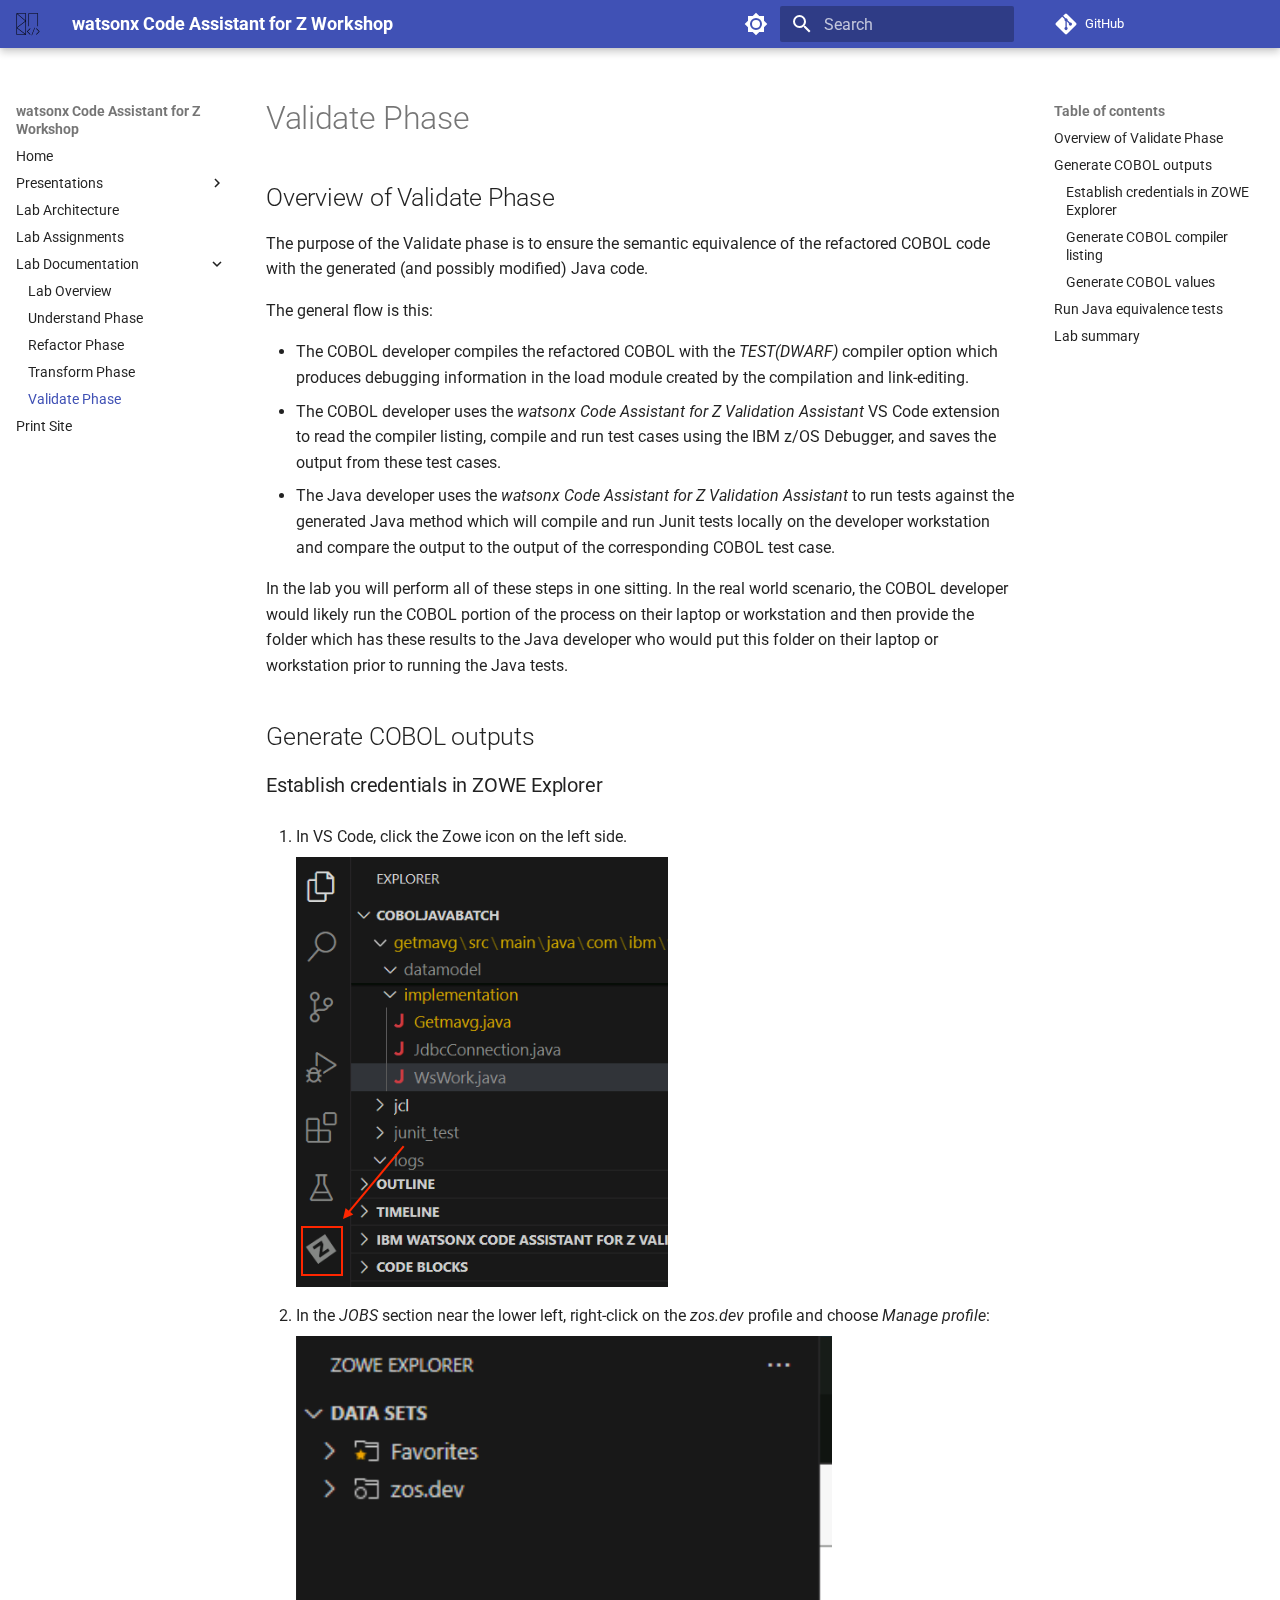
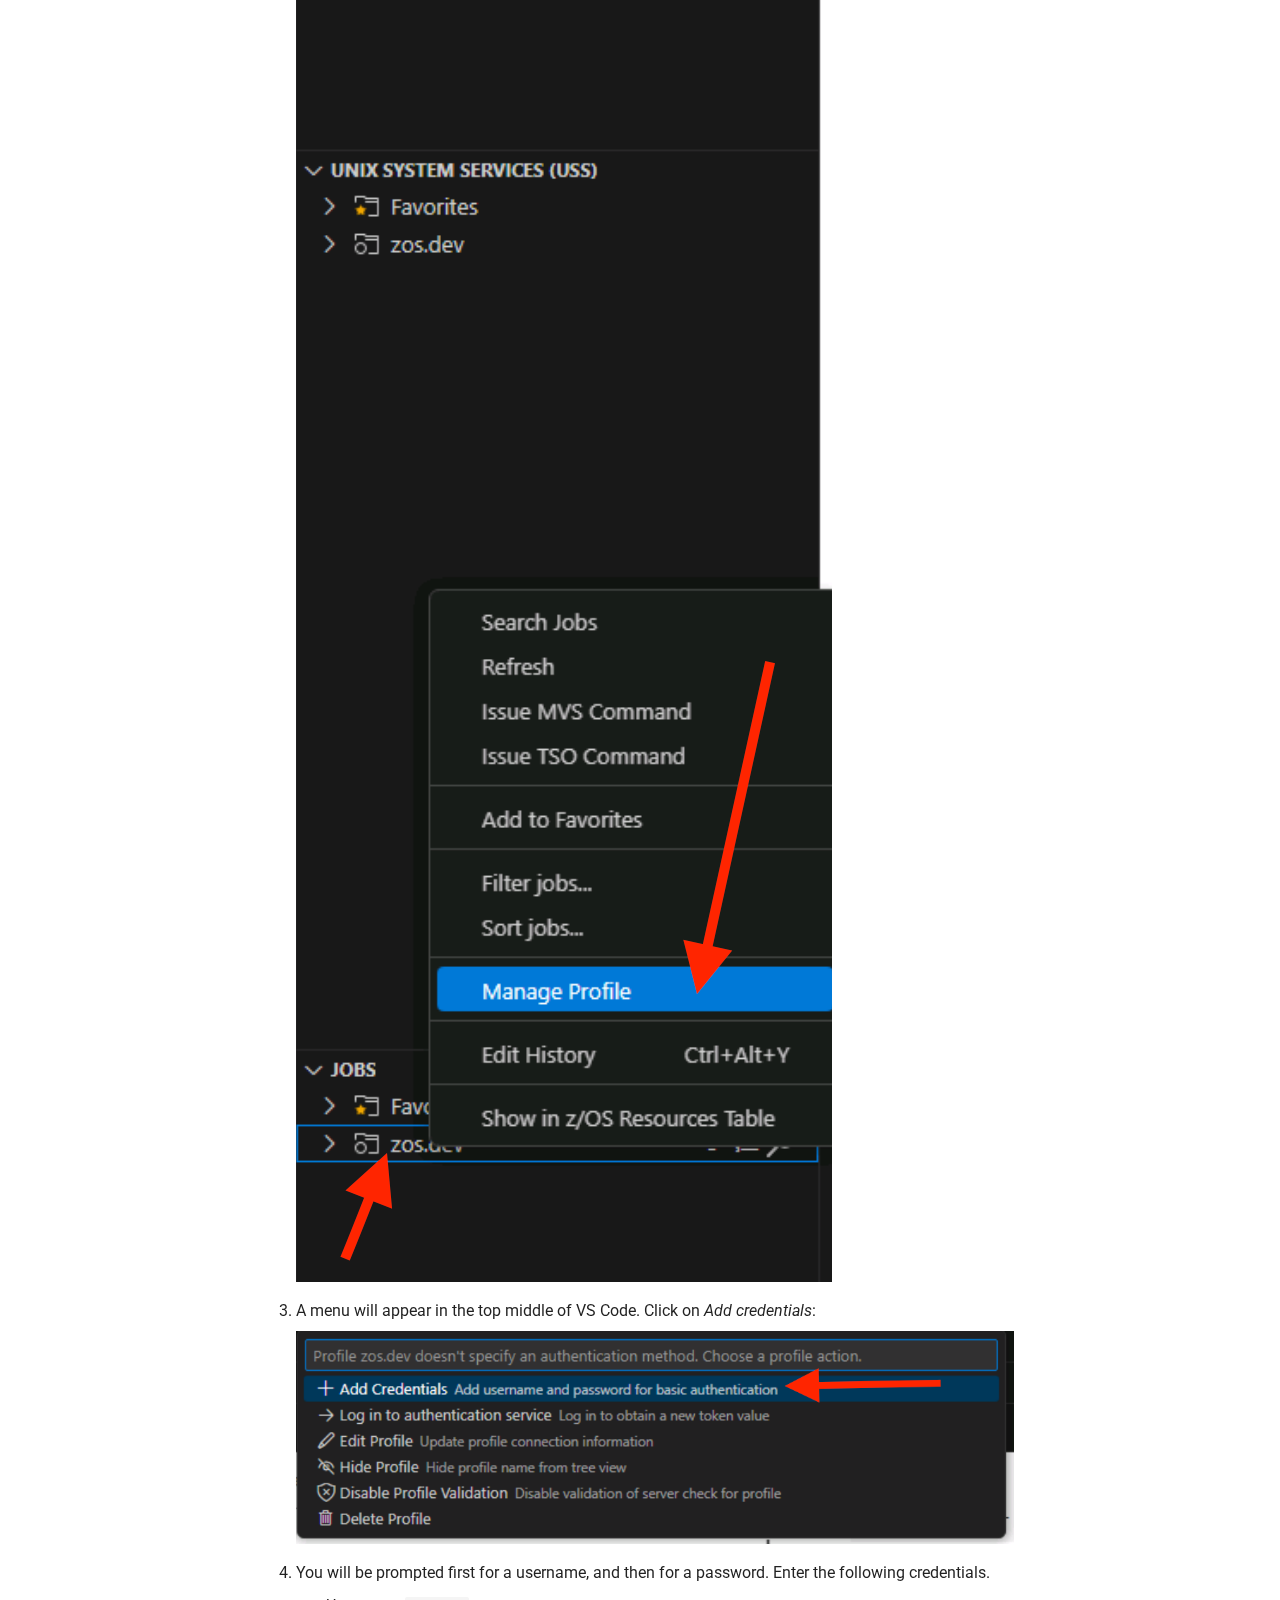
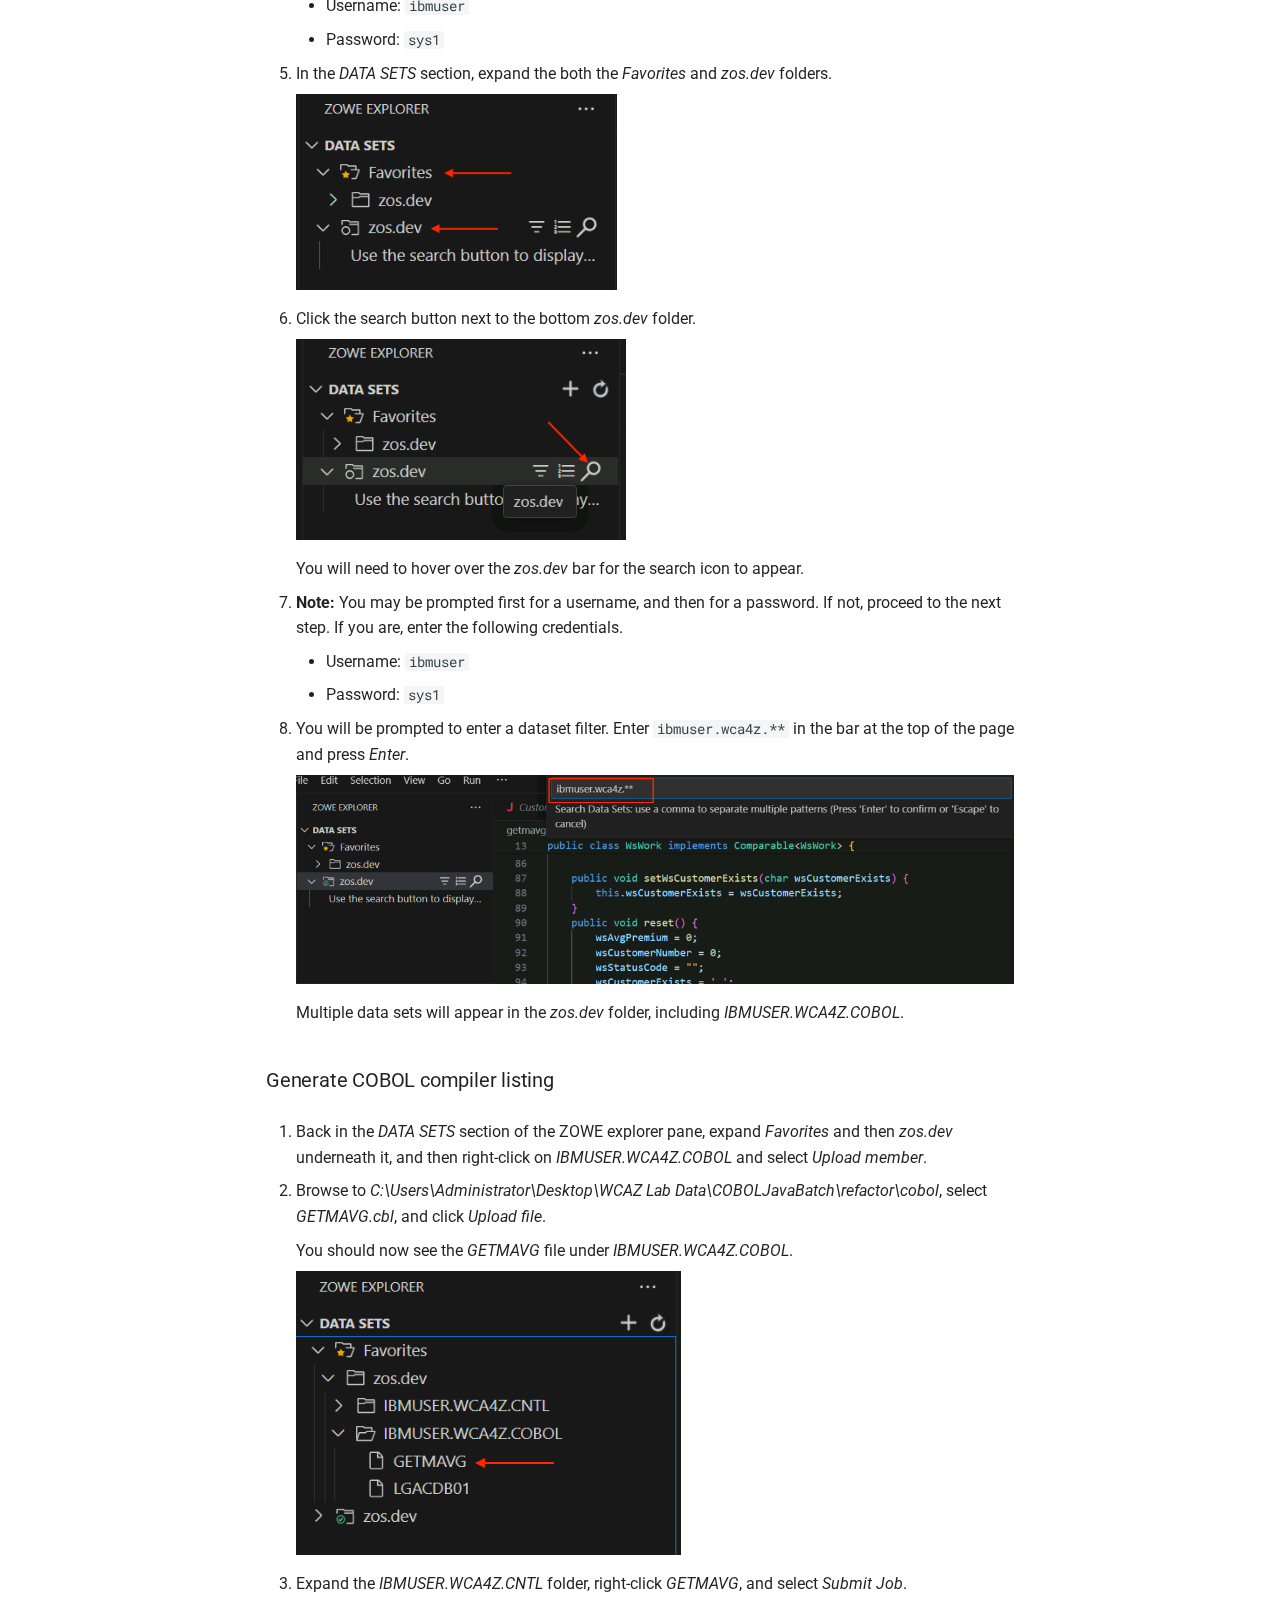
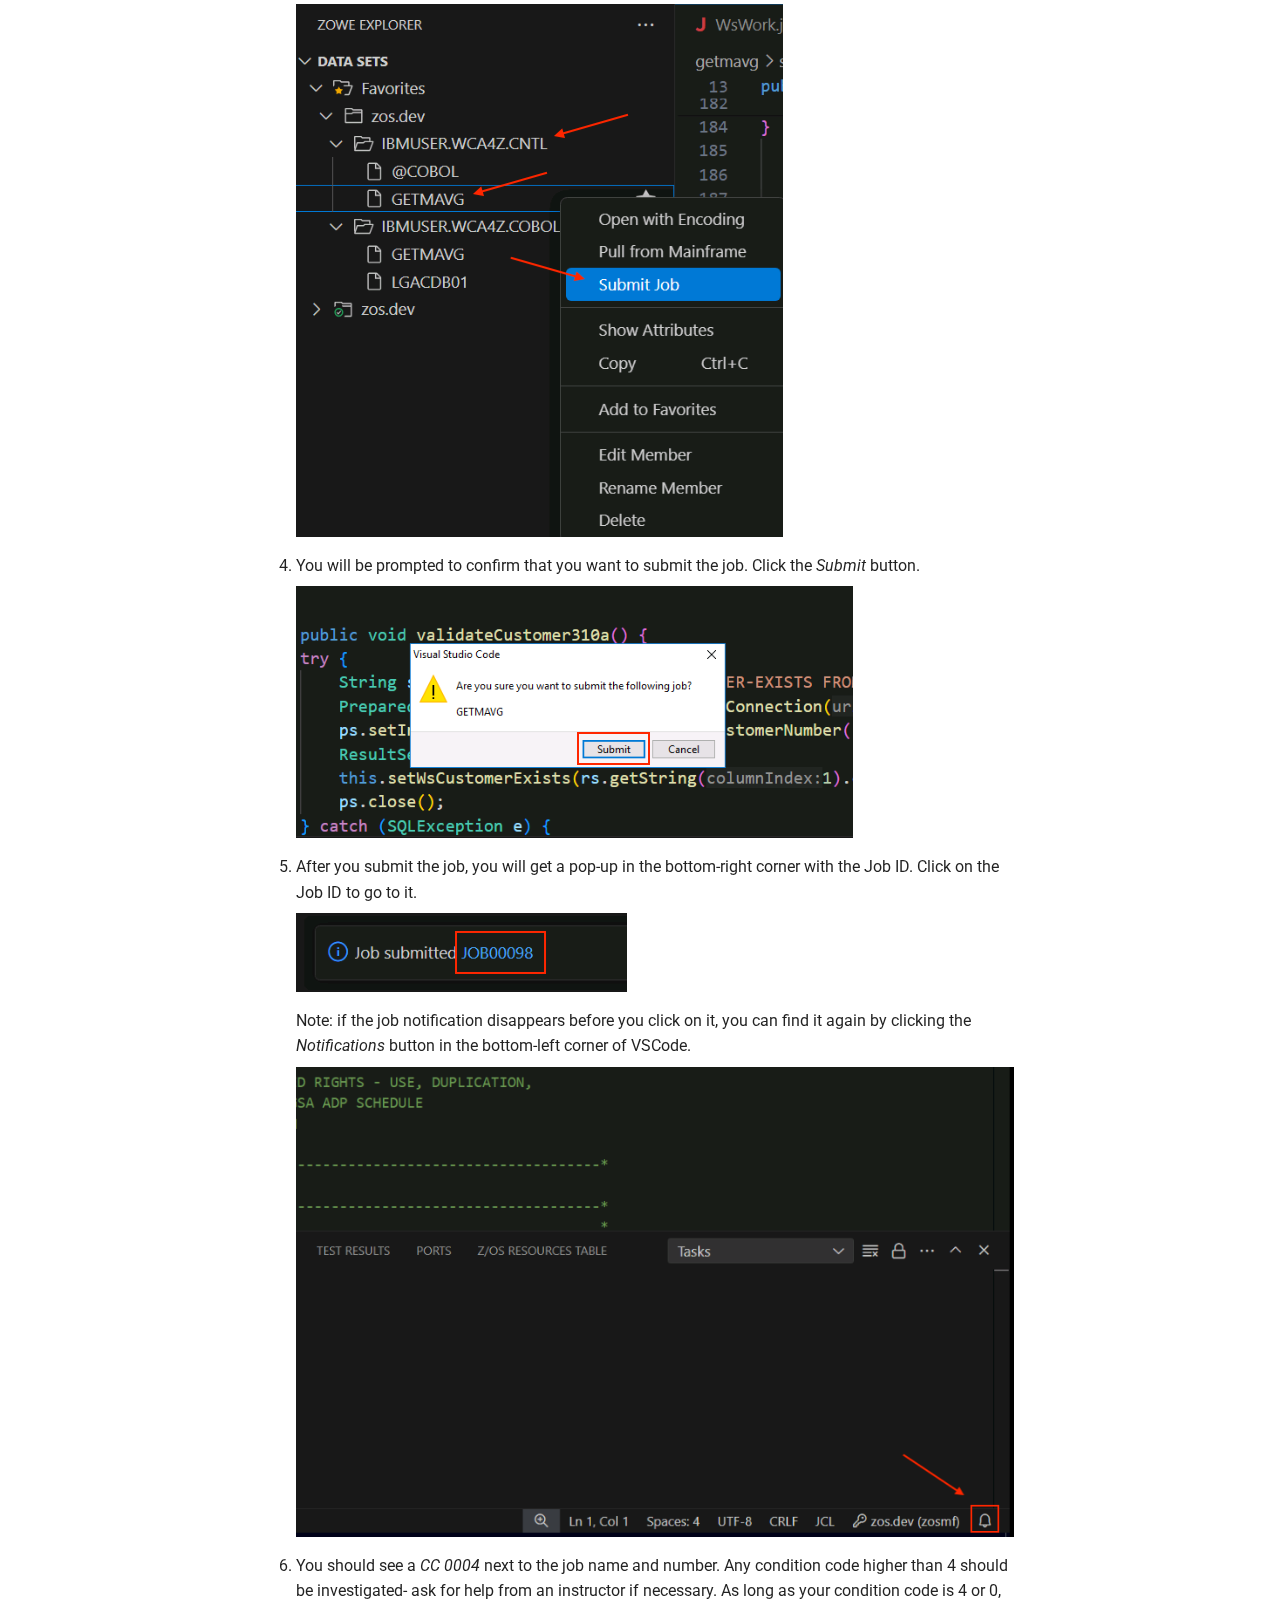
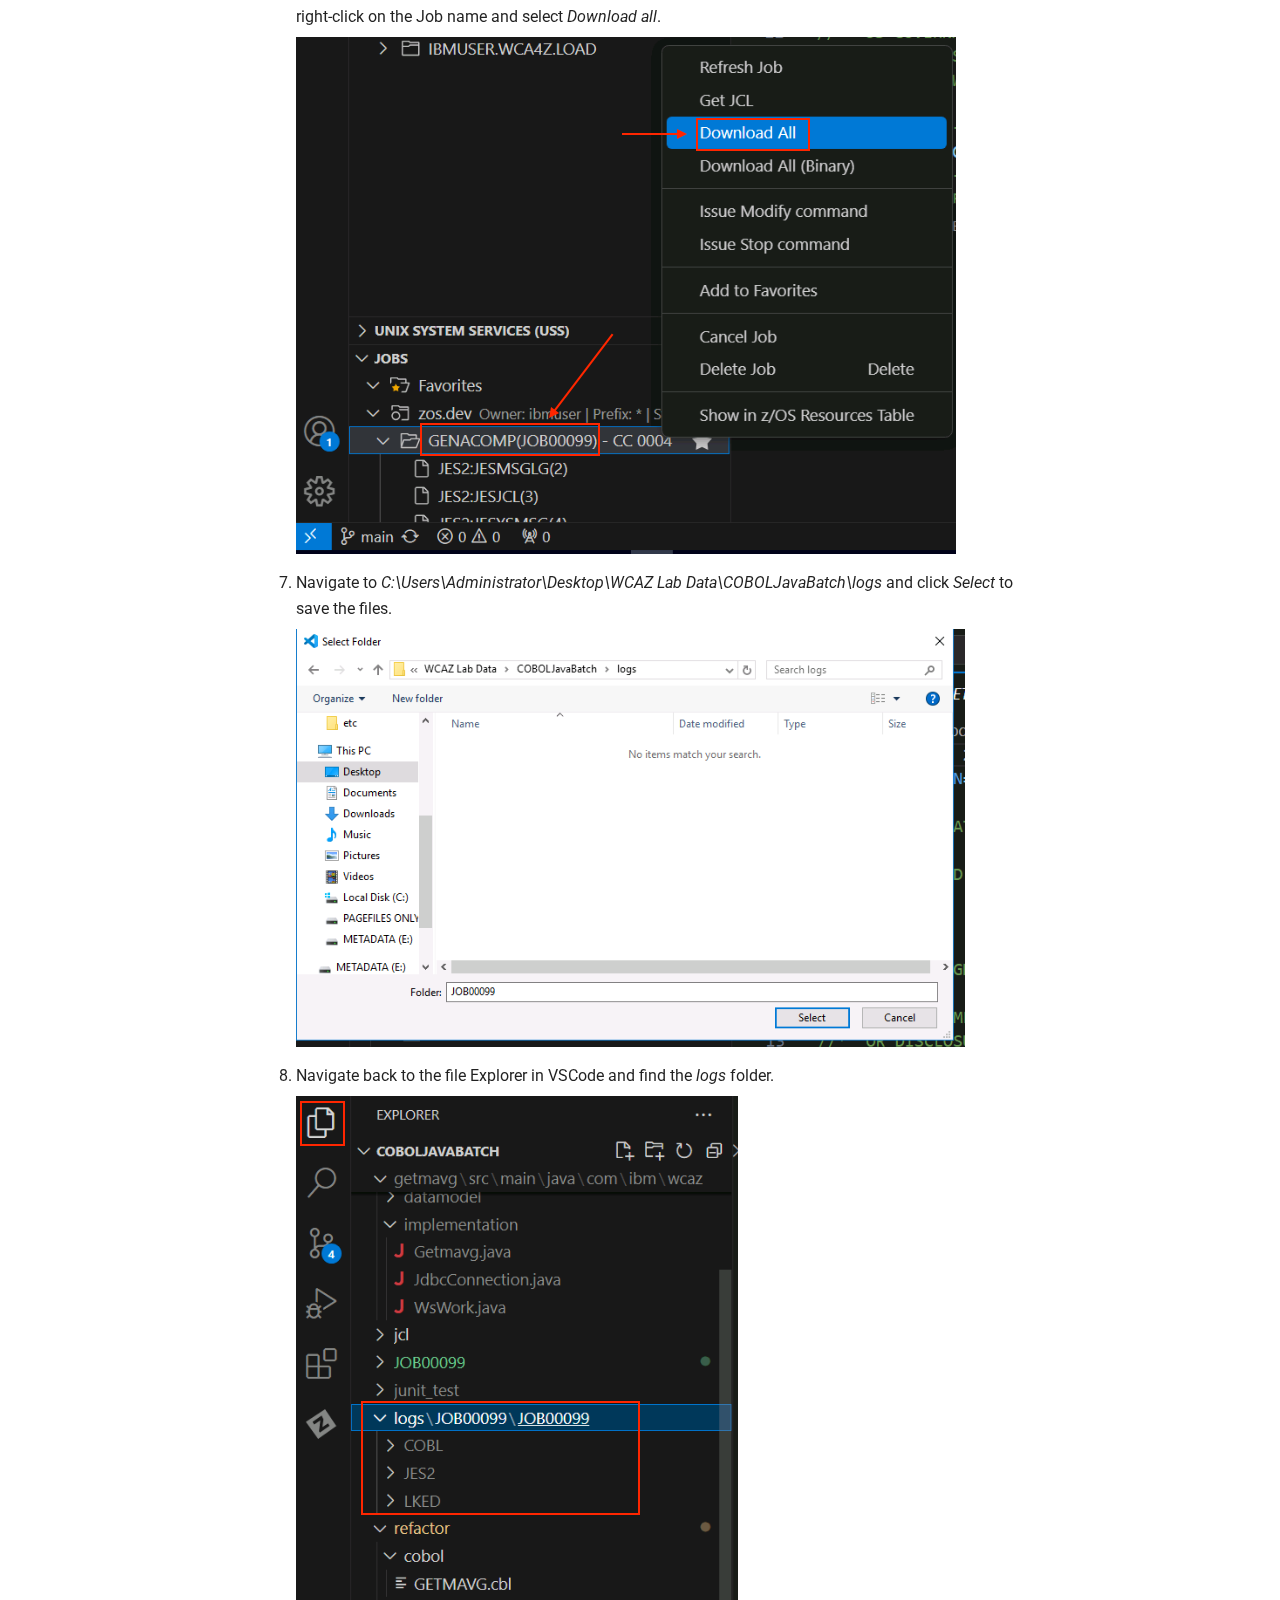
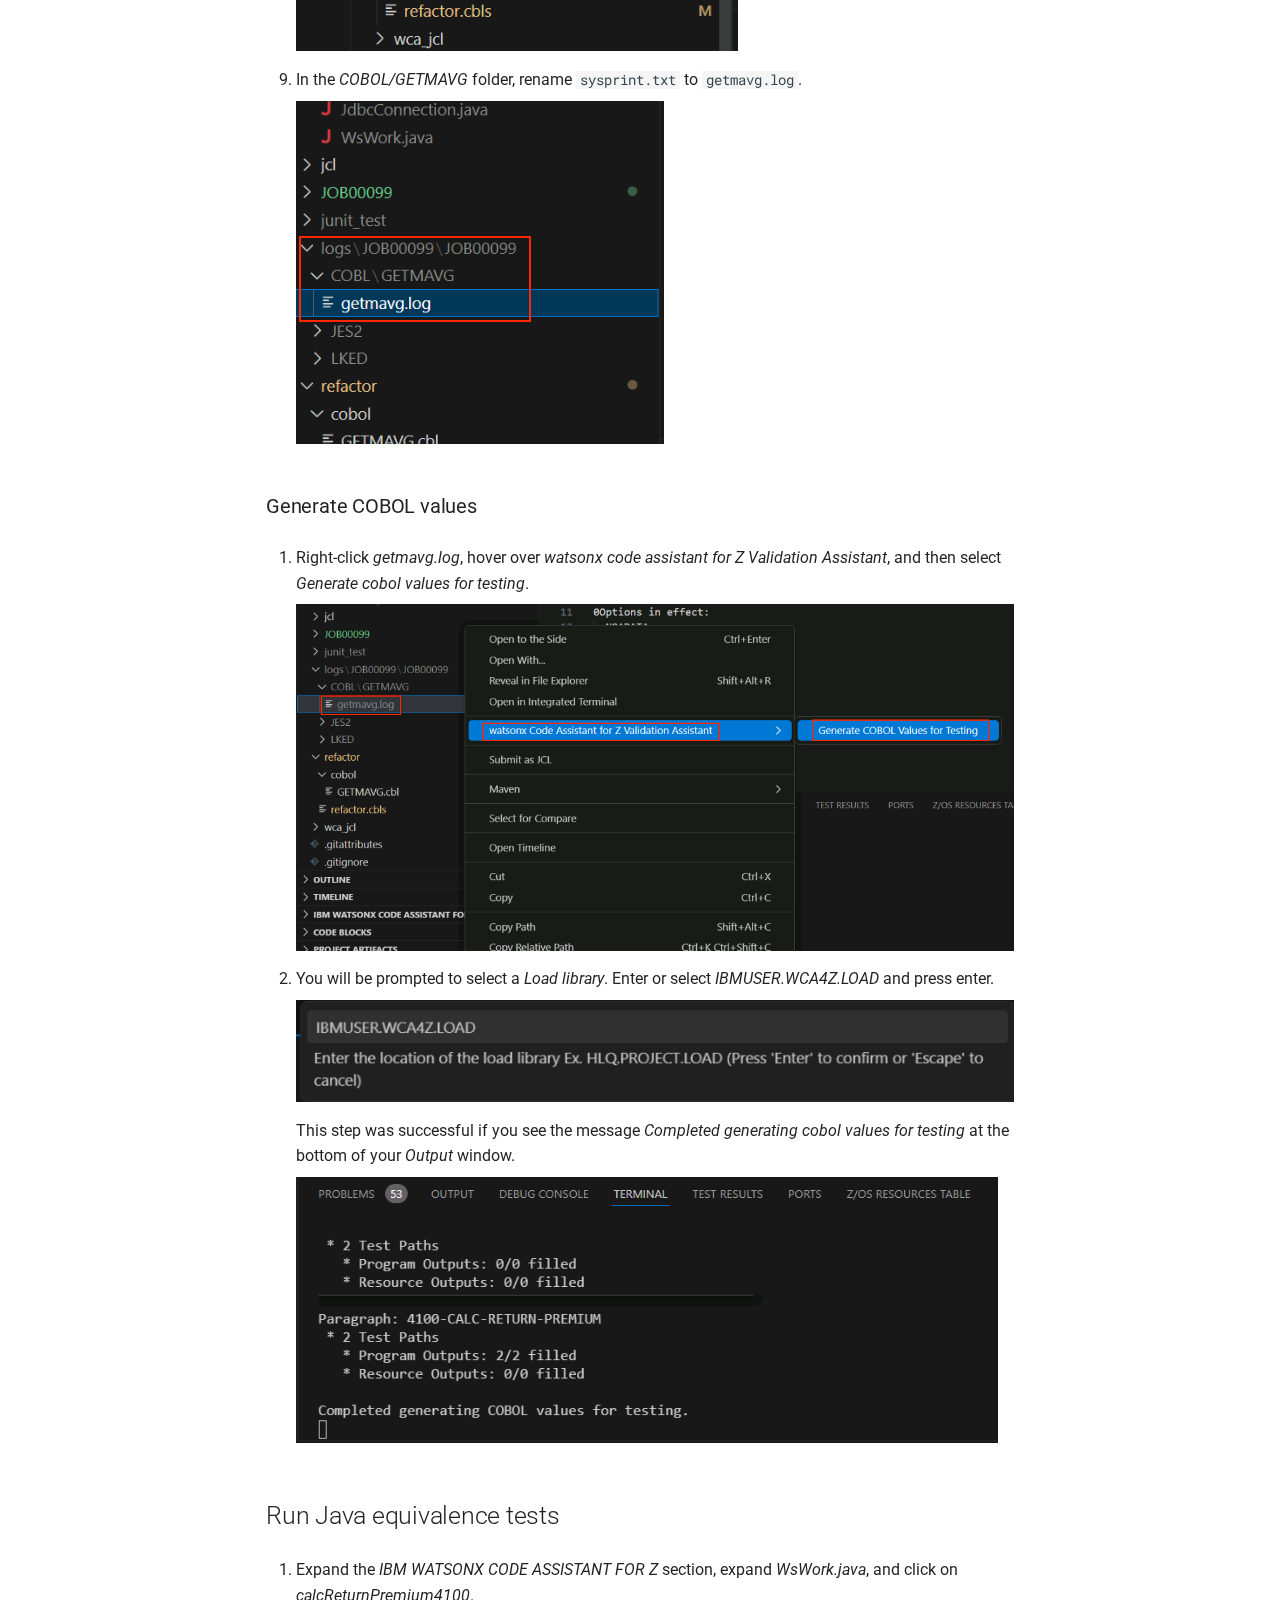
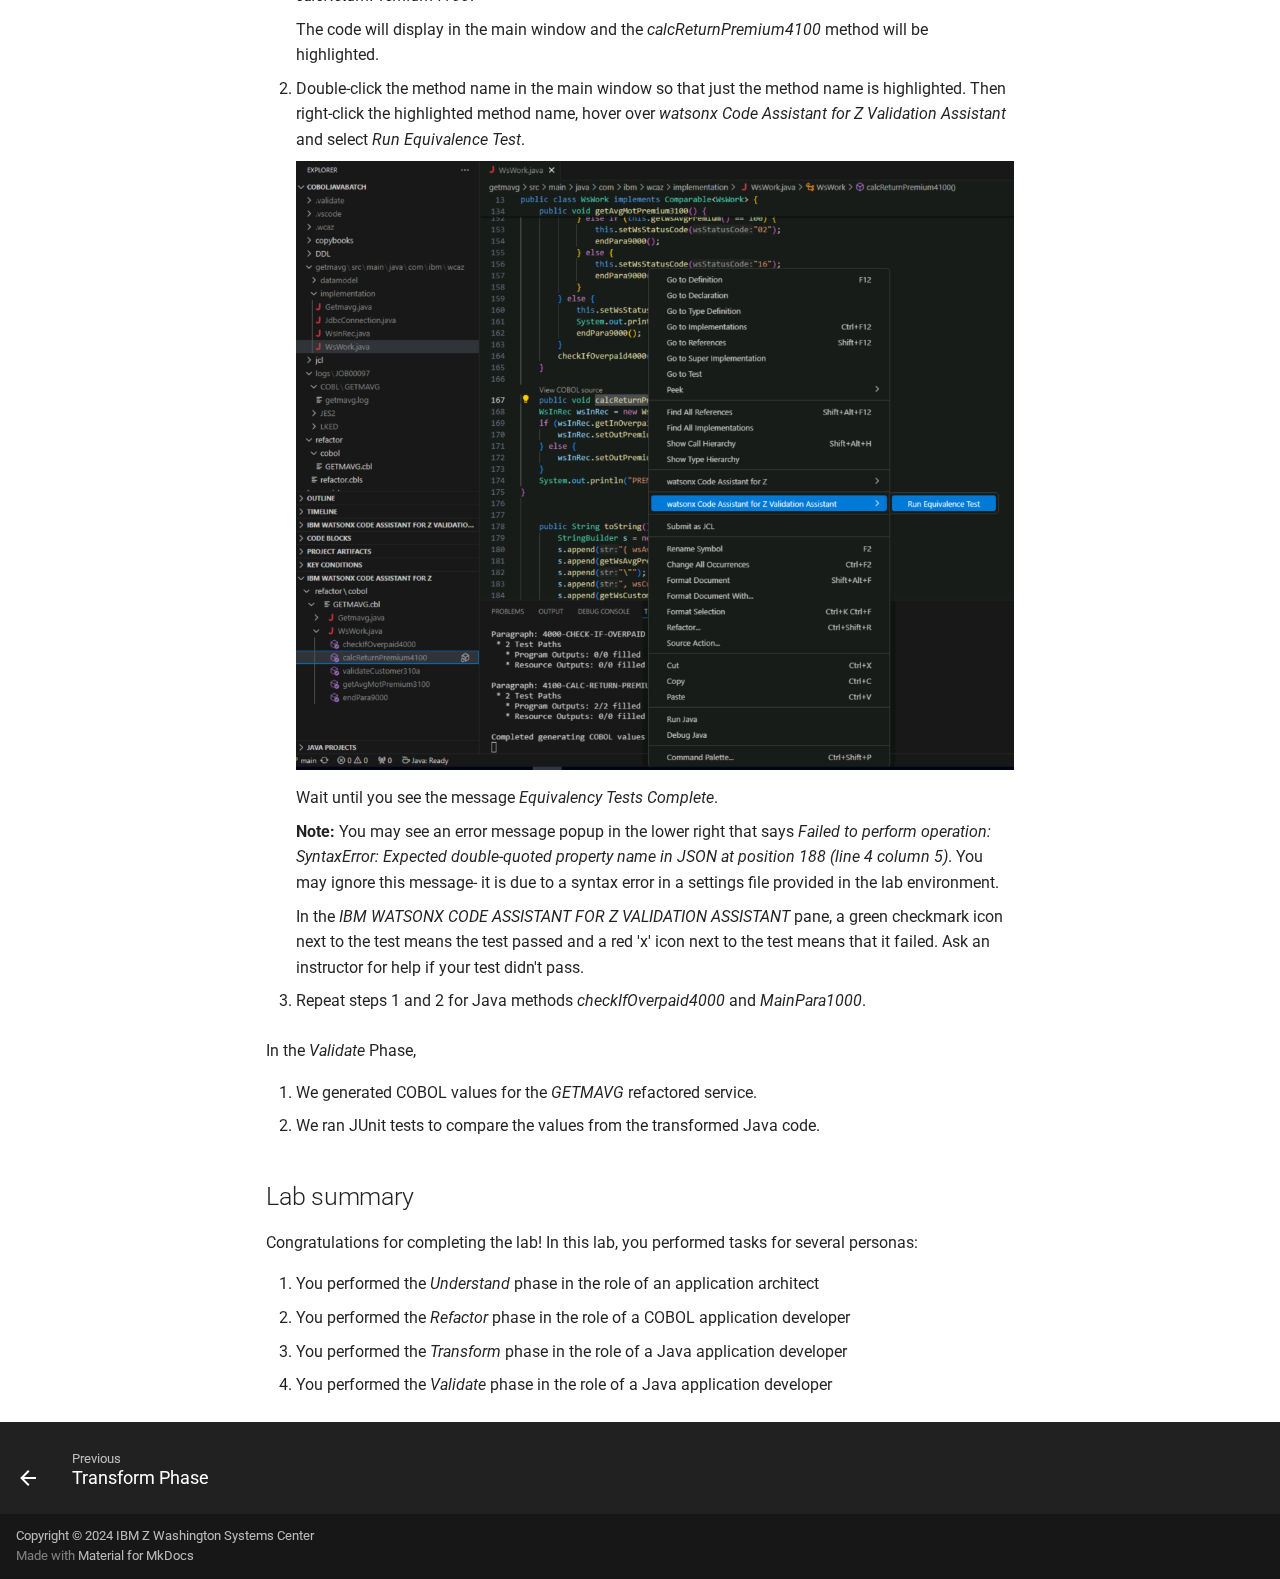
<file: labs/validate/index.html>
<!doctype html>
<html lang="en" class="no-js">
  <head>
    
      <meta charset="utf-8">
      <meta name="viewport" content="width=device-width,initial-scale=1">
      
      
      
        <link rel="canonical" href="https://mmondics.github.io/wsc-wca4z/labs/validate/">
      
      
        <link rel="prev" href="../transform/">
      
      
      
      <link rel="icon" href="../../images/wca4z-logo.svg">
      <meta name="generator" content="mkdocs-1.5.3, mkdocs-material-9.5.17">
    
    
      
        <title>Validate Phase - watsonx Code Assistant for Z Workshop</title>
      
    
    
      <link rel="stylesheet" href="../../assets/stylesheets/main.bcfcd587.min.css">
      
        
        <link rel="stylesheet" href="../../assets/stylesheets/palette.06af60db.min.css">
      
      


    
    
      
    
    
      
        
        
        <link rel="preconnect" href="https://fonts.gstatic.com" crossorigin>
        <link rel="stylesheet" href="https://fonts.googleapis.com/css?family=Roboto:300,300i,400,400i,700,700i%7CRoboto+Mono:400,400i,700,700i&display=fallback">
        <style>:root{--md-text-font:"Roboto";--md-code-font:"Roboto Mono"}</style>
      
    
    
      <link rel="stylesheet" href="../../css/print-site-enum-headings1.css">
    
      <link rel="stylesheet" href="../../css/print-site-enum-headings2.css">
    
      <link rel="stylesheet" href="../../css/print-site-enum-headings3.css">
    
      <link rel="stylesheet" href="../../css/print-site-enum-headings4.css">
    
      <link rel="stylesheet" href="../../css/print-site-enum-headings5.css">
    
      <link rel="stylesheet" href="../../css/print-site-enum-headings6.css">
    
      <link rel="stylesheet" href="../../css/print-site.css">
    
      <link rel="stylesheet" href="../../css/print-site-material.css">
    
      <link rel="stylesheet" href="../../stylesheets/extra.css">
    
    <script>__md_scope=new URL("../..",location),__md_hash=e=>[...e].reduce((e,_)=>(e<<5)-e+_.charCodeAt(0),0),__md_get=(e,_=localStorage,t=__md_scope)=>JSON.parse(_.getItem(t.pathname+"."+e)),__md_set=(e,_,t=localStorage,a=__md_scope)=>{try{t.setItem(a.pathname+"."+e,JSON.stringify(_))}catch(e){}}</script>
    
      

    
    
    
  </head>
  
  
    
    
      
    
    
    
    
    <body dir="ltr" data-md-color-scheme="default" data-md-color-primary="indigo" data-md-color-accent="indigo">
  
    
    <input class="md-toggle" data-md-toggle="drawer" type="checkbox" id="__drawer" autocomplete="off">
    <input class="md-toggle" data-md-toggle="search" type="checkbox" id="__search" autocomplete="off">
    <label class="md-overlay" for="__drawer"></label>
    <div data-md-component="skip">
      
        
        <a href="#validate-phase" class="md-skip">
          Skip to content
        </a>
      
    </div>
    <div data-md-component="announce">
      
    </div>
    
    
      

  

<header class="md-header md-header--shadow" data-md-component="header">
  <nav class="md-header__inner md-grid" aria-label="Header">
    <a href="../.." title="watsonx Code Assistant for Z Workshop" class="md-header__button md-logo" aria-label="watsonx Code Assistant for Z Workshop" data-md-component="logo">
      
  <img src="../../images/wca4z-logo.svg" alt="logo">

    </a>
    <label class="md-header__button md-icon" for="__drawer">
      
      <svg xmlns="http://www.w3.org/2000/svg" viewBox="0 0 24 24"><path d="M3 6h18v2H3V6m0 5h18v2H3v-2m0 5h18v2H3v-2Z"/></svg>
    </label>
    <div class="md-header__title" data-md-component="header-title">
      <div class="md-header__ellipsis">
        <div class="md-header__topic">
          <span class="md-ellipsis">
            watsonx Code Assistant for Z Workshop
          </span>
        </div>
        <div class="md-header__topic" data-md-component="header-topic">
          <span class="md-ellipsis">
            
              Validate Phase
            
          </span>
        </div>
      </div>
    </div>
    
      
        <form class="md-header__option" data-md-component="palette">
  
    
    
    
    <input class="md-option" data-md-color-media="" data-md-color-scheme="default" data-md-color-primary="indigo" data-md-color-accent="indigo"  aria-label="Switch to dark mode"  type="radio" name="__palette" id="__palette_0">
    
      <label class="md-header__button md-icon" title="Switch to dark mode" for="__palette_1" hidden>
        <svg xmlns="http://www.w3.org/2000/svg" viewBox="0 0 24 24"><path d="M12 8a4 4 0 0 0-4 4 4 4 0 0 0 4 4 4 4 0 0 0 4-4 4 4 0 0 0-4-4m0 10a6 6 0 0 1-6-6 6 6 0 0 1 6-6 6 6 0 0 1 6 6 6 6 0 0 1-6 6m8-9.31V4h-4.69L12 .69 8.69 4H4v4.69L.69 12 4 15.31V20h4.69L12 23.31 15.31 20H20v-4.69L23.31 12 20 8.69Z"/></svg>
      </label>
    
  
    
    
    
    <input class="md-option" data-md-color-media="" data-md-color-scheme="slate" data-md-color-primary="indigo" data-md-color-accent="indigo"  aria-label="Switch to light mode"  type="radio" name="__palette" id="__palette_1">
    
      <label class="md-header__button md-icon" title="Switch to light mode" for="__palette_2" hidden>
        <svg xmlns="http://www.w3.org/2000/svg" viewBox="0 0 24 24"><path d="M12 18c-.89 0-1.74-.2-2.5-.55C11.56 16.5 13 14.42 13 12c0-2.42-1.44-4.5-3.5-5.45C10.26 6.2 11.11 6 12 6a6 6 0 0 1 6 6 6 6 0 0 1-6 6m8-9.31V4h-4.69L12 .69 8.69 4H4v4.69L.69 12 4 15.31V20h4.69L12 23.31 15.31 20H20v-4.69L23.31 12 20 8.69Z"/></svg>
      </label>
    
  
    
    
    
    <input class="md-option" data-md-color-media="" data-md-color-scheme="default" data-md-color-primary="indigo" data-md-color-accent="indigo"  aria-hidden="true"  type="radio" name="__palette" id="__palette_2">
    
  
</form>
      
    
    
      <script>var media,input,key,value,palette=__md_get("__palette");if(palette&&palette.color){"(prefers-color-scheme)"===palette.color.media&&(media=matchMedia("(prefers-color-scheme: light)"),input=document.querySelector(media.matches?"[data-md-color-media='(prefers-color-scheme: light)']":"[data-md-color-media='(prefers-color-scheme: dark)']"),palette.color.media=input.getAttribute("data-md-color-media"),palette.color.scheme=input.getAttribute("data-md-color-scheme"),palette.color.primary=input.getAttribute("data-md-color-primary"),palette.color.accent=input.getAttribute("data-md-color-accent"));for([key,value]of Object.entries(palette.color))document.body.setAttribute("data-md-color-"+key,value)}</script>
    
    
    
      <label class="md-header__button md-icon" for="__search">
        
        <svg xmlns="http://www.w3.org/2000/svg" viewBox="0 0 24 24"><path d="M9.5 3A6.5 6.5 0 0 1 16 9.5c0 1.61-.59 3.09-1.56 4.23l.27.27h.79l5 5-1.5 1.5-5-5v-.79l-.27-.27A6.516 6.516 0 0 1 9.5 16 6.5 6.5 0 0 1 3 9.5 6.5 6.5 0 0 1 9.5 3m0 2C7 5 5 7 5 9.5S7 14 9.5 14 14 12 14 9.5 12 5 9.5 5Z"/></svg>
      </label>
      <div class="md-search" data-md-component="search" role="dialog">
  <label class="md-search__overlay" for="__search"></label>
  <div class="md-search__inner" role="search">
    <form class="md-search__form" name="search">
      <input type="text" class="md-search__input" name="query" aria-label="Search" placeholder="Search" autocapitalize="off" autocorrect="off" autocomplete="off" spellcheck="false" data-md-component="search-query" required>
      <label class="md-search__icon md-icon" for="__search">
        
        <svg xmlns="http://www.w3.org/2000/svg" viewBox="0 0 24 24"><path d="M9.5 3A6.5 6.5 0 0 1 16 9.5c0 1.61-.59 3.09-1.56 4.23l.27.27h.79l5 5-1.5 1.5-5-5v-.79l-.27-.27A6.516 6.516 0 0 1 9.5 16 6.5 6.5 0 0 1 3 9.5 6.5 6.5 0 0 1 9.5 3m0 2C7 5 5 7 5 9.5S7 14 9.5 14 14 12 14 9.5 12 5 9.5 5Z"/></svg>
        
        <svg xmlns="http://www.w3.org/2000/svg" viewBox="0 0 24 24"><path d="M20 11v2H8l5.5 5.5-1.42 1.42L4.16 12l7.92-7.92L13.5 5.5 8 11h12Z"/></svg>
      </label>
      <nav class="md-search__options" aria-label="Search">
        
        <button type="reset" class="md-search__icon md-icon" title="Clear" aria-label="Clear" tabindex="-1">
          
          <svg xmlns="http://www.w3.org/2000/svg" viewBox="0 0 24 24"><path d="M19 6.41 17.59 5 12 10.59 6.41 5 5 6.41 10.59 12 5 17.59 6.41 19 12 13.41 17.59 19 19 17.59 13.41 12 19 6.41Z"/></svg>
        </button>
      </nav>
      
        <div class="md-search__suggest" data-md-component="search-suggest"></div>
      
    </form>
    <div class="md-search__output">
      <div class="md-search__scrollwrap" data-md-scrollfix>
        <div class="md-search-result" data-md-component="search-result">
          <div class="md-search-result__meta">
            Initializing search
          </div>
          <ol class="md-search-result__list" role="presentation"></ol>
        </div>
      </div>
    </div>
  </div>
</div>
    
    
      <div class="md-header__source">
        <a href="https://github.com/mmondics/wsc-wca4z/" title="Go to repository" class="md-source" data-md-component="source">
  <div class="md-source__icon md-icon">
    
    <svg xmlns="http://www.w3.org/2000/svg" viewBox="0 0 448 512"><!--! Font Awesome Free 6.5.1 by @fontawesome - https://fontawesome.com License - https://fontawesome.com/license/free (Icons: CC BY 4.0, Fonts: SIL OFL 1.1, Code: MIT License) Copyright 2023 Fonticons, Inc.--><path d="M439.55 236.05 244 40.45a28.87 28.87 0 0 0-40.81 0l-40.66 40.63 51.52 51.52c27.06-9.14 52.68 16.77 43.39 43.68l49.66 49.66c34.23-11.8 61.18 31 35.47 56.69-26.49 26.49-70.21-2.87-56-37.34L240.22 199v121.85c25.3 12.54 22.26 41.85 9.08 55a34.34 34.34 0 0 1-48.55 0c-17.57-17.6-11.07-46.91 11.25-56v-123c-20.8-8.51-24.6-30.74-18.64-45L142.57 101 8.45 235.14a28.86 28.86 0 0 0 0 40.81l195.61 195.6a28.86 28.86 0 0 0 40.8 0l194.69-194.69a28.86 28.86 0 0 0 0-40.81z"/></svg>
  </div>
  <div class="md-source__repository">
    GitHub
  </div>
</a>
      </div>
    
  </nav>
  
</header>
    
    <div class="md-container" data-md-component="container">
      
      
        
          
        
      
      <main class="md-main" data-md-component="main">
        <div class="md-main__inner md-grid">
          
            
              
              <div class="md-sidebar md-sidebar--primary" data-md-component="sidebar" data-md-type="navigation" >
                <div class="md-sidebar__scrollwrap">
                  <div class="md-sidebar__inner">
                    



<nav class="md-nav md-nav--primary" aria-label="Navigation" data-md-level="0">
  <label class="md-nav__title" for="__drawer">
    <a href="../.." title="watsonx Code Assistant for Z Workshop" class="md-nav__button md-logo" aria-label="watsonx Code Assistant for Z Workshop" data-md-component="logo">
      
  <img src="../../images/wca4z-logo.svg" alt="logo">

    </a>
    watsonx Code Assistant for Z Workshop
  </label>
  
    <div class="md-nav__source">
      <a href="https://github.com/mmondics/wsc-wca4z/" title="Go to repository" class="md-source" data-md-component="source">
  <div class="md-source__icon md-icon">
    
    <svg xmlns="http://www.w3.org/2000/svg" viewBox="0 0 448 512"><!--! Font Awesome Free 6.5.1 by @fontawesome - https://fontawesome.com License - https://fontawesome.com/license/free (Icons: CC BY 4.0, Fonts: SIL OFL 1.1, Code: MIT License) Copyright 2023 Fonticons, Inc.--><path d="M439.55 236.05 244 40.45a28.87 28.87 0 0 0-40.81 0l-40.66 40.63 51.52 51.52c27.06-9.14 52.68 16.77 43.39 43.68l49.66 49.66c34.23-11.8 61.18 31 35.47 56.69-26.49 26.49-70.21-2.87-56-37.34L240.22 199v121.85c25.3 12.54 22.26 41.85 9.08 55a34.34 34.34 0 0 1-48.55 0c-17.57-17.6-11.07-46.91 11.25-56v-123c-20.8-8.51-24.6-30.74-18.64-45L142.57 101 8.45 235.14a28.86 28.86 0 0 0 0 40.81l195.61 195.6a28.86 28.86 0 0 0 40.8 0l194.69-194.69a28.86 28.86 0 0 0 0-40.81z"/></svg>
  </div>
  <div class="md-source__repository">
    GitHub
  </div>
</a>
    </div>
  
  <ul class="md-nav__list" data-md-scrollfix>
    
      
      
  
  
  
  
    <li class="md-nav__item">
      <a href="../.." class="md-nav__link">
        
  
  <span class="md-ellipsis">
    Home
  </span>
  

      </a>
    </li>
  

    
      
      
  
  
  
  
    
    
    
    
    <li class="md-nav__item md-nav__item--nested">
      
        
        
        <input class="md-nav__toggle md-toggle " type="checkbox" id="__nav_2" >
        
          
          <label class="md-nav__link" for="__nav_2" id="__nav_2_label" tabindex="0">
            
  
  <span class="md-ellipsis">
    Presentations
  </span>
  

            <span class="md-nav__icon md-icon"></span>
          </label>
        
        <nav class="md-nav" data-md-level="1" aria-labelledby="__nav_2_label" aria-expanded="false">
          <label class="md-nav__title" for="__nav_2">
            <span class="md-nav__icon md-icon"></span>
            Presentations
          </label>
          <ul class="md-nav__list" data-md-scrollfix>
            
              
                
  
  
  
  
    <li class="md-nav__item">
      <a href="../../presentations/watsonx%20Code%20Assistant%20for%20Z%20Overview%20-%20WSC%20Workshop%20July%209%202024.pdf" class="md-nav__link">
        
  
  <span class="md-ellipsis">
    Presentation
  </span>
  

      </a>
    </li>
  

              
            
          </ul>
        </nav>
      
    </li>
  

    
      
      
  
  
  
  
    <li class="md-nav__item">
      <a href="../../workshop-architecture/" class="md-nav__link">
        
  
  <span class="md-ellipsis">
    Lab Architecture
  </span>
  

      </a>
    </li>
  

    
      
      
  
  
  
  
    <li class="md-nav__item">
      <a href="../../lab-assignments/" class="md-nav__link">
        
  
  <span class="md-ellipsis">
    Lab Assignments
  </span>
  

      </a>
    </li>
  

    
      
      
  
  
    
  
  
  
    
    
    
    
    <li class="md-nav__item md-nav__item--active md-nav__item--nested">
      
        
        
        <input class="md-nav__toggle md-toggle " type="checkbox" id="__nav_5" checked>
        
          
          <label class="md-nav__link" for="__nav_5" id="__nav_5_label" tabindex="0">
            
  
  <span class="md-ellipsis">
    Lab Documentation
  </span>
  

            <span class="md-nav__icon md-icon"></span>
          </label>
        
        <nav class="md-nav" data-md-level="1" aria-labelledby="__nav_5_label" aria-expanded="true">
          <label class="md-nav__title" for="__nav_5">
            <span class="md-nav__icon md-icon"></span>
            Lab Documentation
          </label>
          <ul class="md-nav__list" data-md-scrollfix>
            
              
                
  
  
  
  
    <li class="md-nav__item">
      <a href="../overview/" class="md-nav__link">
        
  
  <span class="md-ellipsis">
    Lab Overview
  </span>
  

      </a>
    </li>
  

              
            
              
                
  
  
  
  
    <li class="md-nav__item">
      <a href="../understand/" class="md-nav__link">
        
  
  <span class="md-ellipsis">
    Understand Phase
  </span>
  

      </a>
    </li>
  

              
            
              
                
  
  
  
  
    <li class="md-nav__item">
      <a href="../refactor/" class="md-nav__link">
        
  
  <span class="md-ellipsis">
    Refactor Phase
  </span>
  

      </a>
    </li>
  

              
            
              
                
  
  
  
  
    <li class="md-nav__item">
      <a href="../transform/" class="md-nav__link">
        
  
  <span class="md-ellipsis">
    Transform Phase
  </span>
  

      </a>
    </li>
  

              
            
              
                
  
  
    
  
  
  
    <li class="md-nav__item md-nav__item--active">
      
      <input class="md-nav__toggle md-toggle" type="checkbox" id="__toc">
      
      
        
      
      
        <label class="md-nav__link md-nav__link--active" for="__toc">
          
  
  <span class="md-ellipsis">
    Validate Phase
  </span>
  

          <span class="md-nav__icon md-icon"></span>
        </label>
      
      <a href="./" class="md-nav__link md-nav__link--active">
        
  
  <span class="md-ellipsis">
    Validate Phase
  </span>
  

      </a>
      
        

<nav class="md-nav md-nav--secondary" aria-label="Table of contents">
  
  
  
    
  
  
    <label class="md-nav__title" for="__toc">
      <span class="md-nav__icon md-icon"></span>
      Table of contents
    </label>
    <ul class="md-nav__list" data-md-component="toc" data-md-scrollfix>
      
        <li class="md-nav__item">
  <a href="#overview-of-validate-phase" class="md-nav__link">
    <span class="md-ellipsis">
      Overview of Validate Phase
    </span>
  </a>
  
</li>
      
        <li class="md-nav__item">
  <a href="#generate-cobol-outputs" class="md-nav__link">
    <span class="md-ellipsis">
      Generate COBOL outputs
    </span>
  </a>
  
    <nav class="md-nav" aria-label="Generate COBOL outputs">
      <ul class="md-nav__list">
        
          <li class="md-nav__item">
  <a href="#establish-credentials-in-zowe-explorer" class="md-nav__link">
    <span class="md-ellipsis">
      Establish credentials in ZOWE Explorer
    </span>
  </a>
  
</li>
        
          <li class="md-nav__item">
  <a href="#generate-cobol-compiler-listing" class="md-nav__link">
    <span class="md-ellipsis">
      Generate COBOL compiler listing
    </span>
  </a>
  
</li>
        
          <li class="md-nav__item">
  <a href="#generate-cobol-values" class="md-nav__link">
    <span class="md-ellipsis">
      Generate COBOL values
    </span>
  </a>
  
</li>
        
      </ul>
    </nav>
  
</li>
      
        <li class="md-nav__item">
  <a href="#run-java-equivalence-tests" class="md-nav__link">
    <span class="md-ellipsis">
      Run Java equivalence tests
    </span>
  </a>
  
</li>
      
        <li class="md-nav__item">
  <a href="#lab-summary" class="md-nav__link">
    <span class="md-ellipsis">
      Lab summary
    </span>
  </a>
  
</li>
      
    </ul>
  
</nav>
      
    </li>
  

              
            
          </ul>
        </nav>
      
    </li>
  

    
      
      
  
  
  
  
    <li class="md-nav__item">
      <a href="../../print_page/" class="md-nav__link">
        
  
  <span class="md-ellipsis">
    Print Site
  </span>
  

      </a>
    </li>
  

    
  </ul>
</nav>
                  </div>
                </div>
              </div>
            
            
              
              <div class="md-sidebar md-sidebar--secondary" data-md-component="sidebar" data-md-type="toc" >
                <div class="md-sidebar__scrollwrap">
                  <div class="md-sidebar__inner">
                    

<nav class="md-nav md-nav--secondary" aria-label="Table of contents">
  
  
  
    
  
  
    <label class="md-nav__title" for="__toc">
      <span class="md-nav__icon md-icon"></span>
      Table of contents
    </label>
    <ul class="md-nav__list" data-md-component="toc" data-md-scrollfix>
      
        <li class="md-nav__item">
  <a href="#overview-of-validate-phase" class="md-nav__link">
    <span class="md-ellipsis">
      Overview of Validate Phase
    </span>
  </a>
  
</li>
      
        <li class="md-nav__item">
  <a href="#generate-cobol-outputs" class="md-nav__link">
    <span class="md-ellipsis">
      Generate COBOL outputs
    </span>
  </a>
  
    <nav class="md-nav" aria-label="Generate COBOL outputs">
      <ul class="md-nav__list">
        
          <li class="md-nav__item">
  <a href="#establish-credentials-in-zowe-explorer" class="md-nav__link">
    <span class="md-ellipsis">
      Establish credentials in ZOWE Explorer
    </span>
  </a>
  
</li>
        
          <li class="md-nav__item">
  <a href="#generate-cobol-compiler-listing" class="md-nav__link">
    <span class="md-ellipsis">
      Generate COBOL compiler listing
    </span>
  </a>
  
</li>
        
          <li class="md-nav__item">
  <a href="#generate-cobol-values" class="md-nav__link">
    <span class="md-ellipsis">
      Generate COBOL values
    </span>
  </a>
  
</li>
        
      </ul>
    </nav>
  
</li>
      
        <li class="md-nav__item">
  <a href="#run-java-equivalence-tests" class="md-nav__link">
    <span class="md-ellipsis">
      Run Java equivalence tests
    </span>
  </a>
  
</li>
      
        <li class="md-nav__item">
  <a href="#lab-summary" class="md-nav__link">
    <span class="md-ellipsis">
      Lab summary
    </span>
  </a>
  
</li>
      
    </ul>
  
</nav>
                  </div>
                </div>
              </div>
            
          
          
            <div class="md-content" data-md-component="content">
              <article class="md-content__inner md-typeset">
                
                  

  
  


<h1 id="validate-phase">Validate Phase<a class="headerlink" href="#validate-phase" title="Permanent link">&para;</a></h1>
<h2 id="overview-of-validate-phase">Overview of Validate Phase<a class="headerlink" href="#overview-of-validate-phase" title="Permanent link">&para;</a></h2>
<p>The purpose of the Validate phase is to ensure the semantic equivalence of the refactored COBOL code with the generated (and possibly modified) Java code.</p>
<p>The general flow is this:</p>
<ul>
<li>The COBOL developer compiles the refactored COBOL with the <em>TEST(DWARF)</em> compiler option which produces debugging information in the load module created by the compilation and link-editing.  </li>
<li>The COBOL developer uses the <em>watsonx Code Assistant for Z Validation Assistant</em> VS Code extension to read the compiler listing, compile and run test cases using the IBM z/OS Debugger, and saves the output from these test cases.</li>
<li>The Java developer uses the <em>watsonx Code Assistant for Z Validation Assistant</em> to run tests against the generated Java method which will compile and run Junit tests locally on the developer workstation and compare the output to the output of the corresponding COBOL test case.</li>
</ul>
<p>In the lab you will perform all of these steps in one sitting.  In the real world scenario, the COBOL developer would likely run the COBOL portion of the process on their laptop or workstation and then provide the folder which has these results to the Java developer who would put this folder on their laptop or workstation prior to running the Java tests.</p>
<h2 id="generate-cobol-outputs">Generate COBOL outputs<a class="headerlink" href="#generate-cobol-outputs" title="Permanent link">&para;</a></h2>
<h3 id="establish-credentials-in-zowe-explorer">Establish credentials in ZOWE Explorer<a class="headerlink" href="#establish-credentials-in-zowe-explorer" title="Permanent link">&para;</a></h3>
<ol>
<li>
<p>In VS Code, click the Zowe icon on the left side.</p>
<p><img alt="vscode-zowe" src="../../images/vscode-zowe.png" /></p>
</li>
<li>
<p>In the <em>JOBS</em> section near the lower left, right-click on the <em>zos.dev</em> profile and choose <em>Manage profile</em>:</p>
<p><img alt="vscode-zowe" src="../../images/vscode-jobs-profile.png" /></p>
</li>
<li>
<p>A menu will appear in the top middle of VS Code.  Click on <em>Add credentials</em>:</p>
<p><img alt="vscode-zowe" src="../../images/vscode-jobs-add-creds.png" /></p>
</li>
<li>
<p>You will be prompted first for a username, and then for a password. Enter the following credentials.</p>
<ul>
<li>Username: <code>ibmuser</code></li>
<li>Password: <code>sys1</code></li>
</ul>
</li>
<li>
<p>In the <em>DATA SETS</em> section, expand the both the <em>Favorites</em> and <em>zos.dev</em> folders.</p>
<p><img alt="vscode-zosdev" src="../../images/vscode-zosdev.png" /></p>
</li>
<li>
<p>Click the search button next to the bottom <em>zos.dev</em> folder.</p>
<p><img alt="vscode-zosdev" src="../../images/vscode-zosdev-search.png" /></p>
<p>You will need to hover over the <em>zos.dev</em> bar for the search icon to appear.</p>
</li>
<li>
<p><strong>Note:</strong> You may be prompted first for a username, and then for a password. If not, proceed to the next step.  If you are, enter the following credentials.</p>
<ul>
<li>Username: <code>ibmuser</code></li>
<li>Password: <code>sys1</code></li>
</ul>
</li>
<li>
<p>You will be prompted to enter a dataset filter. Enter <code>ibmuser.wca4z.**</code> in the bar at the top of the page and press <em>Enter</em>.</p>
<p><img alt="vscode-zosdev" src="../../images/vscode-zosdev-filter.png" /></p>
<p>Multiple data sets will appear in the <em>zos.dev</em> folder, including <em>IBMUSER.WCA4Z.COBOL</em>.</p>
</li>
</ol>
<h3 id="generate-cobol-compiler-listing">Generate COBOL compiler listing<a class="headerlink" href="#generate-cobol-compiler-listing" title="Permanent link">&para;</a></h3>
<ol>
<li>
<p>Back in the <em>DATA SETS</em> section of the ZOWE explorer pane, expand <em>Favorites</em> and then <em>zos.dev</em> underneath it, and then right-click on <em>IBMUSER.WCA4Z.COBOL</em> and select <em>Upload member</em>.</p>
</li>
<li>
<p>Browse to <em>C:\Users\Administrator\Desktop\WCAZ Lab Data\COBOLJavaBatch\refactor\cobol</em>, select <em>GETMAVG.cbl</em>, and click <em>Upload file</em>.</p>
<p>You should now see the <em>GETMAVG</em> file under <em>IBMUSER.WCA4Z.COBOL</em>.</p>
<p><img alt="vscode-zosdev-getmavg" src="../../images/vscode-zosdev-getmavg.png" /></p>
</li>
<li>
<p>Expand the <em>IBMUSER.WCA4Z.CNTL</em> folder, right-click <em>GETMAVG</em>, and select <em>Submit Job</em>.</p>
<p><img alt="vscode-zosdev-getmavg-job" src="../../images/vscode-zosdev-getmavg-job.png" /></p>
</li>
<li>
<p>You will be prompted to confirm that you want to submit the job. Click the <em>Submit</em> button.</p>
<p><img alt="vscode-zosdev-getmavg-job-2" src="../../images/vscode-zosdev-getmavg-job-2.png" /></p>
</li>
<li>
<p>After you submit the job, you will get a pop-up in the bottom-right corner with the Job ID. Click on the Job ID to go to it.</p>
<p><img alt="vscode-zosdev-getmavg-job-3" src="../../images/vscode-zosdev-getmavg-job-3.png" /></p>
<p>Note: if the job notification disappears before you click on it, you can find it again by clicking the <em>Notifications</em> button in the bottom-left corner of VSCode.</p>
<p><img alt="vscode-notifications" src="../../images/vscode-notifications.png" /></p>
</li>
<li>
<p>You should see a <em>CC 0004</em> next to the job name and number.  Any condition code higher than 4 should be investigated- ask for help from an instructor if necessary.  As long as your condition code is 4 or 0, right-click on the Job name and select <em>Download all</em>. </p>
<p><img alt="vscode-zosdev-download-all" src="../../images/vscode-zosdev-download-all.png" /></p>
</li>
<li>
<p>Navigate to <em>C:\Users\Administrator\Desktop\WCAZ Lab Data\COBOLJavaBatch\logs</em> and click <em>Select</em> to save the files.</p>
<p><img alt="vscode-zosdev-download-all-2" src="../../images/vscode-zosdev-download-all-2.png" /></p>
</li>
<li>
<p>Navigate back to the file Explorer in VSCode and find the <em>logs</em> folder.</p>
<p><img alt="vscode-zosdev-logs" src="../../images/vscode-zosdev-logs.png" /></p>
</li>
<li>
<p>In the <em>COBOL/GETMAVG</em> folder, rename <code>sysprint.txt</code> to <code>getmavg.log</code>.</p>
<p><img alt="vscode-getmavg-log" src="../../images/vscode-getmavg-log.png" /></p>
</li>
</ol>
<h3 id="generate-cobol-values">Generate COBOL values<a class="headerlink" href="#generate-cobol-values" title="Permanent link">&para;</a></h3>
<ol>
<li>
<p>Right-click <em>getmavg.log</em>, hover over <em>watsonx code assistant for Z Validation Assistant</em>, and then select <em>Generate cobol values for testing</em>.</p>
<p><img alt="vscode-cobol-values" src="../../images/vscode-cobol-values.png" /></p>
</li>
<li>
<p>You will be prompted to select a <em>Load library</em>. Enter or select <em>IBMUSER.WCA4Z.LOAD</em> and press enter. </p>
<p><img alt="vscode-load" src="../../images/vscode-load.png" /></p>
<p>This step was successful if you see the message <em>Completed generating cobol values for testing</em> at the bottom of your <em>Output</em> window.</p>
<p><img alt="vscode-cobol-values-2" src="../../images/vscode-cobol-values-2.png" /></p>
</li>
</ol>
<h2 id="run-java-equivalence-tests">Run Java equivalence tests<a class="headerlink" href="#run-java-equivalence-tests" title="Permanent link">&para;</a></h2>
<ol>
<li>
<p>Expand the <em>IBM WATSONX CODE ASSISTANT FOR Z</em> section, expand <em>WsWork.java</em>, and click on <em>calcReturnPremium4100</em>.</p>
<p>The code will display in the main window and the <em>calcReturnPremium4100</em> method will be highlighted.</p>
</li>
<li>
<p>Double-click the method name in the main window so that just the method name is highlighted. Then right-click the highlighted method name, hover over <em>watsonx Code Assistant for Z Validation Assistant</em> and select <em>Run Equivalence Test</em>.</p>
<p><img alt="vscode-run-equivalence" src="../../images/vscode-run-equivalence.png" /></p>
<p>Wait until you see the message <em>Equivalency Tests Complete</em>. </p>
<p><strong>Note:</strong> You may see an error message popup in the lower right that says <em>Failed to perform operation: SyntaxError: Expected double-quoted property name in JSON at position 188 (line 4 column 5)</em>.  You may ignore this message- it is due to a syntax error in a settings file provided in the lab environment.</p>
<p>In the <em>IBM WATSONX CODE ASSISTANT FOR Z VALIDATION ASSISTANT</em> pane, a green checkmark icon next to the test means the test passed and a red 'x' icon next to the test means that it failed.   Ask an instructor for help if your test didn't pass.</p>
</li>
<li>
<p>Repeat steps 1 and 2 for Java methods <em>checkIfOverpaid4000</em> and <em>MainPara1000</em>. </p>
</li>
</ol>
<!--- TODO add screenshot of passed equivalency tests --->

<p>In the <em>Validate</em> Phase, </p>
<ol>
<li>We generated COBOL values for the <em>GETMAVG</em> refactored service.</li>
<li>We ran JUnit tests to compare the values from the transformed Java code.</li>
</ol>
<h2 id="lab-summary">Lab summary<a class="headerlink" href="#lab-summary" title="Permanent link">&para;</a></h2>
<p>Congratulations for completing the lab!  In this lab, you performed tasks for several personas:</p>
<ol>
<li>You performed the <em>Understand</em> phase in the role of an application architect </li>
<li>You performed the <em>Refactor</em> phase in the role of a COBOL application developer</li>
<li>You performed the <em>Transform</em> phase in the role of a Java application developer</li>
<li>You performed the <em>Validate</em> phase in the role of a Java application developer</li>
</ol>












                
              </article>
            </div>
          
          
<script>var target=document.getElementById(location.hash.slice(1));target&&target.name&&(target.checked=target.name.startsWith("__tabbed_"))</script>
        </div>
        
      </main>
      
        <footer class="md-footer">
  
    
      
      <nav class="md-footer__inner md-grid" aria-label="Footer" >
        
          
          <a href="../transform/" class="md-footer__link md-footer__link--prev" aria-label="Previous: Transform Phase">
            <div class="md-footer__button md-icon">
              
              <svg xmlns="http://www.w3.org/2000/svg" viewBox="0 0 24 24"><path d="M20 11v2H8l5.5 5.5-1.42 1.42L4.16 12l7.92-7.92L13.5 5.5 8 11h12Z"/></svg>
            </div>
            <div class="md-footer__title">
              <span class="md-footer__direction">
                Previous
              </span>
              <div class="md-ellipsis">
                Transform Phase
              </div>
            </div>
          </a>
        
        
      </nav>
    
  
  <div class="md-footer-meta md-typeset">
    <div class="md-footer-meta__inner md-grid">
      <div class="md-copyright">
  
    <div class="md-copyright__highlight">
      Copyright © 2024 IBM Z Washington Systems Center
    </div>
  
  
    Made with
    <a href="https://squidfunk.github.io/mkdocs-material/" target="_blank" rel="noopener">
      Material for MkDocs
    </a>
  
</div>
      
    </div>
  </div>
</footer>
      
    </div>
    <div class="md-dialog" data-md-component="dialog">
      <div class="md-dialog__inner md-typeset"></div>
    </div>
    
      <div class="md-progress" data-md-component="progress" role="progressbar"></div>
    
    
    <script id="__config" type="application/json">{"base": "../..", "features": ["search.suggest", "search.highlight", "navigation.instant", "navigation.instant.progress", "navigation.footer"], "search": "../../assets/javascripts/workers/search.b8dbb3d2.min.js", "translations": {"clipboard.copied": "Copied to clipboard", "clipboard.copy": "Copy to clipboard", "search.result.more.one": "1 more on this page", "search.result.more.other": "# more on this page", "search.result.none": "No matching documents", "search.result.one": "1 matching document", "search.result.other": "# matching documents", "search.result.placeholder": "Type to start searching", "search.result.term.missing": "Missing", "select.version": "Select version"}}</script>
    
    
      <script src="../../assets/javascripts/bundle.1e8ae164.min.js"></script>
      
        <script src="../../js/print-site.js"></script>
      
    
  </body>
</html>
</file>
<file: css/print-site-enum-headings2.css>
/* 
Enumerate level 2 headings of CHAPTERS,
that are part of an original included page

Only displayed when set in mkdocs.yml:

print-site:
    - enumerate_headings: true 
    - enumerate_headings_depth: 2 # or more
*/

.print-site-enumerate-headings .print-page h2:before {
  counter-increment: section;
  content: counter(chapter) "." counter(section) " " !important;
}

/* 
Enumerate level 2 headings of SECTIONS,
that are part of an original included page

Only displayed when set in mkdocs.yml:

print-site:
    - enumerate_headings: true 
    - enumerate_headings_depth: 2 # or more
*/
.print-site-enumerate-headings h2.nav-section-title:before {
    counter-increment: sec-section;
    content: counter(sec-top, upper-roman) "." counter(sec-section, upper-roman) " " !important;
  }


/* Enumerate CHAPTERS in table of contents also */

.print-site-enumerate-headings .print-site-toc-level-2 > li a:before {
    counter-increment: toc-section; 
    content: counter(toc-chapter) "." counter(toc-section) " ";
}

/* Enumerate SECTIONS in table of contents also */

.print-site-enumerate-headings li.toc-nav-section-title-level-2:before {
    counter-increment: toc-sec-section; 
    content: counter(toc-sec-chapter, upper-roman) "." counter(toc-sec-section, upper-roman) " ";
}
</file>
<file: css/print-site-enum-headings3.css>
/* 
Enumerate level 2 headings of CHAPTERS,
that are part of an original included page

Only displayed when set in mkdocs.yml:

print-site:
    - enumerate_headings: true 
    - enumerate_headings_depth: 2 # or more
*/


.print-site-enumerate-headings .print-page h3:before {
counter-increment: sub-section;
content: counter(chapter) "." counter(section) "." counter(sub-section) " " !important;
}

  
/* 
Enumerate level 2 headings of SECTIONS,
that are part of an original included page

Only displayed when set in mkdocs.yml:

print-site:
    - enumerate_headings: true 
    - enumerate_headings_depth: 2 # or more
*/

.print-site-enumerate-headings h3.nav-section-title:before {
    counter-increment: sec-sub-section;
    content: counter(sec-top, upper-roman) "." counter(sec-section, upper-roman) "." counter(sec-sub-section, upper-roman) " " !important;
}


/* Enumerate CHAPTERS in table of contents also */


.print-site-enumerate-headings .print-site-toc-level-3 > li a:before {
    counter-increment: toc-sub-section;
    content: counter(toc-chapter) "." counter(toc-section) "." counter(toc-sub-section) " ";
}


/* Enumerate SECTIONS in table of contents also */


.print-site-enumerate-headings li.toc-nav-section-title-level-3:before {
    counter-increment: toc-sec-sub-section;
    content: counter(toc-sec-chapter, upper-roman) "." counter(toc-sec-section, upper-roman) "." counter(toc-sec-sub-section, upper-roman) " ";
}
</file>
<file: css/print-site-enum-headings4.css>
/* 
Enumerate level 2 headings of CHAPTERS,
that are part of an original included page

Only displayed when set in mkdocs.yml:

print-site:
    - enumerate_headings: true 
    - enumerate_headings_depth: 2 # or more
*/

.print-site-enumerate-headings .print-page h4:before {
counter-increment: composite;
content: counter(chapter) "." counter(section) "." counter(sub-section) "." counter(composite) " " !important;
}
    
/* 
Enumerate level 2 headings of SECTIONS,
that are part of an original included page

Only displayed when set in mkdocs.yml:

print-site:
    - enumerate_headings: true 
    - enumerate_headings_depth: 2 # or more
*/


.print-site-enumerate-headings h4.nav-section-title:before {
    counter-increment: sec-composite;
    content: counter(sec-top, upper-roman) "." counter(sec-section, upper-roman) "." counter(sec-sub-section, upper-roman) "." counter(sec-composite, upper-roman) " " !important;
}

/* Enumerate CHAPTERS in table of contents also */

.print-site-enumerate-headings .print-site-toc-level-4 > li a:before {
    counter-increment: toc-composite;
    content: counter(toc-chapter) "." counter(toc-section) "." counter(toc-sub-section) "." counter(toc-composite) " ";
}


/* Enumerate SECTIONS in table of contents also */


.print-site-enumerate-headings li.toc-nav-section-title-level-4before {
    counter-increment: toc-sec-composite;
    content: counter(toc-sec-chapter, upper-roman) "." counter(toc-sec-section, upper-roman) "." counter(toc-sec-sub-section, upper-roman) "." counter(toc-sec-composite, upper-roman) " ";
}
</file>
<file: css/print-site-enum-headings5.css>
/* 
Enumerate level 2 headings of CHAPTERS,
that are part of an original included page

Only displayed when set in mkdocs.yml:

print-site:
    - enumerate_headings: true 
    - enumerate_headings_depth: 2 # or more
*/

.print-site-enumerate-headings .print-page h5:before {
counter-increment: detail;
content: counter(chapter) "." counter(section) "." counter(sub-section) "." counter(composite) "." counter(detail) " " !important;
}
    
/* 
Enumerate level 2 headings of SECTIONS,
that are part of an original included page

Only displayed when set in mkdocs.yml:

print-site:
    - enumerate_headings: true 
    - enumerate_headings_depth: 2 # or more
*/


.print-site-enumerate-headings h5.nav-section-title:before {
    counter-increment: sec-detail;
    content: counter(sec-top, upper-roman) "." counter(sec-section, upper-roman) "." counter(sec-sub-section, upper-roman) "." counter(sec-composite, upper-roman) "." counter(sec-detail, upper-roman) " " !important;
}


/* Enumerate CHAPTERS in table of contents also */

.print-site-enumerate-headings .print-site-toc-level-5 > li a:before {
    counter-increment: toc-detail;
    content: counter(toc-chapter) "." counter(toc-section) "." counter(toc-sub-section) "." counter(toc-composite) "." counter(toc-detail) " ";
}


/* Enumerate SECTIONS in table of contents also */

.print-site-enumerate-headings li.toc-nav-section-title-level-5:before {
    counter-increment: toc-detail;
    content: counter(toc-sec-chapter, upper-roman) "." counter(toc-sec-section, upper-roman) "." counter(toc-sec-sub-section, upper-roman) "." counter(toc-sec-composite, upper-roman) "." counter(toc-sec-detail, upper-roman) " ";
}
</file>
<file: css/print-site-enum-headings6.css>
/* 
Enumerate level 2 headings of CHAPTERS,
that are part of an original included page

Only displayed when set in mkdocs.yml:

print-site:
    - enumerate_headings: true 
    - enumerate_headings_depth: 2 # or more
*/


.print-site-enumerate-headings .print-page h6:before {
    counter-increment: last;
    content: counter(chapter) "." counter(section) "." counter(sub-section) "." counter(composite) "." counter(detail) "." counter(last) " " !important;
}
    
/* 
Enumerate level 2 headings of SECTIONS,
that are part of an original included page

Only displayed when set in mkdocs.yml:

print-site:
    - enumerate_headings: true 
    - enumerate_headings_depth: 2 # or more
*/

.print-site-enumerate-headings h6.nav-section-title:before {
    counter-increment: sec-last;
    content: counter(sec-top, upper-roman) "." counter(sec-section, upper-roman) "." counter(sec-sub-section, upper-roman) "." counter(sec-composite, upper-roman) "." counter(sec-detail, upper-roman) "." counter(sec-last, upper-roman) " " !important;
}


/* Enumerate CHAPTERS in table of contents also */

.print-site-enumerate-headings .print-site-toc-level-6 > li a:before {
    counter-increment: toc-last;
    content: counter(toc-chapter) "." counter(toc-section) "." counter(toc-sub-section) "." counter(toc-composite) "." counter(toc-detail) "." counter(toc-last) " ";
}

/* Enumerate SECTIONS in table of contents also */

.print-site-enumerate-headings li.toc-nav-section-title-level-6:before {
    counter-increment: toc-sec-last;
    content: counter(toc-sec-chapter, upper-roman) "." counter(toc-sec-section, upper-roman) "." counter(toc-sec-sub-section, upper-roman) "." counter(toc-sec-composite, upper-roman) "." counter(toc-sec-detail, upper-roman) "." counter(toc-last, upper-roman) " ";
}
</file>
<file: css/print-site.css>
/* 
The print-site banner
*/
#print-site-banner {
    border:2px; 
    border-style:solid; 
    border-color:#000000; 
    padding: 0em 1em 0em 1em; 
    margin-bottom: 2em;
}
#print-site-banner h3 {
    margin-top: 1rem;
}

/* Enumerate figures */
.print-site-enumerate-figures figcaption:before {
    counter-increment: figurecounter;
    content: "Figure " counter(figurecounter) ": ";
}


/* Print URLS: 
Change a 'link' to 'link (target)' */
div.print-site-add-full-url section.print-page a[href^="http"]::after{
    content: " (" attr(href) ") ";
}


/* Do some nice animations when clicking on a ToC link */
#print-site-page h1:target, 
#print-site-page h2:target, 
#print-site-page h3:target, 
#print-site-page h4:target, 
#print-site-page h5:target, 
#print-site-page h6:target {
    animation: highlight 1.5s ease;
}
#print-site-page .print-page:target h1 {
    animation: highlight 1.5s ease;
}
@keyframes highlight {
    from { color: orange; }
    to { color: none; }
}


/* 
Print site table of contents styling
 */
/* Don't display the table of contents in HTML version */
#print-page-toc { display: none }


.print-page-toc-nav {
    padding-bottom: 2em;
}

#print-page-toc ul {
    /* margin-left: 1.6em; */
    margin-top: 0;
    margin-bottom: 0;
    padding-left: 0;
    list-style-position: inside;
}
#print-page-toc ul.print-site-toc-level-2,
#print-page-toc ul.print-site-toc-level-3,
#print-page-toc ul.print-site-toc-level-4,
#print-page-toc ul.print-site-toc-level-5,
#print-page-toc ul.print-site-toc-level-6 {
    margin-left: 1.6em;
}
#print-page-toc ul li {
    margin-left: 0;
    margin-bottom: 0.2em;
}
ul.print-site-toc-level-1 {
    list-style-type: none;
}
ul.print-site-toc-level-1 li a {
    font-weight: bold;
    font-size: 120%;
}
ul.print-site-toc-level-2 li a {
    font-weight: normal;
    font-size: 100%;
    margin-bottom: 0em;
}
#print-site-page ul li.toc-nav-section-title {
    padding-top: 1em;
    padding-bottom: 0em;
    font-size: 110%;
    letter-spacing: 1px;
}
#print-site-page ul.toc-section-line-border { 
    border-left: 5px solid grey;
    padding-left: 1.5em;
    margin-top: 0.5em;
    margin-bottom: 1em;
}


#print-site-page ul {
    margin-left: 0em;
}




/* Don't display the section headings that we added
For now, we added them for use only in the table of contents */
#print-site-page h1.nav-section-title,
#print-site-page h2.nav-section-title,
#print-site-page h3.nav-section-title,
#print-site-page h4.nav-section-title,
#print-site-page h5.nav-section-title,
#print-site-page h6.nav-section-title { 
    padding-top: 1.5em;
    padding-bottom: 1em;
    padding-left: 1em;
    font-size: 2.2em;
    font-weight: 300;
    line-height: 1.3;
    color: var(--md-default-fg-color--light);
}
#print-site-page h1.nav-section-title-end,
#print-site-page h2.nav-section-title-end,
#print-site-page h3.nav-section-title-end,
#print-site-page h4.nav-section-title-end,
#print-site-page h5.nav-section-title-end,
#print-site-page h6.nav-section-title-end { display: none; }

/* In the TOC, we want lines that are children of a section to be displayed with a left margin */
#print-site-page ul li.toc-nav-section-child { padding-left: 1em; }

/* Be able to not print certain elements */
#print-site-page .print-site-plugin-ignore { display: none;}



@media print {    

    /* included bookmarks on h1 and h2
    Doesn't work, but included In case Chrome gets support 
    for these experimental CSS features that define PDF bookmarks */
    /* #print-site-page h1 {
        bookmark-level: 1;
        bookmark-label: content(); 
        -ah-bookmark-level: 1;
        -ro-pdf-bookmark-level: 1;
    }
    #print-site-page h2 {
        bookmark-level: 2;
        bookmark-label: content(); 
        -ah-bookmark-level: 2;
        -ro-pdf-bookmark-level: 2;
    } */

    /* Be able to not print certain elements */
    .print-site-plugin-ignore { display: none; }

    /* Remove print site banner */
    #print-site-banner { display: none; }

    /* display the table of contents in print version */
    #print-page-toc { display: block }

    /* PDF page breaks on each MkDocs page, except the first one */
    #print-site-page section.print-page {
        page-break-before: always;
    }
    #print-site-page section.print-page:first-of-type {
        page-break-before: avoid;
    }
    /* PDF page breaks - separate title page for each section */
    #print-site-page .nav-section-title {
        page-break-before: always;
        page-break-after: always;
        align-content: center;
        text-align: center;
        vertical-align: middle;
        padding-top: 150px !important;
        padding-bottom: 0em;
        padding-left: 0em;
        font-size: 2.5em;
    }

    #print-site-page p, 
    #print-site-page pre, 
    #print-site-page blockquote, 
    #print-site-page .tabbed-set {
        page-break-inside: avoid;
    }

    /* Avoid a page break immediately after a heading */
    /* Credits https://stackoverflow.com/a/9238898/5525118 */
    #print-site-page h1 {
        page-break-inside: avoid;
    }
    #print-site-page h1::after {
        content: "";
        display: block;
        height: 100px;
        margin-bottom: -100px;
    }

    #print-site-page footer { display : none; }

    
    #print-site-cover-page {
        display: block;
        width:100%; 
        text-align: center;
    }
    #print-site-cover-page h1 {
        font-size: 300%;
    }

}
</file>
<file: css/print-site-material.css>
/* print styles for mkdocs material theme 
https://github.com/squidfunk/mkdocs-material */


/* Table of Contents styling */
#print-site-page ul.toc-section-line-border { 
    border-left: 5px solid var(--md-default-fg-color--lightest);
}


/* Box shadows don't do well in PDFs */
#print-site-page table {
    border: 1px solid hsla(200, 18%, 26%, 1); /* #EFEFEF */
    box-shadow: none !important;
}

@media print {
    #print-site-page td {
        word-wrap: break-word;
    }

}

@page {

    size: A4 portrait;
    margin: 4em 1.5em 4em 1.5em;
    padding: 0em 0em 0em 0em;
    counter-increment: page;

    @bottom-center {
        content: string(chapter);
    }
    @bottom-right {
        content: 'Page ' counter(page);
    }

}
</file>
<file: stylesheets/extra.css>
/* Maximum space for text block */
.md-grid {
    max-width: 100%; /* or 100%, if you want to stretch to full-width */
  }
</file>
<file: assets/stylesheets/main.bcfcd587.min.css>
@charset "UTF-8";html{-webkit-text-size-adjust:none;-moz-text-size-adjust:none;text-size-adjust:none;box-sizing:border-box}*,:after,:before{box-sizing:inherit}@media (prefers-reduced-motion){*,:after,:before{transition:none!important}}body{margin:0}a,button,input,label{-webkit-tap-highlight-color:transparent}a{color:inherit;text-decoration:none}hr{border:0;box-sizing:initial;display:block;height:.05rem;overflow:visible;padding:0}small{font-size:80%}sub,sup{line-height:1em}img{border-style:none}table{border-collapse:initial;border-spacing:0}td,th{font-weight:400;vertical-align:top}button{background:#0000;border:0;font-family:inherit;font-size:inherit;margin:0;padding:0}input{border:0;outline:none}:root{--md-primary-fg-color:#4051b5;--md-primary-fg-color--light:#5d6cc0;--md-primary-fg-color--dark:#303fa1;--md-primary-bg-color:#fff;--md-primary-bg-color--light:#ffffffb3;--md-accent-fg-color:#526cfe;--md-accent-fg-color--transparent:#526cfe1a;--md-accent-bg-color:#fff;--md-accent-bg-color--light:#ffffffb3}[data-md-color-scheme=default]{color-scheme:light}[data-md-color-scheme=default] img[src$="#gh-dark-mode-only"],[data-md-color-scheme=default] img[src$="#only-dark"]{display:none}:root,[data-md-color-scheme=default]{--md-hue:225deg;--md-default-fg-color:#000000de;--md-default-fg-color--light:#0000008a;--md-default-fg-color--lighter:#00000052;--md-default-fg-color--lightest:#00000012;--md-default-bg-color:#fff;--md-default-bg-color--light:#ffffffb3;--md-default-bg-color--lighter:#ffffff4d;--md-default-bg-color--lightest:#ffffff1f;--md-code-fg-color:#36464e;--md-code-bg-color:#f5f5f5;--md-code-hl-color:#4287ff;--md-code-hl-color--light:#4287ff1a;--md-code-hl-number-color:#d52a2a;--md-code-hl-special-color:#db1457;--md-code-hl-function-color:#a846b9;--md-code-hl-constant-color:#6e59d9;--md-code-hl-keyword-color:#3f6ec6;--md-code-hl-string-color:#1c7d4d;--md-code-hl-name-color:var(--md-code-fg-color);--md-code-hl-operator-color:var(--md-default-fg-color--light);--md-code-hl-punctuation-color:var(--md-default-fg-color--light);--md-code-hl-comment-color:var(--md-default-fg-color--light);--md-code-hl-generic-color:var(--md-default-fg-color--light);--md-code-hl-variable-color:var(--md-default-fg-color--light);--md-typeset-color:var(--md-default-fg-color);--md-typeset-a-color:var(--md-primary-fg-color);--md-typeset-del-color:#f5503d26;--md-typeset-ins-color:#0bd57026;--md-typeset-kbd-color:#fafafa;--md-typeset-kbd-accent-color:#fff;--md-typeset-kbd-border-color:#b8b8b8;--md-typeset-mark-color:#ffff0080;--md-typeset-table-color:#0000001f;--md-typeset-table-color--light:rgba(0,0,0,.035);--md-admonition-fg-color:var(--md-default-fg-color);--md-admonition-bg-color:var(--md-default-bg-color);--md-warning-fg-color:#000000de;--md-warning-bg-color:#ff9;--md-footer-fg-color:#fff;--md-footer-fg-color--light:#ffffffb3;--md-footer-fg-color--lighter:#ffffff73;--md-footer-bg-color:#000000de;--md-footer-bg-color--dark:#00000052;--md-shadow-z1:0 0.2rem 0.5rem #0000000d,0 0 0.05rem #0000001a;--md-shadow-z2:0 0.2rem 0.5rem #0000001a,0 0 0.05rem #00000040;--md-shadow-z3:0 0.2rem 0.5rem #0003,0 0 0.05rem #00000059}.md-icon svg{fill:currentcolor;display:block;height:1.2rem;width:1.2rem}body{-webkit-font-smoothing:antialiased;-moz-osx-font-smoothing:grayscale;--md-text-font-family:var(--md-text-font,_),-apple-system,BlinkMacSystemFont,Helvetica,Arial,sans-serif;--md-code-font-family:var(--md-code-font,_),SFMono-Regular,Consolas,Menlo,monospace}aside,body,input{font-feature-settings:"kern","liga";color:var(--md-typeset-color);font-family:var(--md-text-font-family)}code,kbd,pre{font-feature-settings:"kern";font-family:var(--md-code-font-family)}:root{--md-typeset-table-sort-icon:url('data:image/svg+xml;charset=utf-8,<svg xmlns="http://www.w3.org/2000/svg" viewBox="0 0 24 24"><path d="m18 21-4-4h3V7h-3l4-4 4 4h-3v10h3M2 19v-2h10v2M2 13v-2h7v2M2 7V5h4v2H2Z"/></svg>');--md-typeset-table-sort-icon--asc:url('data:image/svg+xml;charset=utf-8,<svg xmlns="http://www.w3.org/2000/svg" viewBox="0 0 24 24"><path d="M19 17h3l-4 4-4-4h3V3h2M2 17h10v2H2M6 5v2H2V5m0 6h7v2H2v-2Z"/></svg>');--md-typeset-table-sort-icon--desc:url('data:image/svg+xml;charset=utf-8,<svg xmlns="http://www.w3.org/2000/svg" viewBox="0 0 24 24"><path d="M19 7h3l-4-4-4 4h3v14h2M2 17h10v2H2M6 5v2H2V5m0 6h7v2H2v-2Z"/></svg>')}.md-typeset{-webkit-print-color-adjust:exact;color-adjust:exact;font-size:.8rem;line-height:1.6}@media print{.md-typeset{font-size:.68rem}}.md-typeset blockquote,.md-typeset dl,.md-typeset figure,.md-typeset ol,.md-typeset pre,.md-typeset ul{margin-bottom:1em;margin-top:1em}.md-typeset h1{color:var(--md-default-fg-color--light);font-size:2em;line-height:1.3;margin:0 0 1.25em}.md-typeset h1,.md-typeset h2{font-weight:300;letter-spacing:-.01em}.md-typeset h2{font-size:1.5625em;line-height:1.4;margin:1.6em 0 .64em}.md-typeset h3{font-size:1.25em;font-weight:400;letter-spacing:-.01em;line-height:1.5;margin:1.6em 0 .8em}.md-typeset h2+h3{margin-top:.8em}.md-typeset h4{font-weight:700;letter-spacing:-.01em;margin:1em 0}.md-typeset h5,.md-typeset h6{color:var(--md-default-fg-color--light);font-size:.8em;font-weight:700;letter-spacing:-.01em;margin:1.25em 0}.md-typeset h5{text-transform:uppercase}.md-typeset hr{border-bottom:.05rem solid var(--md-default-fg-color--lightest);display:flow-root;margin:1.5em 0}.md-typeset a{color:var(--md-typeset-a-color);word-break:break-word}.md-typeset a,.md-typeset a:before{transition:color 125ms}.md-typeset a:focus,.md-typeset a:hover{color:var(--md-accent-fg-color)}.md-typeset a:focus code,.md-typeset a:hover code{background-color:var(--md-accent-fg-color--transparent)}.md-typeset a code{color:currentcolor;transition:background-color 125ms}.md-typeset a.focus-visible{outline-color:var(--md-accent-fg-color);outline-offset:.2rem}.md-typeset code,.md-typeset kbd,.md-typeset pre{color:var(--md-code-fg-color);direction:ltr;font-variant-ligatures:none}@media print{.md-typeset code,.md-typeset kbd,.md-typeset pre{white-space:pre-wrap}}.md-typeset code{background-color:var(--md-code-bg-color);border-radius:.1rem;-webkit-box-decoration-break:clone;box-decoration-break:clone;font-size:.85em;padding:0 .2941176471em;word-break:break-word}.md-typeset code:not(.focus-visible){-webkit-tap-highlight-color:transparent;outline:none}.md-typeset pre{display:flow-root;line-height:1.4;position:relative}.md-typeset pre>code{-webkit-box-decoration-break:slice;box-decoration-break:slice;box-shadow:none;display:block;margin:0;outline-color:var(--md-accent-fg-color);overflow:auto;padding:.7720588235em 1.1764705882em;scrollbar-color:var(--md-default-fg-color--lighter) #0000;scrollbar-width:thin;touch-action:auto;word-break:normal}.md-typeset pre>code:hover{scrollbar-color:var(--md-accent-fg-color) #0000}.md-typeset pre>code::-webkit-scrollbar{height:.2rem;width:.2rem}.md-typeset pre>code::-webkit-scrollbar-thumb{background-color:var(--md-default-fg-color--lighter)}.md-typeset pre>code::-webkit-scrollbar-thumb:hover{background-color:var(--md-accent-fg-color)}.md-typeset kbd{background-color:var(--md-typeset-kbd-color);border-radius:.1rem;box-shadow:0 .1rem 0 .05rem var(--md-typeset-kbd-border-color),0 .1rem 0 var(--md-typeset-kbd-border-color),0 -.1rem .2rem var(--md-typeset-kbd-accent-color) inset;color:var(--md-default-fg-color);display:inline-block;font-size:.75em;padding:0 .6666666667em;vertical-align:text-top;word-break:break-word}.md-typeset mark{background-color:var(--md-typeset-mark-color);-webkit-box-decoration-break:clone;box-decoration-break:clone;color:inherit;word-break:break-word}.md-typeset abbr{border-bottom:.05rem dotted var(--md-default-fg-color--light);cursor:help;text-decoration:none}.md-typeset small{opacity:.75}[dir=ltr] .md-typeset sub,[dir=ltr] .md-typeset sup{margin-left:.078125em}[dir=rtl] .md-typeset sub,[dir=rtl] .md-typeset sup{margin-right:.078125em}[dir=ltr] .md-typeset blockquote{padding-left:.6rem}[dir=rtl] .md-typeset blockquote{padding-right:.6rem}[dir=ltr] .md-typeset blockquote{border-left:.2rem solid var(--md-default-fg-color--lighter)}[dir=rtl] .md-typeset blockquote{border-right:.2rem solid var(--md-default-fg-color--lighter)}.md-typeset blockquote{color:var(--md-default-fg-color--light);margin-left:0;margin-right:0}.md-typeset ul{list-style-type:disc}[dir=ltr] .md-typeset ol,[dir=ltr] .md-typeset ul{margin-left:.625em}[dir=rtl] .md-typeset ol,[dir=rtl] .md-typeset ul{margin-right:.625em}.md-typeset ol,.md-typeset ul{padding:0}.md-typeset ol:not([hidden]),.md-typeset ul:not([hidden]){display:flow-root}.md-typeset ol ol,.md-typeset ul ol{list-style-type:lower-alpha}.md-typeset ol ol ol,.md-typeset ul ol ol{list-style-type:lower-roman}[dir=ltr] .md-typeset ol li,[dir=ltr] .md-typeset ul li{margin-left:1.25em}[dir=rtl] .md-typeset ol li,[dir=rtl] .md-typeset ul li{margin-right:1.25em}.md-typeset ol li,.md-typeset ul li{margin-bottom:.5em}.md-typeset ol li blockquote,.md-typeset ol li p,.md-typeset ul li blockquote,.md-typeset ul li p{margin:.5em 0}.md-typeset ol li:last-child,.md-typeset ul li:last-child{margin-bottom:0}[dir=ltr] .md-typeset ol li ol,[dir=ltr] .md-typeset ol li ul,[dir=ltr] .md-typeset ul li ol,[dir=ltr] .md-typeset ul li ul{margin-left:.625em}[dir=rtl] .md-typeset ol li ol,[dir=rtl] .md-typeset ol li ul,[dir=rtl] .md-typeset ul li ol,[dir=rtl] .md-typeset ul li ul{margin-right:.625em}.md-typeset ol li ol,.md-typeset ol li ul,.md-typeset ul li ol,.md-typeset ul li ul{margin-bottom:.5em;margin-top:.5em}[dir=ltr] .md-typeset dd{margin-left:1.875em}[dir=rtl] .md-typeset dd{margin-right:1.875em}.md-typeset dd{margin-bottom:1.5em;margin-top:1em}.md-typeset img,.md-typeset svg,.md-typeset video{height:auto;max-width:100%}.md-typeset img[align=left]{margin:1em 1em 1em 0}.md-typeset img[align=right]{margin:1em 0 1em 1em}.md-typeset img[align]:only-child{margin-top:0}.md-typeset figure{display:flow-root;margin:1em auto;max-width:100%;text-align:center;width:-moz-fit-content;width:fit-content}.md-typeset figure img{display:block;margin:0 auto}.md-typeset figcaption{font-style:italic;margin:1em auto;max-width:24rem}.md-typeset iframe{max-width:100%}.md-typeset table:not([class]){background-color:var(--md-default-bg-color);border:.05rem solid var(--md-typeset-table-color);border-radius:.1rem;display:inline-block;font-size:.64rem;max-width:100%;overflow:auto;touch-action:auto}@media print{.md-typeset table:not([class]){display:table}}.md-typeset table:not([class])+*{margin-top:1.5em}.md-typeset table:not([class]) td>:first-child,.md-typeset table:not([class]) th>:first-child{margin-top:0}.md-typeset table:not([class]) td>:last-child,.md-typeset table:not([class]) th>:last-child{margin-bottom:0}.md-typeset table:not([class]) td:not([align]),.md-typeset table:not([class]) th:not([align]){text-align:left}[dir=rtl] .md-typeset table:not([class]) td:not([align]),[dir=rtl] .md-typeset table:not([class]) th:not([align]){text-align:right}.md-typeset table:not([class]) th{font-weight:700;min-width:5rem;padding:.9375em 1.25em;vertical-align:top}.md-typeset table:not([class]) td{border-top:.05rem solid var(--md-typeset-table-color);padding:.9375em 1.25em;vertical-align:top}.md-typeset table:not([class]) tbody tr{transition:background-color 125ms}.md-typeset table:not([class]) tbody tr:hover{background-color:var(--md-typeset-table-color--light);box-shadow:0 .05rem 0 var(--md-default-bg-color) inset}.md-typeset table:not([class]) a{word-break:normal}.md-typeset table th[role=columnheader]{cursor:pointer}[dir=ltr] .md-typeset table th[role=columnheader]:after{margin-left:.5em}[dir=rtl] .md-typeset table th[role=columnheader]:after{margin-right:.5em}.md-typeset table th[role=columnheader]:after{content:"";display:inline-block;height:1.2em;-webkit-mask-image:var(--md-typeset-table-sort-icon);mask-image:var(--md-typeset-table-sort-icon);-webkit-mask-repeat:no-repeat;mask-repeat:no-repeat;-webkit-mask-size:contain;mask-size:contain;transition:background-color 125ms;vertical-align:text-bottom;width:1.2em}.md-typeset table th[role=columnheader]:hover:after{background-color:var(--md-default-fg-color--lighter)}.md-typeset table th[role=columnheader][aria-sort=ascending]:after{background-color:var(--md-default-fg-color--light);-webkit-mask-image:var(--md-typeset-table-sort-icon--asc);mask-image:var(--md-typeset-table-sort-icon--asc)}.md-typeset table th[role=columnheader][aria-sort=descending]:after{background-color:var(--md-default-fg-color--light);-webkit-mask-image:var(--md-typeset-table-sort-icon--desc);mask-image:var(--md-typeset-table-sort-icon--desc)}.md-typeset__scrollwrap{margin:1em -.8rem;overflow-x:auto;touch-action:auto}.md-typeset__table{display:inline-block;margin-bottom:.5em;padding:0 .8rem}@media print{.md-typeset__table{display:block}}html .md-typeset__table table{display:table;margin:0;overflow:hidden;width:100%}@media screen and (max-width:44.984375em){.md-content__inner>pre{margin:1em -.8rem}.md-content__inner>pre code{border-radius:0}}.md-typeset .md-author{border-radius:100%;display:block;flex-shrink:0;height:1.6rem;overflow:hidden;position:relative;transition:color 125ms,transform 125ms;width:1.6rem}.md-typeset .md-author img{display:block}.md-typeset .md-author--more{background:var(--md-default-fg-color--lightest);color:var(--md-default-fg-color--lighter);font-size:.6rem;font-weight:700;line-height:1.6rem;text-align:center}.md-typeset .md-author--long{height:2.4rem;width:2.4rem}.md-typeset a.md-author{transform:scale(1)}.md-typeset a.md-author img{filter:grayscale(100%) opacity(75%);transition:filter 125ms}.md-typeset a.md-author:focus,.md-typeset a.md-author:hover{transform:scale(1.1);z-index:1}.md-typeset a.md-author:focus img,.md-typeset a.md-author:hover img{filter:grayscale(0)}.md-banner{background-color:var(--md-footer-bg-color);color:var(--md-footer-fg-color);overflow:auto}@media print{.md-banner{display:none}}.md-banner--warning{background-color:var(--md-warning-bg-color);color:var(--md-warning-fg-color)}.md-banner__inner{font-size:.7rem;margin:.6rem auto;padding:0 .8rem}[dir=ltr] .md-banner__button{float:right}[dir=rtl] .md-banner__button{float:left}.md-banner__button{color:inherit;cursor:pointer;transition:opacity .25s}.no-js .md-banner__button{display:none}.md-banner__button:hover{opacity:.7}html{font-size:125%;height:100%;overflow-x:hidden}@media screen and (min-width:100em){html{font-size:137.5%}}@media screen and (min-width:125em){html{font-size:150%}}body{background-color:var(--md-default-bg-color);display:flex;flex-direction:column;font-size:.5rem;min-height:100%;position:relative;width:100%}@media print{body{display:block}}@media screen and (max-width:59.984375em){body[data-md-scrolllock]{position:fixed}}.md-grid{margin-left:auto;margin-right:auto;max-width:61rem}.md-container{display:flex;flex-direction:column;flex-grow:1}@media print{.md-container{display:block}}.md-main{flex-grow:1}.md-main__inner{display:flex;height:100%;margin-top:1.5rem}.md-ellipsis{overflow:hidden;text-overflow:ellipsis}.md-toggle{display:none}.md-option{height:0;opacity:0;position:absolute;width:0}.md-option:checked+label:not([hidden]){display:block}.md-option.focus-visible+label{outline-color:var(--md-accent-fg-color);outline-style:auto}.md-skip{background-color:var(--md-default-fg-color);border-radius:.1rem;color:var(--md-default-bg-color);font-size:.64rem;margin:.5rem;opacity:0;outline-color:var(--md-accent-fg-color);padding:.3rem .5rem;position:fixed;transform:translateY(.4rem);z-index:-1}.md-skip:focus{opacity:1;transform:translateY(0);transition:transform .25s cubic-bezier(.4,0,.2,1),opacity 175ms 75ms;z-index:10}@page{margin:25mm}:root{--md-clipboard-icon:url('data:image/svg+xml;charset=utf-8,<svg xmlns="http://www.w3.org/2000/svg" viewBox="0 0 24 24"><path d="M19 21H8V7h11m0-2H8a2 2 0 0 0-2 2v14a2 2 0 0 0 2 2h11a2 2 0 0 0 2-2V7a2 2 0 0 0-2-2m-3-4H4a2 2 0 0 0-2 2v14h2V3h12V1Z"/></svg>')}.md-clipboard{border-radius:.1rem;color:var(--md-default-fg-color--lightest);cursor:pointer;height:1.5em;outline-color:var(--md-accent-fg-color);outline-offset:.1rem;position:absolute;right:.5em;top:.5em;transition:color .25s;width:1.5em;z-index:1}@media print{.md-clipboard{display:none}}.md-clipboard:not(.focus-visible){-webkit-tap-highlight-color:transparent;outline:none}:hover>.md-clipboard{color:var(--md-default-fg-color--light)}.md-clipboard:focus,.md-clipboard:hover{color:var(--md-accent-fg-color)}.md-clipboard:after{background-color:currentcolor;content:"";display:block;height:1.125em;margin:0 auto;-webkit-mask-image:var(--md-clipboard-icon);mask-image:var(--md-clipboard-icon);-webkit-mask-position:center;mask-position:center;-webkit-mask-repeat:no-repeat;mask-repeat:no-repeat;-webkit-mask-size:contain;mask-size:contain;width:1.125em}.md-clipboard--inline{cursor:pointer}.md-clipboard--inline code{transition:color .25s,background-color .25s}.md-clipboard--inline:focus code,.md-clipboard--inline:hover code{background-color:var(--md-accent-fg-color--transparent);color:var(--md-accent-fg-color)}@keyframes consent{0%{opacity:0;transform:translateY(100%)}to{opacity:1;transform:translateY(0)}}@keyframes overlay{0%{opacity:0}to{opacity:1}}.md-consent__overlay{animation:overlay .25s both;-webkit-backdrop-filter:blur(.1rem);backdrop-filter:blur(.1rem);background-color:#0000008a;height:100%;opacity:1;position:fixed;top:0;width:100%;z-index:5}.md-consent__inner{animation:consent .5s cubic-bezier(.1,.7,.1,1) both;background-color:var(--md-default-bg-color);border:0;border-radius:.1rem;bottom:0;box-shadow:0 0 .2rem #0000001a,0 .2rem .4rem #0003;max-height:100%;overflow:auto;padding:0;position:fixed;width:100%;z-index:5}.md-consent__form{padding:.8rem}.md-consent__settings{display:none;margin:1em 0}input:checked+.md-consent__settings{display:block}.md-consent__controls{margin-bottom:.8rem}.md-typeset .md-consent__controls .md-button{display:inline}@media screen and (max-width:44.984375em){.md-typeset .md-consent__controls .md-button{display:block;margin-top:.4rem;text-align:center;width:100%}}.md-consent label{cursor:pointer}.md-content{flex-grow:1;min-width:0}.md-content__inner{margin:0 .8rem 1.2rem;padding-top:.6rem}@media screen and (min-width:76.25em){[dir=ltr] .md-sidebar--primary:not([hidden])~.md-content>.md-content__inner{margin-left:1.2rem}[dir=ltr] .md-sidebar--secondary:not([hidden])~.md-content>.md-content__inner,[dir=rtl] .md-sidebar--primary:not([hidden])~.md-content>.md-content__inner{margin-right:1.2rem}[dir=rtl] .md-sidebar--secondary:not([hidden])~.md-content>.md-content__inner{margin-left:1.2rem}}.md-content__inner:before{content:"";display:block;height:.4rem}.md-content__inner>:last-child{margin-bottom:0}[dir=ltr] .md-content__button{float:right}[dir=rtl] .md-content__button{float:left}[dir=ltr] .md-content__button{margin-left:.4rem}[dir=rtl] .md-content__button{margin-right:.4rem}.md-content__button{margin:.4rem 0;padding:0}@media print{.md-content__button{display:none}}.md-typeset .md-content__button{color:var(--md-default-fg-color--lighter)}.md-content__button svg{display:inline;vertical-align:top}[dir=rtl] .md-content__button svg{transform:scaleX(-1)}[dir=ltr] .md-dialog{right:.8rem}[dir=rtl] .md-dialog{left:.8rem}.md-dialog{background-color:var(--md-default-fg-color);border-radius:.1rem;bottom:.8rem;box-shadow:var(--md-shadow-z3);min-width:11.1rem;opacity:0;padding:.4rem .6rem;pointer-events:none;position:fixed;transform:translateY(100%);transition:transform 0ms .4s,opacity .4s;z-index:4}@media print{.md-dialog{display:none}}.md-dialog--active{opacity:1;pointer-events:auto;transform:translateY(0);transition:transform .4s cubic-bezier(.075,.85,.175,1),opacity .4s}.md-dialog__inner{color:var(--md-default-bg-color);font-size:.7rem}.md-feedback{margin:2em 0 1em;text-align:center}.md-feedback fieldset{border:none;margin:0;padding:0}.md-feedback__title{font-weight:700;margin:1em auto}.md-feedback__inner{position:relative}.md-feedback__list{display:flex;flex-wrap:wrap;place-content:baseline center;position:relative}.md-feedback__list:hover .md-icon:not(:disabled){color:var(--md-default-fg-color--lighter)}:disabled .md-feedback__list{min-height:1.8rem}.md-feedback__icon{color:var(--md-default-fg-color--light);cursor:pointer;flex-shrink:0;margin:0 .1rem;transition:color 125ms}.md-feedback__icon:not(:disabled).md-icon:hover{color:var(--md-accent-fg-color)}.md-feedback__icon:disabled{color:var(--md-default-fg-color--lightest);pointer-events:none}.md-feedback__note{opacity:0;position:relative;transform:translateY(.4rem);transition:transform .4s cubic-bezier(.1,.7,.1,1),opacity .15s}.md-feedback__note>*{margin:0 auto;max-width:16rem}:disabled .md-feedback__note{opacity:1;transform:translateY(0)}.md-footer{background-color:var(--md-footer-bg-color);color:var(--md-footer-fg-color)}@media print{.md-footer{display:none}}.md-footer__inner{justify-content:space-between;overflow:auto;padding:.2rem}.md-footer__inner:not([hidden]){display:flex}.md-footer__link{align-items:end;display:flex;flex-grow:0.01;margin-bottom:.4rem;margin-top:1rem;max-width:100%;outline-color:var(--md-accent-fg-color);overflow:hidden;transition:opacity .25s}.md-footer__link:focus,.md-footer__link:hover{opacity:.7}[dir=rtl] .md-footer__link svg{transform:scaleX(-1)}@media screen and (max-width:44.984375em){.md-footer__link--prev{flex-shrink:0}.md-footer__link--prev .md-footer__title{display:none}}[dir=ltr] .md-footer__link--next{margin-left:auto}[dir=rtl] .md-footer__link--next{margin-right:auto}.md-footer__link--next{text-align:right}[dir=rtl] .md-footer__link--next{text-align:left}.md-footer__title{flex-grow:1;font-size:.9rem;margin-bottom:.7rem;max-width:calc(100% - 2.4rem);padding:0 1rem;white-space:nowrap}.md-footer__button{margin:.2rem;padding:.4rem}.md-footer__direction{font-size:.64rem;opacity:.7}.md-footer-meta{background-color:var(--md-footer-bg-color--dark)}.md-footer-meta__inner{display:flex;flex-wrap:wrap;justify-content:space-between;padding:.2rem}html .md-footer-meta.md-typeset a{color:var(--md-footer-fg-color--light)}html .md-footer-meta.md-typeset a:focus,html .md-footer-meta.md-typeset a:hover{color:var(--md-footer-fg-color)}.md-copyright{color:var(--md-footer-fg-color--lighter);font-size:.64rem;margin:auto .6rem;padding:.4rem 0;width:100%}@media screen and (min-width:45em){.md-copyright{width:auto}}.md-copyright__highlight{color:var(--md-footer-fg-color--light)}.md-social{display:inline-flex;gap:.2rem;margin:0 .4rem;padding:.2rem 0 .6rem}@media screen and (min-width:45em){.md-social{padding:.6rem 0}}.md-social__link{display:inline-block;height:1.6rem;text-align:center;width:1.6rem}.md-social__link:before{line-height:1.9}.md-social__link svg{fill:currentcolor;max-height:.8rem;vertical-align:-25%}.md-typeset .md-button{border:.1rem solid;border-radius:.1rem;color:var(--md-primary-fg-color);cursor:pointer;display:inline-block;font-weight:700;padding:.625em 2em;transition:color 125ms,background-color 125ms,border-color 125ms}.md-typeset .md-button--primary{background-color:var(--md-primary-fg-color);border-color:var(--md-primary-fg-color);color:var(--md-primary-bg-color)}.md-typeset .md-button:focus,.md-typeset .md-button:hover{background-color:var(--md-accent-fg-color);border-color:var(--md-accent-fg-color);color:var(--md-accent-bg-color)}[dir=ltr] .md-typeset .md-input{border-top-left-radius:.1rem}[dir=ltr] .md-typeset .md-input,[dir=rtl] .md-typeset .md-input{border-top-right-radius:.1rem}[dir=rtl] .md-typeset .md-input{border-top-left-radius:.1rem}.md-typeset .md-input{border-bottom:.1rem solid var(--md-default-fg-color--lighter);box-shadow:var(--md-shadow-z1);font-size:.8rem;height:1.8rem;padding:0 .6rem;transition:border .25s,box-shadow .25s}.md-typeset .md-input:focus,.md-typeset .md-input:hover{border-bottom-color:var(--md-accent-fg-color);box-shadow:var(--md-shadow-z2)}.md-typeset .md-input--stretch{width:100%}.md-header{background-color:var(--md-primary-fg-color);box-shadow:0 0 .2rem #0000,0 .2rem .4rem #0000;color:var(--md-primary-bg-color);display:block;left:0;position:sticky;right:0;top:0;z-index:4}@media print{.md-header{display:none}}.md-header[hidden]{transform:translateY(-100%);transition:transform .25s cubic-bezier(.8,0,.6,1),box-shadow .25s}.md-header--shadow{box-shadow:0 0 .2rem #0000001a,0 .2rem .4rem #0003;transition:transform .25s cubic-bezier(.1,.7,.1,1),box-shadow .25s}.md-header__inner{align-items:center;display:flex;padding:0 .2rem}.md-header__button{color:currentcolor;cursor:pointer;margin:.2rem;outline-color:var(--md-accent-fg-color);padding:.4rem;position:relative;transition:opacity .25s;vertical-align:middle;z-index:1}.md-header__button:hover{opacity:.7}.md-header__button:not([hidden]){display:inline-block}.md-header__button:not(.focus-visible){-webkit-tap-highlight-color:transparent;outline:none}.md-header__button.md-logo{margin:.2rem;padding:.4rem}@media screen and (max-width:76.234375em){.md-header__button.md-logo{display:none}}.md-header__button.md-logo img,.md-header__button.md-logo svg{fill:currentcolor;display:block;height:1.2rem;width:auto}@media screen and (min-width:60em){.md-header__button[for=__search]{display:none}}.no-js .md-header__button[for=__search]{display:none}[dir=rtl] .md-header__button[for=__search] svg{transform:scaleX(-1)}@media screen and (min-width:76.25em){.md-header__button[for=__drawer]{display:none}}.md-header__topic{display:flex;max-width:100%;position:absolute;transition:transform .4s cubic-bezier(.1,.7,.1,1),opacity .15s;white-space:nowrap}.md-header__topic+.md-header__topic{opacity:0;pointer-events:none;transform:translateX(1.25rem);transition:transform .4s cubic-bezier(1,.7,.1,.1),opacity .15s;z-index:-1}[dir=rtl] .md-header__topic+.md-header__topic{transform:translateX(-1.25rem)}.md-header__topic:first-child{font-weight:700}[dir=ltr] .md-header__title{margin-left:1rem;margin-right:.4rem}[dir=rtl] .md-header__title{margin-left:.4rem;margin-right:1rem}.md-header__title{flex-grow:1;font-size:.9rem;height:2.4rem;line-height:2.4rem}.md-header__title--active .md-header__topic{opacity:0;pointer-events:none;transform:translateX(-1.25rem);transition:transform .4s cubic-bezier(1,.7,.1,.1),opacity .15s;z-index:-1}[dir=rtl] .md-header__title--active .md-header__topic{transform:translateX(1.25rem)}.md-header__title--active .md-header__topic+.md-header__topic{opacity:1;pointer-events:auto;transform:translateX(0);transition:transform .4s cubic-bezier(.1,.7,.1,1),opacity .15s;z-index:0}.md-header__title>.md-header__ellipsis{height:100%;position:relative;width:100%}.md-header__option{display:flex;flex-shrink:0;max-width:100%;transition:max-width 0ms .25s,opacity .25s .25s;white-space:nowrap}[data-md-toggle=search]:checked~.md-header .md-header__option{max-width:0;opacity:0;transition:max-width 0ms,opacity 0ms}.md-header__option>input{bottom:0}.md-header__source{display:none}@media screen and (min-width:60em){[dir=ltr] .md-header__source{margin-left:1rem}[dir=rtl] .md-header__source{margin-right:1rem}.md-header__source{display:block;max-width:11.7rem;width:11.7rem}}@media screen and (min-width:76.25em){[dir=ltr] .md-header__source{margin-left:1.4rem}[dir=rtl] .md-header__source{margin-right:1.4rem}}.md-meta{color:var(--md-default-fg-color--light);font-size:.7rem;line-height:1.3}.md-meta__list{display:inline-flex;flex-wrap:wrap;list-style:none;margin:0;padding:0}.md-meta__item:not(:last-child):after{content:"·";margin-left:.2rem;margin-right:.2rem}.md-meta__link{color:var(--md-typeset-a-color)}.md-meta__link:focus,.md-meta__link:hover{color:var(--md-accent-fg-color)}.md-draft{background-color:#ff1744;border-radius:.125em;color:#fff;display:inline-block;font-weight:700;padding-left:.5714285714em;padding-right:.5714285714em}:root{--md-nav-icon--prev:url('data:image/svg+xml;charset=utf-8,<svg xmlns="http://www.w3.org/2000/svg" viewBox="0 0 24 24"><path d="M20 11v2H8l5.5 5.5-1.42 1.42L4.16 12l7.92-7.92L13.5 5.5 8 11h12Z"/></svg>');--md-nav-icon--next:url('data:image/svg+xml;charset=utf-8,<svg xmlns="http://www.w3.org/2000/svg" viewBox="0 0 24 24"><path d="M8.59 16.58 13.17 12 8.59 7.41 10 6l6 6-6 6-1.41-1.42Z"/></svg>');--md-toc-icon:url('data:image/svg+xml;charset=utf-8,<svg xmlns="http://www.w3.org/2000/svg" viewBox="0 0 24 24"><path d="M3 9h14V7H3v2m0 4h14v-2H3v2m0 4h14v-2H3v2m16 0h2v-2h-2v2m0-10v2h2V7h-2m0 6h2v-2h-2v2Z"/></svg>')}.md-nav{font-size:.7rem;line-height:1.3}.md-nav__title{color:var(--md-default-fg-color--light);display:block;font-weight:700;overflow:hidden;padding:0 .6rem;text-overflow:ellipsis}.md-nav__title .md-nav__button{display:none}.md-nav__title .md-nav__button img{height:100%;width:auto}.md-nav__title .md-nav__button.md-logo img,.md-nav__title .md-nav__button.md-logo svg{fill:currentcolor;display:block;height:2.4rem;max-width:100%;object-fit:contain;width:auto}.md-nav__list{list-style:none;margin:0;padding:0}.md-nav__link{align-items:flex-start;display:flex;gap:.4rem;margin-top:.625em;scroll-snap-align:start;transition:color 125ms}.md-nav__link--passed{color:var(--md-default-fg-color--light)}.md-nav__item .md-nav__link--active,.md-nav__item .md-nav__link--active code{color:var(--md-typeset-a-color)}.md-nav__link .md-ellipsis{position:relative}[dir=ltr] .md-nav__link .md-icon:last-child{margin-left:auto}[dir=rtl] .md-nav__link .md-icon:last-child{margin-right:auto}.md-nav__link svg{fill:currentcolor;flex-shrink:0;height:1.3em}.md-nav__link[for]:focus,.md-nav__link[for]:hover,.md-nav__link[href]:focus,.md-nav__link[href]:hover{color:var(--md-accent-fg-color);cursor:pointer}.md-nav__link.focus-visible{outline-color:var(--md-accent-fg-color);outline-offset:.2rem}.md-nav--primary .md-nav__link[for=__toc]{display:none}.md-nav--primary .md-nav__link[for=__toc] .md-icon:after{background-color:currentcolor;display:block;height:100%;-webkit-mask-image:var(--md-toc-icon);mask-image:var(--md-toc-icon);width:100%}.md-nav--primary .md-nav__link[for=__toc]~.md-nav{display:none}.md-nav__container>.md-nav__link{margin-top:0}.md-nav__container>.md-nav__link:first-child{flex-grow:1;min-width:0}.md-nav__icon{flex-shrink:0}.md-nav__source{display:none}@media screen and (max-width:76.234375em){.md-nav--primary,.md-nav--primary .md-nav{background-color:var(--md-default-bg-color);display:flex;flex-direction:column;height:100%;left:0;position:absolute;right:0;top:0;z-index:1}.md-nav--primary .md-nav__item,.md-nav--primary .md-nav__title{font-size:.8rem;line-height:1.5}.md-nav--primary .md-nav__title{background-color:var(--md-default-fg-color--lightest);color:var(--md-default-fg-color--light);cursor:pointer;height:5.6rem;line-height:2.4rem;padding:3rem .8rem .2rem;position:relative;white-space:nowrap}[dir=ltr] .md-nav--primary .md-nav__title .md-nav__icon{left:.4rem}[dir=rtl] .md-nav--primary .md-nav__title .md-nav__icon{right:.4rem}.md-nav--primary .md-nav__title .md-nav__icon{display:block;height:1.2rem;margin:.2rem;position:absolute;top:.4rem;width:1.2rem}.md-nav--primary .md-nav__title .md-nav__icon:after{background-color:currentcolor;content:"";display:block;height:100%;-webkit-mask-image:var(--md-nav-icon--prev);mask-image:var(--md-nav-icon--prev);-webkit-mask-position:center;mask-position:center;-webkit-mask-repeat:no-repeat;mask-repeat:no-repeat;-webkit-mask-size:contain;mask-size:contain;width:100%}.md-nav--primary .md-nav__title~.md-nav__list{background-color:var(--md-default-bg-color);box-shadow:0 .05rem 0 var(--md-default-fg-color--lightest) inset;overflow-y:auto;scroll-snap-type:y mandatory;touch-action:pan-y}.md-nav--primary .md-nav__title~.md-nav__list>:first-child{border-top:0}.md-nav--primary .md-nav__title[for=__drawer]{background-color:var(--md-primary-fg-color);color:var(--md-primary-bg-color);font-weight:700}.md-nav--primary .md-nav__title .md-logo{display:block;left:.2rem;margin:.2rem;padding:.4rem;position:absolute;right:.2rem;top:.2rem}.md-nav--primary .md-nav__list{flex:1}.md-nav--primary .md-nav__item{border-top:.05rem solid var(--md-default-fg-color--lightest)}.md-nav--primary .md-nav__item--active>.md-nav__link{color:var(--md-typeset-a-color)}.md-nav--primary .md-nav__item--active>.md-nav__link:focus,.md-nav--primary .md-nav__item--active>.md-nav__link:hover{color:var(--md-accent-fg-color)}.md-nav--primary .md-nav__link{margin-top:0;padding:.6rem .8rem}.md-nav--primary .md-nav__link svg{margin-top:.1em}.md-nav--primary .md-nav__link>.md-nav__link{padding:0}[dir=ltr] .md-nav--primary .md-nav__link .md-nav__icon{margin-right:-.2rem}[dir=rtl] .md-nav--primary .md-nav__link .md-nav__icon{margin-left:-.2rem}.md-nav--primary .md-nav__link .md-nav__icon{font-size:1.2rem;height:1.2rem;width:1.2rem}.md-nav--primary .md-nav__link .md-nav__icon:after{background-color:currentcolor;content:"";display:block;height:100%;-webkit-mask-image:var(--md-nav-icon--next);mask-image:var(--md-nav-icon--next);-webkit-mask-position:center;mask-position:center;-webkit-mask-repeat:no-repeat;mask-repeat:no-repeat;-webkit-mask-size:contain;mask-size:contain;width:100%}[dir=rtl] .md-nav--primary .md-nav__icon:after{transform:scale(-1)}.md-nav--primary .md-nav--secondary .md-nav{background-color:initial;position:static}[dir=ltr] .md-nav--primary .md-nav--secondary .md-nav .md-nav__link{padding-left:1.4rem}[dir=rtl] .md-nav--primary .md-nav--secondary .md-nav .md-nav__link{padding-right:1.4rem}[dir=ltr] .md-nav--primary .md-nav--secondary .md-nav .md-nav .md-nav__link{padding-left:2rem}[dir=rtl] .md-nav--primary .md-nav--secondary .md-nav .md-nav .md-nav__link{padding-right:2rem}[dir=ltr] .md-nav--primary .md-nav--secondary .md-nav .md-nav .md-nav .md-nav__link{padding-left:2.6rem}[dir=rtl] .md-nav--primary .md-nav--secondary .md-nav .md-nav .md-nav .md-nav__link{padding-right:2.6rem}[dir=ltr] .md-nav--primary .md-nav--secondary .md-nav .md-nav .md-nav .md-nav .md-nav__link{padding-left:3.2rem}[dir=rtl] .md-nav--primary .md-nav--secondary .md-nav .md-nav .md-nav .md-nav .md-nav__link{padding-right:3.2rem}.md-nav--secondary{background-color:initial}.md-nav__toggle~.md-nav{display:flex;opacity:0;transform:translateX(100%);transition:transform .25s cubic-bezier(.8,0,.6,1),opacity 125ms 50ms}[dir=rtl] .md-nav__toggle~.md-nav{transform:translateX(-100%)}.md-nav__toggle:checked~.md-nav{opacity:1;transform:translateX(0);transition:transform .25s cubic-bezier(.4,0,.2,1),opacity 125ms 125ms}.md-nav__toggle:checked~.md-nav>.md-nav__list{-webkit-backface-visibility:hidden;backface-visibility:hidden}}@media screen and (max-width:59.984375em){.md-nav--primary .md-nav__link[for=__toc]{display:flex}.md-nav--primary .md-nav__link[for=__toc] .md-icon:after{content:""}.md-nav--primary .md-nav__link[for=__toc]+.md-nav__link{display:none}.md-nav--primary .md-nav__link[for=__toc]~.md-nav{display:flex}.md-nav__source{background-color:var(--md-primary-fg-color--dark);color:var(--md-primary-bg-color);display:block;padding:0 .2rem}}@media screen and (min-width:60em) and (max-width:76.234375em){.md-nav--integrated .md-nav__link[for=__toc]{display:flex}.md-nav--integrated .md-nav__link[for=__toc] .md-icon:after{content:""}.md-nav--integrated .md-nav__link[for=__toc]+.md-nav__link{display:none}.md-nav--integrated .md-nav__link[for=__toc]~.md-nav{display:flex}}@media screen and (min-width:60em){.md-nav{margin-bottom:-.4rem}.md-nav--secondary .md-nav__title{background:var(--md-default-bg-color);box-shadow:0 0 .4rem .4rem var(--md-default-bg-color);position:sticky;top:0;z-index:1}.md-nav--secondary .md-nav__title[for=__toc]{scroll-snap-align:start}.md-nav--secondary .md-nav__title .md-nav__icon{display:none}[dir=ltr] .md-nav--secondary .md-nav__list{padding-left:.6rem}[dir=rtl] .md-nav--secondary .md-nav__list{padding-right:.6rem}.md-nav--secondary .md-nav__list{padding-bottom:.4rem}[dir=ltr] .md-nav--secondary .md-nav__item>.md-nav__link{margin-right:.4rem}[dir=rtl] .md-nav--secondary .md-nav__item>.md-nav__link{margin-left:.4rem}}@media screen and (min-width:76.25em){.md-nav{margin-bottom:-.4rem;transition:max-height .25s cubic-bezier(.86,0,.07,1)}.md-nav--primary .md-nav__title{background:var(--md-default-bg-color);box-shadow:0 0 .4rem .4rem var(--md-default-bg-color);position:sticky;top:0;z-index:1}.md-nav--primary .md-nav__title[for=__drawer]{scroll-snap-align:start}.md-nav--primary .md-nav__title .md-nav__icon{display:none}[dir=ltr] .md-nav--primary .md-nav__list{padding-left:.6rem}[dir=rtl] .md-nav--primary .md-nav__list{padding-right:.6rem}.md-nav--primary .md-nav__list{padding-bottom:.4rem}[dir=ltr] .md-nav--primary .md-nav__item>.md-nav__link{margin-right:.4rem}[dir=rtl] .md-nav--primary .md-nav__item>.md-nav__link{margin-left:.4rem}.md-nav__toggle~.md-nav{display:grid;grid-template-rows:0fr;opacity:0;transition:grid-template-rows .25s cubic-bezier(.86,0,.07,1),opacity .25s,visibility 0ms .25s;visibility:collapse}.md-nav__toggle~.md-nav>.md-nav__list{overflow:hidden}.md-nav__toggle.md-toggle--indeterminate~.md-nav,.md-nav__toggle:checked~.md-nav{grid-template-rows:1fr;opacity:1;transition:grid-template-rows .25s cubic-bezier(.86,0,.07,1),opacity .15s .1s,visibility 0ms;visibility:visible}.md-nav__toggle.md-toggle--indeterminate~.md-nav{transition:none}.md-nav__item--nested>.md-nav>.md-nav__title{display:none}.md-nav__item--section{display:block;margin:1.25em 0}.md-nav__item--section:last-child{margin-bottom:0}.md-nav__item--section>.md-nav__link{font-weight:700}.md-nav__item--section>.md-nav__link[for]{color:var(--md-default-fg-color--light)}.md-nav__item--section>.md-nav__link:not(.md-nav__container){pointer-events:none}.md-nav__item--section>.md-nav__link .md-icon,.md-nav__item--section>.md-nav__link>[for]{display:none}[dir=ltr] .md-nav__item--section>.md-nav{margin-left:-.6rem}[dir=rtl] .md-nav__item--section>.md-nav{margin-right:-.6rem}.md-nav__item--section>.md-nav{display:block;opacity:1;visibility:visible}.md-nav__item--section>.md-nav>.md-nav__list>.md-nav__item{padding:0}.md-nav__icon{border-radius:100%;height:.9rem;transition:background-color .25s;width:.9rem}.md-nav__icon:hover{background-color:var(--md-accent-fg-color--transparent)}.md-nav__icon:after{background-color:currentcolor;border-radius:100%;content:"";display:inline-block;height:100%;-webkit-mask-image:var(--md-nav-icon--next);mask-image:var(--md-nav-icon--next);-webkit-mask-position:center;mask-position:center;-webkit-mask-repeat:no-repeat;mask-repeat:no-repeat;-webkit-mask-size:contain;mask-size:contain;transition:transform .25s;vertical-align:-.1rem;width:100%}[dir=rtl] .md-nav__icon:after{transform:rotate(180deg)}.md-nav__item--nested .md-nav__toggle:checked~.md-nav__link .md-nav__icon:after,.md-nav__item--nested .md-toggle--indeterminate~.md-nav__link .md-nav__icon:after{transform:rotate(90deg)}.md-nav--lifted>.md-nav__list>.md-nav__item,.md-nav--lifted>.md-nav__title{display:none}.md-nav--lifted>.md-nav__list>.md-nav__item--active{display:block}.md-nav--lifted>.md-nav__list>.md-nav__item--active>.md-nav__link{background:var(--md-default-bg-color);box-shadow:0 0 .4rem .4rem var(--md-default-bg-color);margin-top:0;position:sticky;top:0;z-index:1}.md-nav--lifted>.md-nav__list>.md-nav__item--active>.md-nav__link:not(.md-nav__container){pointer-events:none}.md-nav--lifted>.md-nav__list>.md-nav__item--active.md-nav__item--section{margin:0}[dir=ltr] .md-nav--lifted>.md-nav__list>.md-nav__item>.md-nav:not(.md-nav--secondary){margin-left:-.6rem}[dir=rtl] .md-nav--lifted>.md-nav__list>.md-nav__item>.md-nav:not(.md-nav--secondary){margin-right:-.6rem}.md-nav--lifted>.md-nav__list>.md-nav__item>[for]{color:var(--md-default-fg-color--light)}.md-nav--lifted .md-nav[data-md-level="1"]{grid-template-rows:1fr;opacity:1;visibility:visible}[dir=ltr] .md-nav--integrated>.md-nav__list>.md-nav__item--active .md-nav--secondary{border-left:.05rem solid var(--md-primary-fg-color)}[dir=rtl] .md-nav--integrated>.md-nav__list>.md-nav__item--active .md-nav--secondary{border-right:.05rem solid var(--md-primary-fg-color)}.md-nav--integrated>.md-nav__list>.md-nav__item--active .md-nav--secondary{display:block;margin-bottom:1.25em;opacity:1;visibility:visible}.md-nav--integrated>.md-nav__list>.md-nav__item--active .md-nav--secondary>.md-nav__list{overflow:visible;padding-bottom:0}.md-nav--integrated>.md-nav__list>.md-nav__item--active .md-nav--secondary>.md-nav__title{display:none}}.md-pagination{font-size:.8rem;font-weight:700;gap:.4rem}.md-pagination,.md-pagination>*{align-items:center;display:flex;justify-content:center}.md-pagination>*{border-radius:.2rem;height:1.8rem;min-width:1.8rem;text-align:center}.md-pagination__current{background-color:var(--md-default-fg-color--lightest);color:var(--md-default-fg-color--light)}.md-pagination__link{transition:color 125ms,background-color 125ms}.md-pagination__link:focus,.md-pagination__link:hover{background-color:var(--md-accent-fg-color--transparent);color:var(--md-accent-fg-color)}.md-pagination__link:focus svg,.md-pagination__link:hover svg{color:var(--md-accent-fg-color)}.md-pagination__link.focus-visible{outline-color:var(--md-accent-fg-color);outline-offset:.2rem}.md-pagination__link svg{fill:currentcolor;color:var(--md-default-fg-color--lighter);display:block;max-height:100%;width:1.2rem}.md-post__back{border-bottom:.05rem solid var(--md-default-fg-color--lightest);margin-bottom:1.2rem;padding-bottom:1.2rem}@media screen and (max-width:76.234375em){.md-post__back{display:none}}[dir=rtl] .md-post__back svg{transform:scaleX(-1)}.md-post__authors{display:flex;flex-direction:column;gap:.6rem;margin:0 .6rem 1.2rem}.md-post .md-post__meta a{transition:color 125ms}.md-post .md-post__meta a:focus,.md-post .md-post__meta a:hover{color:var(--md-accent-fg-color)}.md-post__title{color:var(--md-default-fg-color--light);font-weight:700}.md-post--excerpt{margin-bottom:3.2rem}.md-post--excerpt .md-post__header{align-items:center;display:flex;gap:.6rem;min-height:1.6rem}.md-post--excerpt .md-post__authors{align-items:center;display:inline-flex;flex-direction:row;gap:.2rem;margin:0;min-height:2.4rem}[dir=ltr] .md-post--excerpt .md-post__meta .md-meta__list{margin-right:.4rem}[dir=rtl] .md-post--excerpt .md-post__meta .md-meta__list{margin-left:.4rem}.md-post--excerpt .md-post__content>:first-child{--md-scroll-margin:6rem;margin-top:0}.md-post>.md-nav--secondary{margin:1em 0}.md-profile{align-items:center;display:flex;font-size:.7rem;gap:.6rem;line-height:1.4;width:100%}.md-profile__description{flex-grow:1}.md-content--post{display:flex}@media screen and (max-width:76.234375em){.md-content--post{flex-flow:column-reverse}}.md-content--post>.md-content__inner{min-width:0}@media screen and (min-width:76.25em){[dir=ltr] .md-content--post>.md-content__inner{margin-left:1.2rem}[dir=rtl] .md-content--post>.md-content__inner{margin-right:1.2rem}}@media screen and (max-width:76.234375em){.md-sidebar.md-sidebar--post{padding:0;position:static;width:100%}.md-sidebar.md-sidebar--post .md-sidebar__scrollwrap{overflow:visible}.md-sidebar.md-sidebar--post .md-sidebar__inner{padding:0}.md-sidebar.md-sidebar--post .md-post__meta{margin-left:.6rem;margin-right:.6rem}.md-sidebar.md-sidebar--post .md-nav__item{border:none;display:inline}.md-sidebar.md-sidebar--post .md-nav__list{display:inline-flex;flex-wrap:wrap;gap:.6rem;padding-bottom:.6rem;padding-top:.6rem}.md-sidebar.md-sidebar--post .md-nav__link{padding:0}.md-sidebar.md-sidebar--post .md-nav{height:auto;margin-bottom:0;position:static}}:root{--md-progress-value:0;--md-progress-delay:400ms}.md-progress{background:var(--md-primary-bg-color);height:.075rem;opacity:min(clamp(0,var(--md-progress-value),1),clamp(0,100 - var(--md-progress-value),1));position:fixed;top:0;transform:scaleX(calc(var(--md-progress-value)*1%));transform-origin:left;transition:transform .5s cubic-bezier(.19,1,.22,1),opacity .25s var(--md-progress-delay);width:100%;z-index:4}:root{--md-search-result-icon:url('data:image/svg+xml;charset=utf-8,<svg xmlns="http://www.w3.org/2000/svg" viewBox="0 0 24 24"><path d="M14 2H6a2 2 0 0 0-2 2v16a2 2 0 0 0 2 2h7c-.41-.25-.8-.56-1.14-.9-.33-.33-.61-.7-.86-1.1H6V4h7v5h5v1.18c.71.16 1.39.43 2 .82V8l-6-6m6.31 16.9c1.33-2.11.69-4.9-1.4-6.22-2.11-1.33-4.91-.68-6.22 1.4-1.34 2.11-.69 4.89 1.4 6.22 1.46.93 3.32.93 4.79.02L22 23.39 23.39 22l-3.08-3.1m-3.81.1a2.5 2.5 0 0 1-2.5-2.5 2.5 2.5 0 0 1 2.5-2.5 2.5 2.5 0 0 1 2.5 2.5 2.5 2.5 0 0 1-2.5 2.5Z"/></svg>')}.md-search{position:relative}@media screen and (min-width:60em){.md-search{padding:.2rem 0}}.no-js .md-search{display:none}.md-search__overlay{opacity:0;z-index:1}@media screen and (max-width:59.984375em){[dir=ltr] .md-search__overlay{left:-2.2rem}[dir=rtl] .md-search__overlay{right:-2.2rem}.md-search__overlay{background-color:var(--md-default-bg-color);border-radius:1rem;height:2rem;overflow:hidden;pointer-events:none;position:absolute;top:-1rem;transform-origin:center;transition:transform .3s .1s,opacity .2s .2s;width:2rem}[data-md-toggle=search]:checked~.md-header .md-search__overlay{opacity:1;transition:transform .4s,opacity .1s}}@media screen and (min-width:60em){[dir=ltr] .md-search__overlay{left:0}[dir=rtl] .md-search__overlay{right:0}.md-search__overlay{background-color:#0000008a;cursor:pointer;height:0;position:fixed;top:0;transition:width 0ms .25s,height 0ms .25s,opacity .25s;width:0}[data-md-toggle=search]:checked~.md-header .md-search__overlay{height:200vh;opacity:1;transition:width 0ms,height 0ms,opacity .25s;width:100%}}@media screen and (max-width:29.984375em){[data-md-toggle=search]:checked~.md-header .md-search__overlay{transform:scale(45)}}@media screen and (min-width:30em) and (max-width:44.984375em){[data-md-toggle=search]:checked~.md-header .md-search__overlay{transform:scale(60)}}@media screen and (min-width:45em) and (max-width:59.984375em){[data-md-toggle=search]:checked~.md-header .md-search__overlay{transform:scale(75)}}.md-search__inner{-webkit-backface-visibility:hidden;backface-visibility:hidden}@media screen and (max-width:59.984375em){[dir=ltr] .md-search__inner{left:0}[dir=rtl] .md-search__inner{right:0}.md-search__inner{height:0;opacity:0;overflow:hidden;position:fixed;top:0;transform:translateX(5%);transition:width 0ms .3s,height 0ms .3s,transform .15s cubic-bezier(.4,0,.2,1) .15s,opacity .15s .15s;width:0;z-index:2}[dir=rtl] .md-search__inner{transform:translateX(-5%)}[data-md-toggle=search]:checked~.md-header .md-search__inner{height:100%;opacity:1;transform:translateX(0);transition:width 0ms 0ms,height 0ms 0ms,transform .15s cubic-bezier(.1,.7,.1,1) .15s,opacity .15s .15s;width:100%}}@media screen and (min-width:60em){[dir=ltr] .md-search__inner{float:right}[dir=rtl] .md-search__inner{float:left}.md-search__inner{padding:.1rem 0;position:relative;transition:width .25s cubic-bezier(.1,.7,.1,1);width:11.7rem}}@media screen and (min-width:60em) and (max-width:76.234375em){[data-md-toggle=search]:checked~.md-header .md-search__inner{width:23.4rem}}@media screen and (min-width:76.25em){[data-md-toggle=search]:checked~.md-header .md-search__inner{width:34.4rem}}.md-search__form{background-color:var(--md-default-bg-color);box-shadow:0 0 .6rem #0000;height:2.4rem;position:relative;transition:color .25s,background-color .25s;z-index:2}@media screen and (min-width:60em){.md-search__form{background-color:#00000042;border-radius:.1rem;height:1.8rem}.md-search__form:hover{background-color:#ffffff1f}}[data-md-toggle=search]:checked~.md-header .md-search__form{background-color:var(--md-default-bg-color);border-radius:.1rem .1rem 0 0;box-shadow:0 0 .6rem #00000012;color:var(--md-default-fg-color)}[dir=ltr] .md-search__input{padding-left:3.6rem;padding-right:2.2rem}[dir=rtl] .md-search__input{padding-left:2.2rem;padding-right:3.6rem}.md-search__input{background:#0000;font-size:.9rem;height:100%;position:relative;text-overflow:ellipsis;width:100%;z-index:2}.md-search__input::placeholder{transition:color .25s}.md-search__input::placeholder,.md-search__input~.md-search__icon{color:var(--md-default-fg-color--light)}.md-search__input::-ms-clear{display:none}@media screen and (max-width:59.984375em){.md-search__input{font-size:.9rem;height:2.4rem;width:100%}}@media screen and (min-width:60em){[dir=ltr] .md-search__input{padding-left:2.2rem}[dir=rtl] .md-search__input{padding-right:2.2rem}.md-search__input{color:inherit;font-size:.8rem}.md-search__input::placeholder{color:var(--md-primary-bg-color--light)}.md-search__input+.md-search__icon{color:var(--md-primary-bg-color)}[data-md-toggle=search]:checked~.md-header .md-search__input{text-overflow:clip}[data-md-toggle=search]:checked~.md-header .md-search__input+.md-search__icon{color:var(--md-default-fg-color--light)}[data-md-toggle=search]:checked~.md-header .md-search__input::placeholder{color:#0000}}.md-search__icon{cursor:pointer;display:inline-block;height:1.2rem;transition:color .25s,opacity .25s;width:1.2rem}.md-search__icon:hover{opacity:.7}[dir=ltr] .md-search__icon[for=__search]{left:.5rem}[dir=rtl] .md-search__icon[for=__search]{right:.5rem}.md-search__icon[for=__search]{position:absolute;top:.3rem;z-index:2}[dir=rtl] .md-search__icon[for=__search] svg{transform:scaleX(-1)}@media screen and (max-width:59.984375em){[dir=ltr] .md-search__icon[for=__search]{left:.8rem}[dir=rtl] .md-search__icon[for=__search]{right:.8rem}.md-search__icon[for=__search]{top:.6rem}.md-search__icon[for=__search] svg:first-child{display:none}}@media screen and (min-width:60em){.md-search__icon[for=__search]{pointer-events:none}.md-search__icon[for=__search] svg:last-child{display:none}}[dir=ltr] .md-search__options{right:.5rem}[dir=rtl] .md-search__options{left:.5rem}.md-search__options{pointer-events:none;position:absolute;top:.3rem;z-index:2}@media screen and (max-width:59.984375em){[dir=ltr] .md-search__options{right:.8rem}[dir=rtl] .md-search__options{left:.8rem}.md-search__options{top:.6rem}}[dir=ltr] .md-search__options>.md-icon{margin-left:.2rem}[dir=rtl] .md-search__options>.md-icon{margin-right:.2rem}.md-search__options>.md-icon{color:var(--md-default-fg-color--light);opacity:0;transform:scale(.75);transition:transform .15s cubic-bezier(.1,.7,.1,1),opacity .15s}.md-search__options>.md-icon:not(.focus-visible){-webkit-tap-highlight-color:transparent;outline:none}[data-md-toggle=search]:checked~.md-header .md-search__input:valid~.md-search__options>.md-icon{opacity:1;pointer-events:auto;transform:scale(1)}[data-md-toggle=search]:checked~.md-header .md-search__input:valid~.md-search__options>.md-icon:hover{opacity:.7}[dir=ltr] .md-search__suggest{padding-left:3.6rem;padding-right:2.2rem}[dir=rtl] .md-search__suggest{padding-left:2.2rem;padding-right:3.6rem}.md-search__suggest{align-items:center;color:var(--md-default-fg-color--lighter);display:flex;font-size:.9rem;height:100%;opacity:0;position:absolute;top:0;transition:opacity 50ms;white-space:nowrap;width:100%}@media screen and (min-width:60em){[dir=ltr] .md-search__suggest{padding-left:2.2rem}[dir=rtl] .md-search__suggest{padding-right:2.2rem}.md-search__suggest{font-size:.8rem}}[data-md-toggle=search]:checked~.md-header .md-search__suggest{opacity:1;transition:opacity .3s .1s}[dir=ltr] .md-search__output{border-bottom-left-radius:.1rem}[dir=ltr] .md-search__output,[dir=rtl] .md-search__output{border-bottom-right-radius:.1rem}[dir=rtl] .md-search__output{border-bottom-left-radius:.1rem}.md-search__output{overflow:hidden;position:absolute;width:100%;z-index:1}@media screen and (max-width:59.984375em){.md-search__output{bottom:0;top:2.4rem}}@media screen and (min-width:60em){.md-search__output{opacity:0;top:1.9rem;transition:opacity .4s}[data-md-toggle=search]:checked~.md-header .md-search__output{box-shadow:var(--md-shadow-z3);opacity:1}}.md-search__scrollwrap{-webkit-backface-visibility:hidden;backface-visibility:hidden;background-color:var(--md-default-bg-color);height:100%;overflow-y:auto;touch-action:pan-y}@media (-webkit-max-device-pixel-ratio:1),(max-resolution:1dppx){.md-search__scrollwrap{transform:translateZ(0)}}@media screen and (min-width:60em) and (max-width:76.234375em){.md-search__scrollwrap{width:23.4rem}}@media screen and (min-width:76.25em){.md-search__scrollwrap{width:34.4rem}}@media screen and (min-width:60em){.md-search__scrollwrap{max-height:0;scrollbar-color:var(--md-default-fg-color--lighter) #0000;scrollbar-width:thin}[data-md-toggle=search]:checked~.md-header .md-search__scrollwrap{max-height:75vh}.md-search__scrollwrap:hover{scrollbar-color:var(--md-accent-fg-color) #0000}.md-search__scrollwrap::-webkit-scrollbar{height:.2rem;width:.2rem}.md-search__scrollwrap::-webkit-scrollbar-thumb{background-color:var(--md-default-fg-color--lighter)}.md-search__scrollwrap::-webkit-scrollbar-thumb:hover{background-color:var(--md-accent-fg-color)}}.md-search-result{color:var(--md-default-fg-color);word-break:break-word}.md-search-result__meta{background-color:var(--md-default-fg-color--lightest);color:var(--md-default-fg-color--light);font-size:.64rem;line-height:1.8rem;padding:0 .8rem;scroll-snap-align:start}@media screen and (min-width:60em){[dir=ltr] .md-search-result__meta{padding-left:2.2rem}[dir=rtl] .md-search-result__meta{padding-right:2.2rem}}.md-search-result__list{list-style:none;margin:0;padding:0;-webkit-user-select:none;user-select:none}.md-search-result__item{box-shadow:0 -.05rem var(--md-default-fg-color--lightest)}.md-search-result__item:first-child{box-shadow:none}.md-search-result__link{display:block;outline:none;scroll-snap-align:start;transition:background-color .25s}.md-search-result__link:focus,.md-search-result__link:hover{background-color:var(--md-accent-fg-color--transparent)}.md-search-result__link:last-child p:last-child{margin-bottom:.6rem}.md-search-result__more>summary{cursor:pointer;display:block;outline:none;position:sticky;scroll-snap-align:start;top:0;z-index:1}.md-search-result__more>summary::marker{display:none}.md-search-result__more>summary::-webkit-details-marker{display:none}.md-search-result__more>summary>div{color:var(--md-typeset-a-color);font-size:.64rem;padding:.75em .8rem;transition:color .25s,background-color .25s}@media screen and (min-width:60em){[dir=ltr] .md-search-result__more>summary>div{padding-left:2.2rem}[dir=rtl] .md-search-result__more>summary>div{padding-right:2.2rem}}.md-search-result__more>summary:focus>div,.md-search-result__more>summary:hover>div{background-color:var(--md-accent-fg-color--transparent);color:var(--md-accent-fg-color)}.md-search-result__more[open]>summary{background-color:var(--md-default-bg-color)}.md-search-result__article{overflow:hidden;padding:0 .8rem;position:relative}@media screen and (min-width:60em){[dir=ltr] .md-search-result__article{padding-left:2.2rem}[dir=rtl] .md-search-result__article{padding-right:2.2rem}}[dir=ltr] .md-search-result__icon{left:0}[dir=rtl] .md-search-result__icon{right:0}.md-search-result__icon{color:var(--md-default-fg-color--light);height:1.2rem;margin:.5rem;position:absolute;width:1.2rem}@media screen and (max-width:59.984375em){.md-search-result__icon{display:none}}.md-search-result__icon:after{background-color:currentcolor;content:"";display:inline-block;height:100%;-webkit-mask-image:var(--md-search-result-icon);mask-image:var(--md-search-result-icon);-webkit-mask-position:center;mask-position:center;-webkit-mask-repeat:no-repeat;mask-repeat:no-repeat;-webkit-mask-size:contain;mask-size:contain;width:100%}[dir=rtl] .md-search-result__icon:after{transform:scaleX(-1)}.md-search-result .md-typeset{color:var(--md-default-fg-color--light);font-size:.64rem;line-height:1.6}.md-search-result .md-typeset h1{color:var(--md-default-fg-color);font-size:.8rem;font-weight:400;line-height:1.4;margin:.55rem 0}.md-search-result .md-typeset h1 mark{text-decoration:none}.md-search-result .md-typeset h2{color:var(--md-default-fg-color);font-size:.64rem;font-weight:700;line-height:1.6;margin:.5em 0}.md-search-result .md-typeset h2 mark{text-decoration:none}.md-search-result__terms{color:var(--md-default-fg-color);display:block;font-size:.64rem;font-style:italic;margin:.5em 0}.md-search-result mark{background-color:initial;color:var(--md-accent-fg-color);text-decoration:underline}.md-select{position:relative;z-index:1}.md-select__inner{background-color:var(--md-default-bg-color);border-radius:.1rem;box-shadow:var(--md-shadow-z2);color:var(--md-default-fg-color);left:50%;margin-top:.2rem;max-height:0;opacity:0;position:absolute;top:calc(100% - .2rem);transform:translate3d(-50%,.3rem,0);transition:transform .25s 375ms,opacity .25s .25s,max-height 0ms .5s}.md-select:focus-within .md-select__inner,.md-select:hover .md-select__inner{max-height:10rem;opacity:1;transform:translate3d(-50%,0,0);transition:transform .25s cubic-bezier(.1,.7,.1,1),opacity .25s,max-height 0ms}.md-select__inner:after{border-bottom:.2rem solid #0000;border-bottom-color:var(--md-default-bg-color);border-left:.2rem solid #0000;border-right:.2rem solid #0000;border-top:0;content:"";height:0;left:50%;margin-left:-.2rem;margin-top:-.2rem;position:absolute;top:0;width:0}.md-select__list{border-radius:.1rem;font-size:.8rem;list-style-type:none;margin:0;max-height:inherit;overflow:auto;padding:0}.md-select__item{line-height:1.8rem}[dir=ltr] .md-select__link{padding-left:.6rem;padding-right:1.2rem}[dir=rtl] .md-select__link{padding-left:1.2rem;padding-right:.6rem}.md-select__link{cursor:pointer;display:block;outline:none;scroll-snap-align:start;transition:background-color .25s,color .25s;width:100%}.md-select__link:focus,.md-select__link:hover{color:var(--md-accent-fg-color)}.md-select__link:focus{background-color:var(--md-default-fg-color--lightest)}.md-sidebar{align-self:flex-start;flex-shrink:0;padding:1.2rem 0;position:sticky;top:2.4rem;width:12.1rem}@media print{.md-sidebar{display:none}}@media screen and (max-width:76.234375em){[dir=ltr] .md-sidebar--primary{left:-12.1rem}[dir=rtl] .md-sidebar--primary{right:-12.1rem}.md-sidebar--primary{background-color:var(--md-default-bg-color);display:block;height:100%;position:fixed;top:0;transform:translateX(0);transition:transform .25s cubic-bezier(.4,0,.2,1),box-shadow .25s;width:12.1rem;z-index:5}[data-md-toggle=drawer]:checked~.md-container .md-sidebar--primary{box-shadow:var(--md-shadow-z3);transform:translateX(12.1rem)}[dir=rtl] [data-md-toggle=drawer]:checked~.md-container .md-sidebar--primary{transform:translateX(-12.1rem)}.md-sidebar--primary .md-sidebar__scrollwrap{bottom:0;left:0;margin:0;overflow:hidden;position:absolute;right:0;scroll-snap-type:none;top:0}}@media screen and (min-width:76.25em){.md-sidebar{height:0}.no-js .md-sidebar{height:auto}.md-header--lifted~.md-container .md-sidebar{top:4.8rem}}.md-sidebar--secondary{display:none;order:2}@media screen and (min-width:60em){.md-sidebar--secondary{height:0}.no-js .md-sidebar--secondary{height:auto}.md-sidebar--secondary:not([hidden]){display:block}.md-sidebar--secondary .md-sidebar__scrollwrap{touch-action:pan-y}}.md-sidebar__scrollwrap{scrollbar-gutter:stable;-webkit-backface-visibility:hidden;backface-visibility:hidden;margin:0 .2rem;overflow-y:auto;scrollbar-color:var(--md-default-fg-color--lighter) #0000;scrollbar-width:thin}.md-sidebar__scrollwrap::-webkit-scrollbar{height:.2rem;width:.2rem}.md-sidebar__scrollwrap:focus-within,.md-sidebar__scrollwrap:hover{scrollbar-color:var(--md-accent-fg-color) #0000}.md-sidebar__scrollwrap:focus-within::-webkit-scrollbar-thumb,.md-sidebar__scrollwrap:hover::-webkit-scrollbar-thumb{background-color:var(--md-default-fg-color--lighter)}.md-sidebar__scrollwrap:focus-within::-webkit-scrollbar-thumb:hover,.md-sidebar__scrollwrap:hover::-webkit-scrollbar-thumb:hover{background-color:var(--md-accent-fg-color)}@supports selector(::-webkit-scrollbar){.md-sidebar__scrollwrap{scrollbar-gutter:auto}[dir=ltr] .md-sidebar__inner{padding-right:calc(100% - 11.5rem)}[dir=rtl] .md-sidebar__inner{padding-left:calc(100% - 11.5rem)}}@media screen and (max-width:76.234375em){.md-overlay{background-color:#0000008a;height:0;opacity:0;position:fixed;top:0;transition:width 0ms .25s,height 0ms .25s,opacity .25s;width:0;z-index:5}[data-md-toggle=drawer]:checked~.md-overlay{height:100%;opacity:1;transition:width 0ms,height 0ms,opacity .25s;width:100%}}@keyframes facts{0%{height:0}to{height:.65rem}}@keyframes fact{0%{opacity:0;transform:translateY(100%)}50%{opacity:0}to{opacity:1;transform:translateY(0)}}:root{--md-source-forks-icon:url('data:image/svg+xml;charset=utf-8,<svg xmlns="http://www.w3.org/2000/svg" viewBox="0 0 16 16"><path d="M5 5.372v.878c0 .414.336.75.75.75h4.5a.75.75 0 0 0 .75-.75v-.878a2.25 2.25 0 1 1 1.5 0v.878a2.25 2.25 0 0 1-2.25 2.25h-1.5v2.128a2.251 2.251 0 1 1-1.5 0V8.5h-1.5A2.25 2.25 0 0 1 3.5 6.25v-.878a2.25 2.25 0 1 1 1.5 0ZM5 3.25a.75.75 0 1 0-1.5 0 .75.75 0 0 0 1.5 0Zm6.75.75a.75.75 0 1 0 0-1.5.75.75 0 0 0 0 1.5Zm-3 8.75a.75.75 0 1 0-1.5 0 .75.75 0 0 0 1.5 0Z"/></svg>');--md-source-repositories-icon:url('data:image/svg+xml;charset=utf-8,<svg xmlns="http://www.w3.org/2000/svg" viewBox="0 0 16 16"><path d="M2 2.5A2.5 2.5 0 0 1 4.5 0h8.75a.75.75 0 0 1 .75.75v12.5a.75.75 0 0 1-.75.75h-2.5a.75.75 0 0 1 0-1.5h1.75v-2h-8a1 1 0 0 0-.714 1.7.75.75 0 1 1-1.072 1.05A2.495 2.495 0 0 1 2 11.5Zm10.5-1h-8a1 1 0 0 0-1 1v6.708A2.486 2.486 0 0 1 4.5 9h8ZM5 12.25a.25.25 0 0 1 .25-.25h3.5a.25.25 0 0 1 .25.25v3.25a.25.25 0 0 1-.4.2l-1.45-1.087a.249.249 0 0 0-.3 0L5.4 15.7a.25.25 0 0 1-.4-.2Z"/></svg>');--md-source-stars-icon:url('data:image/svg+xml;charset=utf-8,<svg xmlns="http://www.w3.org/2000/svg" viewBox="0 0 16 16"><path d="M8 .25a.75.75 0 0 1 .673.418l1.882 3.815 4.21.612a.75.75 0 0 1 .416 1.279l-3.046 2.97.719 4.192a.751.751 0 0 1-1.088.791L8 12.347l-3.766 1.98a.75.75 0 0 1-1.088-.79l.72-4.194L.818 6.374a.75.75 0 0 1 .416-1.28l4.21-.611L7.327.668A.75.75 0 0 1 8 .25Zm0 2.445L6.615 5.5a.75.75 0 0 1-.564.41l-3.097.45 2.24 2.184a.75.75 0 0 1 .216.664l-.528 3.084 2.769-1.456a.75.75 0 0 1 .698 0l2.77 1.456-.53-3.084a.75.75 0 0 1 .216-.664l2.24-2.183-3.096-.45a.75.75 0 0 1-.564-.41L8 2.694Z"/></svg>');--md-source-version-icon:url('data:image/svg+xml;charset=utf-8,<svg xmlns="http://www.w3.org/2000/svg" viewBox="0 0 16 16"><path d="M1 7.775V2.75C1 1.784 1.784 1 2.75 1h5.025c.464 0 .91.184 1.238.513l6.25 6.25a1.75 1.75 0 0 1 0 2.474l-5.026 5.026a1.75 1.75 0 0 1-2.474 0l-6.25-6.25A1.752 1.752 0 0 1 1 7.775Zm1.5 0c0 .066.026.13.073.177l6.25 6.25a.25.25 0 0 0 .354 0l5.025-5.025a.25.25 0 0 0 0-.354l-6.25-6.25a.25.25 0 0 0-.177-.073H2.75a.25.25 0 0 0-.25.25ZM6 5a1 1 0 1 1 0 2 1 1 0 0 1 0-2Z"/></svg>')}.md-source{-webkit-backface-visibility:hidden;backface-visibility:hidden;display:block;font-size:.65rem;line-height:1.2;outline-color:var(--md-accent-fg-color);transition:opacity .25s;white-space:nowrap}.md-source:hover{opacity:.7}.md-source__icon{display:inline-block;height:2.4rem;vertical-align:middle;width:2rem}[dir=ltr] .md-source__icon svg{margin-left:.6rem}[dir=rtl] .md-source__icon svg{margin-right:.6rem}.md-source__icon svg{margin-top:.6rem}[dir=ltr] .md-source__icon+.md-source__repository{padding-left:2rem}[dir=rtl] .md-source__icon+.md-source__repository{padding-right:2rem}[dir=ltr] .md-source__icon+.md-source__repository{margin-left:-2rem}[dir=rtl] .md-source__icon+.md-source__repository{margin-right:-2rem}[dir=ltr] .md-source__repository{margin-left:.6rem}[dir=rtl] .md-source__repository{margin-right:.6rem}.md-source__repository{display:inline-block;max-width:calc(100% - 1.2rem);overflow:hidden;text-overflow:ellipsis;vertical-align:middle}.md-source__facts{display:flex;font-size:.55rem;gap:.4rem;list-style-type:none;margin:.1rem 0 0;opacity:.75;overflow:hidden;padding:0;width:100%}.md-source__repository--active .md-source__facts{animation:facts .25s ease-in}.md-source__fact{overflow:hidden;text-overflow:ellipsis}.md-source__repository--active .md-source__fact{animation:fact .4s ease-out}[dir=ltr] .md-source__fact:before{margin-right:.1rem}[dir=rtl] .md-source__fact:before{margin-left:.1rem}.md-source__fact:before{background-color:currentcolor;content:"";display:inline-block;height:.6rem;-webkit-mask-position:center;mask-position:center;-webkit-mask-repeat:no-repeat;mask-repeat:no-repeat;-webkit-mask-size:contain;mask-size:contain;vertical-align:text-top;width:.6rem}.md-source__fact:nth-child(1n+2){flex-shrink:0}.md-source__fact--version:before{-webkit-mask-image:var(--md-source-version-icon);mask-image:var(--md-source-version-icon)}.md-source__fact--stars:before{-webkit-mask-image:var(--md-source-stars-icon);mask-image:var(--md-source-stars-icon)}.md-source__fact--forks:before{-webkit-mask-image:var(--md-source-forks-icon);mask-image:var(--md-source-forks-icon)}.md-source__fact--repositories:before{-webkit-mask-image:var(--md-source-repositories-icon);mask-image:var(--md-source-repositories-icon)}.md-source-file{margin:1em 0}[dir=ltr] .md-source-file__fact{margin-right:.6rem}[dir=rtl] .md-source-file__fact{margin-left:.6rem}.md-source-file__fact{align-items:center;color:var(--md-default-fg-color--light);display:inline-flex;font-size:.68rem;gap:.3rem}.md-source-file__fact .md-icon{flex-shrink:0;margin-bottom:.05rem}[dir=ltr] .md-source-file__fact .md-author{float:left}[dir=rtl] .md-source-file__fact .md-author{float:right}.md-source-file__fact .md-author{margin-right:.2rem}.md-source-file__fact svg{width:.9rem}:root{--md-status:url('data:image/svg+xml;charset=utf-8,<svg xmlns="http://www.w3.org/2000/svg" viewBox="0 0 24 24"><path d="M11 9h2V7h-2m1 13c-4.41 0-8-3.59-8-8s3.59-8 8-8 8 3.59 8 8-3.59 8-8 8m0-18A10 10 0 0 0 2 12a10 10 0 0 0 10 10 10 10 0 0 0 10-10A10 10 0 0 0 12 2m-1 15h2v-6h-2v6Z"/></svg>');--md-status--new:url('data:image/svg+xml;charset=utf-8,<svg xmlns="http://www.w3.org/2000/svg" viewBox="0 0 24 24"><path d="m23 12-2.44-2.78.34-3.68-3.61-.82-1.89-3.18L12 3 8.6 1.54 6.71 4.72l-3.61.81.34 3.68L1 12l2.44 2.78-.34 3.69 3.61.82 1.89 3.18L12 21l3.4 1.46 1.89-3.18 3.61-.82-.34-3.68L23 12m-10 5h-2v-2h2v2m0-4h-2V7h2v6Z"/></svg>');--md-status--deprecated:url('data:image/svg+xml;charset=utf-8,<svg xmlns="http://www.w3.org/2000/svg" viewBox="0 0 24 24"><path d="M9 3v1H4v2h1v13a2 2 0 0 0 2 2h10a2 2 0 0 0 2-2V6h1V4h-5V3H9m0 5h2v9H9V8m4 0h2v9h-2V8Z"/></svg>');--md-status--encrypted:url('data:image/svg+xml;charset=utf-8,<svg xmlns="http://www.w3.org/2000/svg" viewBox="0 0 24 24"><path d="M12 1 3 5v6c0 5.55 3.84 10.74 9 12 5.16-1.26 9-6.45 9-12V5l-9-4m0 6c1.4 0 2.8 1.1 2.8 2.5V11c.6 0 1.2.6 1.2 1.3v3.5c0 .6-.6 1.2-1.3 1.2H9.2c-.6 0-1.2-.6-1.2-1.3v-3.5c0-.6.6-1.2 1.2-1.2V9.5C9.2 8.1 10.6 7 12 7m0 1.2c-.8 0-1.5.5-1.5 1.3V11h3V9.5c0-.8-.7-1.3-1.5-1.3Z"/></svg>')}.md-status:after{background-color:var(--md-default-fg-color--light);content:"";display:inline-block;height:1.125em;-webkit-mask-image:var(--md-status);mask-image:var(--md-status);-webkit-mask-position:center;mask-position:center;-webkit-mask-repeat:no-repeat;mask-repeat:no-repeat;-webkit-mask-size:contain;mask-size:contain;vertical-align:text-bottom;width:1.125em}.md-status:hover:after{background-color:currentcolor}.md-status--new:after{-webkit-mask-image:var(--md-status--new);mask-image:var(--md-status--new)}.md-status--deprecated:after{-webkit-mask-image:var(--md-status--deprecated);mask-image:var(--md-status--deprecated)}.md-status--encrypted:after{-webkit-mask-image:var(--md-status--encrypted);mask-image:var(--md-status--encrypted)}.md-tabs{background-color:var(--md-primary-fg-color);color:var(--md-primary-bg-color);display:block;line-height:1.3;overflow:auto;width:100%;z-index:3}@media print{.md-tabs{display:none}}@media screen and (max-width:76.234375em){.md-tabs{display:none}}.md-tabs[hidden]{pointer-events:none}[dir=ltr] .md-tabs__list{margin-left:.2rem}[dir=rtl] .md-tabs__list{margin-right:.2rem}.md-tabs__list{contain:content;display:flex;list-style:none;margin:0;overflow:auto;padding:0;scrollbar-width:none;white-space:nowrap}.md-tabs__list::-webkit-scrollbar{display:none}.md-tabs__item{height:2.4rem;padding-left:.6rem;padding-right:.6rem}.md-tabs__item--active .md-tabs__link{color:inherit;opacity:1}.md-tabs__link{-webkit-backface-visibility:hidden;backface-visibility:hidden;display:flex;font-size:.7rem;margin-top:.8rem;opacity:.7;outline-color:var(--md-accent-fg-color);outline-offset:.2rem;transition:transform .4s cubic-bezier(.1,.7,.1,1),opacity .25s}.md-tabs__link:focus,.md-tabs__link:hover{color:inherit;opacity:1}[dir=ltr] .md-tabs__link svg{margin-right:.4rem}[dir=rtl] .md-tabs__link svg{margin-left:.4rem}.md-tabs__link svg{fill:currentcolor;height:1.3em}.md-tabs__item:nth-child(2) .md-tabs__link{transition-delay:20ms}.md-tabs__item:nth-child(3) .md-tabs__link{transition-delay:40ms}.md-tabs__item:nth-child(4) .md-tabs__link{transition-delay:60ms}.md-tabs__item:nth-child(5) .md-tabs__link{transition-delay:80ms}.md-tabs__item:nth-child(6) .md-tabs__link{transition-delay:.1s}.md-tabs__item:nth-child(7) .md-tabs__link{transition-delay:.12s}.md-tabs__item:nth-child(8) .md-tabs__link{transition-delay:.14s}.md-tabs__item:nth-child(9) .md-tabs__link{transition-delay:.16s}.md-tabs__item:nth-child(10) .md-tabs__link{transition-delay:.18s}.md-tabs__item:nth-child(11) .md-tabs__link{transition-delay:.2s}.md-tabs__item:nth-child(12) .md-tabs__link{transition-delay:.22s}.md-tabs__item:nth-child(13) .md-tabs__link{transition-delay:.24s}.md-tabs__item:nth-child(14) .md-tabs__link{transition-delay:.26s}.md-tabs__item:nth-child(15) .md-tabs__link{transition-delay:.28s}.md-tabs__item:nth-child(16) .md-tabs__link{transition-delay:.3s}.md-tabs[hidden] .md-tabs__link{opacity:0;transform:translateY(50%);transition:transform 0ms .1s,opacity .1s}:root{--md-tag-icon:url('data:image/svg+xml;charset=utf-8,<svg xmlns="http://www.w3.org/2000/svg" viewBox="0 0 24 24"><path d="m5.41 21 .71-4h-4l.35-2h4l1.06-6h-4l.35-2h4l.71-4h2l-.71 4h6l.71-4h2l-.71 4h4l-.35 2h-4l-1.06 6h4l-.35 2h-4l-.71 4h-2l.71-4h-6l-.71 4h-2M9.53 9l-1.06 6h6l1.06-6h-6Z"/></svg>')}.md-typeset .md-tags:not([hidden]){display:inline-flex;flex-wrap:wrap;gap:.5em;margin-bottom:.75em;margin-top:-.125em}.md-typeset .md-tag{align-items:center;background:var(--md-default-fg-color--lightest);border-radius:2.4rem;display:inline-flex;font-size:.64rem;font-size:min(.8em,.64rem);font-weight:700;gap:.5em;letter-spacing:normal;line-height:1.6;padding:.3125em .78125em}.md-typeset .md-tag[href]{-webkit-tap-highlight-color:transparent;color:inherit;outline:none;transition:color 125ms,background-color 125ms}.md-typeset .md-tag[href]:focus,.md-typeset .md-tag[href]:hover{background-color:var(--md-accent-fg-color);color:var(--md-accent-bg-color)}[id]>.md-typeset .md-tag{vertical-align:text-top}.md-typeset .md-tag-icon:before{background-color:var(--md-default-fg-color--lighter);content:"";display:inline-block;height:1.2em;-webkit-mask-image:var(--md-tag-icon);mask-image:var(--md-tag-icon);-webkit-mask-position:center;mask-position:center;-webkit-mask-repeat:no-repeat;mask-repeat:no-repeat;-webkit-mask-size:contain;mask-size:contain;transition:background-color 125ms;vertical-align:text-bottom;width:1.2em}.md-typeset .md-tag-icon[href]:focus:before,.md-typeset .md-tag-icon[href]:hover:before{background-color:var(--md-accent-bg-color)}@keyframes pulse{0%{transform:scale(.95)}75%{transform:scale(1)}to{transform:scale(.95)}}:root{--md-annotation-bg-icon:url('data:image/svg+xml;charset=utf-8,<svg xmlns="http://www.w3.org/2000/svg" viewBox="0 0 24 24"><path d="M12 2A10 10 0 0 0 2 12a10 10 0 0 0 10 10 10 10 0 0 0 10-10A10 10 0 0 0 12 2Z"/></svg>');--md-annotation-icon:url('data:image/svg+xml;charset=utf-8,<svg xmlns="http://www.w3.org/2000/svg" viewBox="0 0 24 24"><path d="M17 13h-4v4h-2v-4H7v-2h4V7h2v4h4m-5-9A10 10 0 0 0 2 12a10 10 0 0 0 10 10 10 10 0 0 0 10-10A10 10 0 0 0 12 2Z"/></svg>');--md-tooltip-width:20rem}.md-tooltip{-webkit-backface-visibility:hidden;backface-visibility:hidden;background-color:var(--md-default-bg-color);border-radius:.1rem;box-shadow:var(--md-shadow-z2);color:var(--md-default-fg-color);font-family:var(--md-text-font-family);left:clamp(var(--md-tooltip-0,0rem) + .8rem,var(--md-tooltip-x),100vw + var(--md-tooltip-0,0rem) + .8rem - var(--md-tooltip-width) - 2 * .8rem);max-width:calc(100vw - 1.6rem);opacity:0;position:absolute;top:var(--md-tooltip-y);transform:translateY(-.4rem);transition:transform 0ms .25s,opacity .25s,z-index .25s;width:var(--md-tooltip-width);z-index:0}.md-tooltip--active{opacity:1;transform:translateY(0);transition:transform .25s cubic-bezier(.1,.7,.1,1),opacity .25s,z-index 0ms;z-index:2}.md-tooltip--inline{font-weight:700;-webkit-user-select:none;user-select:none;width:auto}.md-tooltip--inline:not(.md-tooltip--active){transform:translateY(.2rem) scale(.9)}.md-tooltip--inline .md-tooltip__inner{font-size:.5rem;padding:.2rem .4rem}[hidden]+.md-tooltip--inline{display:none}.focus-visible>.md-tooltip,.md-tooltip:target{outline:var(--md-accent-fg-color) auto}.md-tooltip__inner{font-size:.64rem;padding:.8rem}.md-tooltip__inner.md-typeset>:first-child{margin-top:0}.md-tooltip__inner.md-typeset>:last-child{margin-bottom:0}.md-annotation{font-weight:400;outline:none;vertical-align:text-bottom;white-space:normal}[dir=rtl] .md-annotation{direction:rtl}code .md-annotation{font-family:var(--md-code-font-family);font-size:inherit}.md-annotation:not([hidden]){display:inline-block;line-height:1.25}.md-annotation__index{border-radius:.01px;cursor:pointer;display:inline-block;margin-left:.4ch;margin-right:.4ch;outline:none;overflow:hidden;position:relative;-webkit-user-select:none;user-select:none;vertical-align:text-top;z-index:0}.md-annotation .md-annotation__index{transition:z-index .25s}@media screen{.md-annotation__index{width:2.2ch}[data-md-visible]>.md-annotation__index{animation:pulse 2s infinite}.md-annotation__index:before{background:var(--md-default-bg-color);-webkit-mask-image:var(--md-annotation-bg-icon);mask-image:var(--md-annotation-bg-icon)}.md-annotation__index:after,.md-annotation__index:before{content:"";height:2.2ch;-webkit-mask-position:center;mask-position:center;-webkit-mask-repeat:no-repeat;mask-repeat:no-repeat;-webkit-mask-size:contain;mask-size:contain;position:absolute;top:-.1ch;width:2.2ch;z-index:-1}.md-annotation__index:after{background-color:var(--md-default-fg-color--lighter);-webkit-mask-image:var(--md-annotation-icon);mask-image:var(--md-annotation-icon);transform:scale(1.0001);transition:background-color .25s,transform .25s}.md-tooltip--active+.md-annotation__index:after{transform:rotate(45deg)}.md-tooltip--active+.md-annotation__index:after,:hover>.md-annotation__index:after{background-color:var(--md-accent-fg-color)}}.md-tooltip--active+.md-annotation__index{animation-play-state:paused;transition-duration:0ms;z-index:2}.md-annotation__index [data-md-annotation-id]{display:inline-block}@media print{.md-annotation__index [data-md-annotation-id]{background:var(--md-default-fg-color--lighter);border-radius:2ch;color:var(--md-default-bg-color);font-weight:700;padding:0 .6ch;white-space:nowrap}.md-annotation__index [data-md-annotation-id]:after{content:attr(data-md-annotation-id)}}.md-typeset .md-annotation-list{counter-reset:xxx;list-style:none}.md-typeset .md-annotation-list li{position:relative}[dir=ltr] .md-typeset .md-annotation-list li:before{left:-2.125em}[dir=rtl] .md-typeset .md-annotation-list li:before{right:-2.125em}.md-typeset .md-annotation-list li:before{background:var(--md-default-fg-color--lighter);border-radius:2ch;color:var(--md-default-bg-color);content:counter(xxx);counter-increment:xxx;font-size:.8875em;font-weight:700;height:2ch;line-height:1.25;min-width:2ch;padding:0 .6ch;position:absolute;text-align:center;top:.25em}[dir=ltr] .md-top{margin-left:50%}[dir=rtl] .md-top{margin-right:50%}.md-top{background-color:var(--md-default-bg-color);border-radius:1.6rem;box-shadow:var(--md-shadow-z2);color:var(--md-default-fg-color--light);cursor:pointer;display:block;font-size:.7rem;outline:none;padding:.4rem .8rem;position:fixed;top:3.2rem;transform:translate(-50%);transition:color 125ms,background-color 125ms,transform 125ms cubic-bezier(.4,0,.2,1),opacity 125ms;z-index:2}@media print{.md-top{display:none}}[dir=rtl] .md-top{transform:translate(50%)}.md-top[hidden]{opacity:0;pointer-events:none;transform:translate(-50%,.2rem);transition-duration:0ms}[dir=rtl] .md-top[hidden]{transform:translate(50%,.2rem)}.md-top:focus,.md-top:hover{background-color:var(--md-accent-fg-color);color:var(--md-accent-bg-color)}.md-top svg{display:inline-block;vertical-align:-.5em}@keyframes hoverfix{0%{pointer-events:none}}:root{--md-version-icon:url('data:image/svg+xml;charset=utf-8,<svg xmlns="http://www.w3.org/2000/svg" viewBox="0 0 320 512"><!--! Font Awesome Free 6.5.1 by @fontawesome - https://fontawesome.com License - https://fontawesome.com/license/free (Icons: CC BY 4.0, Fonts: SIL OFL 1.1, Code: MIT License) Copyright 2023 Fonticons, Inc.--><path d="M137.4 374.6c12.5 12.5 32.8 12.5 45.3 0l128-128c9.2-9.2 11.9-22.9 6.9-34.9S301 191.9 288 191.9L32 192c-12.9 0-24.6 7.8-29.6 19.8s-2.2 25.7 6.9 34.9l128 128z"/></svg>')}.md-version{flex-shrink:0;font-size:.8rem;height:2.4rem}[dir=ltr] .md-version__current{margin-left:1.4rem;margin-right:.4rem}[dir=rtl] .md-version__current{margin-left:.4rem;margin-right:1.4rem}.md-version__current{color:inherit;cursor:pointer;outline:none;position:relative;top:.05rem}[dir=ltr] .md-version__current:after{margin-left:.4rem}[dir=rtl] .md-version__current:after{margin-right:.4rem}.md-version__current:after{background-color:currentcolor;content:"";display:inline-block;height:.6rem;-webkit-mask-image:var(--md-version-icon);mask-image:var(--md-version-icon);-webkit-mask-position:center;mask-position:center;-webkit-mask-repeat:no-repeat;mask-repeat:no-repeat;-webkit-mask-size:contain;mask-size:contain;width:.4rem}.md-version__list{background-color:var(--md-default-bg-color);border-radius:.1rem;box-shadow:var(--md-shadow-z2);color:var(--md-default-fg-color);list-style-type:none;margin:.2rem .8rem;max-height:0;opacity:0;overflow:auto;padding:0;position:absolute;scroll-snap-type:y mandatory;top:.15rem;transition:max-height 0ms .5s,opacity .25s .25s;z-index:3}.md-version:focus-within .md-version__list,.md-version:hover .md-version__list{max-height:10rem;opacity:1;transition:max-height 0ms,opacity .25s}@media (hover:none),(pointer:coarse){.md-version:hover .md-version__list{animation:hoverfix .25s forwards}.md-version:focus-within .md-version__list{animation:none}}.md-version__item{line-height:1.8rem}[dir=ltr] .md-version__link{padding-left:.6rem;padding-right:1.2rem}[dir=rtl] .md-version__link{padding-left:1.2rem;padding-right:.6rem}.md-version__link{cursor:pointer;display:block;outline:none;scroll-snap-align:start;transition:color .25s,background-color .25s;white-space:nowrap;width:100%}.md-version__link:focus,.md-version__link:hover{color:var(--md-accent-fg-color)}.md-version__link:focus{background-color:var(--md-default-fg-color--lightest)}:root{--md-admonition-icon--note:url('data:image/svg+xml;charset=utf-8,<svg xmlns="http://www.w3.org/2000/svg" viewBox="0 0 24 24"><path d="M12 2C6.47 2 2 6.47 2 12s4.47 10 10 10 10-4.47 10-10S17.53 2 12 2m3.1 5.07c.14 0 .28.05.4.16l1.27 1.27c.23.22.23.57 0 .78l-1 1-2.05-2.05 1-1c.1-.11.24-.16.38-.16m-1.97 1.74 2.06 2.06-6.06 6.06H7.07v-2.06l6.06-6.06Z"/></svg>');--md-admonition-icon--abstract:url('data:image/svg+xml;charset=utf-8,<svg xmlns="http://www.w3.org/2000/svg" viewBox="0 0 24 24"><path d="M17 9H7V7h10m0 6H7v-2h10m-3 6H7v-2h7M12 3a1 1 0 0 1 1 1 1 1 0 0 1-1 1 1 1 0 0 1-1-1 1 1 0 0 1 1-1m7 0h-4.18C14.4 1.84 13.3 1 12 1c-1.3 0-2.4.84-2.82 2H5a2 2 0 0 0-2 2v14a2 2 0 0 0 2 2h14a2 2 0 0 0 2-2V5a2 2 0 0 0-2-2Z"/></svg>');--md-admonition-icon--info:url('data:image/svg+xml;charset=utf-8,<svg xmlns="http://www.w3.org/2000/svg" viewBox="0 0 24 24"><path d="M13 9h-2V7h2m0 10h-2v-6h2m-1-9A10 10 0 0 0 2 12a10 10 0 0 0 10 10 10 10 0 0 0 10-10A10 10 0 0 0 12 2Z"/></svg>');--md-admonition-icon--tip:url('data:image/svg+xml;charset=utf-8,<svg xmlns="http://www.w3.org/2000/svg" viewBox="0 0 24 24"><path d="M17.66 11.2c-.23-.3-.51-.56-.77-.82-.67-.6-1.43-1.03-2.07-1.66C13.33 7.26 13 4.85 13.95 3c-.95.23-1.78.75-2.49 1.32-2.59 2.08-3.61 5.75-2.39 8.9.04.1.08.2.08.33 0 .22-.15.42-.35.5-.23.1-.47.04-.66-.12a.58.58 0 0 1-.14-.17c-1.13-1.43-1.31-3.48-.55-5.12C5.78 10 4.87 12.3 5 14.47c.06.5.12 1 .29 1.5.14.6.41 1.2.71 1.73 1.08 1.73 2.95 2.97 4.96 3.22 2.14.27 4.43-.12 6.07-1.6 1.83-1.66 2.47-4.32 1.53-6.6l-.13-.26c-.21-.46-.77-1.26-.77-1.26m-3.16 6.3c-.28.24-.74.5-1.1.6-1.12.4-2.24-.16-2.9-.82 1.19-.28 1.9-1.16 2.11-2.05.17-.8-.15-1.46-.28-2.23-.12-.74-.1-1.37.17-2.06.19.38.39.76.63 1.06.77 1 1.98 1.44 2.24 2.8.04.14.06.28.06.43.03.82-.33 1.72-.93 2.27Z"/></svg>');--md-admonition-icon--success:url('data:image/svg+xml;charset=utf-8,<svg xmlns="http://www.w3.org/2000/svg" viewBox="0 0 24 24"><path d="M21 7 9 19l-5.5-5.5 1.41-1.41L9 16.17 19.59 5.59 21 7Z"/></svg>');--md-admonition-icon--question:url('data:image/svg+xml;charset=utf-8,<svg xmlns="http://www.w3.org/2000/svg" viewBox="0 0 24 24"><path d="m15.07 11.25-.9.92C13.45 12.89 13 13.5 13 15h-2v-.5c0-1.11.45-2.11 1.17-2.83l1.24-1.26c.37-.36.59-.86.59-1.41a2 2 0 0 0-2-2 2 2 0 0 0-2 2H8a4 4 0 0 1 4-4 4 4 0 0 1 4 4 3.2 3.2 0 0 1-.93 2.25M13 19h-2v-2h2M12 2A10 10 0 0 0 2 12a10 10 0 0 0 10 10 10 10 0 0 0 10-10c0-5.53-4.5-10-10-10Z"/></svg>');--md-admonition-icon--warning:url('data:image/svg+xml;charset=utf-8,<svg xmlns="http://www.w3.org/2000/svg" viewBox="0 0 24 24"><path d="M13 14h-2V9h2m0 9h-2v-2h2M1 21h22L12 2 1 21Z"/></svg>');--md-admonition-icon--failure:url('data:image/svg+xml;charset=utf-8,<svg xmlns="http://www.w3.org/2000/svg" viewBox="0 0 24 24"><path d="M19 6.41 17.59 5 12 10.59 6.41 5 5 6.41 10.59 12 5 17.59 6.41 19 12 13.41 17.59 19 19 17.59 13.41 12 19 6.41Z"/></svg>');--md-admonition-icon--danger:url('data:image/svg+xml;charset=utf-8,<svg xmlns="http://www.w3.org/2000/svg" viewBox="0 0 24 24"><path d="m11.5 20 4.86-9.73H13V4l-5 9.73h3.5V20M12 2c2.75 0 5.1 1 7.05 2.95C21 6.9 22 9.25 22 12s-1 5.1-2.95 7.05C17.1 21 14.75 22 12 22s-5.1-1-7.05-2.95C3 17.1 2 14.75 2 12s1-5.1 2.95-7.05C6.9 3 9.25 2 12 2Z"/></svg>');--md-admonition-icon--bug:url('data:image/svg+xml;charset=utf-8,<svg xmlns="http://www.w3.org/2000/svg" viewBox="0 0 24 24"><path d="M11 13h2v1h-2v-1m10-8v6c0 5.5-3.8 10.7-9 12-5.2-1.3-9-6.5-9-12V5l9-4 9 4m-4 5h-2.2c-.2-.6-.6-1.1-1.1-1.5l1.2-1.2-.7-.7L12.8 8H12c-.2 0-.5 0-.7.1L9.9 6.6l-.8.8 1.2 1.2c-.5.3-.9.8-1.1 1.4H7v1h2v1H7v1h2v1H7v1h2.2c.4 1.2 1.5 2 2.8 2s2.4-.8 2.8-2H17v-1h-2v-1h2v-1h-2v-1h2v-1m-6 2h2v-1h-2v1Z"/></svg>');--md-admonition-icon--example:url('data:image/svg+xml;charset=utf-8,<svg xmlns="http://www.w3.org/2000/svg" viewBox="0 0 24 24"><path d="M7 2v2h1v14a4 4 0 0 0 4 4 4 4 0 0 0 4-4V4h1V2H7m4 14c-.6 0-1-.4-1-1s.4-1 1-1 1 .4 1 1-.4 1-1 1m2-4c-.6 0-1-.4-1-1s.4-1 1-1 1 .4 1 1-.4 1-1 1m1-5h-4V4h4v3Z"/></svg>');--md-admonition-icon--quote:url('data:image/svg+xml;charset=utf-8,<svg xmlns="http://www.w3.org/2000/svg" viewBox="0 0 24 24"><path d="M14 17h3l2-4V7h-6v6h3M6 17h3l2-4V7H5v6h3l-2 4Z"/></svg>')}.md-typeset .admonition,.md-typeset details{background-color:var(--md-admonition-bg-color);border:.075rem solid #448aff;border-radius:.2rem;box-shadow:var(--md-shadow-z1);color:var(--md-admonition-fg-color);display:flow-root;font-size:.64rem;margin:1.5625em 0;padding:0 .6rem;page-break-inside:avoid;transition:box-shadow 125ms}@media print{.md-typeset .admonition,.md-typeset details{box-shadow:none}}.md-typeset .admonition:focus-within,.md-typeset details:focus-within{box-shadow:0 0 0 .2rem #448aff1a}.md-typeset .admonition>*,.md-typeset details>*{box-sizing:border-box}.md-typeset .admonition .admonition,.md-typeset .admonition details,.md-typeset details .admonition,.md-typeset details details{margin-bottom:1em;margin-top:1em}.md-typeset .admonition .md-typeset__scrollwrap,.md-typeset details .md-typeset__scrollwrap{margin:1em -.6rem}.md-typeset .admonition .md-typeset__table,.md-typeset details .md-typeset__table{padding:0 .6rem}.md-typeset .admonition>.tabbed-set:only-child,.md-typeset details>.tabbed-set:only-child{margin-top:0}html .md-typeset .admonition>:last-child,html .md-typeset details>:last-child{margin-bottom:.6rem}[dir=ltr] .md-typeset .admonition-title,[dir=ltr] .md-typeset summary{padding-left:2rem;padding-right:.6rem}[dir=rtl] .md-typeset .admonition-title,[dir=rtl] .md-typeset summary{padding-left:.6rem;padding-right:2rem}[dir=ltr] .md-typeset .admonition-title,[dir=ltr] .md-typeset summary{border-left-width:.2rem}[dir=rtl] .md-typeset .admonition-title,[dir=rtl] .md-typeset summary{border-right-width:.2rem}[dir=ltr] .md-typeset .admonition-title,[dir=ltr] .md-typeset summary{border-top-left-radius:.1rem}[dir=ltr] .md-typeset .admonition-title,[dir=ltr] .md-typeset summary,[dir=rtl] .md-typeset .admonition-title,[dir=rtl] .md-typeset summary{border-top-right-radius:.1rem}[dir=rtl] .md-typeset .admonition-title,[dir=rtl] .md-typeset summary{border-top-left-radius:.1rem}.md-typeset .admonition-title,.md-typeset summary{background-color:#448aff1a;border:none;font-weight:700;margin:0 -.6rem;padding-bottom:.4rem;padding-top:.4rem;position:relative}html .md-typeset .admonition-title:last-child,html .md-typeset summary:last-child{margin-bottom:0}[dir=ltr] .md-typeset .admonition-title:before,[dir=ltr] .md-typeset summary:before{left:.6rem}[dir=rtl] .md-typeset .admonition-title:before,[dir=rtl] .md-typeset summary:before{right:.6rem}.md-typeset .admonition-title:before,.md-typeset summary:before{background-color:#448aff;content:"";height:1rem;-webkit-mask-image:var(--md-admonition-icon--note);mask-image:var(--md-admonition-icon--note);-webkit-mask-position:center;mask-position:center;-webkit-mask-repeat:no-repeat;mask-repeat:no-repeat;-webkit-mask-size:contain;mask-size:contain;position:absolute;top:.625em;width:1rem}.md-typeset .admonition-title code,.md-typeset summary code{box-shadow:0 0 0 .05rem var(--md-default-fg-color--lightest)}.md-typeset .admonition.note,.md-typeset details.note{border-color:#448aff}.md-typeset .admonition.note:focus-within,.md-typeset details.note:focus-within{box-shadow:0 0 0 .2rem #448aff1a}.md-typeset .note>.admonition-title,.md-typeset .note>summary{background-color:#448aff1a}.md-typeset .note>.admonition-title:before,.md-typeset .note>summary:before{background-color:#448aff;-webkit-mask-image:var(--md-admonition-icon--note);mask-image:var(--md-admonition-icon--note)}.md-typeset .note>.admonition-title:after,.md-typeset .note>summary:after{color:#448aff}.md-typeset .admonition.abstract,.md-typeset details.abstract{border-color:#00b0ff}.md-typeset .admonition.abstract:focus-within,.md-typeset details.abstract:focus-within{box-shadow:0 0 0 .2rem #00b0ff1a}.md-typeset .abstract>.admonition-title,.md-typeset .abstract>summary{background-color:#00b0ff1a}.md-typeset .abstract>.admonition-title:before,.md-typeset .abstract>summary:before{background-color:#00b0ff;-webkit-mask-image:var(--md-admonition-icon--abstract);mask-image:var(--md-admonition-icon--abstract)}.md-typeset .abstract>.admonition-title:after,.md-typeset .abstract>summary:after{color:#00b0ff}.md-typeset .admonition.info,.md-typeset details.info{border-color:#00b8d4}.md-typeset .admonition.info:focus-within,.md-typeset details.info:focus-within{box-shadow:0 0 0 .2rem #00b8d41a}.md-typeset .info>.admonition-title,.md-typeset .info>summary{background-color:#00b8d41a}.md-typeset .info>.admonition-title:before,.md-typeset .info>summary:before{background-color:#00b8d4;-webkit-mask-image:var(--md-admonition-icon--info);mask-image:var(--md-admonition-icon--info)}.md-typeset .info>.admonition-title:after,.md-typeset .info>summary:after{color:#00b8d4}.md-typeset .admonition.tip,.md-typeset details.tip{border-color:#00bfa5}.md-typeset .admonition.tip:focus-within,.md-typeset details.tip:focus-within{box-shadow:0 0 0 .2rem #00bfa51a}.md-typeset .tip>.admonition-title,.md-typeset .tip>summary{background-color:#00bfa51a}.md-typeset .tip>.admonition-title:before,.md-typeset .tip>summary:before{background-color:#00bfa5;-webkit-mask-image:var(--md-admonition-icon--tip);mask-image:var(--md-admonition-icon--tip)}.md-typeset .tip>.admonition-title:after,.md-typeset .tip>summary:after{color:#00bfa5}.md-typeset .admonition.success,.md-typeset details.success{border-color:#00c853}.md-typeset .admonition.success:focus-within,.md-typeset details.success:focus-within{box-shadow:0 0 0 .2rem #00c8531a}.md-typeset .success>.admonition-title,.md-typeset .success>summary{background-color:#00c8531a}.md-typeset .success>.admonition-title:before,.md-typeset .success>summary:before{background-color:#00c853;-webkit-mask-image:var(--md-admonition-icon--success);mask-image:var(--md-admonition-icon--success)}.md-typeset .success>.admonition-title:after,.md-typeset .success>summary:after{color:#00c853}.md-typeset .admonition.question,.md-typeset details.question{border-color:#64dd17}.md-typeset .admonition.question:focus-within,.md-typeset details.question:focus-within{box-shadow:0 0 0 .2rem #64dd171a}.md-typeset .question>.admonition-title,.md-typeset .question>summary{background-color:#64dd171a}.md-typeset .question>.admonition-title:before,.md-typeset .question>summary:before{background-color:#64dd17;-webkit-mask-image:var(--md-admonition-icon--question);mask-image:var(--md-admonition-icon--question)}.md-typeset .question>.admonition-title:after,.md-typeset .question>summary:after{color:#64dd17}.md-typeset .admonition.warning,.md-typeset details.warning{border-color:#ff9100}.md-typeset .admonition.warning:focus-within,.md-typeset details.warning:focus-within{box-shadow:0 0 0 .2rem #ff91001a}.md-typeset .warning>.admonition-title,.md-typeset .warning>summary{background-color:#ff91001a}.md-typeset .warning>.admonition-title:before,.md-typeset .warning>summary:before{background-color:#ff9100;-webkit-mask-image:var(--md-admonition-icon--warning);mask-image:var(--md-admonition-icon--warning)}.md-typeset .warning>.admonition-title:after,.md-typeset .warning>summary:after{color:#ff9100}.md-typeset .admonition.failure,.md-typeset details.failure{border-color:#ff5252}.md-typeset .admonition.failure:focus-within,.md-typeset details.failure:focus-within{box-shadow:0 0 0 .2rem #ff52521a}.md-typeset .failure>.admonition-title,.md-typeset .failure>summary{background-color:#ff52521a}.md-typeset .failure>.admonition-title:before,.md-typeset .failure>summary:before{background-color:#ff5252;-webkit-mask-image:var(--md-admonition-icon--failure);mask-image:var(--md-admonition-icon--failure)}.md-typeset .failure>.admonition-title:after,.md-typeset .failure>summary:after{color:#ff5252}.md-typeset .admonition.danger,.md-typeset details.danger{border-color:#ff1744}.md-typeset .admonition.danger:focus-within,.md-typeset details.danger:focus-within{box-shadow:0 0 0 .2rem #ff17441a}.md-typeset .danger>.admonition-title,.md-typeset .danger>summary{background-color:#ff17441a}.md-typeset .danger>.admonition-title:before,.md-typeset .danger>summary:before{background-color:#ff1744;-webkit-mask-image:var(--md-admonition-icon--danger);mask-image:var(--md-admonition-icon--danger)}.md-typeset .danger>.admonition-title:after,.md-typeset .danger>summary:after{color:#ff1744}.md-typeset .admonition.bug,.md-typeset details.bug{border-color:#f50057}.md-typeset .admonition.bug:focus-within,.md-typeset details.bug:focus-within{box-shadow:0 0 0 .2rem #f500571a}.md-typeset .bug>.admonition-title,.md-typeset .bug>summary{background-color:#f500571a}.md-typeset .bug>.admonition-title:before,.md-typeset .bug>summary:before{background-color:#f50057;-webkit-mask-image:var(--md-admonition-icon--bug);mask-image:var(--md-admonition-icon--bug)}.md-typeset .bug>.admonition-title:after,.md-typeset .bug>summary:after{color:#f50057}.md-typeset .admonition.example,.md-typeset details.example{border-color:#7c4dff}.md-typeset .admonition.example:focus-within,.md-typeset details.example:focus-within{box-shadow:0 0 0 .2rem #7c4dff1a}.md-typeset .example>.admonition-title,.md-typeset .example>summary{background-color:#7c4dff1a}.md-typeset .example>.admonition-title:before,.md-typeset .example>summary:before{background-color:#7c4dff;-webkit-mask-image:var(--md-admonition-icon--example);mask-image:var(--md-admonition-icon--example)}.md-typeset .example>.admonition-title:after,.md-typeset .example>summary:after{color:#7c4dff}.md-typeset .admonition.quote,.md-typeset details.quote{border-color:#9e9e9e}.md-typeset .admonition.quote:focus-within,.md-typeset details.quote:focus-within{box-shadow:0 0 0 .2rem #9e9e9e1a}.md-typeset .quote>.admonition-title,.md-typeset .quote>summary{background-color:#9e9e9e1a}.md-typeset .quote>.admonition-title:before,.md-typeset .quote>summary:before{background-color:#9e9e9e;-webkit-mask-image:var(--md-admonition-icon--quote);mask-image:var(--md-admonition-icon--quote)}.md-typeset .quote>.admonition-title:after,.md-typeset .quote>summary:after{color:#9e9e9e}:root{--md-footnotes-icon:url('data:image/svg+xml;charset=utf-8,<svg xmlns="http://www.w3.org/2000/svg" viewBox="0 0 24 24"><path d="M19 7v4H5.83l3.58-3.59L8 6l-6 6 6 6 1.41-1.42L5.83 13H21V7h-2Z"/></svg>')}.md-typeset .footnote{color:var(--md-default-fg-color--light);font-size:.64rem}[dir=ltr] .md-typeset .footnote>ol{margin-left:0}[dir=rtl] .md-typeset .footnote>ol{margin-right:0}.md-typeset .footnote>ol>li{transition:color 125ms}.md-typeset .footnote>ol>li:target{color:var(--md-default-fg-color)}.md-typeset .footnote>ol>li:focus-within .footnote-backref{opacity:1;transform:translateX(0);transition:none}.md-typeset .footnote>ol>li:hover .footnote-backref,.md-typeset .footnote>ol>li:target .footnote-backref{opacity:1;transform:translateX(0)}.md-typeset .footnote>ol>li>:first-child{margin-top:0}.md-typeset .footnote-ref{font-size:.75em;font-weight:700}html .md-typeset .footnote-ref{outline-offset:.1rem}.md-typeset [id^="fnref:"]:target>.footnote-ref{outline:auto}.md-typeset .footnote-backref{color:var(--md-typeset-a-color);display:inline-block;font-size:0;opacity:0;transform:translateX(.25rem);transition:color .25s,transform .25s .25s,opacity 125ms .25s;vertical-align:text-bottom}@media print{.md-typeset .footnote-backref{color:var(--md-typeset-a-color);opacity:1;transform:translateX(0)}}[dir=rtl] .md-typeset .footnote-backref{transform:translateX(-.25rem)}.md-typeset .footnote-backref:hover{color:var(--md-accent-fg-color)}.md-typeset .footnote-backref:before{background-color:currentcolor;content:"";display:inline-block;height:.8rem;-webkit-mask-image:var(--md-footnotes-icon);mask-image:var(--md-footnotes-icon);-webkit-mask-position:center;mask-position:center;-webkit-mask-repeat:no-repeat;mask-repeat:no-repeat;-webkit-mask-size:contain;mask-size:contain;width:.8rem}[dir=rtl] .md-typeset .footnote-backref:before svg{transform:scaleX(-1)}[dir=ltr] .md-typeset .headerlink{margin-left:.5rem}[dir=rtl] .md-typeset .headerlink{margin-right:.5rem}.md-typeset .headerlink{color:var(--md-default-fg-color--lighter);display:inline-block;opacity:0;transition:color .25s,opacity 125ms}@media print{.md-typeset .headerlink{display:none}}.md-typeset .headerlink:focus,.md-typeset :hover>.headerlink,.md-typeset :target>.headerlink{opacity:1;transition:color .25s,opacity 125ms}.md-typeset .headerlink:focus,.md-typeset .headerlink:hover,.md-typeset :target>.headerlink{color:var(--md-accent-fg-color)}.md-typeset :target{--md-scroll-margin:3.6rem;--md-scroll-offset:0rem;scroll-margin-top:calc(var(--md-scroll-margin) - var(--md-scroll-offset))}@media screen and (min-width:76.25em){.md-header--lifted~.md-container .md-typeset :target{--md-scroll-margin:6rem}}.md-typeset h1:target,.md-typeset h2:target,.md-typeset h3:target{--md-scroll-offset:0.2rem}.md-typeset h4:target{--md-scroll-offset:0.15rem}.md-typeset div.arithmatex{overflow:auto}@media screen and (max-width:44.984375em){.md-typeset div.arithmatex{margin:0 -.8rem}.md-typeset div.arithmatex>*{width:min-content}}.md-typeset div.arithmatex>*{margin-left:auto!important;margin-right:auto!important;padding:0 .8rem;touch-action:auto}.md-typeset div.arithmatex>* mjx-container{margin:0!important}.md-typeset div.arithmatex mjx-assistive-mml{height:0}.md-typeset del.critic{background-color:var(--md-typeset-del-color)}.md-typeset del.critic,.md-typeset ins.critic{-webkit-box-decoration-break:clone;box-decoration-break:clone}.md-typeset ins.critic{background-color:var(--md-typeset-ins-color)}.md-typeset .critic.comment{-webkit-box-decoration-break:clone;box-decoration-break:clone;color:var(--md-code-hl-comment-color)}.md-typeset .critic.comment:before{content:"/* "}.md-typeset .critic.comment:after{content:" */"}.md-typeset .critic.block{box-shadow:none;display:block;margin:1em 0;overflow:auto;padding-left:.8rem;padding-right:.8rem}.md-typeset .critic.block>:first-child{margin-top:.5em}.md-typeset .critic.block>:last-child{margin-bottom:.5em}:root{--md-details-icon:url('data:image/svg+xml;charset=utf-8,<svg xmlns="http://www.w3.org/2000/svg" viewBox="0 0 24 24"><path d="M8.59 16.58 13.17 12 8.59 7.41 10 6l6 6-6 6-1.41-1.42Z"/></svg>')}.md-typeset details{display:flow-root;overflow:visible;padding-top:0}.md-typeset details[open]>summary:after{transform:rotate(90deg)}.md-typeset details:not([open]){box-shadow:none;padding-bottom:0}.md-typeset details:not([open])>summary{border-radius:.1rem}[dir=ltr] .md-typeset summary{padding-right:1.8rem}[dir=rtl] .md-typeset summary{padding-left:1.8rem}[dir=ltr] .md-typeset summary{border-top-left-radius:.1rem}[dir=ltr] .md-typeset summary,[dir=rtl] .md-typeset summary{border-top-right-radius:.1rem}[dir=rtl] .md-typeset summary{border-top-left-radius:.1rem}.md-typeset summary{cursor:pointer;display:block;min-height:1rem;overflow:hidden}.md-typeset summary.focus-visible{outline-color:var(--md-accent-fg-color);outline-offset:.2rem}.md-typeset summary:not(.focus-visible){-webkit-tap-highlight-color:transparent;outline:none}[dir=ltr] .md-typeset summary:after{right:.4rem}[dir=rtl] .md-typeset summary:after{left:.4rem}.md-typeset summary:after{background-color:currentcolor;content:"";height:1rem;-webkit-mask-image:var(--md-details-icon);mask-image:var(--md-details-icon);-webkit-mask-position:center;mask-position:center;-webkit-mask-repeat:no-repeat;mask-repeat:no-repeat;-webkit-mask-size:contain;mask-size:contain;position:absolute;top:.625em;transform:rotate(0deg);transition:transform .25s;width:1rem}[dir=rtl] .md-typeset summary:after{transform:rotate(180deg)}.md-typeset summary::marker{display:none}.md-typeset summary::-webkit-details-marker{display:none}.md-typeset .emojione,.md-typeset .gemoji,.md-typeset .twemoji{--md-icon-size:1.125em;display:inline-flex;height:var(--md-icon-size);vertical-align:text-top}.md-typeset .emojione svg,.md-typeset .gemoji svg,.md-typeset .twemoji svg{fill:currentcolor;max-height:100%;width:var(--md-icon-size)}.md-typeset .lg,.md-typeset .xl,.md-typeset .xxl,.md-typeset .xxxl{vertical-align:text-bottom}.md-typeset .middle{vertical-align:middle}.md-typeset .lg{--md-icon-size:1.5em}.md-typeset .xl{--md-icon-size:2.25em}.md-typeset .xxl{--md-icon-size:3em}.md-typeset .xxxl{--md-icon-size:4em}.highlight .o,.highlight .ow{color:var(--md-code-hl-operator-color)}.highlight .p{color:var(--md-code-hl-punctuation-color)}.highlight .cpf,.highlight .l,.highlight .s,.highlight .s1,.highlight .s2,.highlight .sb,.highlight .sc,.highlight .si,.highlight .ss{color:var(--md-code-hl-string-color)}.highlight .cp,.highlight .se,.highlight .sh,.highlight .sr,.highlight .sx{color:var(--md-code-hl-special-color)}.highlight .il,.highlight .m,.highlight .mb,.highlight .mf,.highlight .mh,.highlight .mi,.highlight .mo{color:var(--md-code-hl-number-color)}.highlight .k,.highlight .kd,.highlight .kn,.highlight .kp,.highlight .kr,.highlight .kt{color:var(--md-code-hl-keyword-color)}.highlight .kc,.highlight .n{color:var(--md-code-hl-name-color)}.highlight .bp,.highlight .nb,.highlight .no{color:var(--md-code-hl-constant-color)}.highlight .nc,.highlight .ne,.highlight .nf,.highlight .nn{color:var(--md-code-hl-function-color)}.highlight .nd,.highlight .ni,.highlight .nl,.highlight .nt{color:var(--md-code-hl-keyword-color)}.highlight .c,.highlight .c1,.highlight .ch,.highlight .cm,.highlight .cs,.highlight .sd{color:var(--md-code-hl-comment-color)}.highlight .na,.highlight .nv,.highlight .vc,.highlight .vg,.highlight .vi{color:var(--md-code-hl-variable-color)}.highlight .ge,.highlight .gh,.highlight .go,.highlight .gp,.highlight .gr,.highlight .gs,.highlight .gt,.highlight .gu{color:var(--md-code-hl-generic-color)}.highlight .gd,.highlight .gi{border-radius:.1rem;margin:0 -.125em;padding:0 .125em}.highlight .gd{background-color:var(--md-typeset-del-color)}.highlight .gi{background-color:var(--md-typeset-ins-color)}.highlight .hll{background-color:var(--md-code-hl-color--light);box-shadow:2px 0 0 0 var(--md-code-hl-color) inset;display:block;margin:0 -1.1764705882em;padding:0 1.1764705882em}.highlight span.filename{background-color:var(--md-code-bg-color);border-bottom:.05rem solid var(--md-default-fg-color--lightest);border-top-left-radius:.1rem;border-top-right-radius:.1rem;display:flow-root;font-size:.85em;font-weight:700;margin-top:1em;padding:.6617647059em 1.1764705882em;position:relative}.highlight span.filename+pre{margin-top:0}.highlight span.filename+pre>code{border-top-left-radius:0;border-top-right-radius:0}.highlight [data-linenos]:before{background-color:var(--md-code-bg-color);box-shadow:-.05rem 0 var(--md-default-fg-color--lightest) inset;color:var(--md-default-fg-color--light);content:attr(data-linenos);float:left;left:-1.1764705882em;margin-left:-1.1764705882em;margin-right:1.1764705882em;padding-left:1.1764705882em;position:sticky;-webkit-user-select:none;user-select:none;z-index:3}.highlight code a[id]{position:absolute;visibility:hidden}.highlight code[data-md-copying] .hll{display:contents}.highlight code[data-md-copying] .md-annotation{display:none}.highlighttable{display:flow-root}.highlighttable tbody,.highlighttable td{display:block;padding:0}.highlighttable tr{display:flex}.highlighttable pre{margin:0}.highlighttable th.filename{flex-grow:1;padding:0;text-align:left}.highlighttable th.filename span.filename{margin-top:0}.highlighttable .linenos{background-color:var(--md-code-bg-color);border-bottom-left-radius:.1rem;border-top-left-radius:.1rem;font-size:.85em;padding:.7720588235em 0 .7720588235em 1.1764705882em;-webkit-user-select:none;user-select:none}.highlighttable .linenodiv{box-shadow:-.05rem 0 var(--md-default-fg-color--lightest) inset;padding-right:.5882352941em}.highlighttable .linenodiv pre{color:var(--md-default-fg-color--light);text-align:right}.highlighttable .code{flex:1;min-width:0}.linenodiv a{color:inherit}.md-typeset .highlighttable{direction:ltr;margin:1em 0}.md-typeset .highlighttable>tbody>tr>.code>div>pre>code{border-bottom-left-radius:0;border-top-left-radius:0}.md-typeset .highlight+.result{border:.05rem solid var(--md-code-bg-color);border-bottom-left-radius:.1rem;border-bottom-right-radius:.1rem;border-top-width:.1rem;margin-top:-1.125em;overflow:visible;padding:0 1em}.md-typeset .highlight+.result:after{clear:both;content:"";display:block}@media screen and (max-width:44.984375em){.md-content__inner>.highlight{margin:1em -.8rem}.md-content__inner>.highlight>.filename,.md-content__inner>.highlight>.highlighttable>tbody>tr>.code>div>pre>code,.md-content__inner>.highlight>.highlighttable>tbody>tr>.filename span.filename,.md-content__inner>.highlight>.highlighttable>tbody>tr>.linenos,.md-content__inner>.highlight>pre>code{border-radius:0}.md-content__inner>.highlight+.result{border-left-width:0;border-radius:0;border-right-width:0;margin-left:-.8rem;margin-right:-.8rem}}.md-typeset .keys kbd:after,.md-typeset .keys kbd:before{-moz-osx-font-smoothing:initial;-webkit-font-smoothing:initial;color:inherit;margin:0;position:relative}.md-typeset .keys span{color:var(--md-default-fg-color--light);padding:0 .2em}.md-typeset .keys .key-alt:before,.md-typeset .keys .key-left-alt:before,.md-typeset .keys .key-right-alt:before{content:"⎇";padding-right:.4em}.md-typeset .keys .key-command:before,.md-typeset .keys .key-left-command:before,.md-typeset .keys .key-right-command:before{content:"⌘";padding-right:.4em}.md-typeset .keys .key-control:before,.md-typeset .keys .key-left-control:before,.md-typeset .keys .key-right-control:before{content:"⌃";padding-right:.4em}.md-typeset .keys .key-left-meta:before,.md-typeset .keys .key-meta:before,.md-typeset .keys .key-right-meta:before{content:"◆";padding-right:.4em}.md-typeset .keys .key-left-option:before,.md-typeset .keys .key-option:before,.md-typeset .keys .key-right-option:before{content:"⌥";padding-right:.4em}.md-typeset .keys .key-left-shift:before,.md-typeset .keys .key-right-shift:before,.md-typeset .keys .key-shift:before{content:"⇧";padding-right:.4em}.md-typeset .keys .key-left-super:before,.md-typeset .keys .key-right-super:before,.md-typeset .keys .key-super:before{content:"❖";padding-right:.4em}.md-typeset .keys .key-left-windows:before,.md-typeset .keys .key-right-windows:before,.md-typeset .keys .key-windows:before{content:"⊞";padding-right:.4em}.md-typeset .keys .key-arrow-down:before{content:"↓";padding-right:.4em}.md-typeset .keys .key-arrow-left:before{content:"←";padding-right:.4em}.md-typeset .keys .key-arrow-right:before{content:"→";padding-right:.4em}.md-typeset .keys .key-arrow-up:before{content:"↑";padding-right:.4em}.md-typeset .keys .key-backspace:before{content:"⌫";padding-right:.4em}.md-typeset .keys .key-backtab:before{content:"⇤";padding-right:.4em}.md-typeset .keys .key-caps-lock:before{content:"⇪";padding-right:.4em}.md-typeset .keys .key-clear:before{content:"⌧";padding-right:.4em}.md-typeset .keys .key-context-menu:before{content:"☰";padding-right:.4em}.md-typeset .keys .key-delete:before{content:"⌦";padding-right:.4em}.md-typeset .keys .key-eject:before{content:"⏏";padding-right:.4em}.md-typeset .keys .key-end:before{content:"⤓";padding-right:.4em}.md-typeset .keys .key-escape:before{content:"⎋";padding-right:.4em}.md-typeset .keys .key-home:before{content:"⤒";padding-right:.4em}.md-typeset .keys .key-insert:before{content:"⎀";padding-right:.4em}.md-typeset .keys .key-page-down:before{content:"⇟";padding-right:.4em}.md-typeset .keys .key-page-up:before{content:"⇞";padding-right:.4em}.md-typeset .keys .key-print-screen:before{content:"⎙";padding-right:.4em}.md-typeset .keys .key-tab:after{content:"⇥";padding-left:.4em}.md-typeset .keys .key-num-enter:after{content:"⌤";padding-left:.4em}.md-typeset .keys .key-enter:after{content:"⏎";padding-left:.4em}:root{--md-tabbed-icon--prev:url('data:image/svg+xml;charset=utf-8,<svg xmlns="http://www.w3.org/2000/svg" viewBox="0 0 24 24"><path d="M15.41 16.58 10.83 12l4.58-4.59L14 6l-6 6 6 6 1.41-1.42Z"/></svg>');--md-tabbed-icon--next:url('data:image/svg+xml;charset=utf-8,<svg xmlns="http://www.w3.org/2000/svg" viewBox="0 0 24 24"><path d="M8.59 16.58 13.17 12 8.59 7.41 10 6l6 6-6 6-1.41-1.42Z"/></svg>')}.md-typeset .tabbed-set{border-radius:.1rem;display:flex;flex-flow:column wrap;margin:1em 0;position:relative}.md-typeset .tabbed-set>input{height:0;opacity:0;position:absolute;width:0}.md-typeset .tabbed-set>input:target{--md-scroll-offset:0.625em}.md-typeset .tabbed-set>input.focus-visible~.tabbed-labels:before{background-color:var(--md-accent-fg-color)}.md-typeset .tabbed-labels{-ms-overflow-style:none;box-shadow:0 -.05rem var(--md-default-fg-color--lightest) inset;display:flex;max-width:100%;overflow:auto;scrollbar-width:none}@media print{.md-typeset .tabbed-labels{display:contents}}@media screen{.js .md-typeset .tabbed-labels{position:relative}.js .md-typeset .tabbed-labels:before{background:var(--md-default-fg-color);bottom:0;content:"";display:block;height:2px;left:0;position:absolute;transform:translateX(var(--md-indicator-x));transition:width 225ms,background-color .25s,transform .25s;transition-timing-function:cubic-bezier(.4,0,.2,1);width:var(--md-indicator-width)}}.md-typeset .tabbed-labels::-webkit-scrollbar{display:none}.md-typeset .tabbed-labels>label{border-bottom:.1rem solid #0000;border-radius:.1rem .1rem 0 0;color:var(--md-default-fg-color--light);cursor:pointer;flex-shrink:0;font-size:.64rem;font-weight:700;padding:.78125em 1.25em .625em;scroll-margin-inline-start:1rem;transition:background-color .25s,color .25s;white-space:nowrap;width:auto}@media print{.md-typeset .tabbed-labels>label:first-child{order:1}.md-typeset .tabbed-labels>label:nth-child(2){order:2}.md-typeset .tabbed-labels>label:nth-child(3){order:3}.md-typeset .tabbed-labels>label:nth-child(4){order:4}.md-typeset .tabbed-labels>label:nth-child(5){order:5}.md-typeset .tabbed-labels>label:nth-child(6){order:6}.md-typeset .tabbed-labels>label:nth-child(7){order:7}.md-typeset .tabbed-labels>label:nth-child(8){order:8}.md-typeset .tabbed-labels>label:nth-child(9){order:9}.md-typeset .tabbed-labels>label:nth-child(10){order:10}.md-typeset .tabbed-labels>label:nth-child(11){order:11}.md-typeset .tabbed-labels>label:nth-child(12){order:12}.md-typeset .tabbed-labels>label:nth-child(13){order:13}.md-typeset .tabbed-labels>label:nth-child(14){order:14}.md-typeset .tabbed-labels>label:nth-child(15){order:15}.md-typeset .tabbed-labels>label:nth-child(16){order:16}.md-typeset .tabbed-labels>label:nth-child(17){order:17}.md-typeset .tabbed-labels>label:nth-child(18){order:18}.md-typeset .tabbed-labels>label:nth-child(19){order:19}.md-typeset .tabbed-labels>label:nth-child(20){order:20}}.md-typeset .tabbed-labels>label:hover{color:var(--md-default-fg-color)}.md-typeset .tabbed-labels>label>[href]:first-child{color:inherit}.md-typeset .tabbed-labels--linked>label{padding:0}.md-typeset .tabbed-labels--linked>label>a{display:block;padding:.78125em 1.25em .625em}.md-typeset .tabbed-content{width:100%}@media print{.md-typeset .tabbed-content{display:contents}}.md-typeset .tabbed-block{display:none}@media print{.md-typeset .tabbed-block{display:block}.md-typeset .tabbed-block:first-child{order:1}.md-typeset .tabbed-block:nth-child(2){order:2}.md-typeset .tabbed-block:nth-child(3){order:3}.md-typeset .tabbed-block:nth-child(4){order:4}.md-typeset .tabbed-block:nth-child(5){order:5}.md-typeset .tabbed-block:nth-child(6){order:6}.md-typeset .tabbed-block:nth-child(7){order:7}.md-typeset .tabbed-block:nth-child(8){order:8}.md-typeset .tabbed-block:nth-child(9){order:9}.md-typeset .tabbed-block:nth-child(10){order:10}.md-typeset .tabbed-block:nth-child(11){order:11}.md-typeset .tabbed-block:nth-child(12){order:12}.md-typeset .tabbed-block:nth-child(13){order:13}.md-typeset .tabbed-block:nth-child(14){order:14}.md-typeset .tabbed-block:nth-child(15){order:15}.md-typeset .tabbed-block:nth-child(16){order:16}.md-typeset .tabbed-block:nth-child(17){order:17}.md-typeset .tabbed-block:nth-child(18){order:18}.md-typeset .tabbed-block:nth-child(19){order:19}.md-typeset .tabbed-block:nth-child(20){order:20}}.md-typeset .tabbed-block>.highlight:first-child>pre,.md-typeset .tabbed-block>pre:first-child{margin:0}.md-typeset .tabbed-block>.highlight:first-child>pre>code,.md-typeset .tabbed-block>pre:first-child>code{border-top-left-radius:0;border-top-right-radius:0}.md-typeset .tabbed-block>.highlight:first-child>.filename{border-top-left-radius:0;border-top-right-radius:0;margin:0}.md-typeset .tabbed-block>.highlight:first-child>.highlighttable{margin:0}.md-typeset .tabbed-block>.highlight:first-child>.highlighttable>tbody>tr>.filename span.filename,.md-typeset .tabbed-block>.highlight:first-child>.highlighttable>tbody>tr>.linenos{border-top-left-radius:0;border-top-right-radius:0;margin:0}.md-typeset .tabbed-block>.highlight:first-child>.highlighttable>tbody>tr>.code>div>pre>code{border-top-left-radius:0;border-top-right-radius:0}.md-typeset .tabbed-block>.highlight:first-child+.result{margin-top:-.125em}.md-typeset .tabbed-block>.tabbed-set{margin:0}.md-typeset .tabbed-button{align-self:center;border-radius:100%;color:var(--md-default-fg-color--light);cursor:pointer;display:block;height:.9rem;margin-top:.1rem;pointer-events:auto;transition:background-color .25s;width:.9rem}.md-typeset .tabbed-button:hover{background-color:var(--md-accent-fg-color--transparent);color:var(--md-accent-fg-color)}.md-typeset .tabbed-button:after{background-color:currentcolor;content:"";display:block;height:100%;-webkit-mask-image:var(--md-tabbed-icon--prev);mask-image:var(--md-tabbed-icon--prev);-webkit-mask-position:center;mask-position:center;-webkit-mask-repeat:no-repeat;mask-repeat:no-repeat;-webkit-mask-size:contain;mask-size:contain;transition:background-color .25s,transform .25s;width:100%}.md-typeset .tabbed-control{background:linear-gradient(to right,var(--md-default-bg-color) 60%,#0000);display:flex;height:1.9rem;justify-content:start;pointer-events:none;position:absolute;transition:opacity 125ms;width:1.2rem}[dir=rtl] .md-typeset .tabbed-control{transform:rotate(180deg)}.md-typeset .tabbed-control[hidden]{opacity:0}.md-typeset .tabbed-control--next{background:linear-gradient(to left,var(--md-default-bg-color) 60%,#0000);justify-content:end;right:0}.md-typeset .tabbed-control--next .tabbed-button:after{-webkit-mask-image:var(--md-tabbed-icon--next);mask-image:var(--md-tabbed-icon--next)}@media screen and (max-width:44.984375em){[dir=ltr] .md-content__inner>.tabbed-set .tabbed-labels{padding-left:.8rem}[dir=rtl] .md-content__inner>.tabbed-set .tabbed-labels{padding-right:.8rem}.md-content__inner>.tabbed-set .tabbed-labels{margin:0 -.8rem;max-width:100vw;scroll-padding-inline-start:.8rem}[dir=ltr] .md-content__inner>.tabbed-set .tabbed-labels:after{padding-right:.8rem}[dir=rtl] .md-content__inner>.tabbed-set .tabbed-labels:after{padding-left:.8rem}.md-content__inner>.tabbed-set .tabbed-labels:after{content:""}[dir=ltr] .md-content__inner>.tabbed-set .tabbed-labels~.tabbed-control--prev{padding-left:.8rem}[dir=rtl] .md-content__inner>.tabbed-set .tabbed-labels~.tabbed-control--prev{padding-right:.8rem}[dir=ltr] .md-content__inner>.tabbed-set .tabbed-labels~.tabbed-control--prev{margin-left:-.8rem}[dir=rtl] .md-content__inner>.tabbed-set .tabbed-labels~.tabbed-control--prev{margin-right:-.8rem}.md-content__inner>.tabbed-set .tabbed-labels~.tabbed-control--prev{width:2rem}[dir=ltr] .md-content__inner>.tabbed-set .tabbed-labels~.tabbed-control--next{padding-right:.8rem}[dir=rtl] .md-content__inner>.tabbed-set .tabbed-labels~.tabbed-control--next{padding-left:.8rem}[dir=ltr] .md-content__inner>.tabbed-set .tabbed-labels~.tabbed-control--next{margin-right:-.8rem}[dir=rtl] .md-content__inner>.tabbed-set .tabbed-labels~.tabbed-control--next{margin-left:-.8rem}.md-content__inner>.tabbed-set .tabbed-labels~.tabbed-control--next{width:2rem}}@media screen{.md-typeset .tabbed-set>input:first-child:checked~.tabbed-labels>:first-child,.md-typeset .tabbed-set>input:nth-child(10):checked~.tabbed-labels>:nth-child(10),.md-typeset .tabbed-set>input:nth-child(11):checked~.tabbed-labels>:nth-child(11),.md-typeset .tabbed-set>input:nth-child(12):checked~.tabbed-labels>:nth-child(12),.md-typeset .tabbed-set>input:nth-child(13):checked~.tabbed-labels>:nth-child(13),.md-typeset .tabbed-set>input:nth-child(14):checked~.tabbed-labels>:nth-child(14),.md-typeset .tabbed-set>input:nth-child(15):checked~.tabbed-labels>:nth-child(15),.md-typeset .tabbed-set>input:nth-child(16):checked~.tabbed-labels>:nth-child(16),.md-typeset .tabbed-set>input:nth-child(17):checked~.tabbed-labels>:nth-child(17),.md-typeset .tabbed-set>input:nth-child(18):checked~.tabbed-labels>:nth-child(18),.md-typeset .tabbed-set>input:nth-child(19):checked~.tabbed-labels>:nth-child(19),.md-typeset .tabbed-set>input:nth-child(2):checked~.tabbed-labels>:nth-child(2),.md-typeset .tabbed-set>input:nth-child(20):checked~.tabbed-labels>:nth-child(20),.md-typeset .tabbed-set>input:nth-child(3):checked~.tabbed-labels>:nth-child(3),.md-typeset .tabbed-set>input:nth-child(4):checked~.tabbed-labels>:nth-child(4),.md-typeset .tabbed-set>input:nth-child(5):checked~.tabbed-labels>:nth-child(5),.md-typeset .tabbed-set>input:nth-child(6):checked~.tabbed-labels>:nth-child(6),.md-typeset .tabbed-set>input:nth-child(7):checked~.tabbed-labels>:nth-child(7),.md-typeset .tabbed-set>input:nth-child(8):checked~.tabbed-labels>:nth-child(8),.md-typeset .tabbed-set>input:nth-child(9):checked~.tabbed-labels>:nth-child(9){color:var(--md-default-fg-color)}.md-typeset .no-js .tabbed-set>input:first-child:checked~.tabbed-labels>:first-child,.md-typeset .no-js .tabbed-set>input:nth-child(10):checked~.tabbed-labels>:nth-child(10),.md-typeset .no-js .tabbed-set>input:nth-child(11):checked~.tabbed-labels>:nth-child(11),.md-typeset .no-js .tabbed-set>input:nth-child(12):checked~.tabbed-labels>:nth-child(12),.md-typeset .no-js .tabbed-set>input:nth-child(13):checked~.tabbed-labels>:nth-child(13),.md-typeset .no-js .tabbed-set>input:nth-child(14):checked~.tabbed-labels>:nth-child(14),.md-typeset .no-js .tabbed-set>input:nth-child(15):checked~.tabbed-labels>:nth-child(15),.md-typeset .no-js .tabbed-set>input:nth-child(16):checked~.tabbed-labels>:nth-child(16),.md-typeset .no-js .tabbed-set>input:nth-child(17):checked~.tabbed-labels>:nth-child(17),.md-typeset .no-js .tabbed-set>input:nth-child(18):checked~.tabbed-labels>:nth-child(18),.md-typeset .no-js .tabbed-set>input:nth-child(19):checked~.tabbed-labels>:nth-child(19),.md-typeset .no-js .tabbed-set>input:nth-child(2):checked~.tabbed-labels>:nth-child(2),.md-typeset .no-js .tabbed-set>input:nth-child(20):checked~.tabbed-labels>:nth-child(20),.md-typeset .no-js .tabbed-set>input:nth-child(3):checked~.tabbed-labels>:nth-child(3),.md-typeset .no-js .tabbed-set>input:nth-child(4):checked~.tabbed-labels>:nth-child(4),.md-typeset .no-js .tabbed-set>input:nth-child(5):checked~.tabbed-labels>:nth-child(5),.md-typeset .no-js .tabbed-set>input:nth-child(6):checked~.tabbed-labels>:nth-child(6),.md-typeset .no-js .tabbed-set>input:nth-child(7):checked~.tabbed-labels>:nth-child(7),.md-typeset .no-js .tabbed-set>input:nth-child(8):checked~.tabbed-labels>:nth-child(8),.md-typeset .no-js .tabbed-set>input:nth-child(9):checked~.tabbed-labels>:nth-child(9),.no-js .md-typeset .tabbed-set>input:first-child:checked~.tabbed-labels>:first-child,.no-js .md-typeset .tabbed-set>input:nth-child(10):checked~.tabbed-labels>:nth-child(10),.no-js .md-typeset .tabbed-set>input:nth-child(11):checked~.tabbed-labels>:nth-child(11),.no-js .md-typeset .tabbed-set>input:nth-child(12):checked~.tabbed-labels>:nth-child(12),.no-js .md-typeset .tabbed-set>input:nth-child(13):checked~.tabbed-labels>:nth-child(13),.no-js .md-typeset .tabbed-set>input:nth-child(14):checked~.tabbed-labels>:nth-child(14),.no-js .md-typeset .tabbed-set>input:nth-child(15):checked~.tabbed-labels>:nth-child(15),.no-js .md-typeset .tabbed-set>input:nth-child(16):checked~.tabbed-labels>:nth-child(16),.no-js .md-typeset .tabbed-set>input:nth-child(17):checked~.tabbed-labels>:nth-child(17),.no-js .md-typeset .tabbed-set>input:nth-child(18):checked~.tabbed-labels>:nth-child(18),.no-js .md-typeset .tabbed-set>input:nth-child(19):checked~.tabbed-labels>:nth-child(19),.no-js .md-typeset .tabbed-set>input:nth-child(2):checked~.tabbed-labels>:nth-child(2),.no-js .md-typeset .tabbed-set>input:nth-child(20):checked~.tabbed-labels>:nth-child(20),.no-js .md-typeset .tabbed-set>input:nth-child(3):checked~.tabbed-labels>:nth-child(3),.no-js .md-typeset .tabbed-set>input:nth-child(4):checked~.tabbed-labels>:nth-child(4),.no-js .md-typeset .tabbed-set>input:nth-child(5):checked~.tabbed-labels>:nth-child(5),.no-js .md-typeset .tabbed-set>input:nth-child(6):checked~.tabbed-labels>:nth-child(6),.no-js .md-typeset .tabbed-set>input:nth-child(7):checked~.tabbed-labels>:nth-child(7),.no-js .md-typeset .tabbed-set>input:nth-child(8):checked~.tabbed-labels>:nth-child(8),.no-js .md-typeset .tabbed-set>input:nth-child(9):checked~.tabbed-labels>:nth-child(9){border-color:var(--md-default-fg-color)}}.md-typeset .tabbed-set>input:first-child.focus-visible~.tabbed-labels>:first-child,.md-typeset .tabbed-set>input:nth-child(10).focus-visible~.tabbed-labels>:nth-child(10),.md-typeset .tabbed-set>input:nth-child(11).focus-visible~.tabbed-labels>:nth-child(11),.md-typeset .tabbed-set>input:nth-child(12).focus-visible~.tabbed-labels>:nth-child(12),.md-typeset .tabbed-set>input:nth-child(13).focus-visible~.tabbed-labels>:nth-child(13),.md-typeset .tabbed-set>input:nth-child(14).focus-visible~.tabbed-labels>:nth-child(14),.md-typeset .tabbed-set>input:nth-child(15).focus-visible~.tabbed-labels>:nth-child(15),.md-typeset .tabbed-set>input:nth-child(16).focus-visible~.tabbed-labels>:nth-child(16),.md-typeset .tabbed-set>input:nth-child(17).focus-visible~.tabbed-labels>:nth-child(17),.md-typeset .tabbed-set>input:nth-child(18).focus-visible~.tabbed-labels>:nth-child(18),.md-typeset .tabbed-set>input:nth-child(19).focus-visible~.tabbed-labels>:nth-child(19),.md-typeset .tabbed-set>input:nth-child(2).focus-visible~.tabbed-labels>:nth-child(2),.md-typeset .tabbed-set>input:nth-child(20).focus-visible~.tabbed-labels>:nth-child(20),.md-typeset .tabbed-set>input:nth-child(3).focus-visible~.tabbed-labels>:nth-child(3),.md-typeset .tabbed-set>input:nth-child(4).focus-visible~.tabbed-labels>:nth-child(4),.md-typeset .tabbed-set>input:nth-child(5).focus-visible~.tabbed-labels>:nth-child(5),.md-typeset .tabbed-set>input:nth-child(6).focus-visible~.tabbed-labels>:nth-child(6),.md-typeset .tabbed-set>input:nth-child(7).focus-visible~.tabbed-labels>:nth-child(7),.md-typeset .tabbed-set>input:nth-child(8).focus-visible~.tabbed-labels>:nth-child(8),.md-typeset .tabbed-set>input:nth-child(9).focus-visible~.tabbed-labels>:nth-child(9){color:var(--md-accent-fg-color)}.md-typeset .tabbed-set>input:first-child:checked~.tabbed-content>:first-child,.md-typeset .tabbed-set>input:nth-child(10):checked~.tabbed-content>:nth-child(10),.md-typeset .tabbed-set>input:nth-child(11):checked~.tabbed-content>:nth-child(11),.md-typeset .tabbed-set>input:nth-child(12):checked~.tabbed-content>:nth-child(12),.md-typeset .tabbed-set>input:nth-child(13):checked~.tabbed-content>:nth-child(13),.md-typeset .tabbed-set>input:nth-child(14):checked~.tabbed-content>:nth-child(14),.md-typeset .tabbed-set>input:nth-child(15):checked~.tabbed-content>:nth-child(15),.md-typeset .tabbed-set>input:nth-child(16):checked~.tabbed-content>:nth-child(16),.md-typeset .tabbed-set>input:nth-child(17):checked~.tabbed-content>:nth-child(17),.md-typeset .tabbed-set>input:nth-child(18):checked~.tabbed-content>:nth-child(18),.md-typeset .tabbed-set>input:nth-child(19):checked~.tabbed-content>:nth-child(19),.md-typeset .tabbed-set>input:nth-child(2):checked~.tabbed-content>:nth-child(2),.md-typeset .tabbed-set>input:nth-child(20):checked~.tabbed-content>:nth-child(20),.md-typeset .tabbed-set>input:nth-child(3):checked~.tabbed-content>:nth-child(3),.md-typeset .tabbed-set>input:nth-child(4):checked~.tabbed-content>:nth-child(4),.md-typeset .tabbed-set>input:nth-child(5):checked~.tabbed-content>:nth-child(5),.md-typeset .tabbed-set>input:nth-child(6):checked~.tabbed-content>:nth-child(6),.md-typeset .tabbed-set>input:nth-child(7):checked~.tabbed-content>:nth-child(7),.md-typeset .tabbed-set>input:nth-child(8):checked~.tabbed-content>:nth-child(8),.md-typeset .tabbed-set>input:nth-child(9):checked~.tabbed-content>:nth-child(9){display:block}:root{--md-tasklist-icon:url('data:image/svg+xml;charset=utf-8,<svg xmlns="http://www.w3.org/2000/svg" viewBox="0 0 24 24"><path d="M1 12C1 5.925 5.925 1 12 1s11 4.925 11 11-4.925 11-11 11S1 18.075 1 12Zm16.28-2.72a.751.751 0 0 0-.018-1.042.751.751 0 0 0-1.042-.018l-5.97 5.97-2.47-2.47a.751.751 0 0 0-1.042.018.751.751 0 0 0-.018 1.042l3 3a.75.75 0 0 0 1.06 0Z"/></svg>');--md-tasklist-icon--checked:url('data:image/svg+xml;charset=utf-8,<svg xmlns="http://www.w3.org/2000/svg" viewBox="0 0 24 24"><path d="M1 12C1 5.925 5.925 1 12 1s11 4.925 11 11-4.925 11-11 11S1 18.075 1 12Zm16.28-2.72a.751.751 0 0 0-.018-1.042.751.751 0 0 0-1.042-.018l-5.97 5.97-2.47-2.47a.751.751 0 0 0-1.042.018.751.751 0 0 0-.018 1.042l3 3a.75.75 0 0 0 1.06 0Z"/></svg>')}.md-typeset .task-list-item{list-style-type:none;position:relative}[dir=ltr] .md-typeset .task-list-item [type=checkbox]{left:-2em}[dir=rtl] .md-typeset .task-list-item [type=checkbox]{right:-2em}.md-typeset .task-list-item [type=checkbox]{position:absolute;top:.45em}.md-typeset .task-list-control [type=checkbox]{opacity:0;z-index:-1}[dir=ltr] .md-typeset .task-list-indicator:before{left:-1.5em}[dir=rtl] .md-typeset .task-list-indicator:before{right:-1.5em}.md-typeset .task-list-indicator:before{background-color:var(--md-default-fg-color--lightest);content:"";height:1.25em;-webkit-mask-image:var(--md-tasklist-icon);mask-image:var(--md-tasklist-icon);-webkit-mask-position:center;mask-position:center;-webkit-mask-repeat:no-repeat;mask-repeat:no-repeat;-webkit-mask-size:contain;mask-size:contain;position:absolute;top:.15em;width:1.25em}.md-typeset [type=checkbox]:checked+.task-list-indicator:before{background-color:#00e676;-webkit-mask-image:var(--md-tasklist-icon--checked);mask-image:var(--md-tasklist-icon--checked)}:root>*{--md-mermaid-font-family:var(--md-text-font-family),sans-serif;--md-mermaid-edge-color:var(--md-code-fg-color);--md-mermaid-node-bg-color:var(--md-accent-fg-color--transparent);--md-mermaid-node-fg-color:var(--md-accent-fg-color);--md-mermaid-label-bg-color:var(--md-default-bg-color);--md-mermaid-label-fg-color:var(--md-code-fg-color);--md-mermaid-sequence-actor-bg-color:var(--md-mermaid-label-bg-color);--md-mermaid-sequence-actor-fg-color:var(--md-mermaid-label-fg-color);--md-mermaid-sequence-actor-border-color:var(--md-mermaid-node-fg-color);--md-mermaid-sequence-actor-line-color:var(--md-default-fg-color--lighter);--md-mermaid-sequence-actorman-bg-color:var(--md-mermaid-label-bg-color);--md-mermaid-sequence-actorman-line-color:var(--md-mermaid-node-fg-color);--md-mermaid-sequence-box-bg-color:var(--md-mermaid-node-bg-color);--md-mermaid-sequence-box-fg-color:var(--md-mermaid-edge-color);--md-mermaid-sequence-label-bg-color:var(--md-mermaid-node-bg-color);--md-mermaid-sequence-label-fg-color:var(--md-mermaid-node-fg-color);--md-mermaid-sequence-loop-bg-color:var(--md-mermaid-node-bg-color);--md-mermaid-sequence-loop-fg-color:var(--md-mermaid-edge-color);--md-mermaid-sequence-loop-border-color:var(--md-mermaid-node-fg-color);--md-mermaid-sequence-message-fg-color:var(--md-mermaid-edge-color);--md-mermaid-sequence-message-line-color:var(--md-mermaid-edge-color);--md-mermaid-sequence-note-bg-color:var(--md-mermaid-label-bg-color);--md-mermaid-sequence-note-fg-color:var(--md-mermaid-edge-color);--md-mermaid-sequence-note-border-color:var(--md-mermaid-label-fg-color);--md-mermaid-sequence-number-bg-color:var(--md-mermaid-node-fg-color);--md-mermaid-sequence-number-fg-color:var(--md-accent-bg-color)}.mermaid{line-height:normal;margin:1em 0}.md-typeset .grid{grid-gap:.4rem;display:grid;grid-template-columns:repeat(auto-fit,minmax(min(100%,16rem),1fr));margin:1em 0}.md-typeset .grid.cards>ol,.md-typeset .grid.cards>ul{display:contents}.md-typeset .grid.cards>ol>li,.md-typeset .grid.cards>ul>li,.md-typeset .grid>.card{border:.05rem solid var(--md-default-fg-color--lightest);border-radius:.1rem;display:block;margin:0;padding:.8rem;transition:border .25s,box-shadow .25s}.md-typeset .grid.cards>ol>li:focus-within,.md-typeset .grid.cards>ol>li:hover,.md-typeset .grid.cards>ul>li:focus-within,.md-typeset .grid.cards>ul>li:hover,.md-typeset .grid>.card:focus-within,.md-typeset .grid>.card:hover{border-color:#0000;box-shadow:var(--md-shadow-z2)}.md-typeset .grid.cards>ol>li>hr,.md-typeset .grid.cards>ul>li>hr,.md-typeset .grid>.card>hr{margin-bottom:1em;margin-top:1em}.md-typeset .grid.cards>ol>li>:first-child,.md-typeset .grid.cards>ul>li>:first-child,.md-typeset .grid>.card>:first-child{margin-top:0}.md-typeset .grid.cards>ol>li>:last-child,.md-typeset .grid.cards>ul>li>:last-child,.md-typeset .grid>.card>:last-child{margin-bottom:0}.md-typeset .grid>*,.md-typeset .grid>.admonition,.md-typeset .grid>.highlight>*,.md-typeset .grid>.highlighttable,.md-typeset .grid>.md-typeset details,.md-typeset .grid>details,.md-typeset .grid>pre{margin-bottom:0;margin-top:0}.md-typeset .grid>.highlight>pre:only-child,.md-typeset .grid>.highlight>pre>code,.md-typeset .grid>.highlighttable,.md-typeset .grid>.highlighttable>tbody,.md-typeset .grid>.highlighttable>tbody>tr,.md-typeset .grid>.highlighttable>tbody>tr>.code,.md-typeset .grid>.highlighttable>tbody>tr>.code>.highlight,.md-typeset .grid>.highlighttable>tbody>tr>.code>.highlight>pre,.md-typeset .grid>.highlighttable>tbody>tr>.code>.highlight>pre>code{height:100%}.md-typeset .grid>.tabbed-set{margin-bottom:0;margin-top:0}@media screen and (min-width:45em){[dir=ltr] .md-typeset .inline{float:left}[dir=rtl] .md-typeset .inline{float:right}[dir=ltr] .md-typeset .inline{margin-right:.8rem}[dir=rtl] .md-typeset .inline{margin-left:.8rem}.md-typeset .inline{margin-bottom:.8rem;margin-top:0;width:11.7rem}[dir=ltr] .md-typeset .inline.end{float:right}[dir=rtl] .md-typeset .inline.end{float:left}[dir=ltr] .md-typeset .inline.end{margin-left:.8rem;margin-right:0}[dir=rtl] .md-typeset .inline.end{margin-left:0;margin-right:.8rem}}
</file>
<file: assets/stylesheets/palette.06af60db.min.css>
@media screen{[data-md-color-scheme=slate]{--md-default-fg-color:hsla(var(--md-hue),15%,90%,0.82);--md-default-fg-color--light:hsla(var(--md-hue),15%,90%,0.56);--md-default-fg-color--lighter:hsla(var(--md-hue),15%,90%,0.32);--md-default-fg-color--lightest:hsla(var(--md-hue),15%,90%,0.12);--md-default-bg-color:hsla(var(--md-hue),15%,14%,1);--md-default-bg-color--light:hsla(var(--md-hue),15%,14%,0.54);--md-default-bg-color--lighter:hsla(var(--md-hue),15%,14%,0.26);--md-default-bg-color--lightest:hsla(var(--md-hue),15%,14%,0.07);--md-code-fg-color:hsla(var(--md-hue),18%,86%,0.82);--md-code-bg-color:hsla(var(--md-hue),15%,18%,1);--md-code-hl-color:#2977ff;--md-code-hl-color--light:#2977ff1a;--md-code-hl-number-color:#e6695b;--md-code-hl-special-color:#f06090;--md-code-hl-function-color:#c973d9;--md-code-hl-constant-color:#9383e2;--md-code-hl-keyword-color:#6791e0;--md-code-hl-string-color:#2fb170;--md-code-hl-name-color:var(--md-code-fg-color);--md-code-hl-operator-color:var(--md-default-fg-color--light);--md-code-hl-punctuation-color:var(--md-default-fg-color--light);--md-code-hl-comment-color:var(--md-default-fg-color--light);--md-code-hl-generic-color:var(--md-default-fg-color--light);--md-code-hl-variable-color:var(--md-default-fg-color--light);--md-typeset-color:var(--md-default-fg-color);--md-typeset-a-color:var(--md-primary-fg-color);--md-typeset-kbd-color:hsla(var(--md-hue),15%,90%,0.12);--md-typeset-kbd-accent-color:hsla(var(--md-hue),15%,90%,0.2);--md-typeset-kbd-border-color:hsla(var(--md-hue),15%,14%,1);--md-typeset-mark-color:#4287ff4d;--md-typeset-table-color:hsla(var(--md-hue),15%,95%,0.12);--md-typeset-table-color--light:hsla(var(--md-hue),15%,95%,0.035);--md-admonition-fg-color:var(--md-default-fg-color);--md-admonition-bg-color:var(--md-default-bg-color);--md-footer-bg-color:hsla(var(--md-hue),15%,10%,0.87);--md-footer-bg-color--dark:hsla(var(--md-hue),15%,8%,1);--md-shadow-z1:0 0.2rem 0.5rem #0000000d,0 0 0.05rem #0000001a;--md-shadow-z2:0 0.2rem 0.5rem #00000040,0 0 0.05rem #00000040;--md-shadow-z3:0 0.2rem 0.5rem #0006,0 0 0.05rem #00000059;color-scheme:dark}[data-md-color-scheme=slate] img[src$="#gh-light-mode-only"],[data-md-color-scheme=slate] img[src$="#only-light"]{display:none}[data-md-color-scheme=slate][data-md-color-primary=pink]{--md-typeset-a-color:#ed5487}[data-md-color-scheme=slate][data-md-color-primary=purple]{--md-typeset-a-color:#c46fd3}[data-md-color-scheme=slate][data-md-color-primary=deep-purple]{--md-typeset-a-color:#a47bea}[data-md-color-scheme=slate][data-md-color-primary=indigo]{--md-typeset-a-color:#5488e8}[data-md-color-scheme=slate][data-md-color-primary=teal]{--md-typeset-a-color:#00ccb8}[data-md-color-scheme=slate][data-md-color-primary=green]{--md-typeset-a-color:#71c174}[data-md-color-scheme=slate][data-md-color-primary=deep-orange]{--md-typeset-a-color:#ff764d}[data-md-color-scheme=slate][data-md-color-primary=brown]{--md-typeset-a-color:#c1775c}[data-md-color-scheme=slate][data-md-color-primary=black],[data-md-color-scheme=slate][data-md-color-primary=blue-grey],[data-md-color-scheme=slate][data-md-color-primary=grey],[data-md-color-scheme=slate][data-md-color-primary=white]{--md-typeset-a-color:#5e8bde}[data-md-color-switching] *,[data-md-color-switching] :after,[data-md-color-switching] :before{transition-duration:0ms!important}}[data-md-color-accent=red]{--md-accent-fg-color:#ff1947;--md-accent-fg-color--transparent:#ff19471a;--md-accent-bg-color:#fff;--md-accent-bg-color--light:#ffffffb3}[data-md-color-accent=pink]{--md-accent-fg-color:#f50056;--md-accent-fg-color--transparent:#f500561a;--md-accent-bg-color:#fff;--md-accent-bg-color--light:#ffffffb3}[data-md-color-accent=purple]{--md-accent-fg-color:#df41fb;--md-accent-fg-color--transparent:#df41fb1a;--md-accent-bg-color:#fff;--md-accent-bg-color--light:#ffffffb3}[data-md-color-accent=deep-purple]{--md-accent-fg-color:#7c4dff;--md-accent-fg-color--transparent:#7c4dff1a;--md-accent-bg-color:#fff;--md-accent-bg-color--light:#ffffffb3}[data-md-color-accent=indigo]{--md-accent-fg-color:#526cfe;--md-accent-fg-color--transparent:#526cfe1a;--md-accent-bg-color:#fff;--md-accent-bg-color--light:#ffffffb3}[data-md-color-accent=blue]{--md-accent-fg-color:#4287ff;--md-accent-fg-color--transparent:#4287ff1a;--md-accent-bg-color:#fff;--md-accent-bg-color--light:#ffffffb3}[data-md-color-accent=light-blue]{--md-accent-fg-color:#0091eb;--md-accent-fg-color--transparent:#0091eb1a;--md-accent-bg-color:#fff;--md-accent-bg-color--light:#ffffffb3}[data-md-color-accent=cyan]{--md-accent-fg-color:#00bad6;--md-accent-fg-color--transparent:#00bad61a;--md-accent-bg-color:#fff;--md-accent-bg-color--light:#ffffffb3}[data-md-color-accent=teal]{--md-accent-fg-color:#00bda4;--md-accent-fg-color--transparent:#00bda41a;--md-accent-bg-color:#fff;--md-accent-bg-color--light:#ffffffb3}[data-md-color-accent=green]{--md-accent-fg-color:#00c753;--md-accent-fg-color--transparent:#00c7531a;--md-accent-bg-color:#fff;--md-accent-bg-color--light:#ffffffb3}[data-md-color-accent=light-green]{--md-accent-fg-color:#63de17;--md-accent-fg-color--transparent:#63de171a;--md-accent-bg-color:#fff;--md-accent-bg-color--light:#ffffffb3}[data-md-color-accent=lime]{--md-accent-fg-color:#b0eb00;--md-accent-fg-color--transparent:#b0eb001a;--md-accent-bg-color:#000000de;--md-accent-bg-color--light:#0000008a}[data-md-color-accent=yellow]{--md-accent-fg-color:#ffd500;--md-accent-fg-color--transparent:#ffd5001a;--md-accent-bg-color:#000000de;--md-accent-bg-color--light:#0000008a}[data-md-color-accent=amber]{--md-accent-fg-color:#fa0;--md-accent-fg-color--transparent:#ffaa001a;--md-accent-bg-color:#000000de;--md-accent-bg-color--light:#0000008a}[data-md-color-accent=orange]{--md-accent-fg-color:#ff9100;--md-accent-fg-color--transparent:#ff91001a;--md-accent-bg-color:#000000de;--md-accent-bg-color--light:#0000008a}[data-md-color-accent=deep-orange]{--md-accent-fg-color:#ff6e42;--md-accent-fg-color--transparent:#ff6e421a;--md-accent-bg-color:#fff;--md-accent-bg-color--light:#ffffffb3}[data-md-color-primary=red]{--md-primary-fg-color:#ef5552;--md-primary-fg-color--light:#e57171;--md-primary-fg-color--dark:#e53734;--md-primary-bg-color:#fff;--md-primary-bg-color--light:#ffffffb3}[data-md-color-primary=pink]{--md-primary-fg-color:#e92063;--md-primary-fg-color--light:#ec417a;--md-primary-fg-color--dark:#c3185d;--md-primary-bg-color:#fff;--md-primary-bg-color--light:#ffffffb3}[data-md-color-primary=purple]{--md-primary-fg-color:#ab47bd;--md-primary-fg-color--light:#bb69c9;--md-primary-fg-color--dark:#8c24a8;--md-primary-bg-color:#fff;--md-primary-bg-color--light:#ffffffb3}[data-md-color-primary=deep-purple]{--md-primary-fg-color:#7e56c2;--md-primary-fg-color--light:#9574cd;--md-primary-fg-color--dark:#673ab6;--md-primary-bg-color:#fff;--md-primary-bg-color--light:#ffffffb3}[data-md-color-primary=indigo]{--md-primary-fg-color:#4051b5;--md-primary-fg-color--light:#5d6cc0;--md-primary-fg-color--dark:#303fa1;--md-primary-bg-color:#fff;--md-primary-bg-color--light:#ffffffb3}[data-md-color-primary=blue]{--md-primary-fg-color:#2094f3;--md-primary-fg-color--light:#42a5f5;--md-primary-fg-color--dark:#1975d2;--md-primary-bg-color:#fff;--md-primary-bg-color--light:#ffffffb3}[data-md-color-primary=light-blue]{--md-primary-fg-color:#02a6f2;--md-primary-fg-color--light:#28b5f6;--md-primary-fg-color--dark:#0287cf;--md-primary-bg-color:#fff;--md-primary-bg-color--light:#ffffffb3}[data-md-color-primary=cyan]{--md-primary-fg-color:#00bdd6;--md-primary-fg-color--light:#25c5da;--md-primary-fg-color--dark:#0097a8;--md-primary-bg-color:#fff;--md-primary-bg-color--light:#ffffffb3}[data-md-color-primary=teal]{--md-primary-fg-color:#009485;--md-primary-fg-color--light:#26a699;--md-primary-fg-color--dark:#007a6c;--md-primary-bg-color:#fff;--md-primary-bg-color--light:#ffffffb3}[data-md-color-primary=green]{--md-primary-fg-color:#4cae4f;--md-primary-fg-color--light:#68bb6c;--md-primary-fg-color--dark:#398e3d;--md-primary-bg-color:#fff;--md-primary-bg-color--light:#ffffffb3}[data-md-color-primary=light-green]{--md-primary-fg-color:#8bc34b;--md-primary-fg-color--light:#9ccc66;--md-primary-fg-color--dark:#689f38;--md-primary-bg-color:#fff;--md-primary-bg-color--light:#ffffffb3}[data-md-color-primary=lime]{--md-primary-fg-color:#cbdc38;--md-primary-fg-color--light:#d3e156;--md-primary-fg-color--dark:#b0b52c;--md-primary-bg-color:#000000de;--md-primary-bg-color--light:#0000008a}[data-md-color-primary=yellow]{--md-primary-fg-color:#ffec3d;--md-primary-fg-color--light:#ffee57;--md-primary-fg-color--dark:#fbc02d;--md-primary-bg-color:#000000de;--md-primary-bg-color--light:#0000008a}[data-md-color-primary=amber]{--md-primary-fg-color:#ffc105;--md-primary-fg-color--light:#ffc929;--md-primary-fg-color--dark:#ffa200;--md-primary-bg-color:#000000de;--md-primary-bg-color--light:#0000008a}[data-md-color-primary=orange]{--md-primary-fg-color:#ffa724;--md-primary-fg-color--light:#ffa724;--md-primary-fg-color--dark:#fa8900;--md-primary-bg-color:#000000de;--md-primary-bg-color--light:#0000008a}[data-md-color-primary=deep-orange]{--md-primary-fg-color:#ff6e42;--md-primary-fg-color--light:#ff8a66;--md-primary-fg-color--dark:#f4511f;--md-primary-bg-color:#fff;--md-primary-bg-color--light:#ffffffb3}[data-md-color-primary=brown]{--md-primary-fg-color:#795649;--md-primary-fg-color--light:#8d6e62;--md-primary-fg-color--dark:#5d4037;--md-primary-bg-color:#fff;--md-primary-bg-color--light:#ffffffb3}[data-md-color-primary=grey]{--md-primary-fg-color:#757575;--md-primary-fg-color--light:#9e9e9e;--md-primary-fg-color--dark:#616161;--md-primary-bg-color:#fff;--md-primary-bg-color--light:#ffffffb3;--md-typeset-a-color:#4051b5}[data-md-color-primary=blue-grey]{--md-primary-fg-color:#546d78;--md-primary-fg-color--light:#607c8a;--md-primary-fg-color--dark:#455a63;--md-primary-bg-color:#fff;--md-primary-bg-color--light:#ffffffb3;--md-typeset-a-color:#4051b5}[data-md-color-primary=light-green]:not([data-md-color-scheme=slate]){--md-typeset-a-color:#72ad2e}[data-md-color-primary=lime]:not([data-md-color-scheme=slate]){--md-typeset-a-color:#8b990a}[data-md-color-primary=yellow]:not([data-md-color-scheme=slate]){--md-typeset-a-color:#b8a500}[data-md-color-primary=amber]:not([data-md-color-scheme=slate]){--md-typeset-a-color:#d19d00}[data-md-color-primary=orange]:not([data-md-color-scheme=slate]){--md-typeset-a-color:#e68a00}[data-md-color-primary=white]{--md-primary-fg-color:hsla(var(--md-hue),0%,100%,1);--md-primary-fg-color--light:hsla(var(--md-hue),0%,100%,0.7);--md-primary-fg-color--dark:hsla(var(--md-hue),0%,0%,0.07);--md-primary-bg-color:hsla(var(--md-hue),0%,0%,0.87);--md-primary-bg-color--light:hsla(var(--md-hue),0%,0%,0.54);--md-typeset-a-color:#4051b5}[data-md-color-primary=white] .md-button{color:var(--md-typeset-a-color)}[data-md-color-primary=white] .md-button--primary{background-color:var(--md-typeset-a-color);border-color:var(--md-typeset-a-color);color:hsla(var(--md-hue),0%,100%,1)}@media screen and (min-width:60em){[data-md-color-primary=white] .md-search__form{background-color:hsla(var(--md-hue),0%,0%,.07)}[data-md-color-primary=white] .md-search__form:hover{background-color:hsla(var(--md-hue),0%,0%,.32)}[data-md-color-primary=white] .md-search__input+.md-search__icon{color:hsla(var(--md-hue),0%,0%,.87)}}@media screen and (min-width:76.25em){[data-md-color-primary=white] .md-tabs{border-bottom:.05rem solid #00000012}}[data-md-color-primary=black]{--md-primary-fg-color:hsla(var(--md-hue),15%,9%,1);--md-primary-fg-color--light:hsla(var(--md-hue),15%,9%,0.54);--md-primary-fg-color--dark:hsla(var(--md-hue),15%,9%,1);--md-primary-bg-color:hsla(var(--md-hue),15%,100%,1);--md-primary-bg-color--light:hsla(var(--md-hue),15%,100%,0.7);--md-typeset-a-color:#4051b5}[data-md-color-primary=black] .md-button{color:var(--md-typeset-a-color)}[data-md-color-primary=black] .md-button--primary{background-color:var(--md-typeset-a-color);border-color:var(--md-typeset-a-color);color:hsla(var(--md-hue),0%,100%,1)}[data-md-color-primary=black] .md-header{background-color:hsla(var(--md-hue),15%,9%,1)}@media screen and (max-width:59.984375em){[data-md-color-primary=black] .md-nav__source{background-color:hsla(var(--md-hue),15%,11%,.87)}}@media screen and (max-width:76.234375em){html [data-md-color-primary=black] .md-nav--primary .md-nav__title[for=__drawer]{background-color:hsla(var(--md-hue),15%,9%,1)}}@media screen and (min-width:76.25em){[data-md-color-primary=black] .md-tabs{background-color:hsla(var(--md-hue),15%,9%,1)}}
</file>
<file: css/print-site-enum-headings1.css>
/* 
Enumerate headings

Only displayed when set in mkdocs.yml

print-site:
    - print-site-enumerate_headings: true
*/

/* Reset all enumeration at start of page */
body {counter-reset: chapter sec-top toc-chapter toc-sec-chapter figurecounter;}

/* Enumerate headings of CHAPTERS,
that are part of an original included page */
.print-site-enumerate-headings .print-page h1 {counter-reset: section sub-section composite detail last; }
.print-site-enumerate-headings .print-page h2 {counter-reset: sub-section composite detail last; }
.print-site-enumerate-headings .print-page h3 {counter-reset: composite detail last; }
.print-site-enumerate-headings .print-page h4 {counter-reset: detail last; }
.print-site-enumerate-headings .print-page h5 {counter-reset: last; }
.print-site-enumerate-headings .print-page h1:before {
    counter-increment: chapter;
    content: counter(chapter) " " !important;
}
.print-site-enumerate-headings h1.print-page-toc-title:before,
#print-site-cover-page h1:before,
#print-site-cover-page h2:before,
#print-site-cover-page h3:before,
#print-site-cover-page h4:before,
#print-site-cover-page h5:before,
#print-site-cover-page h6:before {
    content: none !important;
    counter-increment: none;
}


/* Enumerate headings of SECTIONS,
that are part of an original included page */
.print-site-enumerate-headings h1 {counter-reset: sec-section sec-sub-section sec-composite sec-detail sec-last; }
.print-site-enumerate-headings h2.nav-section-title {counter-reset: sec-sub-section sec-composite sec-detail sec-last; }
.print-site-enumerate-headings h3.nav-section-title {counter-reset: sec-composite sec-detail sec-last; }
.print-site-enumerate-headings h4.nav-section-title {counter-reset: sec-detail sec-last; }
.print-site-enumerate-headings h5.nav-section-title {counter-reset: sec-last; }
.print-site-enumerate-headings h1.nav-section-title:before {
    counter-increment: sec-top;
    content: counter(sec-top, upper-roman) ". " !important;
}


/* Enumerate CHAPTERS in table of contents also */
.print-site-enumerate-headings .print-site-toc-level-1 > ul { counter-reset: toc-section; }
.print-site-enumerate-headings .print-site-toc-level-2 > ul { counter-reset: toc-sub-section; }
.print-site-enumerate-headings .print-site-toc-level-3 > ul { counter-reset: toc-composite; }
.print-site-enumerate-headings .print-site-toc-level-4 > ul { counter-reset: toc-detail; }
.print-site-enumerate-headings .print-site-toc-level-5 > ul { counter-reset: toc-last; }
.print-site-enumerate-headings .print-site-toc-level-1 > li a:before {
    counter-increment: toc-chapter;
    content: counter(toc-chapter) " "; 
}

/* Enumerate SECTIONS in table of contents also */
.print-site-enumerate-headings li.toc-nav-section-title-level-1 { counter-reset: toc-sec-section; }
.print-site-enumerate-headings li.toc-nav-section-title-level-2 { counter-reset: toc-sec-sub-section; }
.print-site-enumerate-headings li.toc-nav-section-title-level-3 { counter-reset: toc-sec-composite; }
.print-site-enumerate-headings li.toc-nav-section-title-level-4 { counter-reset: toc-sec-detail; }
.print-site-enumerate-headings li.toc-nav-section-title-level-5 { counter-reset: toc-sec-last; }
.print-site-enumerate-headings li.toc-nav-section-title-level-1:before {
    counter-increment: toc-sec-chapter;
    content: counter(toc-sec-chapter, upper-roman) " "; 
}


#print-page-toc li a.headerlink:before {
    content: none !important;
    counter-increment: none;
}
</file>
